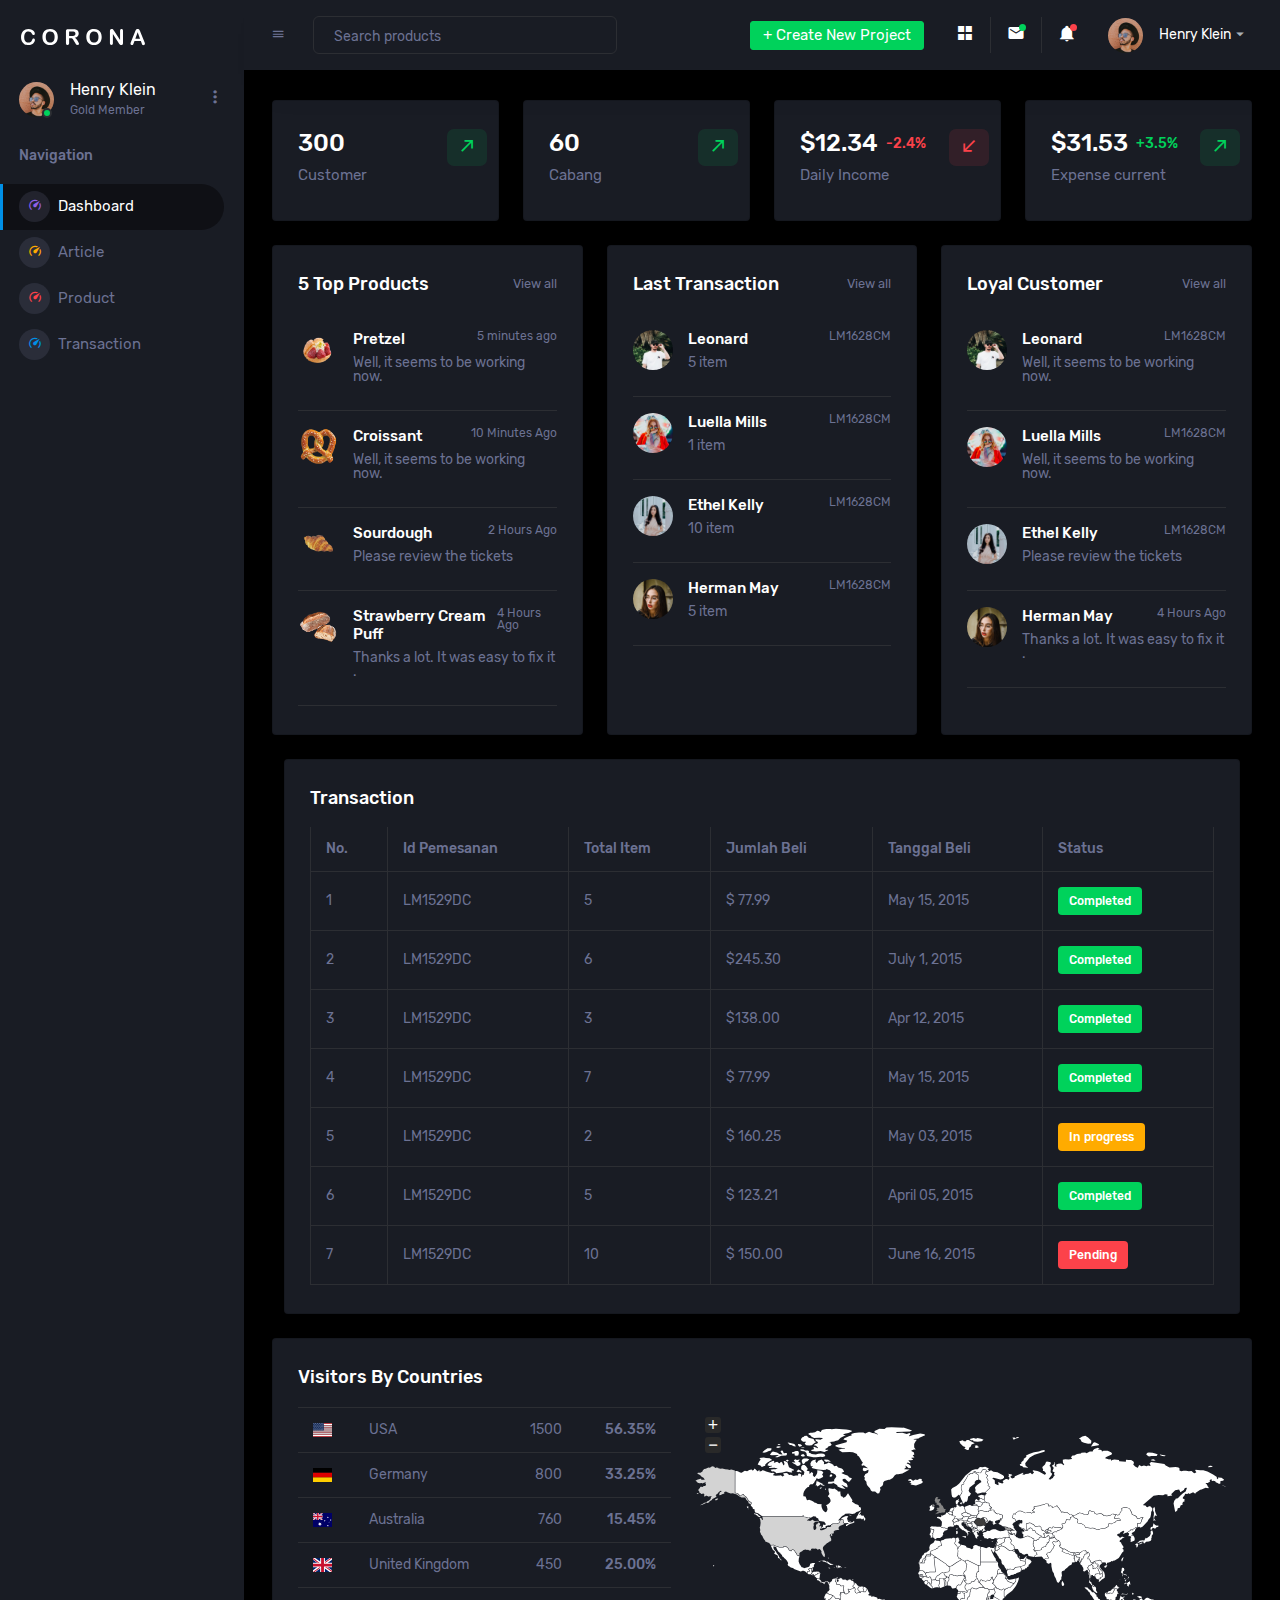
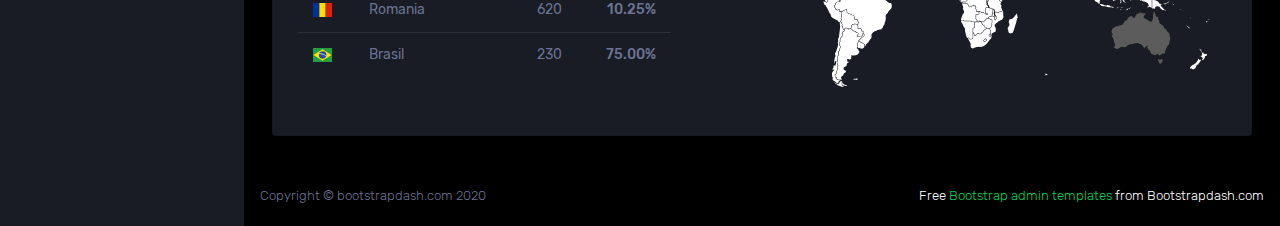
<file: template/index.html>
<!DOCTYPE html>
<html lang="en">
  <head>
    <!-- Required meta tags -->
    <meta charset="utf-8">
    <meta name="viewport" content="width=device-width, initial-scale=1, shrink-to-fit=no">
    <title>Corona Admin</title>
    <!-- plugins:css -->
    <link rel="stylesheet" href="assets/vendors/mdi/css/materialdesignicons.min.css">
    <link rel="stylesheet" href="assets/vendors/css/vendor.bundle.base.css">
    <!-- endinject -->
    <!-- Plugin css for this page -->
    <link rel="stylesheet" href="assets/vendors/jvectormap/jquery-jvectormap.css">
    <link rel="stylesheet" href="assets/vendors/flag-icon-css/css/flag-icon.min.css">
    <link rel="stylesheet" href="assets/vendors/owl-carousel-2/owl.carousel.min.css">
    <link rel="stylesheet" href="assets/vendors/owl-carousel-2/owl.theme.default.min.css">
    <!-- End plugin css for this page -->
    <!-- inject:css -->
    <!-- endinject -->
    <!-- Layout styles -->
    <link rel="stylesheet" href="assets/css/style.css">
    <!-- End layout styles -->
    <link rel="shortcut icon" href="assets/images/favicon.png" />
  </head>
  <body>
    <div class="container-scroller">
      <!-- partial:partials/_sidebar.html -->
      <nav class="sidebar sidebar-offcanvas" id="sidebar">
        <div class="sidebar-brand-wrapper d-none d-lg-flex align-items-center justify-content-center fixed-top">
          <a class="sidebar-brand brand-logo" href="index.html"><img src="assets/images/logo.svg" alt="logo" /></a>
          <a class="sidebar-brand brand-logo-mini" href="index.html"><img src="assets/images/logo-mini.svg" alt="logo" /></a>
        </div>
        <ul class="nav">
          <li class="nav-item profile">
            <div class="profile-desc">
              <div class="profile-pic">
                <div class="count-indicator">
                  <img class="img-xs rounded-circle " src="assets/images/faces/face15.jpg" alt="">
                  <span class="count bg-success"></span>
                </div>
                <div class="profile-name">
                  <h5 class="mb-0 font-weight-normal">Henry Klein</h5>
                  <span>Gold Member</span>
                </div>
              </div>
              <a href="#" id="profile-dropdown" data-toggle="dropdown"><i class="mdi mdi-dots-vertical"></i></a>
              <div class="dropdown-menu dropdown-menu-right sidebar-dropdown preview-list" aria-labelledby="profile-dropdown">
                <a href="#" class="dropdown-item preview-item">
                  <div class="preview-thumbnail">
                    <div class="preview-icon bg-dark rounded-circle">
                      <i class="mdi mdi-settings text-primary"></i>
                    </div>
                  </div>
                  <div class="preview-item-content">
                    <p class="preview-subject ellipsis mb-1 text-small">Account settings</p>
                  </div>
                </a>
                <div class="dropdown-divider"></div>
                <a href="#" class="dropdown-item preview-item">
                  <div class="preview-thumbnail">
                    <div class="preview-icon bg-dark rounded-circle">
                      <i class="mdi mdi-onepassword  text-info"></i>
                    </div>
                  </div>
                  <div class="preview-item-content">
                    <p class="preview-subject ellipsis mb-1 text-small">Change Password</p>
                  </div>
                </a>
                <div class="dropdown-divider"></div>
                <a href="#" class="dropdown-item preview-item">
                  <div class="preview-thumbnail">
                    <div class="preview-icon bg-dark rounded-circle">
                      <i class="mdi mdi-calendar-today text-success"></i>
                    </div>
                  </div>
                  <div class="preview-item-content">
                    <p class="preview-subject ellipsis mb-1 text-small">To-do list</p>
                  </div>
                </a>
              </div>
            </div>
          </li>
          <li class="nav-item nav-category">
            <span class="nav-link">Navigation</span>
          </li>
          <li class="nav-item menu-items">
            <a class="nav-link" href="index.html">
              <span class="menu-icon">
                <i class="mdi mdi-speedometer"></i>
              </span>
              <span class="menu-title">Dashboard</span>
            </a>
          </li>
          <li class="nav-item menu-items">
            <a class="nav-link" href="pages/tables/artikel.html">
              <span class="menu-icon">
                <i class="mdi mdi-speedometer"></i>
              </span>
              <span class="menu-title">Article</span>
            </a>
          </li>
          <li class="nav-item menu-items">
            <a class="nav-link" href="pages/tables/product.html">
              <span class="menu-icon">
                <i class="mdi mdi-speedometer"></i>
              </span>
              <span class="menu-title">Product</span>
            </a>
          </li>
          <li class="nav-item menu-items">
            <a class="nav-link" href="pages/tables/transaction.html">
              <span class="menu-icon">
                <i class="mdi mdi-speedometer"></i>
              </span>
              <span class="menu-title">Transaction</span>
            </a>
          </li>


        </ul>
      </nav>
      <!-- partial -->
      <div class="container-fluid page-body-wrapper">
        <!-- partial:partials/_navbar.html -->
        <nav class="navbar p-0 fixed-top d-flex flex-row">
          <div class="navbar-brand-wrapper d-flex d-lg-none align-items-center justify-content-center">
            <a class="navbar-brand brand-logo-mini" href="index.html"><img src="assets/images/logo-mini.svg" alt="logo" /></a>
          </div>
          <div class="navbar-menu-wrapper flex-grow d-flex align-items-stretch">
            <button class="navbar-toggler navbar-toggler align-self-center" type="button" data-toggle="minimize">
              <span class="mdi mdi-menu"></span>
            </button>
            <ul class="navbar-nav w-100">
              <li class="nav-item w-100">
                <form class="nav-link mt-2 mt-md-0 d-none d-lg-flex search">
                  <input type="text" class="form-control" placeholder="Search products">
                </form>
              </li>
            </ul>
            <ul class="navbar-nav navbar-nav-right">
              <li class="nav-item dropdown d-none d-lg-block">
                <a class="nav-link btn btn-success create-new-button" id="createbuttonDropdown" data-toggle="dropdown" aria-expanded="false" href="#">+ Create New Project</a>
                <div class="dropdown-menu dropdown-menu-right navbar-dropdown preview-list" aria-labelledby="createbuttonDropdown">
                  <h6 class="p-3 mb-0">Projects</h6>
                  <div class="dropdown-divider"></div>
                  <a class="dropdown-item preview-item">
                    <div class="preview-thumbnail">
                      <div class="preview-icon bg-dark rounded-circle">
                        <i class="mdi mdi-file-outline text-primary"></i>
                      </div>
                    </div>
                    <div class="preview-item-content">
                      <p class="preview-subject ellipsis mb-1">Software Development</p>
                    </div>
                  </a>
                  <div class="dropdown-divider"></div>
                  <a class="dropdown-item preview-item">
                    <div class="preview-thumbnail">
                      <div class="preview-icon bg-dark rounded-circle">
                        <i class="mdi mdi-web text-info"></i>
                      </div>
                    </div>
                    <div class="preview-item-content">
                      <p class="preview-subject ellipsis mb-1">UI Development</p>
                    </div>
                  </a>
                  <div class="dropdown-divider"></div>
                  <a class="dropdown-item preview-item">
                    <div class="preview-thumbnail">
                      <div class="preview-icon bg-dark rounded-circle">
                        <i class="mdi mdi-layers text-danger"></i>
                      </div>
                    </div>
                    <div class="preview-item-content">
                      <p class="preview-subject ellipsis mb-1">Software Testing</p>
                    </div>
                  </a>
                  <div class="dropdown-divider"></div>
                  <p class="p-3 mb-0 text-center">See all projects</p>
                </div>
              </li>
              <li class="nav-item nav-settings d-none d-lg-block">
                <a class="nav-link" href="#">
                  <i class="mdi mdi-view-grid"></i>
                </a>
              </li>
              <li class="nav-item dropdown border-left">
                <a class="nav-link count-indicator dropdown-toggle" id="messageDropdown" href="#" data-toggle="dropdown" aria-expanded="false">
                  <i class="mdi mdi-email"></i>
                  <span class="count bg-success"></span>
                </a>
                <div class="dropdown-menu dropdown-menu-right navbar-dropdown preview-list" aria-labelledby="messageDropdown">
                  <h6 class="p-3 mb-0">Messages</h6>
                  <div class="dropdown-divider"></div>
                  <a class="dropdown-item preview-item">
                    <div class="preview-thumbnail">
                      <img src="assets/images/faces/face4.jpg" alt="image" class="rounded-circle profile-pic">
                    </div>
                    <div class="preview-item-content">
                      <p class="preview-subject ellipsis mb-1">Mark send you a message</p>
                      <p class="text-muted mb-0"> 1 Minutes ago </p>
                    </div>
                  </a>
                  <div class="dropdown-divider"></div>
                  <a class="dropdown-item preview-item">
                    <div class="preview-thumbnail">
                      <img src="assets/images/faces/face2.jpg" alt="image" class="rounded-circle profile-pic">
                    </div>
                    <div class="preview-item-content">
                      <p class="preview-subject ellipsis mb-1">Cregh send you a message</p>
                      <p class="text-muted mb-0"> 15 Minutes ago </p>
                    </div>
                  </a>
                  <div class="dropdown-divider"></div>
                  <a class="dropdown-item preview-item">
                    <div class="preview-thumbnail">
                      <img src="assets/images/faces/face3.jpg" alt="image" class="rounded-circle profile-pic">
                    </div>
                    <div class="preview-item-content">
                      <p class="preview-subject ellipsis mb-1">Profile picture updated</p>
                      <p class="text-muted mb-0"> 18 Minutes ago </p>
                    </div>
                  </a>
                  <div class="dropdown-divider"></div>
                  <p class="p-3 mb-0 text-center">4 new messages</p>
                </div>
              </li>
              <li class="nav-item dropdown border-left">
                <a class="nav-link count-indicator dropdown-toggle" id="notificationDropdown" href="#" data-toggle="dropdown">
                  <i class="mdi mdi-bell"></i>
                  <span class="count bg-danger"></span>
                </a>
                <div class="dropdown-menu dropdown-menu-right navbar-dropdown preview-list" aria-labelledby="notificationDropdown">
                  <h6 class="p-3 mb-0">Notifications</h6>
                  <div class="dropdown-divider"></div>
                  <a class="dropdown-item preview-item">
                    <div class="preview-thumbnail">
                      <div class="preview-icon bg-dark rounded-circle">
                        <i class="mdi mdi-calendar text-success"></i>
                      </div>
                    </div>
                    <div class="preview-item-content">
                      <p class="preview-subject mb-1">Event today</p>
                      <p class="text-muted ellipsis mb-0"> Just a reminder that you have an event today </p>
                    </div>
                  </a>
                  <div class="dropdown-divider"></div>
                  <a class="dropdown-item preview-item">
                    <div class="preview-thumbnail">
                      <div class="preview-icon bg-dark rounded-circle">
                        <i class="mdi mdi-settings text-danger"></i>
                      </div>
                    </div>
                    <div class="preview-item-content">
                      <p class="preview-subject mb-1">Settings</p>
                      <p class="text-muted ellipsis mb-0"> Update dashboard </p>
                    </div>
                  </a>
                  <div class="dropdown-divider"></div>
                  <a class="dropdown-item preview-item">
                    <div class="preview-thumbnail">
                      <div class="preview-icon bg-dark rounded-circle">
                        <i class="mdi mdi-link-variant text-warning"></i>
                      </div>
                    </div>
                    <div class="preview-item-content">
                      <p class="preview-subject mb-1">Launch Admin</p>
                      <p class="text-muted ellipsis mb-0"> New admin wow! </p>
                    </div>
                  </a>
                  <div class="dropdown-divider"></div>
                  <p class="p-3 mb-0 text-center">See all notifications</p>
                </div>
              </li>
              <li class="nav-item dropdown">
                <a class="nav-link" id="profileDropdown" href="#" data-toggle="dropdown">
                  <div class="navbar-profile">
                    <img class="img-xs rounded-circle" src="assets/images/faces/face15.jpg" alt="">
                    <p class="mb-0 d-none d-sm-block navbar-profile-name">Henry Klein</p>
                    <i class="mdi mdi-menu-down d-none d-sm-block"></i>
                  </div>
                </a>
                <div class="dropdown-menu dropdown-menu-right navbar-dropdown preview-list" aria-labelledby="profileDropdown">
                  <h6 class="p-3 mb-0">Profile</h6>
                  <div class="dropdown-divider"></div>
                  <a class="dropdown-item preview-item">
                    <div class="preview-thumbnail">
                      <div class="preview-icon bg-dark rounded-circle">
                        <i class="mdi mdi-settings text-success"></i>
                      </div>
                    </div>
                    <div class="preview-item-content">
                      <p class="preview-subject mb-1">Settings</p>
                    </div>
                  </a>
                  <div class="dropdown-divider"></div>
                  <a class="dropdown-item preview-item">
                    <div class="preview-thumbnail">
                      <div class="preview-icon bg-dark rounded-circle">
                        <i class="mdi mdi-logout text-danger"></i>
                      </div>
                    </div>
                    <div class="preview-item-content">
                      <p class="preview-subject mb-1">Log out</p>
                    </div>
                  </a>
                  <div class="dropdown-divider"></div>
                  <p class="p-3 mb-0 text-center">Advanced settings</p>
                </div>
              </li>
            </ul>
            <button class="navbar-toggler navbar-toggler-right d-lg-none align-self-center" type="button" data-toggle="offcanvas">
              <span class="mdi mdi-format-line-spacing"></span>
            </button>
          </div>
        </nav>
        <!-- partial -->
        <div class="main-panel">
          <div class="content-wrapper">
            
            <div class="row">
              <div class="col-xl-3 col-sm-6 grid-margin stretch-card">
                <div class="card">
                  <div class="card-body">
                    <div class="row">
                      <div class="col-9">
                        <div class="d-flex align-items-center align-self-start">
                          <h3 class="mb-0">300</h3>
                        </div>
                      </div>
                      <div class="col-3">
                        <div class="icon icon-box-success ">
                          <span class="mdi mdi-arrow-top-right icon-item"></span>
                        </div>
                      </div>
                    </div>
                    <h6 class="text-muted font-weight-normal">Customer</h6>
                  </div>
                </div>
              </div>
              <div class="col-xl-3 col-sm-6 grid-margin stretch-card">
                <div class="card">
                  <div class="card-body">
                    <div class="row">
                      <div class="col-9">
                        <div class="d-flex align-items-center align-self-start">
                          <h3 class="mb-0">60</h3>
                        </div>
                      </div>
                      <div class="col-3">
                        <div class="icon icon-box-success">
                          <span class="mdi mdi-arrow-top-right icon-item"></span>
                        </div>
                      </div>
                    </div>
                    <h6 class="text-muted font-weight-normal">Cabang</h6>
                  </div>
                </div>
              </div>
              <div class="col-xl-3 col-sm-6 grid-margin stretch-card">
                <div class="card">
                  <div class="card-body">
                    <div class="row">
                      <div class="col-9">
                        <div class="d-flex align-items-center align-self-start">
                          <h3 class="mb-0">$12.34</h3>
                          <p class="text-danger ml-2 mb-0 font-weight-medium">-2.4%</p>
                        </div>
                      </div>
                      <div class="col-3">
                        <div class="icon icon-box-danger">
                          <span class="mdi mdi-arrow-bottom-left icon-item"></span>
                        </div>
                      </div>
                    </div>
                    <h6 class="text-muted font-weight-normal">Daily Income</h6>
                  </div>
                </div>
              </div>
              <div class="col-xl-3 col-sm-6 grid-margin stretch-card">
                <div class="card">
                  <div class="card-body">
                    <div class="row">
                      <div class="col-9">
                        <div class="d-flex align-items-center align-self-start">
                          <h3 class="mb-0">$31.53</h3>
                          <p class="text-success ml-2 mb-0 font-weight-medium">+3.5%</p>
                        </div>
                      </div>
                      <div class="col-3">
                        <div class="icon icon-box-success ">
                          <span class="mdi mdi-arrow-top-right icon-item"></span>
                        </div>
                      </div>
                    </div>
                    <h6 class="text-muted font-weight-normal">Expense current</h6>
                  </div>
                </div>
              </div>
            </div>
            <div class="row">
              <div class="col-md-6 col-xl-4 grid-margin stretch-card">
                <div class="card">
                  <div class="card-body">
                    <div class="d-flex flex-row justify-content-between">
                      <h4 class="card-title">5 Top Products</h4>
                      <p class="text-muted mb-1 small">View all</p>
                    </div>
                    <div class="preview-list">
                      <div class="preview-item border-bottom">
                        <div class="preview-thumbnail">
                          <img src="assets/images/faces/product-img-6.jpg" alt="image" class="rounded-circle" />
                        </div>
                        <div class="preview-item-content d-flex flex-grow">
                          <div class="flex-grow">
                            <div class="d-flex d-md-block d-xl-flex justify-content-between">
                              <h6 class="preview-subject">Pretzel</h6>
                              <p class="text-muted text-small">5 minutes ago</p>
                            </div>
                            <p class="text-muted">Well, it seems to be working now.</p>
                          </div>
                        </div>
                      </div>
                      <div class="preview-item border-bottom">
                        <div class="preview-thumbnail">
                          <img src="assets/images/faces/product-img-1.jpg" alt="image" class="rounded-circle" />
                        </div>
                        <div class="preview-item-content d-flex flex-grow">
                          <div class="flex-grow">
                            <div class="d-flex d-md-block d-xl-flex justify-content-between">
                              <h6 class="preview-subject">Croissant</h6>
                              <p class="text-muted text-small">10 Minutes Ago</p>
                            </div>
                            <p class="text-muted">Well, it seems to be working now.</p>
                          </div>
                        </div>
                      </div>
                      <div class="preview-item border-bottom">
                        <div class="preview-thumbnail">
                          <img src="assets/images/faces/product-img-5.jpg" alt="image" class="rounded-circle" />
                        </div>
                        <div class="preview-item-content d-flex flex-grow">
                          <div class="flex-grow">
                            <div class="d-flex d-md-block d-xl-flex justify-content-between">
                              <h6 class="preview-subject">Sourdough</h6>
                              <p class="text-muted text-small">2 Hours Ago</p>
                            </div>
                            <p class="text-muted">Please review the tickets</p>
                          </div>
                        </div>
                      </div>
                      <div class="preview-item border-bottom">
                        <div class="preview-thumbnail">
                          <img src="assets/images/faces/product-img-2.jpg" alt="image" class="rounded-circle" />
                        </div>
                        <div class="preview-item-content d-flex flex-grow">
                          <div class="flex-grow">
                            <div class="d-flex d-md-block d-xl-flex justify-content-between">
                              <h6 class="preview-subject">Strawberry Cream Puff</h6>
                              <p class="text-muted text-small">4 Hours Ago</p>
                            </div>
                            <p class="text-muted">Thanks a lot. It was easy to fix it .</p>
                          </div>
                        </div>
                      </div>
                    </div>
                  </div>
                </div>
              </div>
              <div class="col-md-8 col-xl-4 grid-margin stretch-card">
                <div class="card">
                  <div class="card-body">
                    <div class="d-flex flex-row justify-content-between">
                      <h4 class="card-title">Last Transaction</h4>
                      <p class="text-muted mb-1 small">View all</p>
                    </div>
                    <div class="preview-list">
                      <div class="preview-item border-bottom">
                        <div class="preview-thumbnail">
                          <img src="assets/images/faces/face6.jpg" alt="image" class="rounded-circle" />
                        </div>
                        <div class="preview-item-content d-flex flex-grow">
                          <div class="flex-grow">
                            <div class="d-flex d-md-block d-xl-flex justify-content-between">
                              <h6 class="preview-subject">Leonard</h6>
                              <p class="text-muted text-small">LM1628CM</p>
                            </div>
                            <p class="text-muted">5 item</p>
                          </div>
                        </div>
                      </div>
                      <div class="preview-item border-bottom">
                        <div class="preview-thumbnail">
                          <img src="assets/images/faces/face8.jpg" alt="image" class="rounded-circle" />
                        </div>
                        <div class="preview-item-content d-flex flex-grow">
                          <div class="flex-grow">
                            <div class="d-flex d-md-block d-xl-flex justify-content-between">
                              <h6 class="preview-subject">Luella Mills</h6>
                              <p class="text-muted text-small">LM1628CM</p>
                            </div>
                            <p class="text-muted">1 item</p>
                          </div>
                        </div>
                      </div>
                      <div class="preview-item border-bottom">
                        <div class="preview-thumbnail">
                          <img src="assets/images/faces/face9.jpg" alt="image" class="rounded-circle" />
                        </div>
                        <div class="preview-item-content d-flex flex-grow">
                          <div class="flex-grow">
                            <div class="d-flex d-md-block d-xl-flex justify-content-between">
                              <h6 class="preview-subject">Ethel Kelly</h6>
                              <p class="text-muted text-small">LM1628CM</p>
                            </div>
                            <p class="text-muted">10 item</p>
                          </div>
                        </div>
                      </div>
                      <div class="preview-item border-bottom">
                        <div class="preview-thumbnail">
                          <img src="assets/images/faces/face11.jpg" alt="image" class="rounded-circle" />
                        </div>
                        <div class="preview-item-content d-flex flex-grow">
                          <div class="flex-grow">
                            <div class="d-flex d-md-block d-xl-flex justify-content-between">
                              <h6 class="preview-subject">Herman May</h6>
                              <p class="text-muted text-small">LM1628CM</p>
                            </div>
                            <p class="text-muted">5 item</p>
                          </div>
                        </div>
                      </div>
                    </div>
                  </div>
                </div>
              </div>
              <div class="col-md-6 col-xl-4 grid-margin stretch-card">
                <div class="card">
                  <div class="card-body">
                    <div class="d-flex flex-row justify-content-between">
                      <h4 class="card-title">Loyal Customer</h4>
                      <p class="text-muted mb-1 small">View all</p>
                    </div>
                    <div class="preview-list">
                      <div class="preview-item border-bottom">
                        <div class="preview-thumbnail">
                          <img src="assets/images/faces/face6.jpg" alt="image" class="rounded-circle" />
                        </div>
                        <div class="preview-item-content d-flex flex-grow">
                          <div class="flex-grow">
                            <div class="d-flex d-md-block d-xl-flex justify-content-between">
                              <h6 class="preview-subject">Leonard</h6>
                              <p class="text-muted text-small">LM1628CM</p>
                            </div>
                            <p class="text-muted">Well, it seems to be working now.</p>
                          </div>
                        </div>
                      </div>
                      <div class="preview-item border-bottom">
                        <div class="preview-thumbnail">
                          <img src="assets/images/faces/face8.jpg" alt="image" class="rounded-circle" />
                        </div>
                        <div class="preview-item-content d-flex flex-grow">
                          <div class="flex-grow">
                            <div class="d-flex d-md-block d-xl-flex justify-content-between">
                              <h6 class="preview-subject">Luella Mills</h6>
                              <p class="text-muted text-small">LM1628CM</p>
                            </div>
                            <p class="text-muted">Well, it seems to be working now.</p>
                          </div>
                        </div>
                      </div>
                      <div class="preview-item border-bottom">
                        <div class="preview-thumbnail">
                          <img src="assets/images/faces/face9.jpg" alt="image" class="rounded-circle" />
                        </div>
                        <div class="preview-item-content d-flex flex-grow">
                          <div class="flex-grow">
                            <div class="d-flex d-md-block d-xl-flex justify-content-between">
                              <h6 class="preview-subject">Ethel Kelly</h6>
                              <p class="text-muted text-small">LM1628CM</p>
                            </div>
                            <p class="text-muted">Please review the tickets</p>
                          </div>
                        </div>
                      </div>
                      <div class="preview-item border-bottom">
                        <div class="preview-thumbnail">
                          <img src="assets/images/faces/face11.jpg" alt="image" class="rounded-circle" />
                        </div>
                        <div class="preview-item-content d-flex flex-grow">
                          <div class="flex-grow">
                            <div class="d-flex d-md-block d-xl-flex justify-content-between">
                              <h6 class="preview-subject">Herman May</h6>
                              <p class="text-muted text-small">4 Hours Ago</p>
                            </div>
                            <p class="text-muted">Thanks a lot. It was easy to fix it .</p>
                          </div>
                        </div>
                      </div>
                    </div>
                  </div>
                </div>
              </div>
            </div>
            <div class="col-lg-12 grid-margin stretch-card">
              <div class="card">
                <div class="card-body">
                  <h4 class="card-title">Transaction</h4>
                  
                  <div class="table-responsive">
                    <table class="table table-bordered">
                      <thead>
                        <tr>
                          <th> No. </th>
                          <th> Id Pemesanan </th>
                          <th> Total Item </th>
                          <th>  Jumlah Beli </th>
                          <th> Tanggal Beli</th>
                          <th> Status</th>
                        </tr>
                      </thead>
                      <tbody>
                        <tr>
                          <td> 1 </td>
                          <td> LM1529DC </td>
                          <td>
                            5
                          </td>
                          <td> $ 77.99 </td>
                          <td> May 15, 2015 </td>
                          <td><label class="badge badge-success">Completed</label></td>

                        </tr>
                        <tr>
                          <td> 2 </td>
                          <td> LM1529DC </td>
                          <td>
                            6
                          </td>
                          <td> $245.30 </td>
                          <td> July 1, 2015 </td>
                          <td><label class="badge badge-success">Completed</label></td>

                        </tr>
                        <tr>
                          <td> 3 </td>
                          <td> LM1529DC </td>
                          <td>
                            3
                          </td>
                          <td> $138.00 </td>
                          <td> Apr 12, 2015 </td>
                          <td><label class="badge badge-success">Completed</label></td>

                        </tr>
                        <tr>
                          <td> 4 </td>
                          <td> LM1529DC </td>
                          <td>
                            7
                          </td>
                          <td> $ 77.99 </td>
                          <td> May 15, 2015 </td>
                          <td><label class="badge badge-success">Completed</label></td>

                        </tr>
                        <tr>
                          <td> 5 </td>
                          <td> LM1529DC </td>
                          <td>
                            2
                          </td>
                          <td> $ 160.25 </td>
                          <td> May 03, 2015 </td>
                          <td><label class="badge badge-warning">In progress</label></td>
                        </tr>
                        <tr>
                          <td> 6 </td>
                          <td> LM1529DC </td>
                          <td>
                            5
                          </td>
                          <td> $ 123.21 </td>
                          <td> April 05, 2015 </td>
                          <td><label class="badge badge-success">Completed</label></td>

                        </tr>
                        <tr>
                          <td> 7 </td>
                          <td> LM1529DC </td>
                          <td>
                            10
                          </td>
                          <td> $ 150.00 </td>
                          <td> June 16, 2015 </td>
                          <td><label class="badge badge-danger">Pending</label></td>
                        </tr>
                      </tbody>
                    </table>
                  </div>
                </div>
              </div>
            </div>
           
            <div class="row">
              <div class="col-12">
                <div class="card">
                  <div class="card-body">
                    <h4 class="card-title">Visitors by Countries</h4>
                    <div class="row">
                      <div class="col-md-5">
                        <div class="table-responsive">
                          <table class="table">
                            <tbody>
                              <tr>
                                <td>
                                  <i class="flag-icon flag-icon-us"></i>
                                </td>
                                <td>USA</td>
                                <td class="text-right"> 1500 </td>
                                <td class="text-right font-weight-medium"> 56.35% </td>
                              </tr>
                              <tr>
                                <td>
                                  <i class="flag-icon flag-icon-de"></i>
                                </td>
                                <td>Germany</td>
                                <td class="text-right"> 800 </td>
                                <td class="text-right font-weight-medium"> 33.25% </td>
                              </tr>
                              <tr>
                                <td>
                                  <i class="flag-icon flag-icon-au"></i>
                                </td>
                                <td>Australia</td>
                                <td class="text-right"> 760 </td>
                                <td class="text-right font-weight-medium"> 15.45% </td>
                              </tr>
                              <tr>
                                <td>
                                  <i class="flag-icon flag-icon-gb"></i>
                                </td>
                                <td>United Kingdom</td>
                                <td class="text-right"> 450 </td>
                                <td class="text-right font-weight-medium"> 25.00% </td>
                              </tr>
                              <tr>
                                <td>
                                  <i class="flag-icon flag-icon-ro"></i>
                                </td>
                                <td>Romania</td>
                                <td class="text-right"> 620 </td>
                                <td class="text-right font-weight-medium"> 10.25% </td>
                              </tr>
                              <tr>
                                <td>
                                  <i class="flag-icon flag-icon-br"></i>
                                </td>
                                <td>Brasil</td>
                                <td class="text-right"> 230 </td>
                                <td class="text-right font-weight-medium"> 75.00% </td>
                              </tr>
                            </tbody>
                          </table>
                        </div>
                      </div>
                      <div class="col-md-7">
                        <div id="audience-map" class="vector-map"></div>
                      </div>
                    </div>
                  </div>
                </div>
              </div>
            </div>
          </div>
          <!-- content-wrapper ends -->
          <!-- partial:partials/_footer.html -->
          <footer class="footer">
            <div class="d-sm-flex justify-content-center justify-content-sm-between">
              <span class="text-muted d-block text-center text-sm-left d-sm-inline-block">Copyright © bootstrapdash.com 2020</span>
              <span class="float-none float-sm-right d-block mt-1 mt-sm-0 text-center"> Free <a href="https://www.bootstrapdash.com/bootstrap-admin-template/" target="_blank">Bootstrap admin templates</a> from Bootstrapdash.com</span>
            </div>
          </footer>
          <!-- partial -->
        </div>
        <!-- main-panel ends -->
      </div>
      <!-- page-body-wrapper ends -->
    </div>
    <!-- container-scroller -->
    <!-- plugins:js -->
    <script src="assets/vendors/js/vendor.bundle.base.js"></script>
    <!-- endinject -->
    <!-- Plugin js for this page -->
    <script src="assets/vendors/chart.js/Chart.min.js"></script>
    <script src="assets/vendors/progressbar.js/progressbar.min.js"></script>
    <script src="assets/vendors/jvectormap/jquery-jvectormap.min.js"></script>
    <script src="assets/vendors/jvectormap/jquery-jvectormap-world-mill-en.js"></script>
    <script src="assets/vendors/owl-carousel-2/owl.carousel.min.js"></script>
    <!-- End plugin js for this page -->
    <!-- inject:js -->
    <script src="assets/js/off-canvas.js"></script>
    <script src="assets/js/hoverable-collapse.js"></script>
    <script src="assets/js/misc.js"></script>
    <script src="assets/js/settings.js"></script>
    <script src="assets/js/todolist.js"></script>
    <!-- endinject -->
    <!-- Custom js for this page -->
    <script src="assets/js/dashboard.js"></script>
    <!-- End custom js for this page -->
  </body>
</html>
</file>
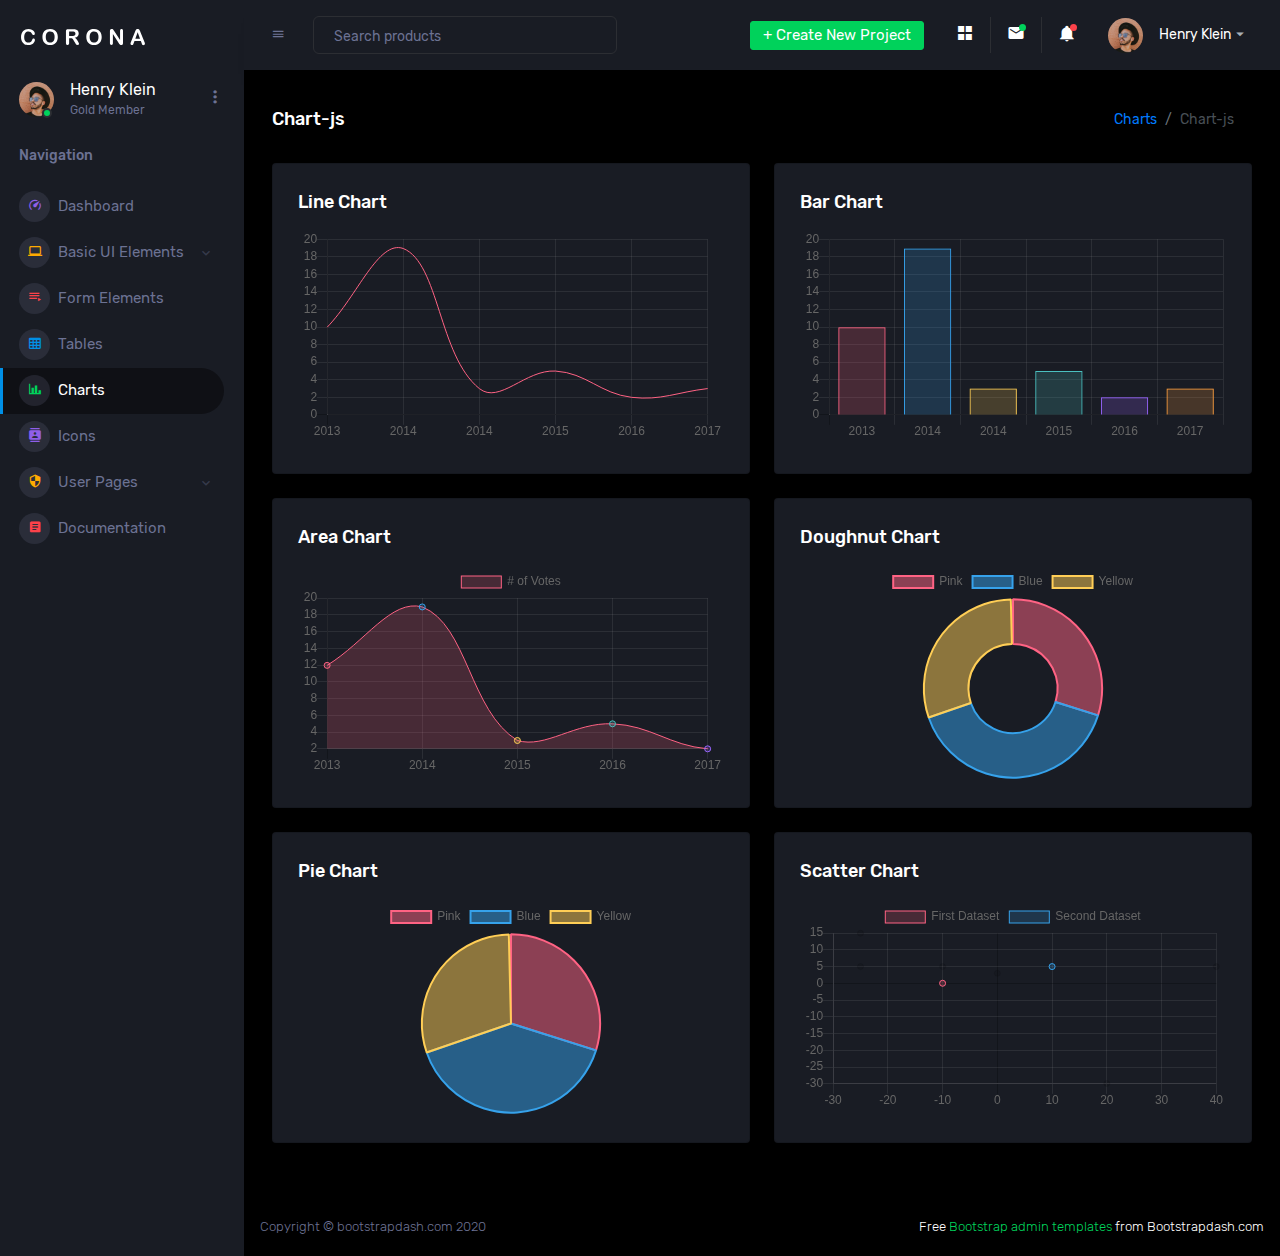
<file: template/pages/charts/chartjs.html>
<!DOCTYPE html>
<html lang="en">
  <head>
    <!-- Required meta tags -->
    <meta charset="utf-8">
    <meta name="viewport" content="width=device-width, initial-scale=1, shrink-to-fit=no">
    <title>Corona Admin</title>
    <!-- plugins:css -->
    <link rel="stylesheet" href="../../assets/vendors/mdi/css/materialdesignicons.min.css">
    <link rel="stylesheet" href="../../assets/vendors/css/vendor.bundle.base.css">
    <!-- endinject -->
    <!-- Plugin css for this page -->
    <!-- End Plugin css for this page -->
    <!-- inject:css -->
    <!-- endinject -->
    <!-- Layout styles -->
    <link rel="stylesheet" href="../../assets/css/style.css">
    <!-- End layout styles -->
    <link rel="shortcut icon" href="../../assets/images/favicon.png" />
  </head>
  <body>
    <div class="container-scroller">
      <!-- partial:../../partials/_sidebar.html -->
      <nav class="sidebar sidebar-offcanvas" id="sidebar">
        <div class="sidebar-brand-wrapper d-none d-lg-flex align-items-center justify-content-center fixed-top">
          <a class="sidebar-brand brand-logo" href="../../index.html"><img src="../../assets/images/logo.svg" alt="logo" /></a>
          <a class="sidebar-brand brand-logo-mini" href="../../index.html"><img src="../../assets/images/logo-mini.svg" alt="logo" /></a>
        </div>
        <ul class="nav">
          <li class="nav-item profile">
            <div class="profile-desc">
              <div class="profile-pic">
                <div class="count-indicator">
                  <img class="img-xs rounded-circle " src="../../assets/images/faces/face15.jpg" alt="">
                  <span class="count bg-success"></span>
                </div>
                <div class="profile-name">
                  <h5 class="mb-0 font-weight-normal">Henry Klein</h5>
                  <span>Gold Member</span>
                </div>
              </div>
              <a href="#" id="profile-dropdown" data-toggle="dropdown"><i class="mdi mdi-dots-vertical"></i></a>
              <div class="dropdown-menu dropdown-menu-right sidebar-dropdown preview-list" aria-labelledby="profile-dropdown">
                <a href="#" class="dropdown-item preview-item">
                  <div class="preview-thumbnail">
                    <div class="preview-icon bg-dark rounded-circle">
                      <i class="mdi mdi-settings text-primary"></i>
                    </div>
                  </div>
                  <div class="preview-item-content">
                    <p class="preview-subject ellipsis mb-1 text-small">Account settings</p>
                  </div>
                </a>
                <div class="dropdown-divider"></div>
                <a href="#" class="dropdown-item preview-item">
                  <div class="preview-thumbnail">
                    <div class="preview-icon bg-dark rounded-circle">
                      <i class="mdi mdi-onepassword  text-info"></i>
                    </div>
                  </div>
                  <div class="preview-item-content">
                    <p class="preview-subject ellipsis mb-1 text-small">Change Password</p>
                  </div>
                </a>
                <div class="dropdown-divider"></div>
                <a href="#" class="dropdown-item preview-item">
                  <div class="preview-thumbnail">
                    <div class="preview-icon bg-dark rounded-circle">
                      <i class="mdi mdi-calendar-today text-success"></i>
                    </div>
                  </div>
                  <div class="preview-item-content">
                    <p class="preview-subject ellipsis mb-1 text-small">To-do list</p>
                  </div>
                </a>
              </div>
            </div>
          </li>
          <li class="nav-item nav-category">
            <span class="nav-link">Navigation</span>
          </li>
          <li class="nav-item menu-items">
            <a class="nav-link" href="../../index.html">
              <span class="menu-icon">
                <i class="mdi mdi-speedometer"></i>
              </span>
              <span class="menu-title">Dashboard</span>
            </a>
          </li>
          <li class="nav-item menu-items">
            <a class="nav-link" data-toggle="collapse" href="#ui-basic" aria-expanded="false" aria-controls="ui-basic">
              <span class="menu-icon">
                <i class="mdi mdi-laptop"></i>
              </span>
              <span class="menu-title">Basic UI Elements</span>
              <i class="menu-arrow"></i>
            </a>
            <div class="collapse" id="ui-basic">
              <ul class="nav flex-column sub-menu">
                <li class="nav-item"> <a class="nav-link" href="../../pages/ui-features/buttons.html">Buttons</a></li>
                <li class="nav-item"> <a class="nav-link" href="../../pages/ui-features/dropdowns.html">Dropdowns</a></li>
                <li class="nav-item"> <a class="nav-link" href="../../pages/ui-features/typography.html">Typography</a></li>
              </ul>
            </div>
          </li>
          <li class="nav-item menu-items">
            <a class="nav-link" href="../../pages/forms/basic_elements.html">
              <span class="menu-icon">
                <i class="mdi mdi-playlist-play"></i>
              </span>
              <span class="menu-title">Form Elements</span>
            </a>
          </li>
          <li class="nav-item menu-items">
            <a class="nav-link" href="../../pages/tables/basic-table.html">
              <span class="menu-icon">
                <i class="mdi mdi-table-large"></i>
              </span>
              <span class="menu-title">Tables</span>
            </a>
          </li>
          <li class="nav-item menu-items">
            <a class="nav-link" href="../../pages/charts/chartjs.html">
              <span class="menu-icon">
                <i class="mdi mdi-chart-bar"></i>
              </span>
              <span class="menu-title">Charts</span>
            </a>
          </li>
          <li class="nav-item menu-items">
            <a class="nav-link" href="../../pages/icons/mdi.html">
              <span class="menu-icon">
                <i class="mdi mdi-contacts"></i>
              </span>
              <span class="menu-title">Icons</span>
            </a>
          </li>
          <li class="nav-item menu-items">
            <a class="nav-link" data-toggle="collapse" href="#auth" aria-expanded="false" aria-controls="auth">
              <span class="menu-icon">
                <i class="mdi mdi-security"></i>
              </span>
              <span class="menu-title">User Pages</span>
              <i class="menu-arrow"></i>
            </a>
            <div class="collapse" id="auth">
              <ul class="nav flex-column sub-menu">
                <li class="nav-item"> <a class="nav-link" href="../../pages/samples/blank-page.html"> Blank Page </a></li>
                <li class="nav-item"> <a class="nav-link" href="../../pages/samples/error-404.html"> 404 </a></li>
                <li class="nav-item"> <a class="nav-link" href="../../pages/samples/error-500.html"> 500 </a></li>
                <li class="nav-item"> <a class="nav-link" href="../../pages/samples/login.html"> Login </a></li>
                <li class="nav-item"> <a class="nav-link" href="../../pages/samples/register.html"> Register </a></li>
              </ul>
            </div>
          </li>
          <li class="nav-item menu-items">
            <a class="nav-link" href="http://www.bootstrapdash.com/demo/corona-free/jquery/documentation/documentation.html">
              <span class="menu-icon">
                <i class="mdi mdi-file-document-box"></i>
              </span>
              <span class="menu-title">Documentation</span>
            </a>
          </li>
        </ul>
      </nav>
      <!-- partial -->
      <div class="container-fluid page-body-wrapper">
        <!-- partial:../../partials/_navbar.html -->
        <nav class="navbar p-0 fixed-top d-flex flex-row">
          <div class="navbar-brand-wrapper d-flex d-lg-none align-items-center justify-content-center">
            <a class="navbar-brand brand-logo-mini" href="../../index.html"><img src="../../assets/images/logo-mini.svg" alt="logo" /></a>
          </div>
          <div class="navbar-menu-wrapper flex-grow d-flex align-items-stretch">
            <button class="navbar-toggler navbar-toggler align-self-center" type="button" data-toggle="minimize">
              <span class="mdi mdi-menu"></span>
            </button>
            <ul class="navbar-nav w-100">
              <li class="nav-item w-100">
                <form class="nav-link mt-2 mt-md-0 d-none d-lg-flex search">
                  <input type="text" class="form-control" placeholder="Search products">
                </form>
              </li>
            </ul>
            <ul class="navbar-nav navbar-nav-right">
              <li class="nav-item dropdown d-none d-lg-block">
                <a class="nav-link btn btn-success create-new-button" id="createbuttonDropdown" data-toggle="dropdown" aria-expanded="false" href="#">+ Create New Project</a>
                <div class="dropdown-menu dropdown-menu-right navbar-dropdown preview-list" aria-labelledby="createbuttonDropdown">
                  <h6 class="p-3 mb-0">Projects</h6>
                  <div class="dropdown-divider"></div>
                  <a class="dropdown-item preview-item">
                    <div class="preview-thumbnail">
                      <div class="preview-icon bg-dark rounded-circle">
                        <i class="mdi mdi-file-outline text-primary"></i>
                      </div>
                    </div>
                    <div class="preview-item-content">
                      <p class="preview-subject ellipsis mb-1">Software Development</p>
                    </div>
                  </a>
                  <div class="dropdown-divider"></div>
                  <a class="dropdown-item preview-item">
                    <div class="preview-thumbnail">
                      <div class="preview-icon bg-dark rounded-circle">
                        <i class="mdi mdi-web text-info"></i>
                      </div>
                    </div>
                    <div class="preview-item-content">
                      <p class="preview-subject ellipsis mb-1">UI Development</p>
                    </div>
                  </a>
                  <div class="dropdown-divider"></div>
                  <a class="dropdown-item preview-item">
                    <div class="preview-thumbnail">
                      <div class="preview-icon bg-dark rounded-circle">
                        <i class="mdi mdi-layers text-danger"></i>
                      </div>
                    </div>
                    <div class="preview-item-content">
                      <p class="preview-subject ellipsis mb-1">Software Testing</p>
                    </div>
                  </a>
                  <div class="dropdown-divider"></div>
                  <p class="p-3 mb-0 text-center">See all projects</p>
                </div>
              </li>
              <li class="nav-item nav-settings d-none d-lg-block">
                <a class="nav-link" href="#">
                  <i class="mdi mdi-view-grid"></i>
                </a>
              </li>
              <li class="nav-item dropdown border-left">
                <a class="nav-link count-indicator dropdown-toggle" id="messageDropdown" href="#" data-toggle="dropdown" aria-expanded="false">
                  <i class="mdi mdi-email"></i>
                  <span class="count bg-success"></span>
                </a>
                <div class="dropdown-menu dropdown-menu-right navbar-dropdown preview-list" aria-labelledby="messageDropdown">
                  <h6 class="p-3 mb-0">Messages</h6>
                  <div class="dropdown-divider"></div>
                  <a class="dropdown-item preview-item">
                    <div class="preview-thumbnail">
                      <img src="../../assets/images/faces/face4.jpg" alt="image" class="rounded-circle profile-pic">
                    </div>
                    <div class="preview-item-content">
                      <p class="preview-subject ellipsis mb-1">Mark send you a message</p>
                      <p class="text-muted mb-0"> 1 Minutes ago </p>
                    </div>
                  </a>
                  <div class="dropdown-divider"></div>
                  <a class="dropdown-item preview-item">
                    <div class="preview-thumbnail">
                      <img src="../../assets/images/faces/face2.jpg" alt="image" class="rounded-circle profile-pic">
                    </div>
                    <div class="preview-item-content">
                      <p class="preview-subject ellipsis mb-1">Cregh send you a message</p>
                      <p class="text-muted mb-0"> 15 Minutes ago </p>
                    </div>
                  </a>
                  <div class="dropdown-divider"></div>
                  <a class="dropdown-item preview-item">
                    <div class="preview-thumbnail">
                      <img src="../../assets/images/faces/face3.jpg" alt="image" class="rounded-circle profile-pic">
                    </div>
                    <div class="preview-item-content">
                      <p class="preview-subject ellipsis mb-1">Profile picture updated</p>
                      <p class="text-muted mb-0"> 18 Minutes ago </p>
                    </div>
                  </a>
                  <div class="dropdown-divider"></div>
                  <p class="p-3 mb-0 text-center">4 new messages</p>
                </div>
              </li>
              <li class="nav-item dropdown border-left">
                <a class="nav-link count-indicator dropdown-toggle" id="notificationDropdown" href="#" data-toggle="dropdown">
                  <i class="mdi mdi-bell"></i>
                  <span class="count bg-danger"></span>
                </a>
                <div class="dropdown-menu dropdown-menu-right navbar-dropdown preview-list" aria-labelledby="notificationDropdown">
                  <h6 class="p-3 mb-0">Notifications</h6>
                  <div class="dropdown-divider"></div>
                  <a class="dropdown-item preview-item">
                    <div class="preview-thumbnail">
                      <div class="preview-icon bg-dark rounded-circle">
                        <i class="mdi mdi-calendar text-success"></i>
                      </div>
                    </div>
                    <div class="preview-item-content">
                      <p class="preview-subject mb-1">Event today</p>
                      <p class="text-muted ellipsis mb-0"> Just a reminder that you have an event today </p>
                    </div>
                  </a>
                  <div class="dropdown-divider"></div>
                  <a class="dropdown-item preview-item">
                    <div class="preview-thumbnail">
                      <div class="preview-icon bg-dark rounded-circle">
                        <i class="mdi mdi-settings text-danger"></i>
                      </div>
                    </div>
                    <div class="preview-item-content">
                      <p class="preview-subject mb-1">Settings</p>
                      <p class="text-muted ellipsis mb-0"> Update dashboard </p>
                    </div>
                  </a>
                  <div class="dropdown-divider"></div>
                  <a class="dropdown-item preview-item">
                    <div class="preview-thumbnail">
                      <div class="preview-icon bg-dark rounded-circle">
                        <i class="mdi mdi-link-variant text-warning"></i>
                      </div>
                    </div>
                    <div class="preview-item-content">
                      <p class="preview-subject mb-1">Launch Admin</p>
                      <p class="text-muted ellipsis mb-0"> New admin wow! </p>
                    </div>
                  </a>
                  <div class="dropdown-divider"></div>
                  <p class="p-3 mb-0 text-center">See all notifications</p>
                </div>
              </li>
              <li class="nav-item dropdown">
                <a class="nav-link" id="profileDropdown" href="#" data-toggle="dropdown">
                  <div class="navbar-profile">
                    <img class="img-xs rounded-circle" src="../../assets/images/faces/face15.jpg" alt="">
                    <p class="mb-0 d-none d-sm-block navbar-profile-name">Henry Klein</p>
                    <i class="mdi mdi-menu-down d-none d-sm-block"></i>
                  </div>
                </a>
                <div class="dropdown-menu dropdown-menu-right navbar-dropdown preview-list" aria-labelledby="profileDropdown">
                  <h6 class="p-3 mb-0">Profile</h6>
                  <div class="dropdown-divider"></div>
                  <a class="dropdown-item preview-item">
                    <div class="preview-thumbnail">
                      <div class="preview-icon bg-dark rounded-circle">
                        <i class="mdi mdi-settings text-success"></i>
                      </div>
                    </div>
                    <div class="preview-item-content">
                      <p class="preview-subject mb-1">Settings</p>
                    </div>
                  </a>
                  <div class="dropdown-divider"></div>
                  <a class="dropdown-item preview-item">
                    <div class="preview-thumbnail">
                      <div class="preview-icon bg-dark rounded-circle">
                        <i class="mdi mdi-logout text-danger"></i>
                      </div>
                    </div>
                    <div class="preview-item-content">
                      <p class="preview-subject mb-1">Log out</p>
                    </div>
                  </a>
                  <div class="dropdown-divider"></div>
                  <p class="p-3 mb-0 text-center">Advanced settings</p>
                </div>
              </li>
            </ul>
            <button class="navbar-toggler navbar-toggler-right d-lg-none align-self-center" type="button" data-toggle="offcanvas">
              <span class="mdi mdi-format-line-spacing"></span>
            </button>
          </div>
        </nav>
        <!-- partial -->
        <div class="main-panel">
          <div class="content-wrapper">
            <div class="page-header">
              <h3 class="page-title"> Chart-js </h3>
              <nav aria-label="breadcrumb">
                <ol class="breadcrumb">
                  <li class="breadcrumb-item"><a href="#">Charts</a></li>
                  <li class="breadcrumb-item active" aria-current="page">Chart-js</li>
                </ol>
              </nav>
            </div>
            <div class="row">
              <div class="col-lg-6 grid-margin stretch-card">
                <div class="card">
                  <div class="card-body">
                    <h4 class="card-title">Line chart</h4>
                    <canvas id="lineChart" style="height:250px"></canvas>
                  </div>
                </div>
              </div>
              <div class="col-lg-6 grid-margin stretch-card">
                <div class="card">
                  <div class="card-body">
                    <h4 class="card-title">Bar chart</h4>
                    <canvas id="barChart" style="height:230px"></canvas>
                  </div>
                </div>
              </div>
            </div>
            <div class="row">
              <div class="col-lg-6 grid-margin stretch-card">
                <div class="card">
                  <div class="card-body">
                    <h4 class="card-title">Area chart</h4>
                    <canvas id="areaChart" style="height:250px"></canvas>
                  </div>
                </div>
              </div>
              <div class="col-lg-6 grid-margin stretch-card">
                <div class="card">
                  <div class="card-body">
                    <h4 class="card-title">Doughnut chart</h4>
                    <canvas id="doughnutChart" style="height:250px"></canvas>
                  </div>
                </div>
              </div>
            </div>
            <div class="row">
              <div class="col-lg-6 grid-margin stretch-card">
                <div class="card">
                  <div class="card-body">
                    <h4 class="card-title">Pie chart</h4>
                    <canvas id="pieChart" style="height:250px"></canvas>
                  </div>
                </div>
              </div>
              <div class="col-lg-6 grid-margin stretch-card">
                <div class="card">
                  <div class="card-body">
                    <h4 class="card-title">Scatter chart</h4>
                    <canvas id="scatterChart" style="height:250px"></canvas>
                  </div>
                </div>
              </div>
            </div>
          </div>
          <!-- content-wrapper ends -->
          <!-- partial:../../partials/_footer.html -->
          <footer class="footer">
            <div class="d-sm-flex justify-content-center justify-content-sm-between">
              <span class="text-muted d-block text-center text-sm-left d-sm-inline-block">Copyright © bootstrapdash.com 2020</span>
              <span class="float-none float-sm-right d-block mt-1 mt-sm-0 text-center"> Free <a href="https://www.bootstrapdash.com/bootstrap-admin-template/" target="_blank">Bootstrap admin templates</a> from Bootstrapdash.com</span>
            </div>
          </footer>
          <!-- partial -->
        </div>
        <!-- main-panel ends -->
      </div>
      <!-- page-body-wrapper ends -->
    </div>
    <!-- container-scroller -->
    <!-- plugins:js -->
    <script src="../../assets/vendors/js/vendor.bundle.base.js"></script>
    <!-- endinject -->
    <!-- Plugin js for this page -->
    <script src="../../assets/vendors/chart.js/Chart.min.js"></script>
    <!-- End plugin js for this page -->
    <!-- inject:js -->
    <script src="../../assets/js/off-canvas.js"></script>
    <script src="../../assets/js/hoverable-collapse.js"></script>
    <script src="../../assets/js/misc.js"></script>
    <script src="../../assets/js/settings.js"></script>
    <script src="../../assets/js/todolist.js"></script>
    <!-- endinject -->
    <!-- Custom js for this page -->
    <script src="../../assets/js/chart.js"></script>
    <!-- End custom js for this page -->
  </body>
</html>
</file>
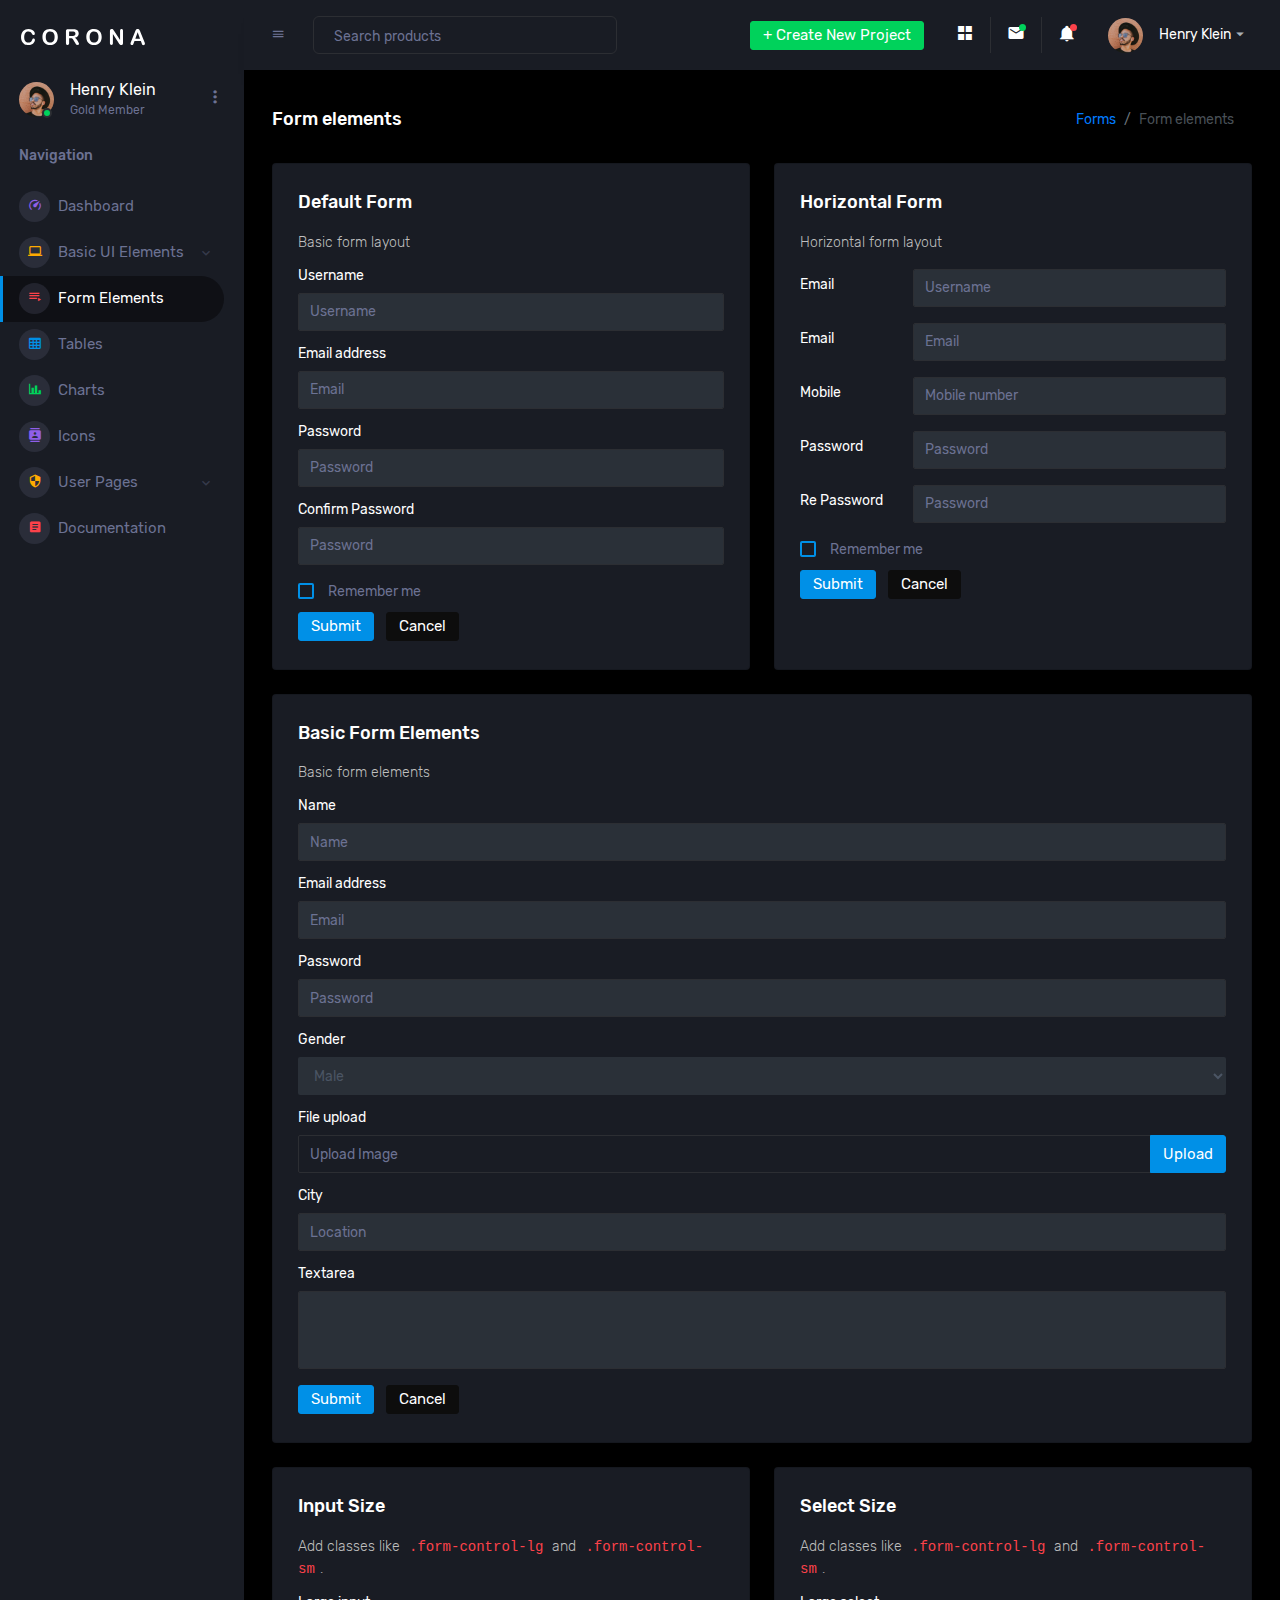
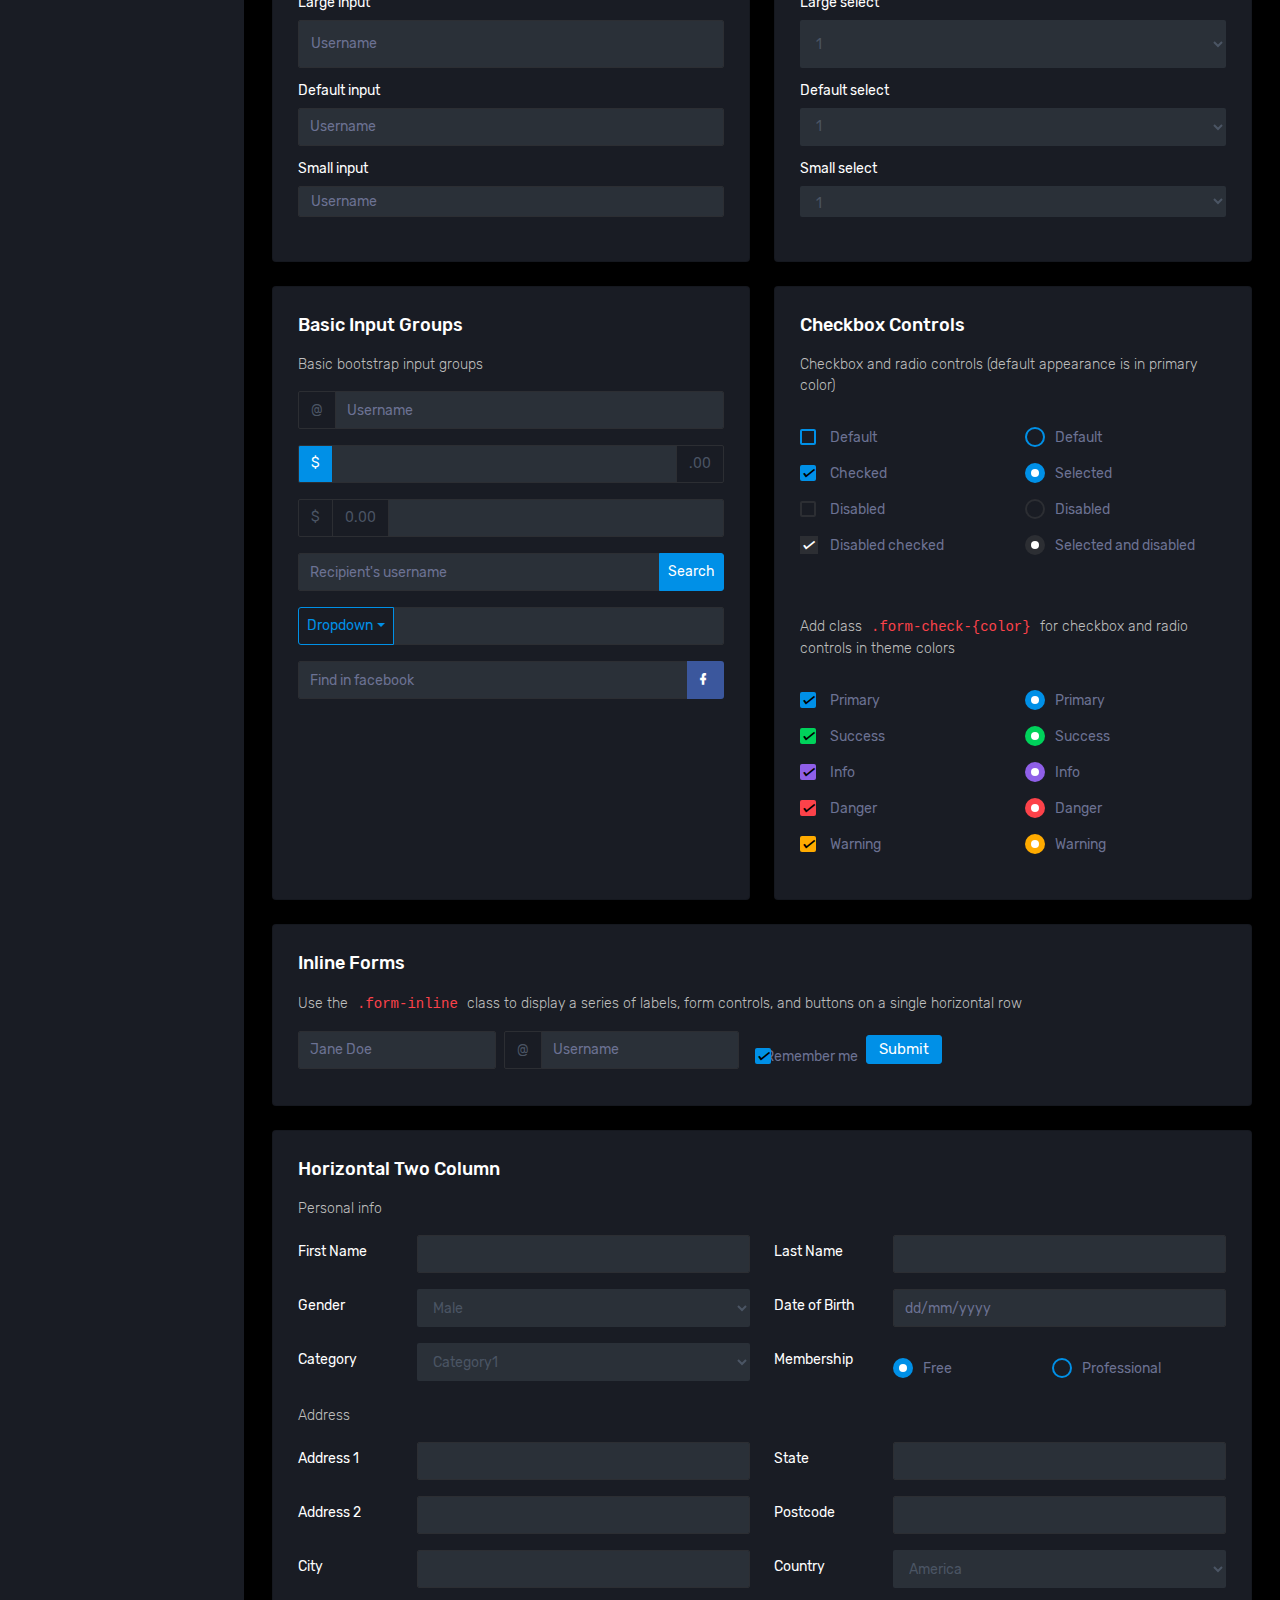
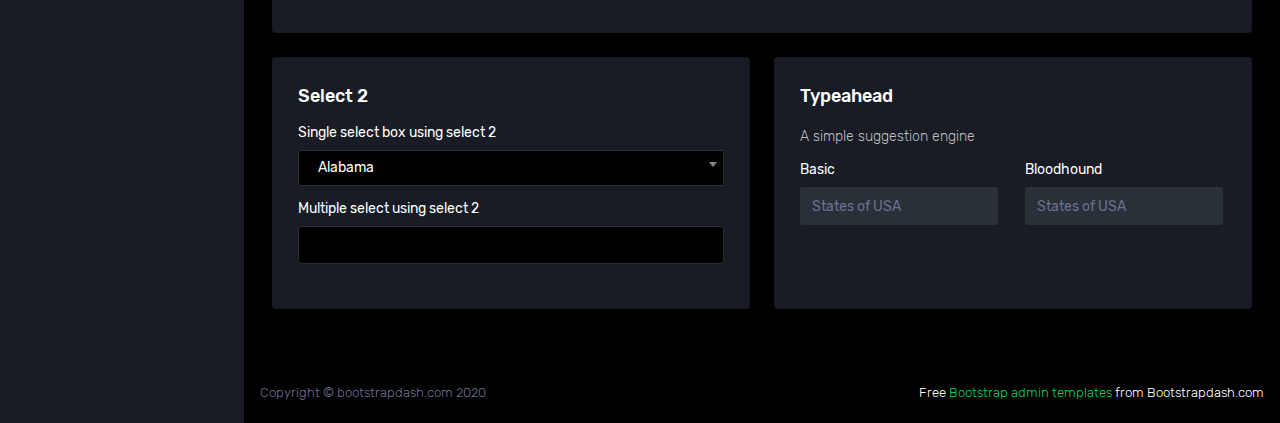
<file: template/pages/forms/basic_elements.html>
<!DOCTYPE html>
<html lang="en">
  <head>
    <!-- Required meta tags -->
    <meta charset="utf-8">
    <meta name="viewport" content="width=device-width, initial-scale=1, shrink-to-fit=no">
    <title>Corona Admin</title>
    <!-- plugins:css -->
    <link rel="stylesheet" href="../../assets/vendors/mdi/css/materialdesignicons.min.css">
    <link rel="stylesheet" href="../../assets/vendors/css/vendor.bundle.base.css">
    <!-- endinject -->
    <!-- Plugin css for this page -->
    <link rel="stylesheet" href="../../assets/vendors/select2/select2.min.css">
    <link rel="stylesheet" href="../../assets/vendors/select2-bootstrap-theme/select2-bootstrap.min.css">
    <!-- End plugin css for this page -->
    <!-- inject:css -->
    <!-- endinject -->
    <!-- Layout styles -->
    <link rel="stylesheet" href="../../assets/css/style.css">
    <!-- End layout styles -->
    <link rel="shortcut icon" href="../../assets/images/favicon.png" />
  </head>
  <body>
    <div class="container-scroller">
      <!-- partial:../../partials/_sidebar.html -->
      <nav class="sidebar sidebar-offcanvas" id="sidebar">
        <div class="sidebar-brand-wrapper d-none d-lg-flex align-items-center justify-content-center fixed-top">
          <a class="sidebar-brand brand-logo" href="../../index.html"><img src="../../assets/images/logo.svg" alt="logo" /></a>
          <a class="sidebar-brand brand-logo-mini" href="../../index.html"><img src="../../assets/images/logo-mini.svg" alt="logo" /></a>
        </div>
        <ul class="nav">
          <li class="nav-item profile">
            <div class="profile-desc">
              <div class="profile-pic">
                <div class="count-indicator">
                  <img class="img-xs rounded-circle " src="../../assets/images/faces/face15.jpg" alt="">
                  <span class="count bg-success"></span>
                </div>
                <div class="profile-name">
                  <h5 class="mb-0 font-weight-normal">Henry Klein</h5>
                  <span>Gold Member</span>
                </div>
              </div>
              <a href="#" id="profile-dropdown" data-toggle="dropdown"><i class="mdi mdi-dots-vertical"></i></a>
              <div class="dropdown-menu dropdown-menu-right sidebar-dropdown preview-list" aria-labelledby="profile-dropdown">
                <a href="#" class="dropdown-item preview-item">
                  <div class="preview-thumbnail">
                    <div class="preview-icon bg-dark rounded-circle">
                      <i class="mdi mdi-settings text-primary"></i>
                    </div>
                  </div>
                  <div class="preview-item-content">
                    <p class="preview-subject ellipsis mb-1 text-small">Account settings</p>
                  </div>
                </a>
                <div class="dropdown-divider"></div>
                <a href="#" class="dropdown-item preview-item">
                  <div class="preview-thumbnail">
                    <div class="preview-icon bg-dark rounded-circle">
                      <i class="mdi mdi-onepassword  text-info"></i>
                    </div>
                  </div>
                  <div class="preview-item-content">
                    <p class="preview-subject ellipsis mb-1 text-small">Change Password</p>
                  </div>
                </a>
                <div class="dropdown-divider"></div>
                <a href="#" class="dropdown-item preview-item">
                  <div class="preview-thumbnail">
                    <div class="preview-icon bg-dark rounded-circle">
                      <i class="mdi mdi-calendar-today text-success"></i>
                    </div>
                  </div>
                  <div class="preview-item-content">
                    <p class="preview-subject ellipsis mb-1 text-small">To-do list</p>
                  </div>
                </a>
              </div>
            </div>
          </li>
          <li class="nav-item nav-category">
            <span class="nav-link">Navigation</span>
          </li>
          <li class="nav-item menu-items">
            <a class="nav-link" href="../../index.html">
              <span class="menu-icon">
                <i class="mdi mdi-speedometer"></i>
              </span>
              <span class="menu-title">Dashboard</span>
            </a>
          </li>
          <li class="nav-item menu-items">
            <a class="nav-link" data-toggle="collapse" href="#ui-basic" aria-expanded="false" aria-controls="ui-basic">
              <span class="menu-icon">
                <i class="mdi mdi-laptop"></i>
              </span>
              <span class="menu-title">Basic UI Elements</span>
              <i class="menu-arrow"></i>
            </a>
            <div class="collapse" id="ui-basic">
              <ul class="nav flex-column sub-menu">
                <li class="nav-item"> <a class="nav-link" href="../../pages/ui-features/buttons.html">Buttons</a></li>
                <li class="nav-item"> <a class="nav-link" href="../../pages/ui-features/dropdowns.html">Dropdowns</a></li>
                <li class="nav-item"> <a class="nav-link" href="../../pages/ui-features/typography.html">Typography</a></li>
              </ul>
            </div>
          </li>
          <li class="nav-item menu-items">
            <a class="nav-link" href="../../pages/forms/basic_elements.html">
              <span class="menu-icon">
                <i class="mdi mdi-playlist-play"></i>
              </span>
              <span class="menu-title">Form Elements</span>
            </a>
          </li>
          <li class="nav-item menu-items">
            <a class="nav-link" href="../../pages/tables/basic-table.html">
              <span class="menu-icon">
                <i class="mdi mdi-table-large"></i>
              </span>
              <span class="menu-title">Tables</span>
            </a>
          </li>
          <li class="nav-item menu-items">
            <a class="nav-link" href="../../pages/charts/chartjs.html">
              <span class="menu-icon">
                <i class="mdi mdi-chart-bar"></i>
              </span>
              <span class="menu-title">Charts</span>
            </a>
          </li>
          <li class="nav-item menu-items">
            <a class="nav-link" href="../../pages/icons/mdi.html">
              <span class="menu-icon">
                <i class="mdi mdi-contacts"></i>
              </span>
              <span class="menu-title">Icons</span>
            </a>
          </li>
          <li class="nav-item menu-items">
            <a class="nav-link" data-toggle="collapse" href="#auth" aria-expanded="false" aria-controls="auth">
              <span class="menu-icon">
                <i class="mdi mdi-security"></i>
              </span>
              <span class="menu-title">User Pages</span>
              <i class="menu-arrow"></i>
            </a>
            <div class="collapse" id="auth">
              <ul class="nav flex-column sub-menu">
                <li class="nav-item"> <a class="nav-link" href="../../pages/samples/blank-page.html"> Blank Page </a></li>
                <li class="nav-item"> <a class="nav-link" href="../../pages/samples/error-404.html"> 404 </a></li>
                <li class="nav-item"> <a class="nav-link" href="../../pages/samples/error-500.html"> 500 </a></li>
                <li class="nav-item"> <a class="nav-link" href="../../pages/samples/login.html"> Login </a></li>
                <li class="nav-item"> <a class="nav-link" href="../../pages/samples/register.html"> Register </a></li>
              </ul>
            </div>
          </li>
          <li class="nav-item menu-items">
            <a class="nav-link" href="http://www.bootstrapdash.com/demo/corona-free/jquery/documentation/documentation.html">
              <span class="menu-icon">
                <i class="mdi mdi-file-document-box"></i>
              </span>
              <span class="menu-title">Documentation</span>
            </a>
          </li>
        </ul>
      </nav>
      <!-- partial -->
      <div class="container-fluid page-body-wrapper">
        <!-- partial:../../partials/_navbar.html -->
        <nav class="navbar p-0 fixed-top d-flex flex-row">
          <div class="navbar-brand-wrapper d-flex d-lg-none align-items-center justify-content-center">
            <a class="navbar-brand brand-logo-mini" href="../../index.html"><img src="../../assets/images/logo-mini.svg" alt="logo" /></a>
          </div>
          <div class="navbar-menu-wrapper flex-grow d-flex align-items-stretch">
            <button class="navbar-toggler navbar-toggler align-self-center" type="button" data-toggle="minimize">
              <span class="mdi mdi-menu"></span>
            </button>
            <ul class="navbar-nav w-100">
              <li class="nav-item w-100">
                <form class="nav-link mt-2 mt-md-0 d-none d-lg-flex search">
                  <input type="text" class="form-control" placeholder="Search products">
                </form>
              </li>
            </ul>
            <ul class="navbar-nav navbar-nav-right">
              <li class="nav-item dropdown d-none d-lg-block">
                <a class="nav-link btn btn-success create-new-button" id="createbuttonDropdown" data-toggle="dropdown" aria-expanded="false" href="#">+ Create New Project</a>
                <div class="dropdown-menu dropdown-menu-right navbar-dropdown preview-list" aria-labelledby="createbuttonDropdown">
                  <h6 class="p-3 mb-0">Projects</h6>
                  <div class="dropdown-divider"></div>
                  <a class="dropdown-item preview-item">
                    <div class="preview-thumbnail">
                      <div class="preview-icon bg-dark rounded-circle">
                        <i class="mdi mdi-file-outline text-primary"></i>
                      </div>
                    </div>
                    <div class="preview-item-content">
                      <p class="preview-subject ellipsis mb-1">Software Development</p>
                    </div>
                  </a>
                  <div class="dropdown-divider"></div>
                  <a class="dropdown-item preview-item">
                    <div class="preview-thumbnail">
                      <div class="preview-icon bg-dark rounded-circle">
                        <i class="mdi mdi-web text-info"></i>
                      </div>
                    </div>
                    <div class="preview-item-content">
                      <p class="preview-subject ellipsis mb-1">UI Development</p>
                    </div>
                  </a>
                  <div class="dropdown-divider"></div>
                  <a class="dropdown-item preview-item">
                    <div class="preview-thumbnail">
                      <div class="preview-icon bg-dark rounded-circle">
                        <i class="mdi mdi-layers text-danger"></i>
                      </div>
                    </div>
                    <div class="preview-item-content">
                      <p class="preview-subject ellipsis mb-1">Software Testing</p>
                    </div>
                  </a>
                  <div class="dropdown-divider"></div>
                  <p class="p-3 mb-0 text-center">See all projects</p>
                </div>
              </li>
              <li class="nav-item nav-settings d-none d-lg-block">
                <a class="nav-link" href="#">
                  <i class="mdi mdi-view-grid"></i>
                </a>
              </li>
              <li class="nav-item dropdown border-left">
                <a class="nav-link count-indicator dropdown-toggle" id="messageDropdown" href="#" data-toggle="dropdown" aria-expanded="false">
                  <i class="mdi mdi-email"></i>
                  <span class="count bg-success"></span>
                </a>
                <div class="dropdown-menu dropdown-menu-right navbar-dropdown preview-list" aria-labelledby="messageDropdown">
                  <h6 class="p-3 mb-0">Messages</h6>
                  <div class="dropdown-divider"></div>
                  <a class="dropdown-item preview-item">
                    <div class="preview-thumbnail">
                      <img src="../../assets/images/faces/face4.jpg" alt="image" class="rounded-circle profile-pic">
                    </div>
                    <div class="preview-item-content">
                      <p class="preview-subject ellipsis mb-1">Mark send you a message</p>
                      <p class="text-muted mb-0"> 1 Minutes ago </p>
                    </div>
                  </a>
                  <div class="dropdown-divider"></div>
                  <a class="dropdown-item preview-item">
                    <div class="preview-thumbnail">
                      <img src="../../assets/images/faces/face2.jpg" alt="image" class="rounded-circle profile-pic">
                    </div>
                    <div class="preview-item-content">
                      <p class="preview-subject ellipsis mb-1">Cregh send you a message</p>
                      <p class="text-muted mb-0"> 15 Minutes ago </p>
                    </div>
                  </a>
                  <div class="dropdown-divider"></div>
                  <a class="dropdown-item preview-item">
                    <div class="preview-thumbnail">
                      <img src="../../assets/images/faces/face3.jpg" alt="image" class="rounded-circle profile-pic">
                    </div>
                    <div class="preview-item-content">
                      <p class="preview-subject ellipsis mb-1">Profile picture updated</p>
                      <p class="text-muted mb-0"> 18 Minutes ago </p>
                    </div>
                  </a>
                  <div class="dropdown-divider"></div>
                  <p class="p-3 mb-0 text-center">4 new messages</p>
                </div>
              </li>
              <li class="nav-item dropdown border-left">
                <a class="nav-link count-indicator dropdown-toggle" id="notificationDropdown" href="#" data-toggle="dropdown">
                  <i class="mdi mdi-bell"></i>
                  <span class="count bg-danger"></span>
                </a>
                <div class="dropdown-menu dropdown-menu-right navbar-dropdown preview-list" aria-labelledby="notificationDropdown">
                  <h6 class="p-3 mb-0">Notifications</h6>
                  <div class="dropdown-divider"></div>
                  <a class="dropdown-item preview-item">
                    <div class="preview-thumbnail">
                      <div class="preview-icon bg-dark rounded-circle">
                        <i class="mdi mdi-calendar text-success"></i>
                      </div>
                    </div>
                    <div class="preview-item-content">
                      <p class="preview-subject mb-1">Event today</p>
                      <p class="text-muted ellipsis mb-0"> Just a reminder that you have an event today </p>
                    </div>
                  </a>
                  <div class="dropdown-divider"></div>
                  <a class="dropdown-item preview-item">
                    <div class="preview-thumbnail">
                      <div class="preview-icon bg-dark rounded-circle">
                        <i class="mdi mdi-settings text-danger"></i>
                      </div>
                    </div>
                    <div class="preview-item-content">
                      <p class="preview-subject mb-1">Settings</p>
                      <p class="text-muted ellipsis mb-0"> Update dashboard </p>
                    </div>
                  </a>
                  <div class="dropdown-divider"></div>
                  <a class="dropdown-item preview-item">
                    <div class="preview-thumbnail">
                      <div class="preview-icon bg-dark rounded-circle">
                        <i class="mdi mdi-link-variant text-warning"></i>
                      </div>
                    </div>
                    <div class="preview-item-content">
                      <p class="preview-subject mb-1">Launch Admin</p>
                      <p class="text-muted ellipsis mb-0"> New admin wow! </p>
                    </div>
                  </a>
                  <div class="dropdown-divider"></div>
                  <p class="p-3 mb-0 text-center">See all notifications</p>
                </div>
              </li>
              <li class="nav-item dropdown">
                <a class="nav-link" id="profileDropdown" href="#" data-toggle="dropdown">
                  <div class="navbar-profile">
                    <img class="img-xs rounded-circle" src="../../assets/images/faces/face15.jpg" alt="">
                    <p class="mb-0 d-none d-sm-block navbar-profile-name">Henry Klein</p>
                    <i class="mdi mdi-menu-down d-none d-sm-block"></i>
                  </div>
                </a>
                <div class="dropdown-menu dropdown-menu-right navbar-dropdown preview-list" aria-labelledby="profileDropdown">
                  <h6 class="p-3 mb-0">Profile</h6>
                  <div class="dropdown-divider"></div>
                  <a class="dropdown-item preview-item">
                    <div class="preview-thumbnail">
                      <div class="preview-icon bg-dark rounded-circle">
                        <i class="mdi mdi-settings text-success"></i>
                      </div>
                    </div>
                    <div class="preview-item-content">
                      <p class="preview-subject mb-1">Settings</p>
                    </div>
                  </a>
                  <div class="dropdown-divider"></div>
                  <a class="dropdown-item preview-item">
                    <div class="preview-thumbnail">
                      <div class="preview-icon bg-dark rounded-circle">
                        <i class="mdi mdi-logout text-danger"></i>
                      </div>
                    </div>
                    <div class="preview-item-content">
                      <p class="preview-subject mb-1">Log out</p>
                    </div>
                  </a>
                  <div class="dropdown-divider"></div>
                  <p class="p-3 mb-0 text-center">Advanced settings</p>
                </div>
              </li>
            </ul>
            <button class="navbar-toggler navbar-toggler-right d-lg-none align-self-center" type="button" data-toggle="offcanvas">
              <span class="mdi mdi-format-line-spacing"></span>
            </button>
          </div>
        </nav>
        <!-- partial -->
        <div class="main-panel">
          <div class="content-wrapper">
            <div class="page-header">
              <h3 class="page-title"> Form elements </h3>
              <nav aria-label="breadcrumb">
                <ol class="breadcrumb">
                  <li class="breadcrumb-item"><a href="#">Forms</a></li>
                  <li class="breadcrumb-item active" aria-current="page">Form elements</li>
                </ol>
              </nav>
            </div>
            <div class="row">
              <div class="col-md-6 grid-margin stretch-card">
                <div class="card">
                  <div class="card-body">
                    <h4 class="card-title">Default form</h4>
                    <p class="card-description"> Basic form layout </p>
                    <form class="forms-sample">
                      <div class="form-group">
                        <label for="exampleInputUsername1">Username</label>
                        <input type="text" class="form-control" id="exampleInputUsername1" placeholder="Username">
                      </div>
                      <div class="form-group">
                        <label for="exampleInputEmail1">Email address</label>
                        <input type="email" class="form-control" id="exampleInputEmail1" placeholder="Email">
                      </div>
                      <div class="form-group">
                        <label for="exampleInputPassword1">Password</label>
                        <input type="password" class="form-control" id="exampleInputPassword1" placeholder="Password">
                      </div>
                      <div class="form-group">
                        <label for="exampleInputConfirmPassword1">Confirm Password</label>
                        <input type="password" class="form-control" id="exampleInputConfirmPassword1" placeholder="Password">
                      </div>
                      <div class="form-check form-check-flat form-check-primary">
                        <label class="form-check-label">
                          <input type="checkbox" class="form-check-input"> Remember me </label>
                      </div>
                      <button type="submit" class="btn btn-primary mr-2">Submit</button>
                      <button class="btn btn-dark">Cancel</button>
                    </form>
                  </div>
                </div>
              </div>
              <div class="col-md-6 grid-margin stretch-card">
                <div class="card">
                  <div class="card-body">
                    <h4 class="card-title">Horizontal Form</h4>
                    <p class="card-description"> Horizontal form layout </p>
                    <form class="forms-sample">
                      <div class="form-group row">
                        <label for="exampleInputUsername2" class="col-sm-3 col-form-label">Email</label>
                        <div class="col-sm-9">
                          <input type="text" class="form-control" id="exampleInputUsername2" placeholder="Username">
                        </div>
                      </div>
                      <div class="form-group row">
                        <label for="exampleInputEmail2" class="col-sm-3 col-form-label">Email</label>
                        <div class="col-sm-9">
                          <input type="email" class="form-control" id="exampleInputEmail2" placeholder="Email">
                        </div>
                      </div>
                      <div class="form-group row">
                        <label for="exampleInputMobile" class="col-sm-3 col-form-label">Mobile</label>
                        <div class="col-sm-9">
                          <input type="text" class="form-control" id="exampleInputMobile" placeholder="Mobile number">
                        </div>
                      </div>
                      <div class="form-group row">
                        <label for="exampleInputPassword2" class="col-sm-3 col-form-label">Password</label>
                        <div class="col-sm-9">
                          <input type="password" class="form-control" id="exampleInputPassword2" placeholder="Password">
                        </div>
                      </div>
                      <div class="form-group row">
                        <label for="exampleInputConfirmPassword2" class="col-sm-3 col-form-label">Re Password</label>
                        <div class="col-sm-9">
                          <input type="password" class="form-control" id="exampleInputConfirmPassword2" placeholder="Password">
                        </div>
                      </div>
                      <div class="form-check form-check-flat form-check-primary">
                        <label class="form-check-label">
                          <input type="checkbox" class="form-check-input"> Remember me </label>
                      </div>
                      <button type="submit" class="btn btn-primary mr-2">Submit</button>
                      <button class="btn btn-dark">Cancel</button>
                    </form>
                  </div>
                </div>
              </div>
              <div class="col-12 grid-margin stretch-card">
                <div class="card">
                  <div class="card-body">
                    <h4 class="card-title">Basic form elements</h4>
                    <p class="card-description"> Basic form elements </p>
                    <form class="forms-sample">
                      <div class="form-group">
                        <label for="exampleInputName1">Name</label>
                        <input type="text" class="form-control" id="exampleInputName1" placeholder="Name">
                      </div>
                      <div class="form-group">
                        <label for="exampleInputEmail3">Email address</label>
                        <input type="email" class="form-control" id="exampleInputEmail3" placeholder="Email">
                      </div>
                      <div class="form-group">
                        <label for="exampleInputPassword4">Password</label>
                        <input type="password" class="form-control" id="exampleInputPassword4" placeholder="Password">
                      </div>
                      <div class="form-group">
                        <label for="exampleSelectGender">Gender</label>
                        <select class="form-control" id="exampleSelectGender">
                          <option>Male</option>
                          <option>Female</option>
                        </select>
                      </div>
                      <div class="form-group">
                        <label>File upload</label>
                        <input type="file" name="img[]" class="file-upload-default">
                        <div class="input-group col-xs-12">
                          <input type="text" class="form-control file-upload-info" disabled placeholder="Upload Image">
                          <span class="input-group-append">
                            <button class="file-upload-browse btn btn-primary" type="button">Upload</button>
                          </span>
                        </div>
                      </div>
                      <div class="form-group">
                        <label for="exampleInputCity1">City</label>
                        <input type="text" class="form-control" id="exampleInputCity1" placeholder="Location">
                      </div>
                      <div class="form-group">
                        <label for="exampleTextarea1">Textarea</label>
                        <textarea class="form-control" id="exampleTextarea1" rows="4"></textarea>
                      </div>
                      <button type="submit" class="btn btn-primary mr-2">Submit</button>
                      <button class="btn btn-dark">Cancel</button>
                    </form>
                  </div>
                </div>
              </div>
              <div class="col-md-6 grid-margin stretch-card">
                <div class="card">
                  <div class="card-body">
                    <h4 class="card-title">Input size</h4>
                    <p class="card-description"> Add classes like <code>.form-control-lg</code> and <code>.form-control-sm</code>. </p>
                    <div class="form-group">
                      <label>Large input</label>
                      <input type="text" class="form-control form-control-lg" placeholder="Username" aria-label="Username">
                    </div>
                    <div class="form-group">
                      <label>Default input</label>
                      <input type="text" class="form-control" placeholder="Username" aria-label="Username">
                    </div>
                    <div class="form-group">
                      <label>Small input</label>
                      <input type="text" class="form-control form-control-sm" placeholder="Username" aria-label="Username">
                    </div>
                  </div>
                </div>
              </div>
              <div class="col-md-6 grid-margin stretch-card">
                <div class="card">
                  <div class="card-body">
                    <h4 class="card-title">Select size</h4>
                    <p class="card-description"> Add classes like <code>.form-control-lg</code> and <code>.form-control-sm</code>. </p>
                    <div class="form-group">
                      <label for="exampleFormControlSelect1">Large select</label>
                      <select class="form-control form-control-lg" id="exampleFormControlSelect1">
                        <option>1</option>
                        <option>2</option>
                        <option>3</option>
                        <option>4</option>
                        <option>5</option>
                      </select>
                    </div>
                    <div class="form-group">
                      <label for="exampleFormControlSelect2">Default select</label>
                      <select class="form-control" id="exampleFormControlSelect2">
                        <option>1</option>
                        <option>2</option>
                        <option>3</option>
                        <option>4</option>
                        <option>5</option>
                      </select>
                    </div>
                    <div class="form-group">
                      <label for="exampleFormControlSelect3">Small select</label>
                      <select class="form-control form-control-sm" id="exampleFormControlSelect3">
                        <option>1</option>
                        <option>2</option>
                        <option>3</option>
                        <option>4</option>
                        <option>5</option>
                      </select>
                    </div>
                  </div>
                </div>
              </div>
              <div class="col-md-6 grid-margin stretch-card">
                <div class="card">
                  <div class="card-body">
                    <h4 class="card-title">Basic input groups</h4>
                    <p class="card-description"> Basic bootstrap input groups </p>
                    <div class="form-group">
                      <div class="input-group">
                        <div class="input-group-prepend">
                          <span class="input-group-text">@</span>
                        </div>
                        <input type="text" class="form-control" placeholder="Username" aria-label="Username" aria-describedby="basic-addon1">
                      </div>
                    </div>
                    <div class="form-group">
                      <div class="input-group">
                        <div class="input-group-prepend">
                          <span class="input-group-text bg-primary text-white">$</span>
                        </div>
                        <input type="text" class="form-control" aria-label="Amount (to the nearest dollar)">
                        <div class="input-group-append">
                          <span class="input-group-text">.00</span>
                        </div>
                      </div>
                    </div>
                    <div class="form-group">
                      <div class="input-group">
                        <div class="input-group-prepend">
                          <span class="input-group-text">$</span>
                        </div>
                        <div class="input-group-prepend">
                          <span class="input-group-text">0.00</span>
                        </div>
                        <input type="text" class="form-control" aria-label="Amount (to the nearest dollar)">
                      </div>
                    </div>
                    <div class="form-group">
                      <div class="input-group">
                        <input type="text" class="form-control" placeholder="Recipient's username" aria-label="Recipient's username" aria-describedby="basic-addon2">
                        <div class="input-group-append">
                          <button class="btn btn-sm btn-primary" type="button">Search</button>
                        </div>
                      </div>
                    </div>
                    <div class="form-group">
                      <div class="input-group">
                        <div class="input-group-prepend">
                          <button class="btn btn-sm btn-outline-primary dropdown-toggle" type="button" data-toggle="dropdown" aria-haspopup="true" aria-expanded="false">Dropdown</button>
                          <div class="dropdown-menu">
                            <a class="dropdown-item" href="#">Action</a>
                            <a class="dropdown-item" href="#">Another action</a>
                            <a class="dropdown-item" href="#">Something else here</a>
                            <div role="separator" class="dropdown-divider"></div>
                            <a class="dropdown-item" href="#">Separated link</a>
                          </div>
                        </div>
                        <input type="text" class="form-control" aria-label="Text input with dropdown button">
                      </div>
                    </div>
                    <div class="form-group">
                      <div class="input-group">
                        <input type="text" class="form-control" placeholder="Find in facebook" aria-label="Recipient's username" aria-describedby="basic-addon2">
                        <div class="input-group-append">
                          <button class="btn btn-sm btn-facebook" type="button">
                            <i class="mdi mdi-facebook"></i>
                          </button>
                        </div>
                      </div>
                    </div>
                  </div>
                </div>
              </div>
              <div class="col-md-6 grid-margin stretch-card">
                <div class="card">
                  <div class="card-body">
                    <h4 class="card-title">Checkbox Controls</h4>
                    <p class="card-description">Checkbox and radio controls (default appearance is in primary color)</p>
                    <form>
                      <div class="row">
                        <div class="col-md-6">
                          <div class="form-group">
                            <div class="form-check">
                              <label class="form-check-label">
                                <input type="checkbox" class="form-check-input"> Default </label>
                            </div>
                            <div class="form-check">
                              <label class="form-check-label">
                                <input type="checkbox" class="form-check-input" checked> Checked </label>
                            </div>
                            <div class="form-check">
                              <label class="form-check-label">
                                <input type="checkbox" class="form-check-input" disabled> Disabled </label>
                            </div>
                            <div class="form-check">
                              <label class="form-check-label">
                                <input type="checkbox" class="form-check-input" disabled checked> Disabled checked </label>
                            </div>
                          </div>
                        </div>
                        <div class="col-md-6">
                          <div class="form-group">
                            <div class="form-check">
                              <label class="form-check-label">
                                <input type="radio" class="form-check-input" name="optionsRadios" id="optionsRadios1" value=""> Default </label>
                            </div>
                            <div class="form-check">
                              <label class="form-check-label">
                                <input type="radio" class="form-check-input" name="optionsRadios" id="optionsRadios2" value="option2" checked> Selected </label>
                            </div>
                            <div class="form-check">
                              <label class="form-check-label">
                                <input type="radio" class="form-check-input" name="optionsRadios2" id="optionsRadios3" value="option3" disabled> Disabled </label>
                            </div>
                            <div class="form-check">
                              <label class="form-check-label">
                                <input type="radio" class="form-check-input" name="optionsRadio2" id="optionsRadios4" value="option4" disabled checked> Selected and disabled </label>
                            </div>
                          </div>
                        </div>
                      </div>
                    </form>
                  </div>
                  <div class="card-body">
                    <p class="card-description">Add class <code>.form-check-{color}</code> for checkbox and radio controls in theme colors</p>
                    <form>
                      <div class="row">
                        <div class="col-md-6">
                          <div class="form-group">
                            <div class="form-check form-check-primary">
                              <label class="form-check-label">
                                <input type="checkbox" class="form-check-input" checked> Primary </label>
                            </div>
                            <div class="form-check form-check-success">
                              <label class="form-check-label">
                                <input type="checkbox" class="form-check-input" checked> Success </label>
                            </div>
                            <div class="form-check form-check-info">
                              <label class="form-check-label">
                                <input type="checkbox" class="form-check-input" checked> Info </label>
                            </div>
                            <div class="form-check form-check-danger">
                              <label class="form-check-label">
                                <input type="checkbox" class="form-check-input" checked> Danger </label>
                            </div>
                            <div class="form-check form-check-warning">
                              <label class="form-check-label">
                                <input type="checkbox" class="form-check-input" checked> Warning </label>
                            </div>
                          </div>
                        </div>
                        <div class="col-md-6">
                          <div class="form-group">
                            <div class="form-check form-check-primary">
                              <label class="form-check-label">
                                <input type="radio" class="form-check-input" name="ExampleRadio1" id="ExampleRadio1" checked> Primary </label>
                            </div>
                            <div class="form-check form-check-success">
                              <label class="form-check-label">
                                <input type="radio" class="form-check-input" name="ExampleRadio2" id="ExampleRadio2" checked> Success </label>
                            </div>
                            <div class="form-check form-check-info">
                              <label class="form-check-label">
                                <input type="radio" class="form-check-input" name="ExampleRadio3" id="ExampleRadio3" checked> Info </label>
                            </div>
                            <div class="form-check form-check-danger">
                              <label class="form-check-label">
                                <input type="radio" class="form-check-input" name="ExampleRadio4" id="ExampleRadio4" checked> Danger </label>
                            </div>
                            <div class="form-check form-check-warning">
                              <label class="form-check-label">
                                <input type="radio" class="form-check-input" name="ExampleRadio5" id="ExampleRadio5" checked> Warning </label>
                            </div>
                          </div>
                        </div>
                      </div>
                    </form>
                  </div>
                </div>
              </div>
              <div class="col-12 grid-margin stretch-card">
                <div class="card">
                  <div class="card-body">
                    <h4 class="card-title">Inline forms</h4>
                    <p class="card-description"> Use the <code>.form-inline</code> class to display a series of labels, form controls, and buttons on a single horizontal row </p>
                    <form class="form-inline">
                      <label class="sr-only" for="inlineFormInputName2">Name</label>
                      <input type="text" class="form-control mb-2 mr-sm-2" id="inlineFormInputName2" placeholder="Jane Doe">
                      <label class="sr-only" for="inlineFormInputGroupUsername2">Username</label>
                      <div class="input-group mb-2 mr-sm-2">
                        <div class="input-group-prepend">
                          <div class="input-group-text">@</div>
                        </div>
                        <input type="text" class="form-control" id="inlineFormInputGroupUsername2" placeholder="Username">
                      </div>
                      <div class="form-check mx-sm-2">
                        <label class="form-check-label">
                          <input type="checkbox" class="form-check-input" checked> Remember me </label>
                      </div>
                      <button type="submit" class="btn btn-primary mb-2">Submit</button>
                    </form>
                  </div>
                </div>
              </div>
              <div class="col-12 grid-margin">
                <div class="card">
                  <div class="card-body">
                    <h4 class="card-title">Horizontal Two column</h4>
                    <form class="form-sample">
                      <p class="card-description"> Personal info </p>
                      <div class="row">
                        <div class="col-md-6">
                          <div class="form-group row">
                            <label class="col-sm-3 col-form-label">First Name</label>
                            <div class="col-sm-9">
                              <input type="text" class="form-control" />
                            </div>
                          </div>
                        </div>
                        <div class="col-md-6">
                          <div class="form-group row">
                            <label class="col-sm-3 col-form-label">Last Name</label>
                            <div class="col-sm-9">
                              <input type="text" class="form-control" />
                            </div>
                          </div>
                        </div>
                      </div>
                      <div class="row">
                        <div class="col-md-6">
                          <div class="form-group row">
                            <label class="col-sm-3 col-form-label">Gender</label>
                            <div class="col-sm-9">
                              <select class="form-control">
                                <option>Male</option>
                                <option>Female</option>
                              </select>
                            </div>
                          </div>
                        </div>
                        <div class="col-md-6">
                          <div class="form-group row">
                            <label class="col-sm-3 col-form-label">Date of Birth</label>
                            <div class="col-sm-9">
                              <input class="form-control" placeholder="dd/mm/yyyy" />
                            </div>
                          </div>
                        </div>
                      </div>
                      <div class="row">
                        <div class="col-md-6">
                          <div class="form-group row">
                            <label class="col-sm-3 col-form-label">Category</label>
                            <div class="col-sm-9">
                              <select class="form-control">
                                <option>Category1</option>
                                <option>Category2</option>
                                <option>Category3</option>
                                <option>Category4</option>
                              </select>
                            </div>
                          </div>
                        </div>
                        <div class="col-md-6">
                          <div class="form-group row">
                            <label class="col-sm-3 col-form-label">Membership</label>
                            <div class="col-sm-4">
                              <div class="form-check">
                                <label class="form-check-label">
                                  <input type="radio" class="form-check-input" name="membershipRadios" id="membershipRadios1" value="" checked> Free </label>
                              </div>
                            </div>
                            <div class="col-sm-5">
                              <div class="form-check">
                                <label class="form-check-label">
                                  <input type="radio" class="form-check-input" name="membershipRadios" id="membershipRadios2" value="option2"> Professional </label>
                              </div>
                            </div>
                          </div>
                        </div>
                      </div>
                      <p class="card-description"> Address </p>
                      <div class="row">
                        <div class="col-md-6">
                          <div class="form-group row">
                            <label class="col-sm-3 col-form-label">Address 1</label>
                            <div class="col-sm-9">
                              <input type="text" class="form-control" />
                            </div>
                          </div>
                        </div>
                        <div class="col-md-6">
                          <div class="form-group row">
                            <label class="col-sm-3 col-form-label">State</label>
                            <div class="col-sm-9">
                              <input type="text" class="form-control" />
                            </div>
                          </div>
                        </div>
                      </div>
                      <div class="row">
                        <div class="col-md-6">
                          <div class="form-group row">
                            <label class="col-sm-3 col-form-label">Address 2</label>
                            <div class="col-sm-9">
                              <input type="text" class="form-control" />
                            </div>
                          </div>
                        </div>
                        <div class="col-md-6">
                          <div class="form-group row">
                            <label class="col-sm-3 col-form-label">Postcode</label>
                            <div class="col-sm-9">
                              <input type="text" class="form-control" />
                            </div>
                          </div>
                        </div>
                      </div>
                      <div class="row">
                        <div class="col-md-6">
                          <div class="form-group row">
                            <label class="col-sm-3 col-form-label">City</label>
                            <div class="col-sm-9">
                              <input type="text" class="form-control" />
                            </div>
                          </div>
                        </div>
                        <div class="col-md-6">
                          <div class="form-group row">
                            <label class="col-sm-3 col-form-label">Country</label>
                            <div class="col-sm-9">
                              <select class="form-control">
                                <option>America</option>
                                <option>Italy</option>
                                <option>Russia</option>
                                <option>Britain</option>
                              </select>
                            </div>
                          </div>
                        </div>
                      </div>
                    </form>
                  </div>
                </div>
              </div>
              <div class="col-md-6 grid-margin stretch-card">
                <div class="card">
                  <div class="card-body">
                    <h4 class="card-title">Select 2</h4>
                    <div class="form-group">
                      <label>Single select box using select 2</label>
                      <select class="js-example-basic-single" style="width:100%">
                        <option value="AL">Alabama</option>
                        <option value="WY">Wyoming</option>
                        <option value="AM">America</option>
                        <option value="CA">Canada</option>
                        <option value="RU">Russia</option>
                      </select>
                    </div>
                    <div class="form-group">
                      <label>Multiple select using select 2</label>
                      <select class="js-example-basic-multiple" multiple="multiple" style="width:100%">
                        <option value="AL">Alabama</option>
                        <option value="WY">Wyoming</option>
                        <option value="AM">America</option>
                        <option value="CA">Canada</option>
                        <option value="RU">Russia</option>
                      </select>
                    </div>
                  </div>
                </div>
              </div>
              <div class="col-md-6 grid-margin stretch-card">
                <div class="card">
                  <div class="card-body">
                    <h4 class="card-title">Typeahead</h4>
                    <p class="card-description"> A simple suggestion engine </p>
                    <div class="form-group row">
                      <div class="col">
                        <label>Basic</label>
                        <div id="the-basics">
                          <input class="typeahead" type="text" placeholder="States of USA">
                        </div>
                      </div>
                      <div class="col">
                        <label>Bloodhound</label>
                        <div id="bloodhound">
                          <input class="typeahead" type="text" placeholder="States of USA">
                        </div>
                      </div>
                    </div>
                  </div>
                </div>
              </div>
            </div>
          </div>
          <!-- content-wrapper ends -->
          <!-- partial:../../partials/_footer.html -->
          <footer class="footer">
            <div class="d-sm-flex justify-content-center justify-content-sm-between">
              <span class="text-muted d-block text-center text-sm-left d-sm-inline-block">Copyright © bootstrapdash.com 2020</span>
              <span class="float-none float-sm-right d-block mt-1 mt-sm-0 text-center"> Free <a href="https://www.bootstrapdash.com/bootstrap-admin-template/" target="_blank">Bootstrap admin templates</a> from Bootstrapdash.com</span>
            </div>
          </footer>
          <!-- partial -->
        </div>
        <!-- main-panel ends -->
      </div>
      <!-- page-body-wrapper ends -->
    </div>
    <!-- container-scroller -->
    <!-- plugins:js -->
    <script src="../../assets/vendors/js/vendor.bundle.base.js"></script>
    <!-- endinject -->
    <!-- Plugin js for this page -->
    <script src="../../assets/vendors/select2/select2.min.js"></script>
    <script src="../../assets/vendors/typeahead.js/typeahead.bundle.min.js"></script>
    <!-- End plugin js for this page -->
    <!-- inject:js -->
    <script src="../../assets/js/off-canvas.js"></script>
    <script src="../../assets/js/hoverable-collapse.js"></script>
    <script src="../../assets/js/misc.js"></script>
    <script src="../../assets/js/settings.js"></script>
    <script src="../../assets/js/todolist.js"></script>
    <!-- endinject -->
    <!-- Custom js for this page -->
    <script src="../../assets/js/file-upload.js"></script>
    <script src="../../assets/js/typeahead.js"></script>
    <script src="../../assets/js/select2.js"></script>
    <!-- End custom js for this page -->
  </body>
</html>
</file>
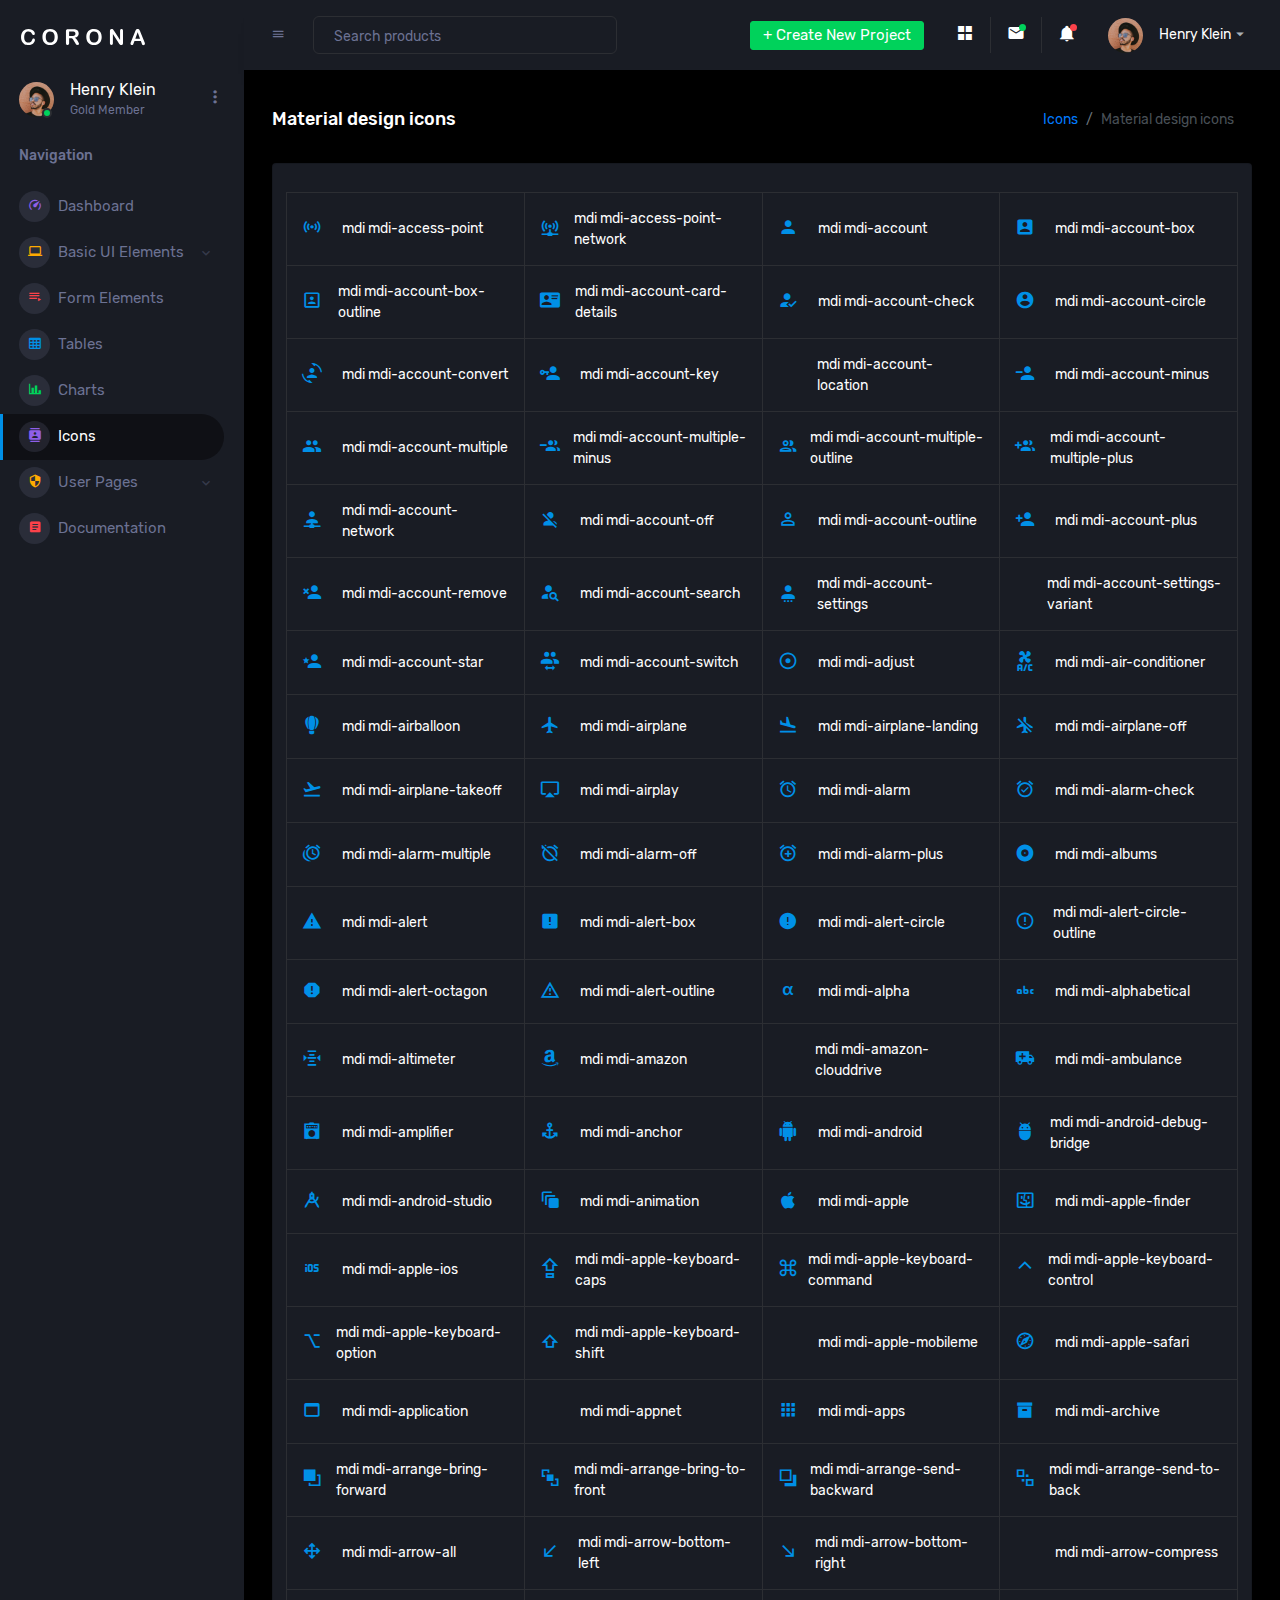
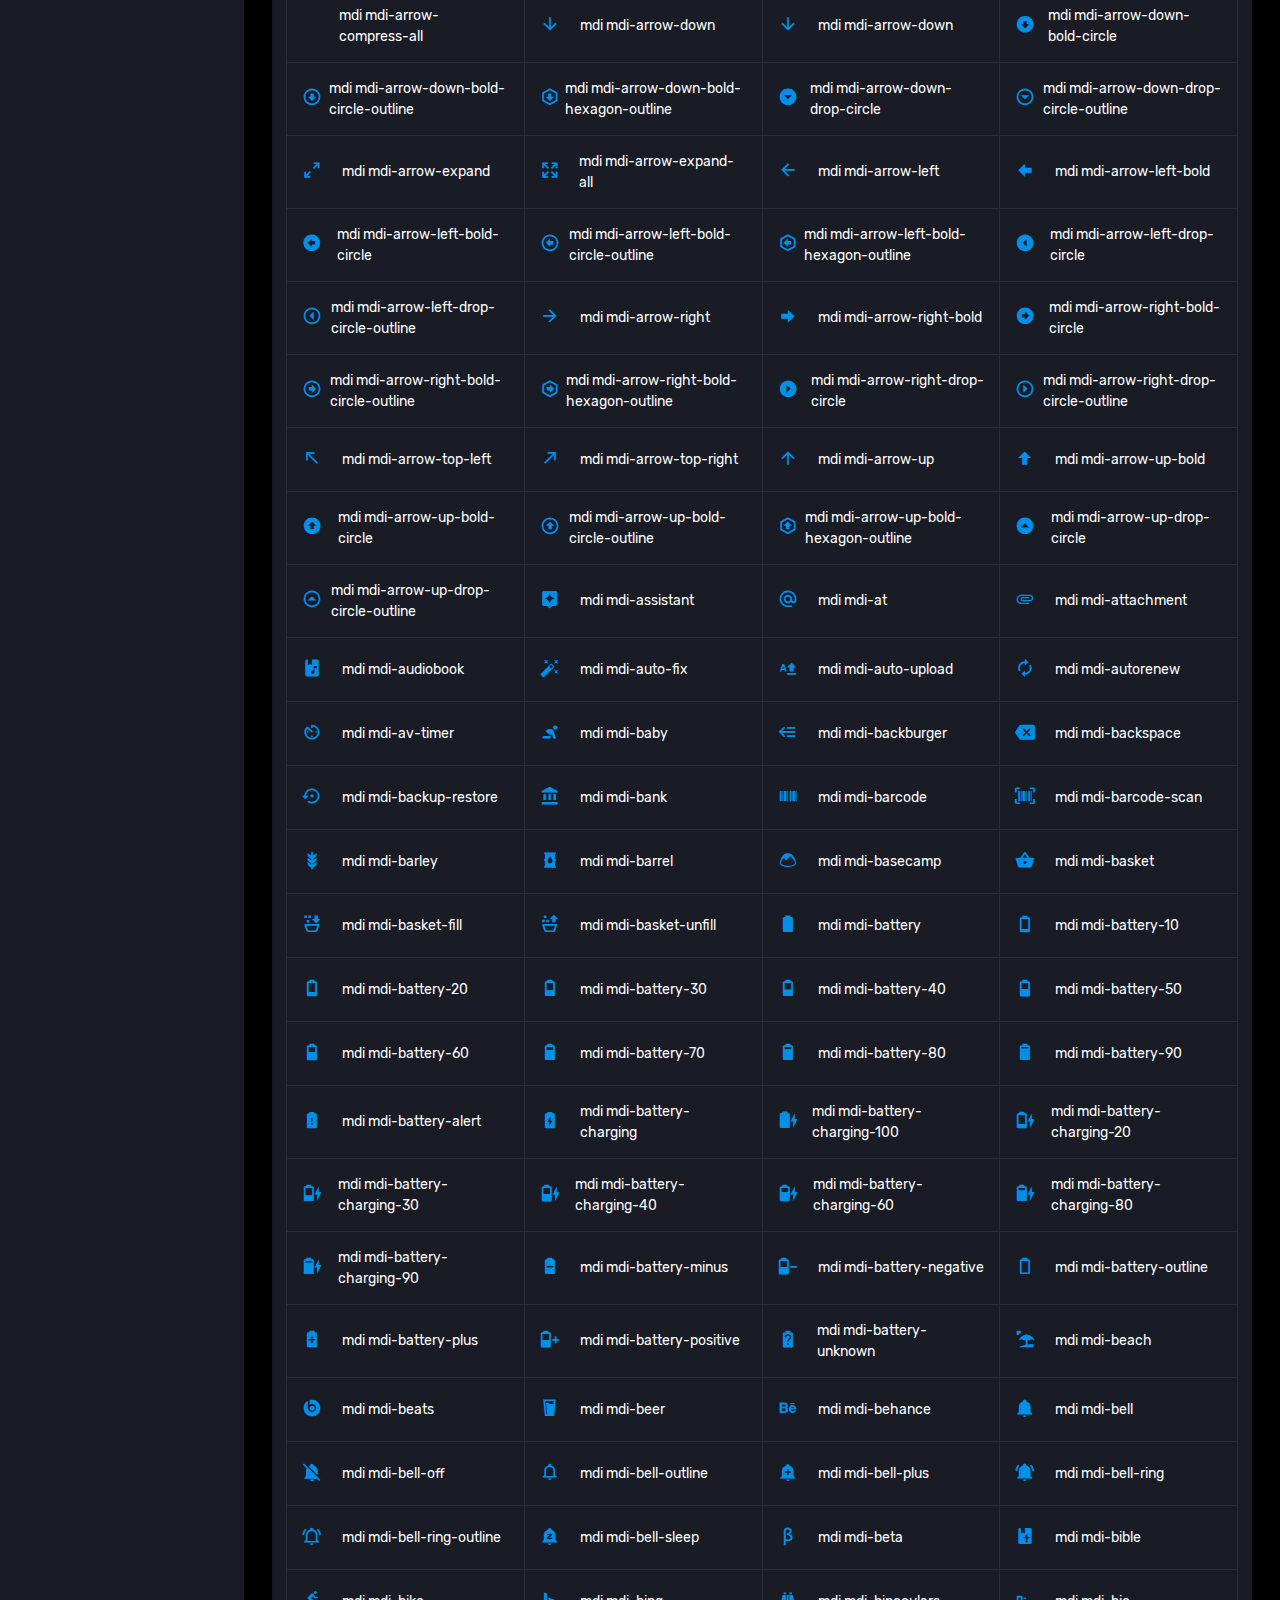
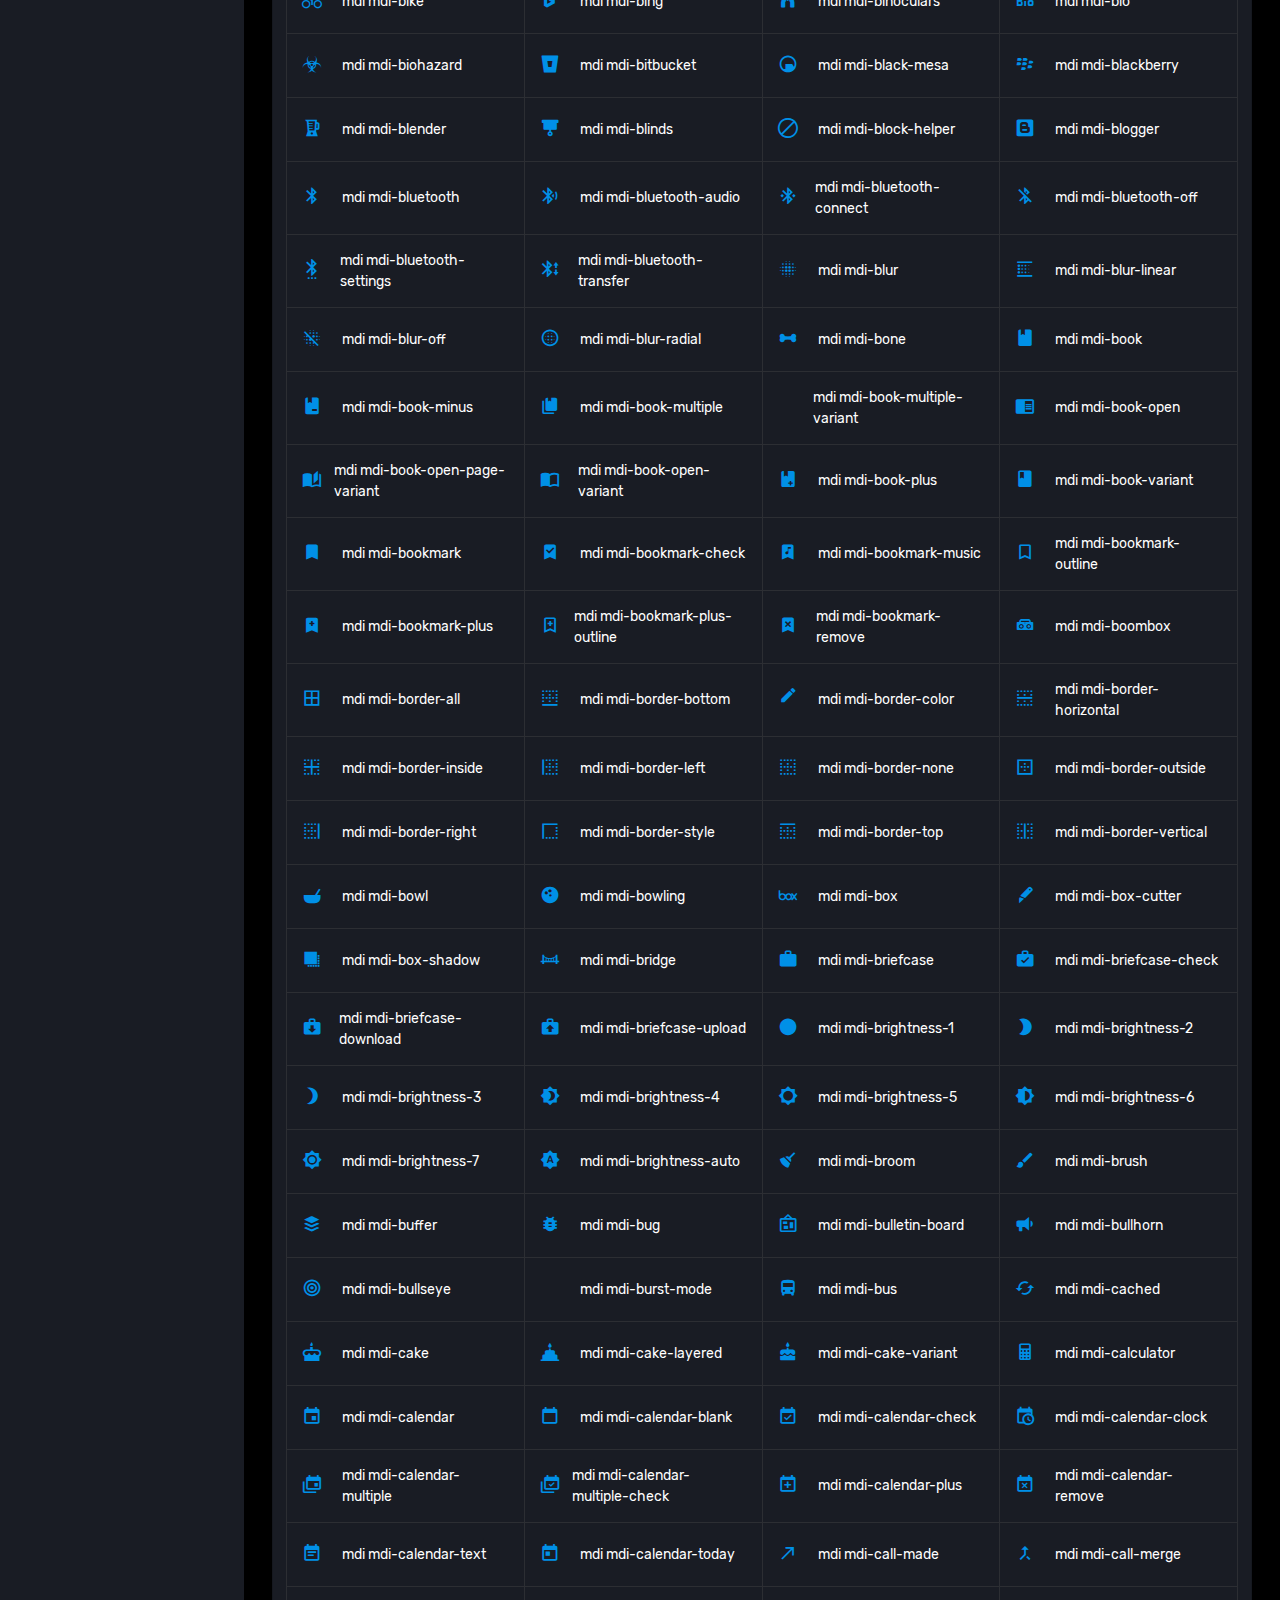
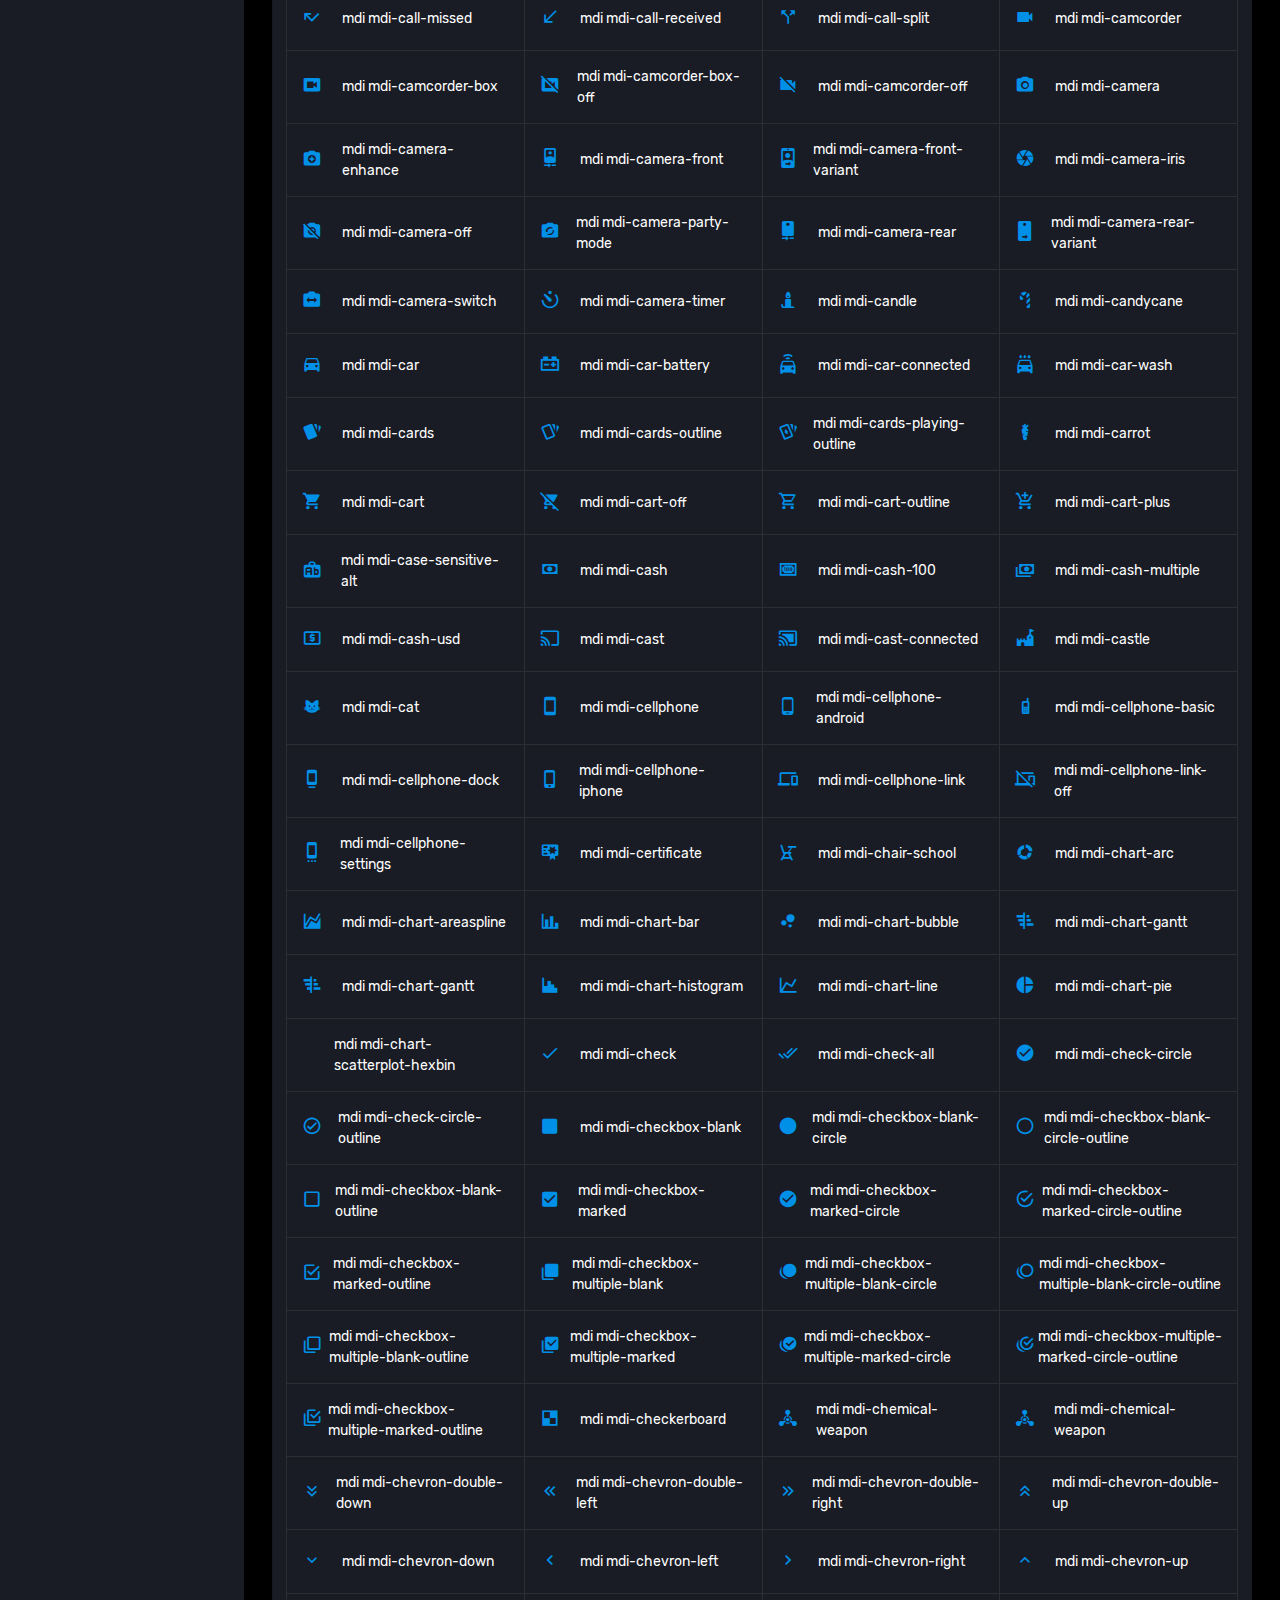
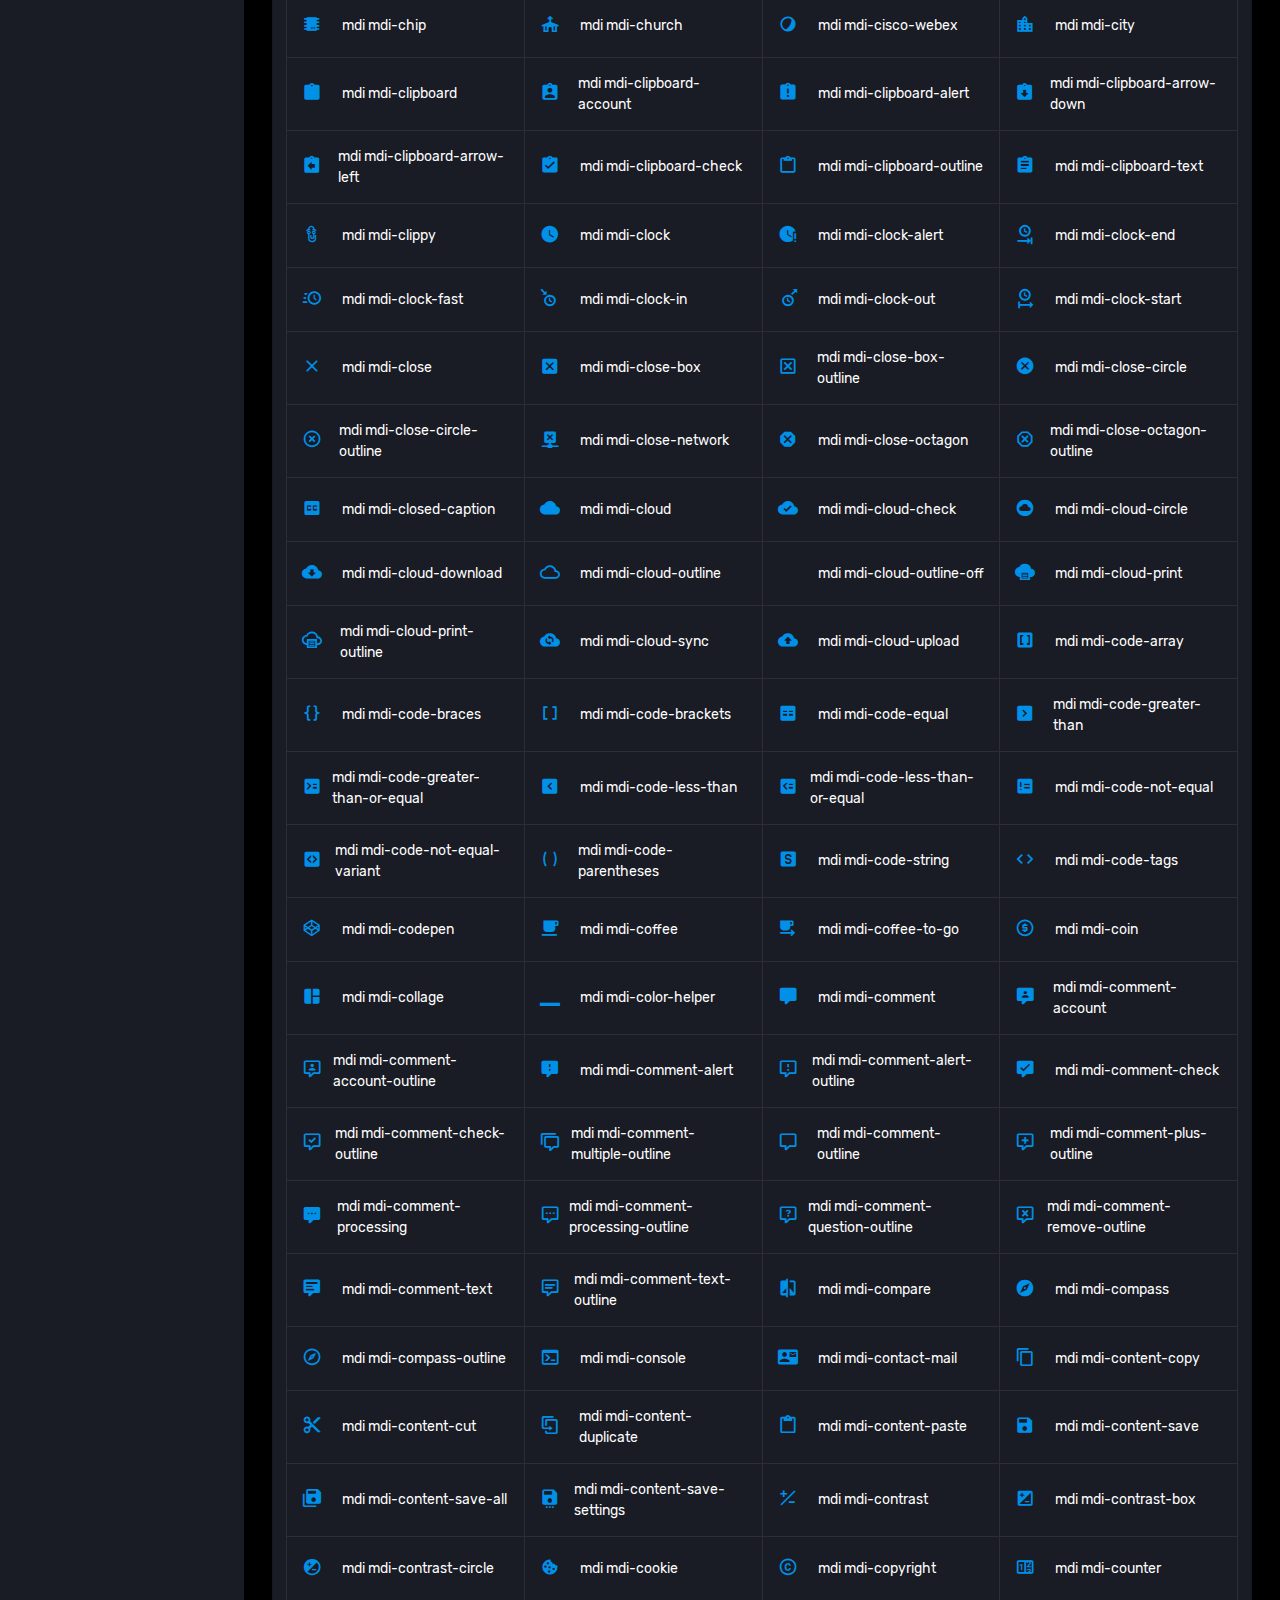
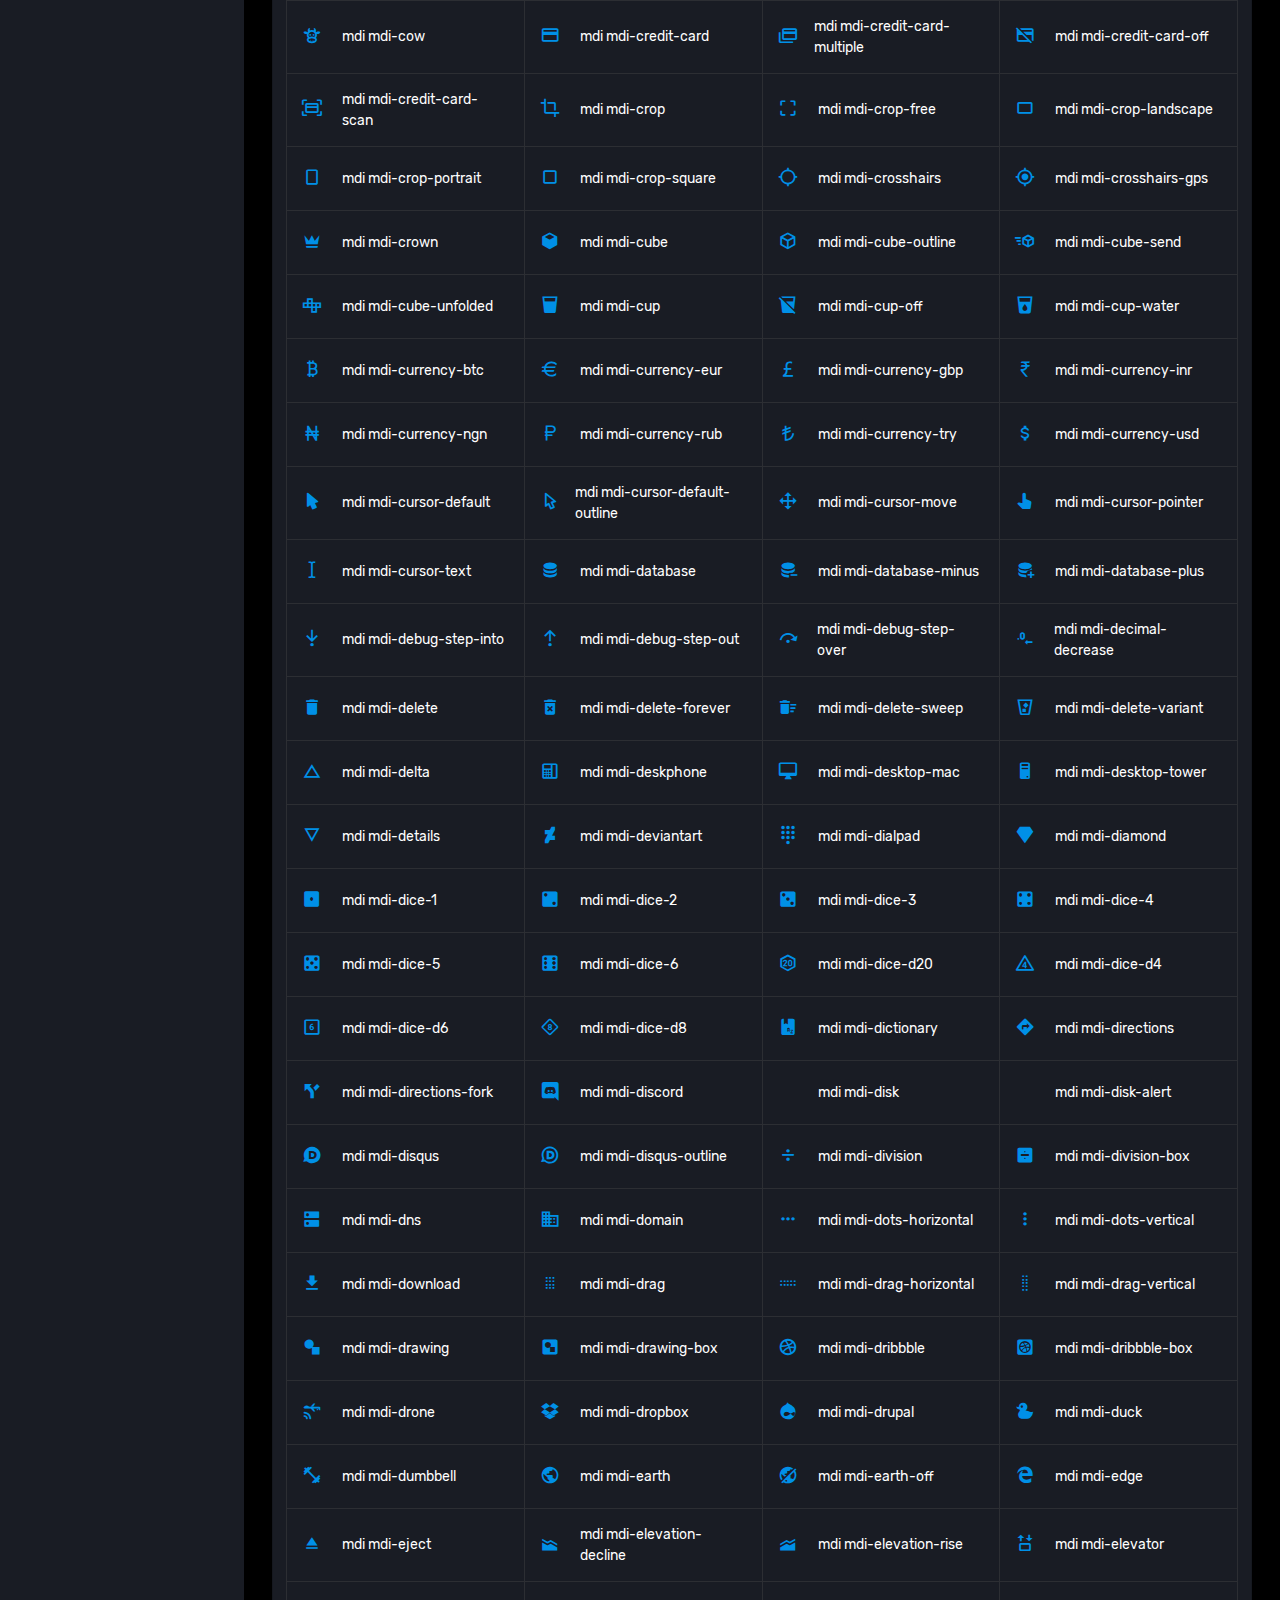
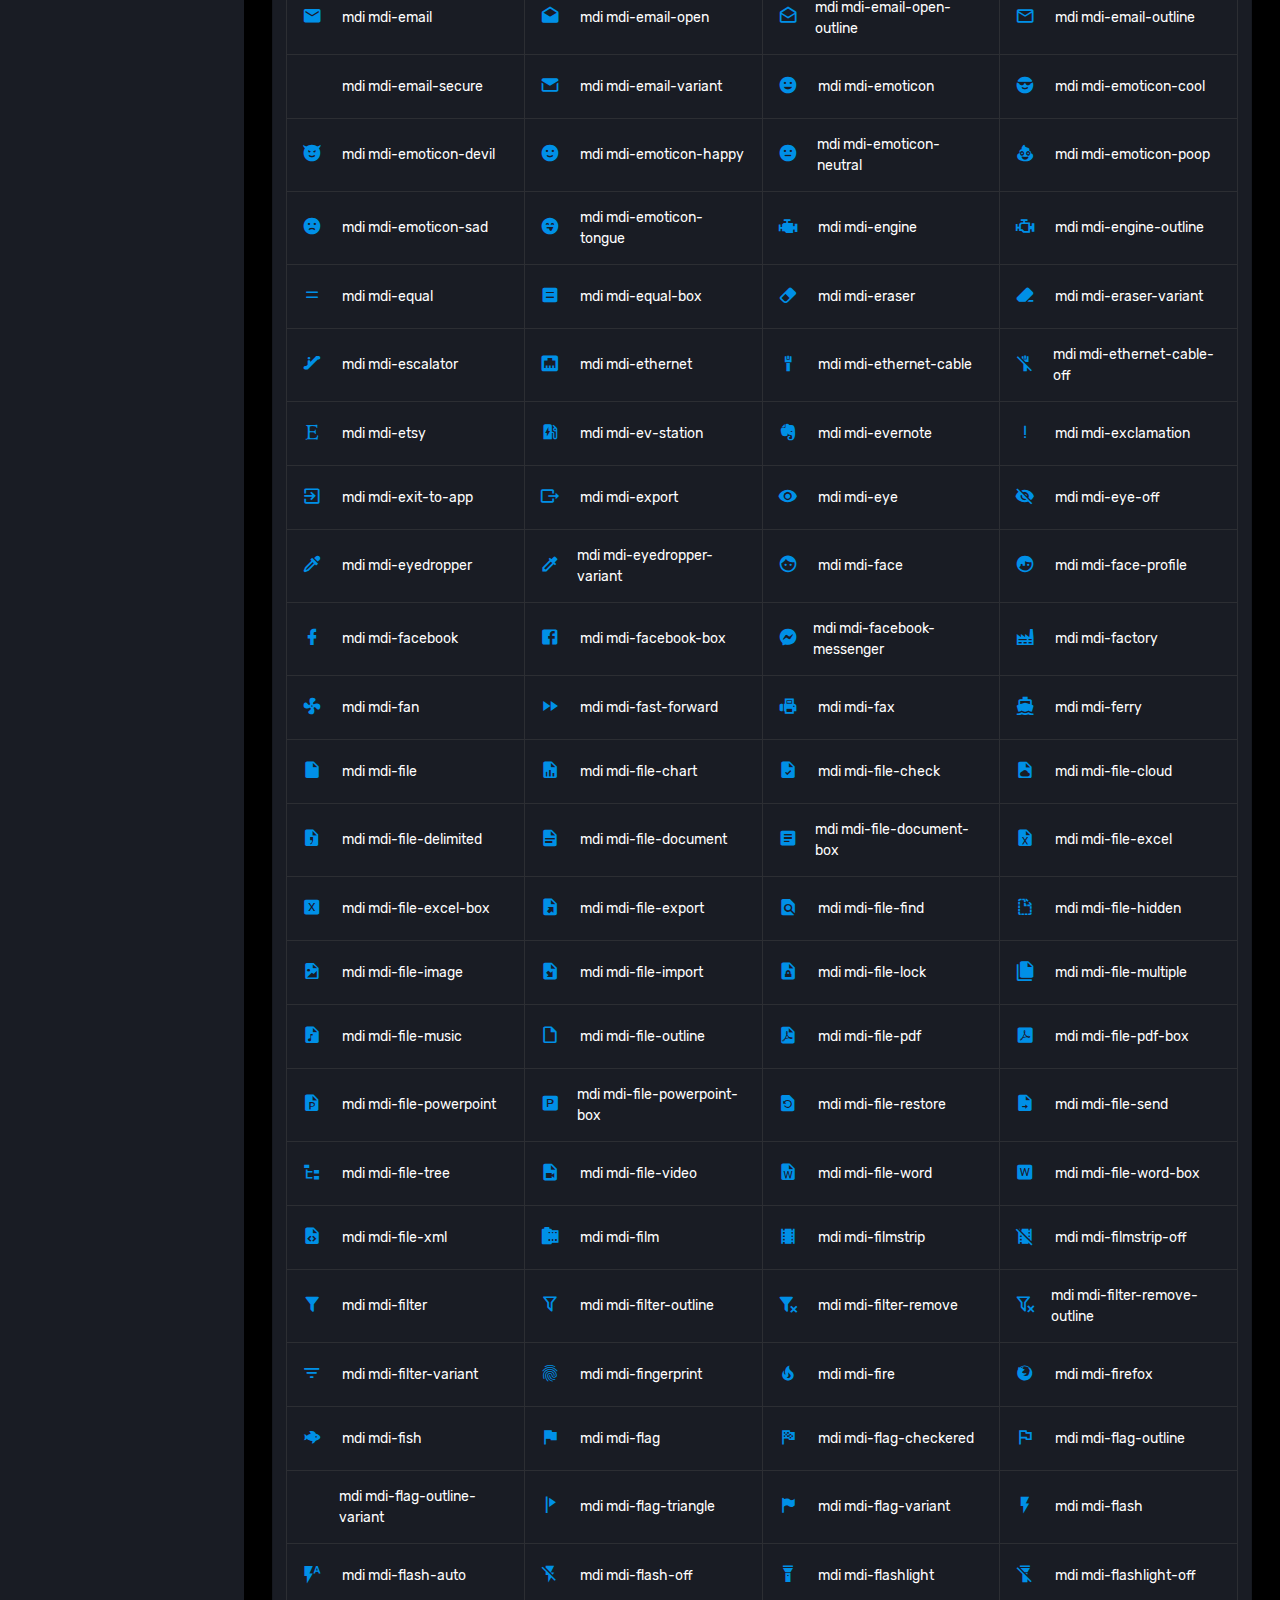
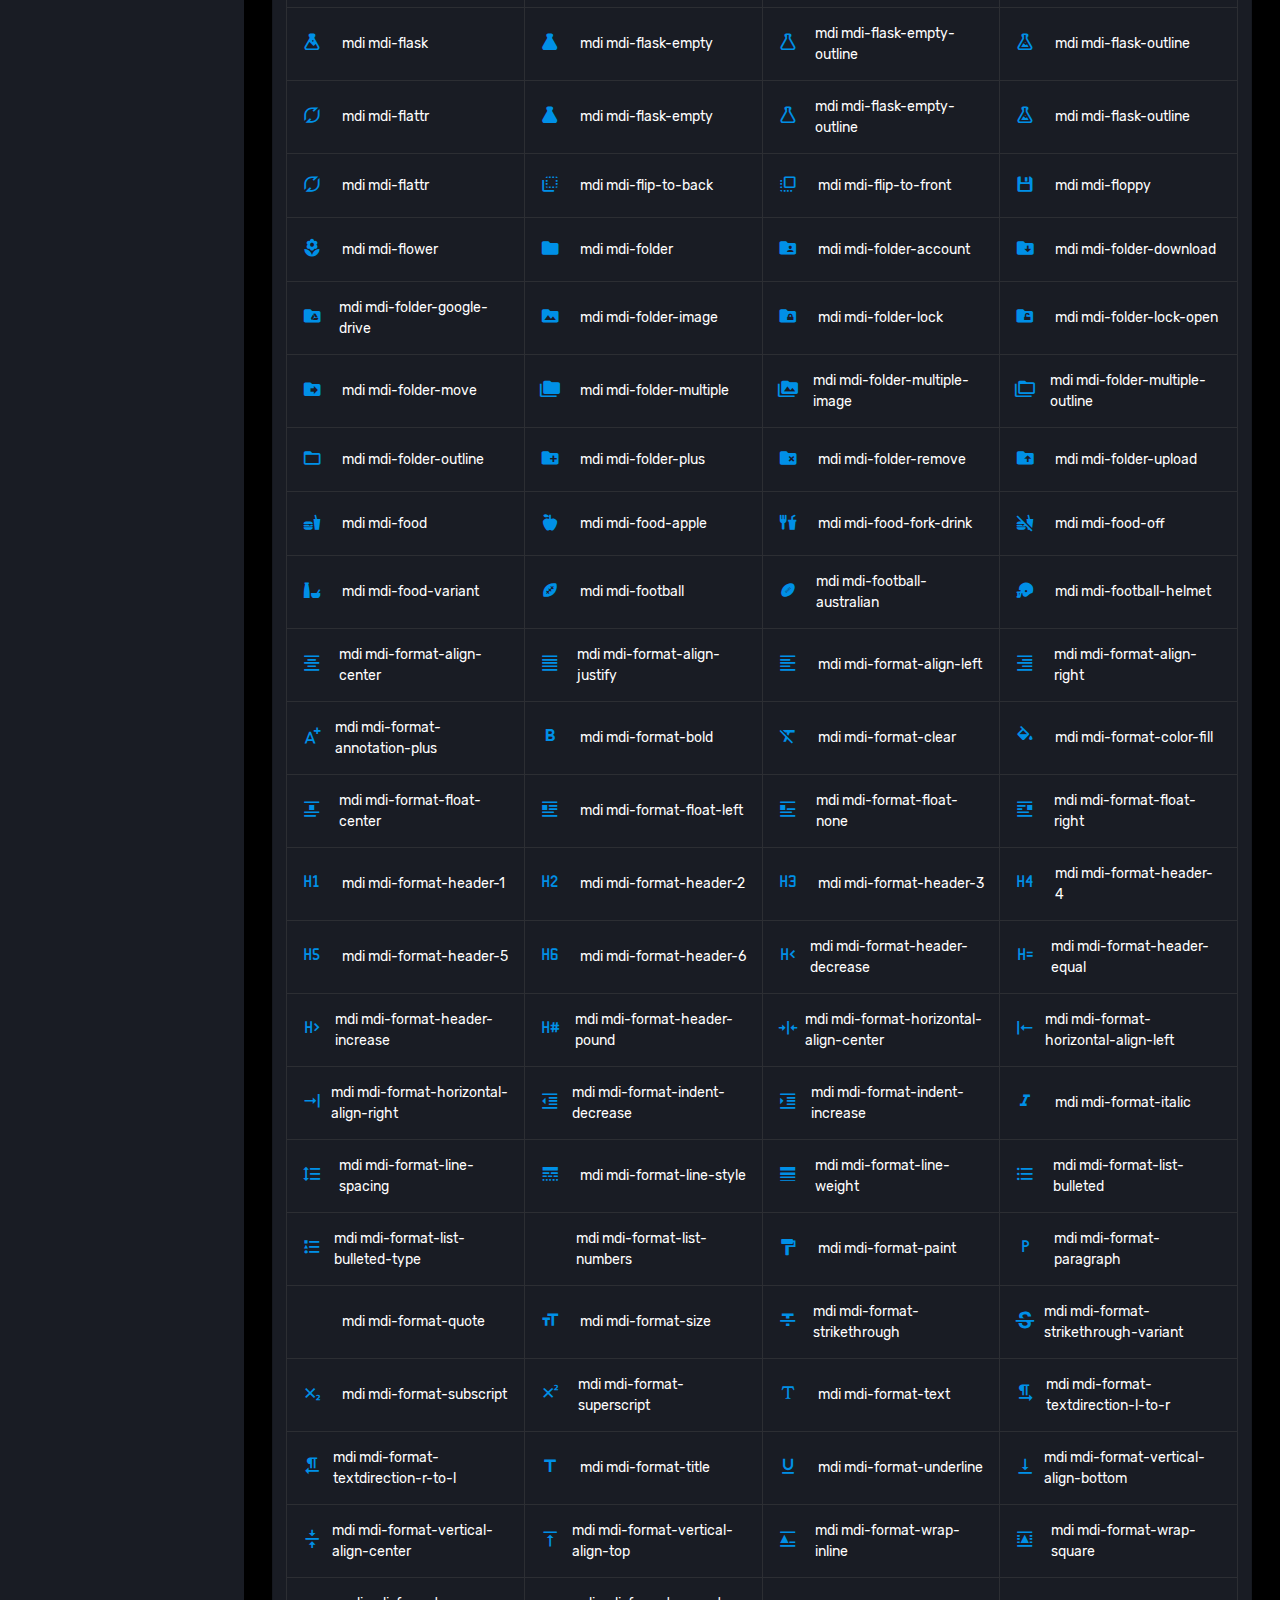
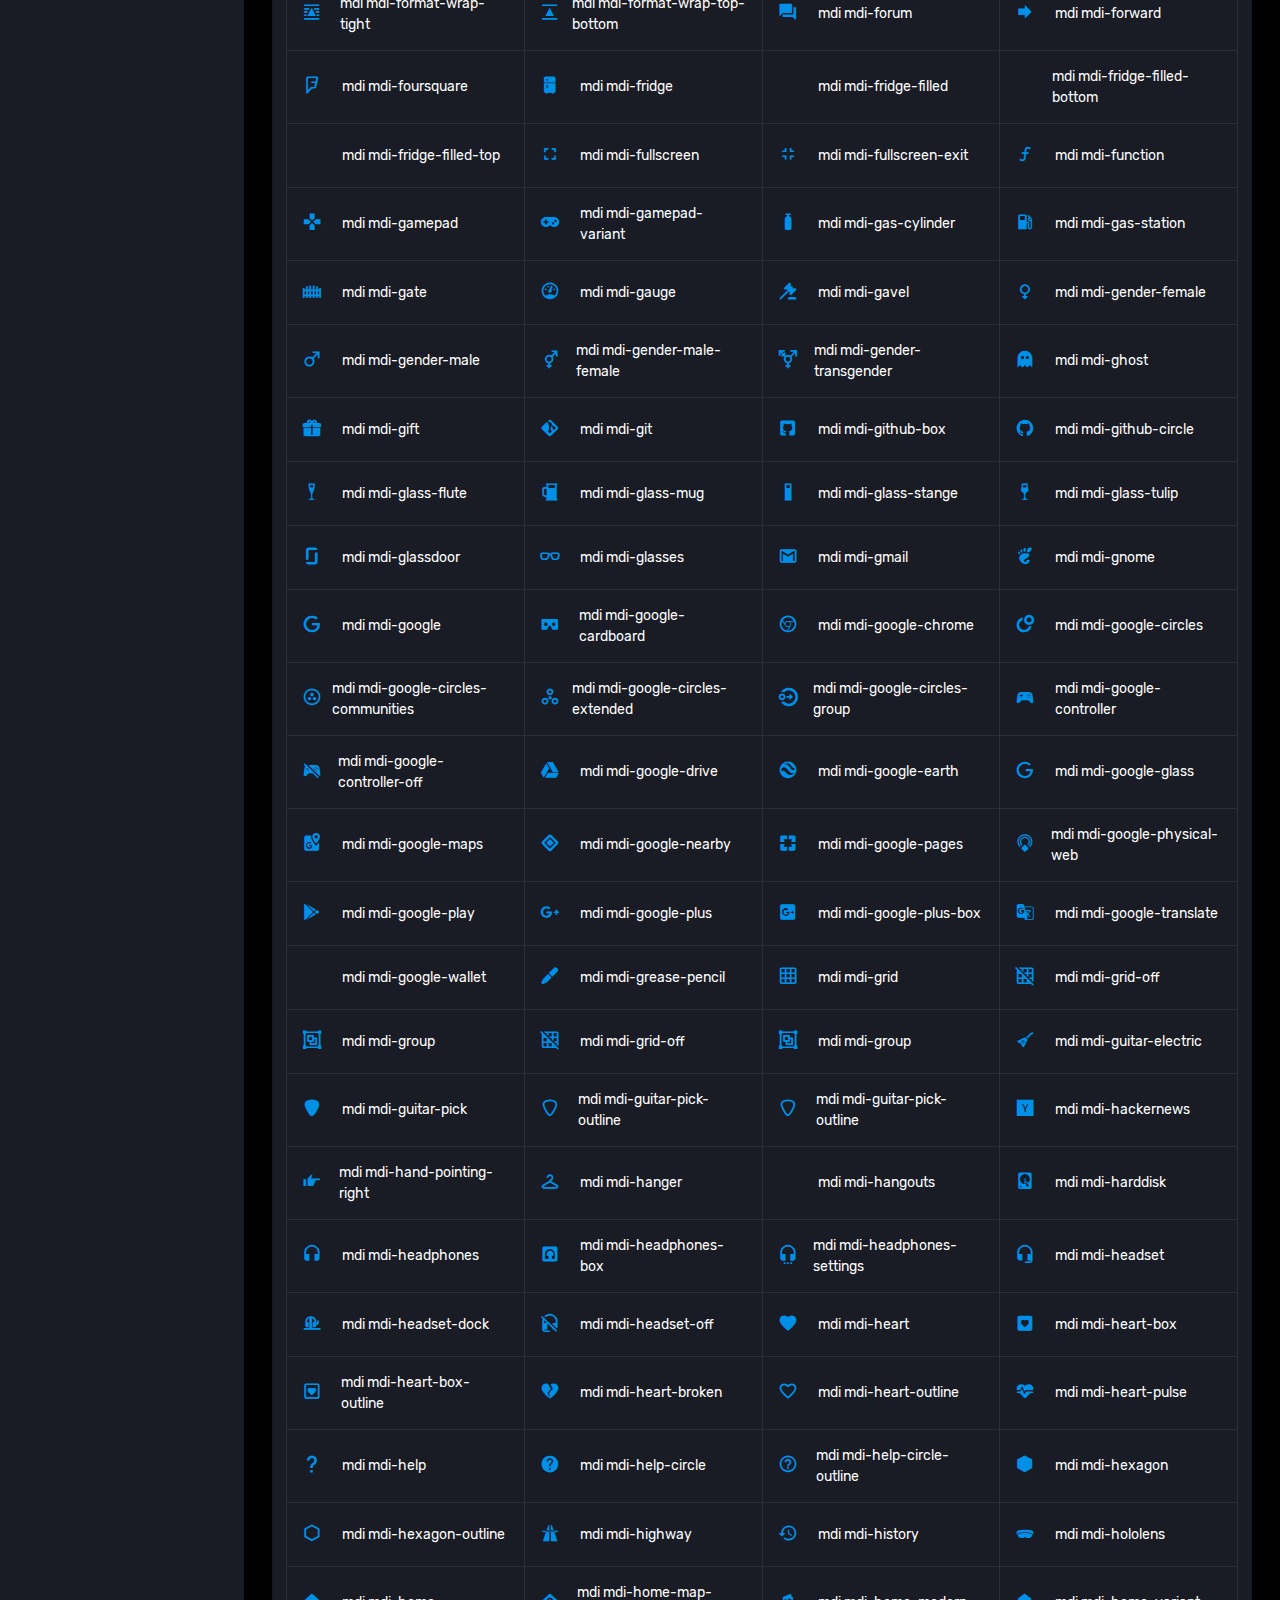
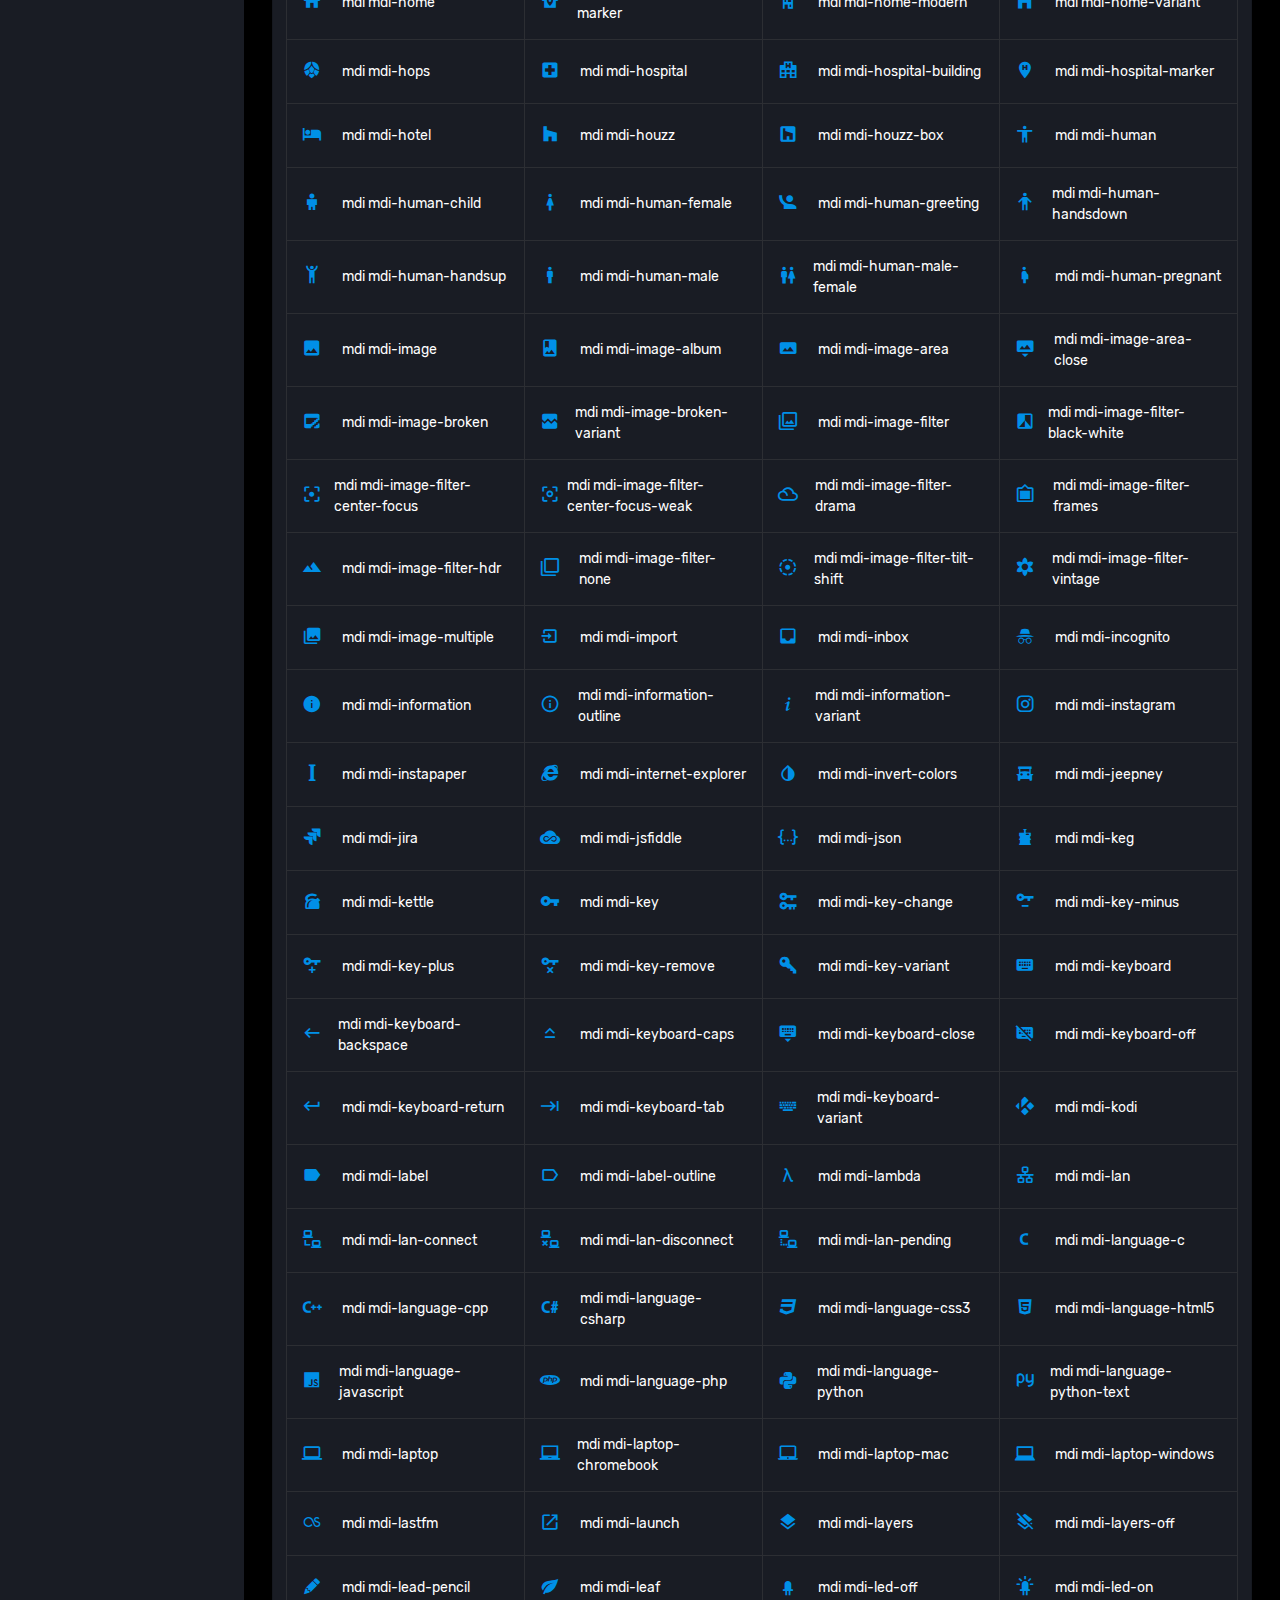
<file: template/pages/icons/mdi.html>
<!DOCTYPE html>
<html lang="en">
  <head>
    <!-- Required meta tags -->
    <meta charset="utf-8">
    <meta name="viewport" content="width=device-width, initial-scale=1, shrink-to-fit=no">
    <title>Corona Admin</title>
    <!-- plugins:css -->
    <link rel="stylesheet" href="../../assets/vendors/mdi/css/materialdesignicons.min.css">
    <link rel="stylesheet" href="../../assets/vendors/css/vendor.bundle.base.css">
    <!-- endinject -->
    <!-- Plugin css for this page -->
    <!-- End Plugin css for this page -->
    <!-- inject:css -->
    <!-- endinject -->
    <!-- Layout styles -->
    <link rel="stylesheet" href="../../assets/css/style.css">
    <!-- End layout styles -->
    <link rel="shortcut icon" href="../../assets/images/favicon.png" />
  </head>
  <body>
    <div class=" container-scroller">
      <!-- partial:../../partials/_sidebar.html -->
      <nav class="sidebar sidebar-offcanvas" id="sidebar">
        <div class="sidebar-brand-wrapper d-none d-lg-flex align-items-center justify-content-center fixed-top">
          <a class="sidebar-brand brand-logo" href="../../index.html"><img src="../../assets/images/logo.svg" alt="logo" /></a>
          <a class="sidebar-brand brand-logo-mini" href="../../index.html"><img src="../../assets/images/logo-mini.svg" alt="logo" /></a>
        </div>
        <ul class="nav">
          <li class="nav-item profile">
            <div class="profile-desc">
              <div class="profile-pic">
                <div class="count-indicator">
                  <img class="img-xs rounded-circle " src="../../assets/images/faces/face15.jpg" alt="">
                  <span class="count bg-success"></span>
                </div>
                <div class="profile-name">
                  <h5 class="mb-0 font-weight-normal">Henry Klein</h5>
                  <span>Gold Member</span>
                </div>
              </div>
              <a href="#" id="profile-dropdown" data-toggle="dropdown"><i class="mdi mdi-dots-vertical"></i></a>
              <div class="dropdown-menu dropdown-menu-right sidebar-dropdown preview-list" aria-labelledby="profile-dropdown">
                <a href="#" class="dropdown-item preview-item">
                  <div class="preview-thumbnail">
                    <div class="preview-icon bg-dark rounded-circle">
                      <i class="mdi mdi-settings text-primary"></i>
                    </div>
                  </div>
                  <div class="preview-item-content">
                    <p class="preview-subject ellipsis mb-1 text-small">Account settings</p>
                  </div>
                </a>
                <div class="dropdown-divider"></div>
                <a href="#" class="dropdown-item preview-item">
                  <div class="preview-thumbnail">
                    <div class="preview-icon bg-dark rounded-circle">
                      <i class="mdi mdi-onepassword  text-info"></i>
                    </div>
                  </div>
                  <div class="preview-item-content">
                    <p class="preview-subject ellipsis mb-1 text-small">Change Password</p>
                  </div>
                </a>
                <div class="dropdown-divider"></div>
                <a href="#" class="dropdown-item preview-item">
                  <div class="preview-thumbnail">
                    <div class="preview-icon bg-dark rounded-circle">
                      <i class="mdi mdi-calendar-today text-success"></i>
                    </div>
                  </div>
                  <div class="preview-item-content">
                    <p class="preview-subject ellipsis mb-1 text-small">To-do list</p>
                  </div>
                </a>
              </div>
            </div>
          </li>
          <li class="nav-item nav-category">
            <span class="nav-link">Navigation</span>
          </li>
          <li class="nav-item menu-items">
            <a class="nav-link" href="../../index.html">
              <span class="menu-icon">
                <i class="mdi mdi-speedometer"></i>
              </span>
              <span class="menu-title">Dashboard</span>
            </a>
          </li>
          <li class="nav-item menu-items">
            <a class="nav-link" data-toggle="collapse" href="#ui-basic" aria-expanded="false" aria-controls="ui-basic">
              <span class="menu-icon">
                <i class="mdi mdi-laptop"></i>
              </span>
              <span class="menu-title">Basic UI Elements</span>
              <i class="menu-arrow"></i>
            </a>
            <div class="collapse" id="ui-basic">
              <ul class="nav flex-column sub-menu">
                <li class="nav-item"> <a class="nav-link" href="../../pages/ui-features/buttons.html">Buttons</a></li>
                <li class="nav-item"> <a class="nav-link" href="../../pages/ui-features/dropdowns.html">Dropdowns</a></li>
                <li class="nav-item"> <a class="nav-link" href="../../pages/ui-features/typography.html">Typography</a></li>
              </ul>
            </div>
          </li>
          <li class="nav-item menu-items">
            <a class="nav-link" href="../../pages/forms/basic_elements.html">
              <span class="menu-icon">
                <i class="mdi mdi-playlist-play"></i>
              </span>
              <span class="menu-title">Form Elements</span>
            </a>
          </li>
          <li class="nav-item menu-items">
            <a class="nav-link" href="../../pages/tables/basic-table.html">
              <span class="menu-icon">
                <i class="mdi mdi-table-large"></i>
              </span>
              <span class="menu-title">Tables</span>
            </a>
          </li>
          <li class="nav-item menu-items">
            <a class="nav-link" href="../../pages/charts/chartjs.html">
              <span class="menu-icon">
                <i class="mdi mdi-chart-bar"></i>
              </span>
              <span class="menu-title">Charts</span>
            </a>
          </li>
          <li class="nav-item menu-items">
            <a class="nav-link" href="../../pages/icons/mdi.html">
              <span class="menu-icon">
                <i class="mdi mdi-contacts"></i>
              </span>
              <span class="menu-title">Icons</span>
            </a>
          </li>
          <li class="nav-item menu-items">
            <a class="nav-link" data-toggle="collapse" href="#auth" aria-expanded="false" aria-controls="auth">
              <span class="menu-icon">
                <i class="mdi mdi-security"></i>
              </span>
              <span class="menu-title">User Pages</span>
              <i class="menu-arrow"></i>
            </a>
            <div class="collapse" id="auth">
              <ul class="nav flex-column sub-menu">
                <li class="nav-item"> <a class="nav-link" href="../../pages/samples/blank-page.html"> Blank Page </a></li>
                <li class="nav-item"> <a class="nav-link" href="../../pages/samples/error-404.html"> 404 </a></li>
                <li class="nav-item"> <a class="nav-link" href="../../pages/samples/error-500.html"> 500 </a></li>
                <li class="nav-item"> <a class="nav-link" href="../../pages/samples/login.html"> Login </a></li>
                <li class="nav-item"> <a class="nav-link" href="../../pages/samples/register.html"> Register </a></li>
              </ul>
            </div>
          </li>
          <li class="nav-item menu-items">
            <a class="nav-link" href="http://www.bootstrapdash.com/demo/corona-free/jquery/documentation/documentation.html">
              <span class="menu-icon">
                <i class="mdi mdi-file-document-box"></i>
              </span>
              <span class="menu-title">Documentation</span>
            </a>
          </li>
        </ul>
      </nav>
      <!-- partial -->
      <div class="container-fluid page-body-wrapper">
        <!-- partial:../../partials/_navbar.html -->
        <nav class="navbar p-0 fixed-top d-flex flex-row">
          <div class="navbar-brand-wrapper d-flex d-lg-none align-items-center justify-content-center">
            <a class="navbar-brand brand-logo-mini" href="../../index.html"><img src="../../assets/images/logo-mini.svg" alt="logo" /></a>
          </div>
          <div class="navbar-menu-wrapper flex-grow d-flex align-items-stretch">
            <button class="navbar-toggler navbar-toggler align-self-center" type="button" data-toggle="minimize">
              <span class="mdi mdi-menu"></span>
            </button>
            <ul class="navbar-nav w-100">
              <li class="nav-item w-100">
                <form class="nav-link mt-2 mt-md-0 d-none d-lg-flex search">
                  <input type="text" class="form-control" placeholder="Search products">
                </form>
              </li>
            </ul>
            <ul class="navbar-nav navbar-nav-right">
              <li class="nav-item dropdown d-none d-lg-block">
                <a class="nav-link btn btn-success create-new-button" id="createbuttonDropdown" data-toggle="dropdown" aria-expanded="false" href="#">+ Create New Project</a>
                <div class="dropdown-menu dropdown-menu-right navbar-dropdown preview-list" aria-labelledby="createbuttonDropdown">
                  <h6 class="p-3 mb-0">Projects</h6>
                  <div class="dropdown-divider"></div>
                  <a class="dropdown-item preview-item">
                    <div class="preview-thumbnail">
                      <div class="preview-icon bg-dark rounded-circle">
                        <i class="mdi mdi-file-outline text-primary"></i>
                      </div>
                    </div>
                    <div class="preview-item-content">
                      <p class="preview-subject ellipsis mb-1">Software Development</p>
                    </div>
                  </a>
                  <div class="dropdown-divider"></div>
                  <a class="dropdown-item preview-item">
                    <div class="preview-thumbnail">
                      <div class="preview-icon bg-dark rounded-circle">
                        <i class="mdi mdi-web text-info"></i>
                      </div>
                    </div>
                    <div class="preview-item-content">
                      <p class="preview-subject ellipsis mb-1">UI Development</p>
                    </div>
                  </a>
                  <div class="dropdown-divider"></div>
                  <a class="dropdown-item preview-item">
                    <div class="preview-thumbnail">
                      <div class="preview-icon bg-dark rounded-circle">
                        <i class="mdi mdi-layers text-danger"></i>
                      </div>
                    </div>
                    <div class="preview-item-content">
                      <p class="preview-subject ellipsis mb-1">Software Testing</p>
                    </div>
                  </a>
                  <div class="dropdown-divider"></div>
                  <p class="p-3 mb-0 text-center">See all projects</p>
                </div>
              </li>
              <li class="nav-item nav-settings d-none d-lg-block">
                <a class="nav-link" href="#">
                  <i class="mdi mdi-view-grid"></i>
                </a>
              </li>
              <li class="nav-item dropdown border-left">
                <a class="nav-link count-indicator dropdown-toggle" id="messageDropdown" href="#" data-toggle="dropdown" aria-expanded="false">
                  <i class="mdi mdi-email"></i>
                  <span class="count bg-success"></span>
                </a>
                <div class="dropdown-menu dropdown-menu-right navbar-dropdown preview-list" aria-labelledby="messageDropdown">
                  <h6 class="p-3 mb-0">Messages</h6>
                  <div class="dropdown-divider"></div>
                  <a class="dropdown-item preview-item">
                    <div class="preview-thumbnail">
                      <img src="../../assets/images/faces/face4.jpg" alt="image" class="rounded-circle profile-pic">
                    </div>
                    <div class="preview-item-content">
                      <p class="preview-subject ellipsis mb-1">Mark send you a message</p>
                      <p class="text-muted mb-0"> 1 Minutes ago </p>
                    </div>
                  </a>
                  <div class="dropdown-divider"></div>
                  <a class="dropdown-item preview-item">
                    <div class="preview-thumbnail">
                      <img src="../../assets/images/faces/face2.jpg" alt="image" class="rounded-circle profile-pic">
                    </div>
                    <div class="preview-item-content">
                      <p class="preview-subject ellipsis mb-1">Cregh send you a message</p>
                      <p class="text-muted mb-0"> 15 Minutes ago </p>
                    </div>
                  </a>
                  <div class="dropdown-divider"></div>
                  <a class="dropdown-item preview-item">
                    <div class="preview-thumbnail">
                      <img src="../../assets/images/faces/face3.jpg" alt="image" class="rounded-circle profile-pic">
                    </div>
                    <div class="preview-item-content">
                      <p class="preview-subject ellipsis mb-1">Profile picture updated</p>
                      <p class="text-muted mb-0"> 18 Minutes ago </p>
                    </div>
                  </a>
                  <div class="dropdown-divider"></div>
                  <p class="p-3 mb-0 text-center">4 new messages</p>
                </div>
              </li>
              <li class="nav-item dropdown border-left">
                <a class="nav-link count-indicator dropdown-toggle" id="notificationDropdown" href="#" data-toggle="dropdown">
                  <i class="mdi mdi-bell"></i>
                  <span class="count bg-danger"></span>
                </a>
                <div class="dropdown-menu dropdown-menu-right navbar-dropdown preview-list" aria-labelledby="notificationDropdown">
                  <h6 class="p-3 mb-0">Notifications</h6>
                  <div class="dropdown-divider"></div>
                  <a class="dropdown-item preview-item">
                    <div class="preview-thumbnail">
                      <div class="preview-icon bg-dark rounded-circle">
                        <i class="mdi mdi-calendar text-success"></i>
                      </div>
                    </div>
                    <div class="preview-item-content">
                      <p class="preview-subject mb-1">Event today</p>
                      <p class="text-muted ellipsis mb-0"> Just a reminder that you have an event today </p>
                    </div>
                  </a>
                  <div class="dropdown-divider"></div>
                  <a class="dropdown-item preview-item">
                    <div class="preview-thumbnail">
                      <div class="preview-icon bg-dark rounded-circle">
                        <i class="mdi mdi-settings text-danger"></i>
                      </div>
                    </div>
                    <div class="preview-item-content">
                      <p class="preview-subject mb-1">Settings</p>
                      <p class="text-muted ellipsis mb-0"> Update dashboard </p>
                    </div>
                  </a>
                  <div class="dropdown-divider"></div>
                  <a class="dropdown-item preview-item">
                    <div class="preview-thumbnail">
                      <div class="preview-icon bg-dark rounded-circle">
                        <i class="mdi mdi-link-variant text-warning"></i>
                      </div>
                    </div>
                    <div class="preview-item-content">
                      <p class="preview-subject mb-1">Launch Admin</p>
                      <p class="text-muted ellipsis mb-0"> New admin wow! </p>
                    </div>
                  </a>
                  <div class="dropdown-divider"></div>
                  <p class="p-3 mb-0 text-center">See all notifications</p>
                </div>
              </li>
              <li class="nav-item dropdown">
                <a class="nav-link" id="profileDropdown" href="#" data-toggle="dropdown">
                  <div class="navbar-profile">
                    <img class="img-xs rounded-circle" src="../../assets/images/faces/face15.jpg" alt="">
                    <p class="mb-0 d-none d-sm-block navbar-profile-name">Henry Klein</p>
                    <i class="mdi mdi-menu-down d-none d-sm-block"></i>
                  </div>
                </a>
                <div class="dropdown-menu dropdown-menu-right navbar-dropdown preview-list" aria-labelledby="profileDropdown">
                  <h6 class="p-3 mb-0">Profile</h6>
                  <div class="dropdown-divider"></div>
                  <a class="dropdown-item preview-item">
                    <div class="preview-thumbnail">
                      <div class="preview-icon bg-dark rounded-circle">
                        <i class="mdi mdi-settings text-success"></i>
                      </div>
                    </div>
                    <div class="preview-item-content">
                      <p class="preview-subject mb-1">Settings</p>
                    </div>
                  </a>
                  <div class="dropdown-divider"></div>
                  <a class="dropdown-item preview-item">
                    <div class="preview-thumbnail">
                      <div class="preview-icon bg-dark rounded-circle">
                        <i class="mdi mdi-logout text-danger"></i>
                      </div>
                    </div>
                    <div class="preview-item-content">
                      <p class="preview-subject mb-1">Log out</p>
                    </div>
                  </a>
                  <div class="dropdown-divider"></div>
                  <p class="p-3 mb-0 text-center">Advanced settings</p>
                </div>
              </li>
            </ul>
            <button class="navbar-toggler navbar-toggler-right d-lg-none align-self-center" type="button" data-toggle="offcanvas">
              <span class="mdi mdi-format-line-spacing"></span>
            </button>
          </div>
        </nav>
        <!-- partial -->
        <div class="main-panel">
          <div class="content-wrapper">
            <div class="page-header">
              <h3 class="page-title"> Material design icons </h3>
              <nav aria-label="breadcrumb">
                <ol class="breadcrumb">
                  <li class="breadcrumb-item"><a href="#">Icons</a></li>
                  <li class="breadcrumb-item active" aria-current="page">Material design icons</li>
                </ol>
              </nav>
            </div>
            <div class="row">
              <div class="col-lg-12 grid-margin">
                <div class="card">
                  <div class="card-body">
                    <div class="row icons-list">
                      <div class="col-sm-6 col-md-4 col-lg-3">
                        <i class="mdi mdi-access-point"></i> mdi mdi-access-point
                      </div>
                      <div class="col-sm-6 col-md-4 col-lg-3">
                        <i class="mdi mdi-access-point-network"></i> mdi mdi-access-point-network
                      </div>
                      <div class="col-sm-6 col-md-4 col-lg-3">
                        <i class="mdi mdi-account"></i> mdi mdi-account
                      </div>
                      <div class="col-sm-6 col-md-4 col-lg-3">
                        <i class="mdi mdi-account-box"></i> mdi mdi-account-box
                      </div>
                      <div class="col-sm-6 col-md-4 col-lg-3">
                        <i class="mdi mdi-account-box-outline"></i> mdi mdi-account-box-outline
                      </div>
                      <div class="col-sm-6 col-md-4 col-lg-3">
                        <i class="mdi mdi-account-card-details"></i> mdi mdi-account-card-details
                      </div>
                      <div class="col-sm-6 col-md-4 col-lg-3">
                        <i class="mdi mdi-account-check"></i> mdi mdi-account-check
                      </div>
                      <div class="col-sm-6 col-md-4 col-lg-3">
                        <i class="mdi mdi-account-circle"></i> mdi mdi-account-circle
                      </div>
                      <div class="col-sm-6 col-md-4 col-lg-3">
                        <i class="mdi mdi-account-convert"></i> mdi mdi-account-convert
                      </div>
                      <div class="col-sm-6 col-md-4 col-lg-3">
                        <i class="mdi mdi-account-key"></i> mdi mdi-account-key
                      </div>
                      <div class="col-sm-6 col-md-4 col-lg-3">
                        <i class="mdi mdi-account-location"></i> mdi mdi-account-location
                      </div>
                      <div class="col-sm-6 col-md-4 col-lg-3">
                        <i class="mdi mdi-account-minus"></i> mdi mdi-account-minus
                      </div>
                      <div class="col-sm-6 col-md-4 col-lg-3">
                        <i class="mdi mdi-account-multiple"></i> mdi mdi-account-multiple
                      </div>
                      <div class="col-sm-6 col-md-4 col-lg-3">
                        <i class="mdi mdi-account-multiple-minus"></i> mdi mdi-account-multiple-minus
                      </div>
                      <div class="col-sm-6 col-md-4 col-lg-3">
                        <i class="mdi mdi-account-multiple-outline"></i> mdi mdi-account-multiple-outline
                      </div>
                      <div class="col-sm-6 col-md-4 col-lg-3">
                        <i class="mdi mdi-account-multiple-plus"></i> mdi mdi-account-multiple-plus
                      </div>
                      <div class="col-sm-6 col-md-4 col-lg-3">
                        <i class="mdi mdi-account-network"></i> mdi mdi-account-network
                      </div>
                      <div class="col-sm-6 col-md-4 col-lg-3">
                        <i class="mdi mdi-account-off"></i> mdi mdi-account-off
                      </div>
                      <div class="col-sm-6 col-md-4 col-lg-3">
                        <i class="mdi mdi-account-outline"></i> mdi mdi-account-outline
                      </div>
                      <div class="col-sm-6 col-md-4 col-lg-3">
                        <i class="mdi mdi-account-plus"></i> mdi mdi-account-plus
                      </div>
                      <div class="col-sm-6 col-md-4 col-lg-3">
                        <i class="mdi mdi-account-remove"></i> mdi mdi-account-remove
                      </div>
                      <div class="col-sm-6 col-md-4 col-lg-3">
                        <i class="mdi mdi-account-search"></i> mdi mdi-account-search
                      </div>
                      <div class="col-sm-6 col-md-4 col-lg-3">
                        <i class="mdi mdi-account-settings"></i> mdi mdi-account-settings
                      </div>
                      <div class="col-sm-6 col-md-4 col-lg-3">
                        <i class="mdi mdi-account-settings-variant"></i> mdi mdi-account-settings-variant
                      </div>
                      <div class="col-sm-6 col-md-4 col-lg-3">
                        <i class="mdi mdi-account-star"></i> mdi mdi-account-star
                      </div>
                      <div class="col-sm-6 col-md-4 col-lg-3">
                        <i class="mdi mdi-account-switch"></i> mdi mdi-account-switch
                      </div>
                      <div class="col-sm-6 col-md-4 col-lg-3">
                        <i class="mdi mdi-adjust"></i> mdi mdi-adjust
                      </div>
                      <div class="col-sm-6 col-md-4 col-lg-3">
                        <i class="mdi mdi-air-conditioner"></i> mdi mdi-air-conditioner
                      </div>
                      <div class="col-sm-6 col-md-4 col-lg-3">
                        <i class="mdi mdi-airballoon"></i> mdi mdi-airballoon
                      </div>
                      <div class="col-sm-6 col-md-4 col-lg-3">
                        <i class="mdi mdi-airplane"></i> mdi mdi-airplane
                      </div>
                      <div class="col-sm-6 col-md-4 col-lg-3">
                        <i class="mdi mdi-airplane-landing"></i> mdi mdi-airplane-landing
                      </div>
                      <div class="col-sm-6 col-md-4 col-lg-3">
                        <i class="mdi mdi-airplane-off"></i> mdi mdi-airplane-off
                      </div>
                      <div class="col-sm-6 col-md-4 col-lg-3">
                        <i class="mdi mdi-airplane-takeoff"></i> mdi mdi-airplane-takeoff
                      </div>
                      <div class="col-sm-6 col-md-4 col-lg-3">
                        <i class="mdi mdi-airplay"></i> mdi mdi-airplay
                      </div>
                      <div class="col-sm-6 col-md-4 col-lg-3">
                        <i class="mdi mdi-alarm"></i> mdi mdi-alarm
                      </div>
                      <div class="col-sm-6 col-md-4 col-lg-3">
                        <i class="mdi mdi-alarm-check"></i> mdi mdi-alarm-check
                      </div>
                      <div class="col-sm-6 col-md-4 col-lg-3">
                        <i class="mdi mdi-alarm-multiple"></i> mdi mdi-alarm-multiple
                      </div>
                      <div class="col-sm-6 col-md-4 col-lg-3">
                        <i class="mdi mdi-alarm-off"></i> mdi mdi-alarm-off
                      </div>
                      <div class="col-sm-6 col-md-4 col-lg-3">
                        <i class="mdi mdi-alarm-plus"></i> mdi mdi-alarm-plus
                      </div>
                      <div class="col-sm-6 col-md-4 col-lg-3">
                        <i class="mdi mdi-album"></i> mdi mdi-albums
                      </div>
                      <div class="col-sm-6 col-md-4 col-lg-3">
                        <i class="mdi mdi-alert"></i> mdi mdi-alert
                      </div>
                      <div class="col-sm-6 col-md-4 col-lg-3">
                        <i class="mdi mdi-alert-box"></i> mdi mdi-alert-box
                      </div>
                      <div class="col-sm-6 col-md-4 col-lg-3">
                        <i class="mdi mdi-alert-circle"></i> mdi mdi-alert-circle
                      </div>
                      <div class="col-sm-6 col-md-4 col-lg-3">
                        <i class="mdi mdi-alert-circle-outline"></i> mdi mdi-alert-circle-outline
                      </div>
                      <div class="col-sm-6 col-md-4 col-lg-3">
                        <i class="mdi mdi-alert-octagon"></i> mdi mdi-alert-octagon
                      </div>
                      <div class="col-sm-6 col-md-4 col-lg-3">
                        <i class="mdi mdi-alert-outline"></i> mdi mdi-alert-outline
                      </div>
                      <div class="col-sm-6 col-md-4 col-lg-3">
                        <i class="mdi mdi-alpha"></i> mdi mdi-alpha
                      </div>
                      <div class="col-sm-6 col-md-4 col-lg-3">
                        <i class="mdi mdi-alphabetical"></i> mdi mdi-alphabetical
                      </div>
                      <div class="col-sm-6 col-md-4 col-lg-3">
                        <i class="mdi mdi-altimeter"></i> mdi mdi-altimeter
                      </div>
                      <div class="col-sm-6 col-md-4 col-lg-3">
                        <i class="mdi mdi-amazon"></i> mdi mdi-amazon
                      </div>
                      <div class="col-sm-6 col-md-4 col-lg-3">
                        <i class="mdi mdi-amazon-clouddrive"></i> mdi mdi-amazon-clouddrive
                      </div>
                      <div class="col-sm-6 col-md-4 col-lg-3">
                        <i class="mdi mdi-ambulance"></i> mdi mdi-ambulance
                      </div>
                      <div class="col-sm-6 col-md-4 col-lg-3">
                        <i class="mdi mdi-amplifier"></i> mdi mdi-amplifier
                      </div>
                      <div class="col-sm-6 col-md-4 col-lg-3">
                        <i class="mdi mdi-anchor"></i> mdi mdi-anchor
                      </div>
                      <div class="col-sm-6 col-md-4 col-lg-3">
                        <i class="mdi mdi-android"></i> mdi mdi-android
                      </div>
                      <div class="col-sm-6 col-md-4 col-lg-3">
                        <i class="mdi mdi-android-debug-bridge"></i> mdi mdi-android-debug-bridge
                      </div>
                      <div class="col-sm-6 col-md-4 col-lg-3">
                        <i class="mdi mdi-android-studio"></i> mdi mdi-android-studio
                      </div>
                      <div class="col-sm-6 col-md-4 col-lg-3">
                        <i class="mdi mdi-animation"></i> mdi mdi-animation
                      </div>
                      <div class="col-sm-6 col-md-4 col-lg-3">
                        <i class="mdi mdi-apple"></i> mdi mdi-apple
                      </div>
                      <div class="col-sm-6 col-md-4 col-lg-3">
                        <i class="mdi mdi-apple-finder"></i> mdi mdi-apple-finder
                      </div>
                      <div class="col-sm-6 col-md-4 col-lg-3">
                        <i class="mdi mdi-apple-ios"></i> mdi mdi-apple-ios
                      </div>
                      <div class="col-sm-6 col-md-4 col-lg-3">
                        <i class="mdi mdi-apple-keyboard-caps"></i> mdi mdi-apple-keyboard-caps
                      </div>
                      <div class="col-sm-6 col-md-4 col-lg-3">
                        <i class="mdi mdi-apple-keyboard-command"></i> mdi mdi-apple-keyboard-command
                      </div>
                      <div class="col-sm-6 col-md-4 col-lg-3">
                        <i class="mdi mdi-apple-keyboard-control"></i> mdi mdi-apple-keyboard-control
                      </div>
                      <div class="col-sm-6 col-md-4 col-lg-3">
                        <i class="mdi mdi-apple-keyboard-option"></i> mdi mdi-apple-keyboard-option
                      </div>
                      <div class="col-sm-6 col-md-4 col-lg-3">
                        <i class="mdi mdi-apple-keyboard-shift"></i> mdi mdi-apple-keyboard-shift
                      </div>
                      <div class="col-sm-6 col-md-4 col-lg-3">
                        <i class="mdi mdi-apple-mobileme "></i> mdi mdi-apple-mobileme
                      </div>
                      <div class="col-sm-6 col-md-4 col-lg-3">
                        <i class="mdi mdi-apple-safari"></i> mdi mdi-apple-safari
                      </div>
                      <div class="col-sm-6 col-md-4 col-lg-3">
                        <i class="mdi mdi-application"></i> mdi mdi-application
                      </div>
                      <div class="col-sm-6 col-md-4 col-lg-3">
                        <i class="mdi mdi-appnet"></i> mdi mdi-appnet
                      </div>
                      <div class="col-sm-6 col-md-4 col-lg-3">
                        <i class="mdi mdi-apps"></i> mdi mdi-apps
                      </div>
                      <div class="col-sm-6 col-md-4 col-lg-3">
                        <i class="mdi mdi-archive"></i> mdi mdi-archive
                      </div>
                      <div class="col-sm-6 col-md-4 col-lg-3">
                        <i class="mdi mdi-arrange-bring-forward"></i> mdi mdi-arrange-bring-forward
                      </div>
                      <div class="col-sm-6 col-md-4 col-lg-3">
                        <i class="mdi mdi-arrange-bring-to-front"></i> mdi mdi-arrange-bring-to-front
                      </div>
                      <div class="col-sm-6 col-md-4 col-lg-3">
                        <i class="mdi mdi-arrange-send-backward"></i> mdi mdi-arrange-send-backward
                      </div>
                      <div class="col-sm-6 col-md-4 col-lg-3">
                        <i class="mdi mdi-arrange-send-to-back"></i> mdi mdi-arrange-send-to-back
                      </div>
                      <div class="col-sm-6 col-md-4 col-lg-3">
                        <i class="mdi mdi-arrow-all"></i> mdi mdi-arrow-all
                      </div>
                      <div class="col-sm-6 col-md-4 col-lg-3">
                        <i class="mdi mdi-arrow-bottom-left"></i> mdi mdi-arrow-bottom-left
                      </div>
                      <div class="col-sm-6 col-md-4 col-lg-3">
                        <i class="mdi mdi-arrow-bottom-right"></i> mdi mdi-arrow-bottom-right
                      </div>
                      <div class="col-sm-6 col-md-4 col-lg-3">
                        <i class="mdi mdi-arrow-compress"></i> mdi mdi-arrow-compress
                      </div>
                      <div class="col-sm-6 col-md-4 col-lg-3">
                        <i class="mdi mdi-arrow-compress-all"></i> mdi mdi-arrow-compress-all
                      </div>
                      <div class="col-sm-6 col-md-4 col-lg-3">
                        <i class="mdi mdi-arrow-down"></i> mdi mdi-arrow-down
                      </div>
                      <div class="col-sm-6 col-md-4 col-lg-3">
                        <i class="mdi mdi-arrow-down"></i> mdi mdi-arrow-down
                      </div>
                      <div class="col-sm-6 col-md-4 col-lg-3">
                        <i class="mdi mdi-arrow-down-bold-circle"></i> mdi mdi-arrow-down-bold-circle
                      </div>
                      <div class="col-sm-6 col-md-4 col-lg-3">
                        <i class="mdi mdi-arrow-down-bold-circle-outline"></i> mdi mdi-arrow-down-bold-circle-outline
                      </div>
                      <div class="col-sm-6 col-md-4 col-lg-3">
                        <i class="mdi mdi-arrow-down-bold-hexagon-outline"></i> mdi mdi-arrow-down-bold-hexagon-outline
                      </div>
                      <div class="col-sm-6 col-md-4 col-lg-3">
                        <i class="mdi mdi-arrow-down-drop-circle"></i> mdi mdi-arrow-down-drop-circle
                      </div>
                      <div class="col-sm-6 col-md-4 col-lg-3">
                        <i class="mdi mdi-arrow-down-drop-circle-outline"></i> mdi mdi-arrow-down-drop-circle-outline
                      </div>
                      <div class="col-sm-6 col-md-4 col-lg-3">
                        <i class="mdi mdi-arrow-expand"></i> mdi mdi-arrow-expand
                      </div>
                      <div class="col-sm-6 col-md-4 col-lg-3">
                        <i class="mdi mdi-arrow-expand-all"></i> mdi mdi-arrow-expand-all
                      </div>
                      <div class="col-sm-6 col-md-4 col-lg-3">
                        <i class="mdi mdi-arrow-left"></i> mdi mdi-arrow-left
                      </div>
                      <div class="col-sm-6 col-md-4 col-lg-3">
                        <i class="mdi mdi-arrow-left-bold"></i> mdi mdi-arrow-left-bold
                      </div>
                      <div class="col-sm-6 col-md-4 col-lg-3">
                        <i class="mdi mdi-arrow-left-bold-circle"></i> mdi mdi-arrow-left-bold-circle
                      </div>
                      <div class="col-sm-6 col-md-4 col-lg-3">
                        <i class="mdi mdi-arrow-left-bold-circle-outline"></i> mdi mdi-arrow-left-bold-circle-outline
                      </div>
                      <div class="col-sm-6 col-md-4 col-lg-3">
                        <i class="mdi mdi-arrow-left-bold-hexagon-outline"></i> mdi mdi-arrow-left-bold-hexagon-outline
                      </div>
                      <div class="col-sm-6 col-md-4 col-lg-3">
                        <i class="mdi mdi-arrow-left-drop-circle"></i> mdi mdi-arrow-left-drop-circle
                      </div>
                      <div class="col-sm-6 col-md-4 col-lg-3">
                        <i class="mdi mdi-arrow-left-drop-circle-outline"></i> mdi mdi-arrow-left-drop-circle-outline
                      </div>
                      <div class="col-sm-6 col-md-4 col-lg-3">
                        <i class="mdi mdi-arrow-right"></i> mdi mdi-arrow-right
                      </div>
                      <div class="col-sm-6 col-md-4 col-lg-3">
                        <i class="mdi mdi-arrow-right-bold"></i> mdi mdi-arrow-right-bold
                      </div>
                      <div class="col-sm-6 col-md-4 col-lg-3">
                        <i class="mdi mdi-arrow-right-bold-circle"></i> mdi mdi-arrow-right-bold-circle
                      </div>
                      <div class="col-sm-6 col-md-4 col-lg-3">
                        <i class="mdi mdi-arrow-right-bold-circle-outline"></i> mdi mdi-arrow-right-bold-circle-outline
                      </div>
                      <div class="col-sm-6 col-md-4 col-lg-3">
                        <i class="mdi mdi-arrow-right-bold-hexagon-outline"></i> mdi mdi-arrow-right-bold-hexagon-outline
                      </div>
                      <div class="col-sm-6 col-md-4 col-lg-3">
                        <i class="mdi mdi-arrow-right-drop-circle"></i> mdi mdi-arrow-right-drop-circle
                      </div>
                      <div class="col-sm-6 col-md-4 col-lg-3">
                        <i class="mdi mdi-arrow-right-drop-circle-outline"></i> mdi mdi-arrow-right-drop-circle-outline
                      </div>
                      <div class="col-sm-6 col-md-4 col-lg-3">
                        <i class="mdi mdi-arrow-top-left"></i> mdi mdi-arrow-top-left
                      </div>
                      <div class="col-sm-6 col-md-4 col-lg-3">
                        <i class="mdi mdi-arrow-top-right"></i> mdi mdi-arrow-top-right
                      </div>
                      <div class="col-sm-6 col-md-4 col-lg-3">
                        <i class="mdi mdi-arrow-up"></i> mdi mdi-arrow-up
                      </div>
                      <div class="col-sm-6 col-md-4 col-lg-3">
                        <i class="mdi mdi-arrow-up-bold"></i> mdi mdi-arrow-up-bold
                      </div>
                      <div class="col-sm-6 col-md-4 col-lg-3">
                        <i class="mdi mdi-arrow-up-bold-circle"></i> mdi mdi-arrow-up-bold-circle
                      </div>
                      <div class="col-sm-6 col-md-4 col-lg-3">
                        <i class="mdi mdi-arrow-up-bold-circle-outline"></i> mdi mdi-arrow-up-bold-circle-outline
                      </div>
                      <div class="col-sm-6 col-md-4 col-lg-3">
                        <i class="mdi mdi-arrow-up-bold-hexagon-outline"></i> mdi mdi-arrow-up-bold-hexagon-outline
                      </div>
                      <div class="col-sm-6 col-md-4 col-lg-3">
                        <i class="mdi mdi-arrow-up-drop-circle"></i> mdi mdi-arrow-up-drop-circle
                      </div>
                      <div class="col-sm-6 col-md-4 col-lg-3">
                        <i class="mdi mdi-arrow-up-drop-circle-outline"></i> mdi mdi-arrow-up-drop-circle-outline
                      </div>
                      <div class="col-sm-6 col-md-4 col-lg-3">
                        <i class="mdi mdi-assistant"></i> mdi mdi-assistant
                      </div>
                      <div class="col-sm-6 col-md-4 col-lg-3">
                        <i class="mdi mdi-at"></i> mdi mdi-at
                      </div>
                      <div class="col-sm-6 col-md-4 col-lg-3">
                        <i class="mdi mdi-attachment"></i> mdi mdi-attachment
                      </div>
                      <div class="col-sm-6 col-md-4 col-lg-3">
                        <i class="mdi mdi-audiobook"></i> mdi mdi-audiobook
                      </div>
                      <div class="col-sm-6 col-md-4 col-lg-3">
                        <i class="mdi mdi-auto-fix"></i> mdi mdi-auto-fix
                      </div>
                      <div class="col-sm-6 col-md-4 col-lg-3">
                        <i class="mdi mdi-auto-upload"></i> mdi mdi-auto-upload
                      </div>
                      <div class="col-sm-6 col-md-4 col-lg-3">
                        <i class="mdi mdi-autorenew"></i> mdi mdi-autorenew
                      </div>
                      <div class="col-sm-6 col-md-4 col-lg-3">
                        <i class="mdi mdi-av-timer"></i> mdi mdi-av-timer
                      </div>
                      <div class="col-sm-6 col-md-4 col-lg-3">
                        <i class="mdi mdi-baby"></i> mdi mdi-baby
                      </div>
                      <div class="col-sm-6 col-md-4 col-lg-3">
                        <i class="mdi mdi-backburger"></i> mdi mdi-backburger
                      </div>
                      <div class="col-sm-6 col-md-4 col-lg-3">
                        <i class="mdi mdi-backspace"></i> mdi mdi-backspace
                      </div>
                      <div class="col-sm-6 col-md-4 col-lg-3">
                        <i class="mdi mdi-backup-restore"></i> mdi mdi-backup-restore
                      </div>
                      <div class="col-sm-6 col-md-4 col-lg-3">
                        <i class="mdi mdi-bank"></i> mdi mdi-bank
                      </div>
                      <div class="col-sm-6 col-md-4 col-lg-3">
                        <i class="mdi mdi-barcode"></i> mdi mdi-barcode
                      </div>
                      <div class="col-sm-6 col-md-4 col-lg-3">
                        <i class="mdi mdi-barcode-scan"></i> mdi mdi-barcode-scan
                      </div>
                      <div class="col-sm-6 col-md-4 col-lg-3">
                        <i class="mdi mdi-barley"></i> mdi mdi-barley
                      </div>
                      <div class="col-sm-6 col-md-4 col-lg-3">
                        <i class="mdi mdi-barrel"></i> mdi mdi-barrel
                      </div>
                      <div class="col-sm-6 col-md-4 col-lg-3">
                        <i class="mdi mdi-basecamp"></i> mdi mdi-basecamp
                      </div>
                      <div class="col-sm-6 col-md-4 col-lg-3">
                        <i class="mdi mdi-basket"></i> mdi mdi-basket
                      </div>
                      <div class="col-sm-6 col-md-4 col-lg-3">
                        <i class="mdi mdi-basket-fill"></i> mdi mdi-basket-fill
                      </div>
                      <div class="col-sm-6 col-md-4 col-lg-3">
                        <i class="mdi mdi-basket-unfill"></i> mdi mdi-basket-unfill
                      </div>
                      <div class="col-sm-6 col-md-4 col-lg-3">
                        <i class="mdi mdi-battery"></i> mdi mdi-battery
                      </div>
                      <div class="col-sm-6 col-md-4 col-lg-3">
                        <i class="mdi mdi-battery-10"></i> mdi mdi-battery-10
                      </div>
                      <div class="col-sm-6 col-md-4 col-lg-3">
                        <i class="mdi mdi-battery-20"></i> mdi mdi-battery-20
                      </div>
                      <div class="col-sm-6 col-md-4 col-lg-3">
                        <i class="mdi mdi-battery-30"></i> mdi mdi-battery-30
                      </div>
                      <div class="col-sm-6 col-md-4 col-lg-3">
                        <i class="mdi mdi-battery-40"></i> mdi mdi-battery-40
                      </div>
                      <div class="col-sm-6 col-md-4 col-lg-3">
                        <i class="mdi mdi-battery-50"></i> mdi mdi-battery-50
                      </div>
                      <div class="col-sm-6 col-md-4 col-lg-3">
                        <i class="mdi mdi-battery-60"></i> mdi mdi-battery-60
                      </div>
                      <div class="col-sm-6 col-md-4 col-lg-3">
                        <i class="mdi mdi-battery-70"></i> mdi mdi-battery-70
                      </div>
                      <div class="col-sm-6 col-md-4 col-lg-3">
                        <i class="mdi mdi-battery-80"></i> mdi mdi-battery-80
                      </div>
                      <div class="col-sm-6 col-md-4 col-lg-3">
                        <i class="mdi mdi-battery-90"></i> mdi mdi-battery-90
                      </div>
                      <div class="col-sm-6 col-md-4 col-lg-3">
                        <i class="mdi mdi-battery-alert"></i> mdi mdi-battery-alert
                      </div>
                      <div class="col-sm-6 col-md-4 col-lg-3">
                        <i class="mdi mdi-battery-charging"></i> mdi mdi-battery-charging
                      </div>
                      <div class="col-sm-6 col-md-4 col-lg-3">
                        <i class="mdi mdi-battery-charging-100"></i> mdi mdi-battery-charging-100
                      </div>
                      <div class="col-sm-6 col-md-4 col-lg-3">
                        <i class="mdi mdi-battery-charging-20"></i> mdi mdi-battery-charging-20
                      </div>
                      <div class="col-sm-6 col-md-4 col-lg-3">
                        <i class="mdi mdi-battery-charging-30"></i> mdi mdi-battery-charging-30
                      </div>
                      <div class="col-sm-6 col-md-4 col-lg-3">
                        <i class="mdi mdi-battery-charging-40"></i> mdi mdi-battery-charging-40
                      </div>
                      <div class="col-sm-6 col-md-4 col-lg-3">
                        <i class="mdi mdi-battery-charging-60"></i> mdi mdi-battery-charging-60
                      </div>
                      <div class="col-sm-6 col-md-4 col-lg-3">
                        <i class="mdi mdi-battery-charging-80"></i> mdi mdi-battery-charging-80
                      </div>
                      <div class="col-sm-6 col-md-4 col-lg-3">
                        <i class="mdi mdi-battery-charging-90"></i> mdi mdi-battery-charging-90
                      </div>
                      <div class="col-sm-6 col-md-4 col-lg-3">
                        <i class="mdi mdi-battery-minus"></i> mdi mdi-battery-minus
                      </div>
                      <div class="col-sm-6 col-md-4 col-lg-3">
                        <i class="mdi mdi-battery-negative"></i> mdi mdi-battery-negative
                      </div>
                      <div class="col-sm-6 col-md-4 col-lg-3">
                        <i class="mdi mdi-battery-outline"></i> mdi mdi-battery-outline
                      </div>
                      <div class="col-sm-6 col-md-4 col-lg-3">
                        <i class="mdi mdi-battery-plus"></i> mdi mdi-battery-plus
                      </div>
                      <div class="col-sm-6 col-md-4 col-lg-3">
                        <i class="mdi mdi-battery-positive"></i> mdi mdi-battery-positive
                      </div>
                      <div class="col-sm-6 col-md-4 col-lg-3">
                        <i class="mdi mdi-battery-unknown"></i> mdi mdi-battery-unknown
                      </div>
                      <div class="col-sm-6 col-md-4 col-lg-3">
                        <i class="mdi mdi-beach"></i> mdi mdi-beach
                      </div>
                      <div class="col-sm-6 col-md-4 col-lg-3">
                        <i class="mdi mdi-beats"></i> mdi mdi-beats
                      </div>
                      <div class="col-sm-6 col-md-4 col-lg-3">
                        <i class="mdi mdi-beer"></i> mdi mdi-beer
                      </div>
                      <div class="col-sm-6 col-md-4 col-lg-3">
                        <i class="mdi mdi-behance"></i> mdi mdi-behance
                      </div>
                      <div class="col-sm-6 col-md-4 col-lg-3">
                        <i class="mdi mdi-bell"></i> mdi mdi-bell
                      </div>
                      <div class="col-sm-6 col-md-4 col-lg-3">
                        <i class="mdi mdi-bell-off"></i> mdi mdi-bell-off
                      </div>
                      <div class="col-sm-6 col-md-4 col-lg-3">
                        <i class="mdi mdi-bell-outline"></i> mdi mdi-bell-outline
                      </div>
                      <div class="col-sm-6 col-md-4 col-lg-3">
                        <i class="mdi mdi-bell-plus"></i> mdi mdi-bell-plus
                      </div>
                      <div class="col-sm-6 col-md-4 col-lg-3">
                        <i class="mdi mdi-bell-ring"></i> mdi mdi-bell-ring
                      </div>
                      <div class="col-sm-6 col-md-4 col-lg-3">
                        <i class="mdi mdi-bell-ring-outline"></i> mdi mdi-bell-ring-outline
                      </div>
                      <div class="col-sm-6 col-md-4 col-lg-3">
                        <i class="mdi mdi-bell-sleep"></i> mdi mdi-bell-sleep
                      </div>
                      <div class="col-sm-6 col-md-4 col-lg-3">
                        <i class="mdi mdi-beta"></i> mdi mdi-beta
                      </div>
                      <div class="col-sm-6 col-md-4 col-lg-3">
                        <i class="mdi mdi-bible"></i> mdi mdi-bible
                      </div>
                      <div class="col-sm-6 col-md-4 col-lg-3">
                        <i class="mdi mdi-bike"></i> mdi mdi-bike
                      </div>
                      <div class="col-sm-6 col-md-4 col-lg-3">
                        <i class="mdi mdi-bing"></i> mdi mdi-bing
                      </div>
                      <div class="col-sm-6 col-md-4 col-lg-3">
                        <i class="mdi mdi-binoculars"></i> mdi mdi-binoculars
                      </div>
                      <div class="col-sm-6 col-md-4 col-lg-3">
                        <i class="mdi mdi-bio"></i> mdi mdi-bio
                      </div>
                      <div class="col-sm-6 col-md-4 col-lg-3">
                        <i class="mdi mdi-biohazard"></i> mdi mdi-biohazard
                      </div>
                      <div class="col-sm-6 col-md-4 col-lg-3">
                        <i class="mdi mdi-bitbucket"></i> mdi mdi-bitbucket
                      </div>
                      <div class="col-sm-6 col-md-4 col-lg-3">
                        <i class="mdi mdi-black-mesa"></i> mdi mdi-black-mesa
                      </div>
                      <div class="col-sm-6 col-md-4 col-lg-3">
                        <i class="mdi mdi-blackberry"></i> mdi mdi-blackberry
                      </div>
                      <div class="col-sm-6 col-md-4 col-lg-3">
                        <i class="mdi mdi-blender"></i> mdi mdi-blender
                      </div>
                      <div class="col-sm-6 col-md-4 col-lg-3">
                        <i class="mdi mdi-blinds"></i> mdi mdi-blinds
                      </div>
                      <div class="col-sm-6 col-md-4 col-lg-3">
                        <i class="mdi mdi-block-helper"></i> mdi mdi-block-helper
                      </div>
                      <div class="col-sm-6 col-md-4 col-lg-3">
                        <i class="mdi mdi-blogger"></i> mdi mdi-blogger
                      </div>
                      <div class="col-sm-6 col-md-4 col-lg-3">
                        <i class="mdi mdi-bluetooth"></i> mdi mdi-bluetooth
                      </div>
                      <div class="col-sm-6 col-md-4 col-lg-3">
                        <i class="mdi mdi-bluetooth-audio"></i> mdi mdi-bluetooth-audio
                      </div>
                      <div class="col-sm-6 col-md-4 col-lg-3">
                        <i class="mdi mdi-bluetooth-connect"></i> mdi mdi-bluetooth-connect
                      </div>
                      <div class="col-sm-6 col-md-4 col-lg-3">
                        <i class="mdi mdi-bluetooth-off"></i> mdi mdi-bluetooth-off
                      </div>
                      <div class="col-sm-6 col-md-4 col-lg-3">
                        <i class="mdi mdi-bluetooth-settings"></i> mdi mdi-bluetooth-settings
                      </div>
                      <div class="col-sm-6 col-md-4 col-lg-3">
                        <i class="mdi mdi-bluetooth-transfer"></i> mdi mdi-bluetooth-transfer
                      </div>
                      <div class="col-sm-6 col-md-4 col-lg-3">
                        <i class="mdi mdi-blur"></i> mdi mdi-blur
                      </div>
                      <div class="col-sm-6 col-md-4 col-lg-3">
                        <i class="mdi mdi-blur-linear"></i> mdi mdi-blur-linear
                      </div>
                      <div class="col-sm-6 col-md-4 col-lg-3">
                        <i class="mdi mdi-blur-off"></i> mdi mdi-blur-off
                      </div>
                      <div class="col-sm-6 col-md-4 col-lg-3">
                        <i class="mdi mdi-blur-radial"></i> mdi mdi-blur-radial
                      </div>
                      <div class="col-sm-6 col-md-4 col-lg-3">
                        <i class="mdi mdi-bone"></i> mdi mdi-bone
                      </div>
                      <div class="col-sm-6 col-md-4 col-lg-3">
                        <i class="mdi mdi-book"></i> mdi mdi-book
                      </div>
                      <div class="col-sm-6 col-md-4 col-lg-3">
                        <i class="mdi mdi-book-minus"></i> mdi mdi-book-minus
                      </div>
                      <div class="col-sm-6 col-md-4 col-lg-3">
                        <i class="mdi mdi-book-multiple"></i> mdi mdi-book-multiple
                      </div>
                      <div class="col-sm-6 col-md-4 col-lg-3">
                        <i class="mdi mdi-book-multiple-variant"></i> mdi mdi-book-multiple-variant
                      </div>
                      <div class="col-sm-6 col-md-4 col-lg-3">
                        <i class="mdi mdi-book-open"></i> mdi mdi-book-open
                      </div>
                      <div class="col-sm-6 col-md-4 col-lg-3">
                        <i class="mdi mdi-book-open-page-variant"></i> mdi mdi-book-open-page-variant
                      </div>
                      <div class="col-sm-6 col-md-4 col-lg-3">
                        <i class="mdi mdi-book-open-variant"></i> mdi mdi-book-open-variant
                      </div>
                      <div class="col-sm-6 col-md-4 col-lg-3">
                        <i class="mdi mdi-book-plus"></i> mdi mdi-book-plus
                      </div>
                      <div class="col-sm-6 col-md-4 col-lg-3">
                        <i class="mdi mdi-book-variant"></i> mdi mdi-book-variant
                      </div>
                      <div class="col-sm-6 col-md-4 col-lg-3">
                        <i class="mdi mdi-bookmark"></i> mdi mdi-bookmark
                      </div>
                      <div class="col-sm-6 col-md-4 col-lg-3">
                        <i class="mdi mdi-bookmark-check"></i> mdi mdi-bookmark-check
                      </div>
                      <div class="col-sm-6 col-md-4 col-lg-3">
                        <i class="mdi mdi-bookmark-music"></i> mdi mdi-bookmark-music
                      </div>
                      <div class="col-sm-6 col-md-4 col-lg-3">
                        <i class="mdi mdi-bookmark-outline"></i> mdi mdi-bookmark-outline
                      </div>
                      <div class="col-sm-6 col-md-4 col-lg-3">
                        <i class="mdi mdi-bookmark-plus"></i> mdi mdi-bookmark-plus
                      </div>
                      <div class="col-sm-6 col-md-4 col-lg-3">
                        <i class="mdi mdi-bookmark-plus-outline"></i> mdi mdi-bookmark-plus-outline
                      </div>
                      <div class="col-sm-6 col-md-4 col-lg-3">
                        <i class="mdi mdi-bookmark-remove"></i> mdi mdi-bookmark-remove
                      </div>
                      <div class="col-sm-6 col-md-4 col-lg-3">
                        <i class="mdi mdi-boombox"></i> mdi mdi-boombox
                      </div>
                      <div class="col-sm-6 col-md-4 col-lg-3">
                        <i class="mdi mdi-border-all"></i> mdi mdi-border-all
                      </div>
                      <div class="col-sm-6 col-md-4 col-lg-3">
                        <i class="mdi mdi-border-bottom"></i> mdi mdi-border-bottom
                      </div>
                      <div class="col-sm-6 col-md-4 col-lg-3">
                        <i class="mdi mdi-border-color"></i> mdi mdi-border-color
                      </div>
                      <div class="col-sm-6 col-md-4 col-lg-3">
                        <i class="mdi mdi-border-horizontal"></i> mdi mdi-border-horizontal
                      </div>
                      <div class="col-sm-6 col-md-4 col-lg-3">
                        <i class="mdi mdi-border-inside"></i> mdi mdi-border-inside
                      </div>
                      <div class="col-sm-6 col-md-4 col-lg-3">
                        <i class="mdi mdi-border-left"></i> mdi mdi-border-left
                      </div>
                      <div class="col-sm-6 col-md-4 col-lg-3">
                        <i class="mdi mdi-border-none"></i> mdi mdi-border-none
                      </div>
                      <div class="col-sm-6 col-md-4 col-lg-3">
                        <i class="mdi mdi-border-outside"></i> mdi mdi-border-outside
                      </div>
                      <div class="col-sm-6 col-md-4 col-lg-3">
                        <i class="mdi mdi-border-right"></i> mdi mdi-border-right
                      </div>
                      <div class="col-sm-6 col-md-4 col-lg-3">
                        <i class="mdi mdi-border-style"></i> mdi mdi-border-style
                      </div>
                      <div class="col-sm-6 col-md-4 col-lg-3">
                        <i class="mdi mdi-border-top"></i> mdi mdi-border-top
                      </div>
                      <div class="col-sm-6 col-md-4 col-lg-3">
                        <i class="mdi mdi-border-vertical"></i> mdi mdi-border-vertical
                      </div>
                      <div class="col-sm-6 col-md-4 col-lg-3">
                        <i class="mdi mdi-bowl"></i> mdi mdi-bowl
                      </div>
                      <div class="col-sm-6 col-md-4 col-lg-3">
                        <i class="mdi mdi-bowling"></i> mdi mdi-bowling
                      </div>
                      <div class="col-sm-6 col-md-4 col-lg-3">
                        <i class="mdi mdi-box"></i> mdi mdi-box
                      </div>
                      <div class="col-sm-6 col-md-4 col-lg-3">
                        <i class="mdi mdi-box-cutter"></i> mdi mdi-box-cutter
                      </div>
                      <div class="col-sm-6 col-md-4 col-lg-3">
                        <i class="mdi mdi-box-shadow"></i> mdi mdi-box-shadow
                      </div>
                      <div class="col-sm-6 col-md-4 col-lg-3">
                        <i class="mdi mdi-bridge"></i> mdi mdi-bridge
                      </div>
                      <div class="col-sm-6 col-md-4 col-lg-3">
                        <i class="mdi mdi-briefcase"></i> mdi mdi-briefcase
                      </div>
                      <div class="col-sm-6 col-md-4 col-lg-3">
                        <i class="mdi mdi-briefcase-check"></i> mdi mdi-briefcase-check
                      </div>
                      <div class="col-sm-6 col-md-4 col-lg-3">
                        <i class="mdi mdi-briefcase-download"></i> mdi mdi-briefcase-download
                      </div>
                      <div class="col-sm-6 col-md-4 col-lg-3">
                        <i class="mdi mdi-briefcase-upload"></i> mdi mdi-briefcase-upload
                      </div>
                      <div class="col-sm-6 col-md-4 col-lg-3">
                        <i class="mdi mdi-brightness-1"></i> mdi mdi-brightness-1
                      </div>
                      <div class="col-sm-6 col-md-4 col-lg-3">
                        <i class="mdi mdi-brightness-2"></i> mdi mdi-brightness-2
                      </div>
                      <div class="col-sm-6 col-md-4 col-lg-3">
                        <i class="mdi mdi-brightness-3"></i> mdi mdi-brightness-3
                      </div>
                      <div class="col-sm-6 col-md-4 col-lg-3">
                        <i class="mdi mdi-brightness-4"></i> mdi mdi-brightness-4
                      </div>
                      <div class="col-sm-6 col-md-4 col-lg-3">
                        <i class="mdi mdi-brightness-5"></i> mdi mdi-brightness-5
                      </div>
                      <div class="col-sm-6 col-md-4 col-lg-3">
                        <i class="mdi mdi-brightness-6"></i> mdi mdi-brightness-6
                      </div>
                      <div class="col-sm-6 col-md-4 col-lg-3">
                        <i class="mdi mdi-brightness-7"></i> mdi mdi-brightness-7
                      </div>
                      <div class="col-sm-6 col-md-4 col-lg-3">
                        <i class="mdi mdi-brightness-auto"></i> mdi mdi-brightness-auto
                      </div>
                      <div class="col-sm-6 col-md-4 col-lg-3">
                        <i class="mdi mdi-broom"></i> mdi mdi-broom
                      </div>
                      <div class="col-sm-6 col-md-4 col-lg-3">
                        <i class="mdi mdi-brush"></i> mdi mdi-brush
                      </div>
                      <div class="col-sm-6 col-md-4 col-lg-3">
                        <i class="mdi mdi-buffer"></i> mdi mdi-buffer
                      </div>
                      <div class="col-sm-6 col-md-4 col-lg-3">
                        <i class="mdi mdi-bug"></i> mdi mdi-bug
                      </div>
                      <div class="col-sm-6 col-md-4 col-lg-3">
                        <i class="mdi mdi-bulletin-board"></i> mdi mdi-bulletin-board
                      </div>
                      <div class="col-sm-6 col-md-4 col-lg-3">
                        <i class="mdi mdi-bullhorn"></i> mdi mdi-bullhorn
                      </div>
                      <div class="col-sm-6 col-md-4 col-lg-3">
                        <i class="mdi mdi-bullseye"></i> mdi mdi-bullseye
                      </div>
                      <div class="col-sm-6 col-md-4 col-lg-3">
                        <i class="mdi mdi-burst-mode"></i> mdi mdi-burst-mode
                      </div>
                      <div class="col-sm-6 col-md-4 col-lg-3">
                        <i class="mdi mdi-bus"></i> mdi mdi-bus
                      </div>
                      <div class="col-sm-6 col-md-4 col-lg-3">
                        <i class="mdi mdi-cached"></i> mdi mdi-cached
                      </div>
                      <div class="col-sm-6 col-md-4 col-lg-3">
                        <i class="mdi mdi-cake"></i> mdi mdi-cake
                      </div>
                      <div class="col-sm-6 col-md-4 col-lg-3">
                        <i class="mdi mdi-cake-layered"></i> mdi mdi-cake-layered
                      </div>
                      <div class="col-sm-6 col-md-4 col-lg-3">
                        <i class="mdi mdi-cake-variant"></i> mdi mdi-cake-variant
                      </div>
                      <div class="col-sm-6 col-md-4 col-lg-3">
                        <i class="mdi mdi-calculator"></i> mdi mdi-calculator
                      </div>
                      <div class="col-sm-6 col-md-4 col-lg-3">
                        <i class="mdi mdi-calendar"></i> mdi mdi-calendar
                      </div>
                      <div class="col-sm-6 col-md-4 col-lg-3">
                        <i class="mdi mdi-calendar-blank"></i> mdi mdi-calendar-blank
                      </div>
                      <div class="col-sm-6 col-md-4 col-lg-3">
                        <i class="mdi mdi-calendar-check"></i> mdi mdi-calendar-check
                      </div>
                      <div class="col-sm-6 col-md-4 col-lg-3">
                        <i class="mdi mdi-calendar-clock"></i> mdi mdi-calendar-clock
                      </div>
                      <div class="col-sm-6 col-md-4 col-lg-3">
                        <i class="mdi mdi-calendar-multiple"></i> mdi mdi-calendar-multiple
                      </div>
                      <div class="col-sm-6 col-md-4 col-lg-3">
                        <i class="mdi mdi-calendar-multiple-check"></i> mdi mdi-calendar-multiple-check
                      </div>
                      <div class="col-sm-6 col-md-4 col-lg-3">
                        <i class="mdi mdi-calendar-plus"></i> mdi mdi-calendar-plus
                      </div>
                      <div class="col-sm-6 col-md-4 col-lg-3">
                        <i class="mdi mdi-calendar-remove"></i> mdi mdi-calendar-remove
                      </div>
                      <div class="col-sm-6 col-md-4 col-lg-3">
                        <i class="mdi mdi-calendar-text"></i> mdi mdi-calendar-text
                      </div>
                      <div class="col-sm-6 col-md-4 col-lg-3">
                        <i class="mdi mdi-calendar-today"></i> mdi mdi-calendar-today
                      </div>
                      <div class="col-sm-6 col-md-4 col-lg-3">
                        <i class="mdi mdi-call-made"></i> mdi mdi-call-made
                      </div>
                      <div class="col-sm-6 col-md-4 col-lg-3">
                        <i class="mdi mdi-call-merge"></i> mdi mdi-call-merge
                      </div>
                      <div class="col-sm-6 col-md-4 col-lg-3">
                        <i class="mdi mdi-call-missed"></i> mdi mdi-call-missed
                      </div>
                      <div class="col-sm-6 col-md-4 col-lg-3">
                        <i class="mdi mdi-call-received"></i> mdi mdi-call-received
                      </div>
                      <div class="col-sm-6 col-md-4 col-lg-3">
                        <i class="mdi mdi-call-split"></i> mdi mdi-call-split
                      </div>
                      <div class="col-sm-6 col-md-4 col-lg-3">
                        <i class="mdi mdi-camcorder"></i> mdi mdi-camcorder
                      </div>
                      <div class="col-sm-6 col-md-4 col-lg-3">
                        <i class="mdi mdi-camcorder-box"></i> mdi mdi-camcorder-box
                      </div>
                      <div class="col-sm-6 col-md-4 col-lg-3">
                        <i class="mdi mdi-camcorder-box-off"></i> mdi mdi-camcorder-box-off
                      </div>
                      <div class="col-sm-6 col-md-4 col-lg-3">
                        <i class="mdi mdi-camcorder-off"></i> mdi mdi-camcorder-off
                      </div>
                      <div class="col-sm-6 col-md-4 col-lg-3">
                        <i class="mdi mdi-camera"></i> mdi mdi-camera
                      </div>
                      <div class="col-sm-6 col-md-4 col-lg-3">
                        <i class="mdi mdi-camera-enhance"></i> mdi mdi-camera-enhance
                      </div>
                      <div class="col-sm-6 col-md-4 col-lg-3">
                        <i class="mdi mdi-camera-front"></i> mdi mdi-camera-front
                      </div>
                      <div class="col-sm-6 col-md-4 col-lg-3">
                        <i class="mdi mdi-camera-front-variant"></i> mdi mdi-camera-front-variant
                      </div>
                      <div class="col-sm-6 col-md-4 col-lg-3">
                        <i class="mdi mdi-camera-iris"></i> mdi mdi-camera-iris
                      </div>
                      <div class="col-sm-6 col-md-4 col-lg-3">
                        <i class="mdi mdi-camera-off"></i> mdi mdi-camera-off
                      </div>
                      <div class="col-sm-6 col-md-4 col-lg-3">
                        <i class="mdi mdi-camera-party-mode"></i> mdi mdi-camera-party-mode
                      </div>
                      <div class="col-sm-6 col-md-4 col-lg-3">
                        <i class="mdi mdi-camera-rear"></i> mdi mdi-camera-rear
                      </div>
                      <div class="col-sm-6 col-md-4 col-lg-3">
                        <i class="mdi mdi-camera-rear-variant"></i> mdi mdi-camera-rear-variant
                      </div>
                      <div class="col-sm-6 col-md-4 col-lg-3">
                        <i class="mdi mdi-camera-switch"></i> mdi mdi-camera-switch
                      </div>
                      <div class="col-sm-6 col-md-4 col-lg-3">
                        <i class="mdi mdi-camera-timer"></i> mdi mdi-camera-timer
                      </div>
                      <div class="col-sm-6 col-md-4 col-lg-3">
                        <i class="mdi mdi-candle"></i> mdi mdi-candle
                      </div>
                      <div class="col-sm-6 col-md-4 col-lg-3">
                        <i class="mdi mdi-candycane"></i> mdi mdi-candycane
                      </div>
                      <div class="col-sm-6 col-md-4 col-lg-3">
                        <i class="mdi mdi-car"></i> mdi mdi-car
                      </div>
                      <div class="col-sm-6 col-md-4 col-lg-3">
                        <i class="mdi mdi-car-battery"></i> mdi mdi-car-battery
                      </div>
                      <div class="col-sm-6 col-md-4 col-lg-3">
                        <i class="mdi mdi-car-connected"></i> mdi mdi-car-connected
                      </div>
                      <div class="col-sm-6 col-md-4 col-lg-3">
                        <i class="mdi mdi-car-wash"></i> mdi mdi-car-wash
                      </div>
                      <div class="col-sm-6 col-md-4 col-lg-3">
                        <i class="mdi mdi-cards"></i> mdi mdi-cards
                      </div>
                      <div class="col-sm-6 col-md-4 col-lg-3">
                        <i class="mdi mdi-cards-outline"></i> mdi mdi-cards-outline
                      </div>
                      <div class="col-sm-6 col-md-4 col-lg-3">
                        <i class="mdi mdi-cards-playing-outline"></i> mdi mdi-cards-playing-outline
                      </div>
                      <div class="col-sm-6 col-md-4 col-lg-3">
                        <i class="mdi mdi-carrot"></i> mdi mdi-carrot
                      </div>
                      <div class="col-sm-6 col-md-4 col-lg-3">
                        <i class="mdi mdi-cart"></i> mdi mdi-cart
                      </div>
                      <div class="col-sm-6 col-md-4 col-lg-3">
                        <i class="mdi mdi-cart-off"></i> mdi mdi-cart-off
                      </div>
                      <div class="col-sm-6 col-md-4 col-lg-3">
                        <i class="mdi mdi-cart-outline"></i> mdi mdi-cart-outline
                      </div>
                      <div class="col-sm-6 col-md-4 col-lg-3">
                        <i class="mdi mdi-cart-plus"></i> mdi mdi-cart-plus
                      </div>
                      <div class="col-sm-6 col-md-4 col-lg-3">
                        <i class="mdi mdi-case-sensitive-alt"></i> mdi mdi-case-sensitive-alt
                      </div>
                      <div class="col-sm-6 col-md-4 col-lg-3">
                        <i class="mdi mdi-cash"></i> mdi mdi-cash
                      </div>
                      <div class="col-sm-6 col-md-4 col-lg-3">
                        <i class="mdi mdi-cash-100"></i> mdi mdi-cash-100
                      </div>
                      <div class="col-sm-6 col-md-4 col-lg-3">
                        <i class="mdi mdi-cash-multiple"></i> mdi mdi-cash-multiple
                      </div>
                      <div class="col-sm-6 col-md-4 col-lg-3">
                        <i class="mdi mdi-cash-usd"></i> mdi mdi-cash-usd
                      </div>
                      <div class="col-sm-6 col-md-4 col-lg-3">
                        <i class="mdi mdi-cast"></i> mdi mdi-cast
                      </div>
                      <div class="col-sm-6 col-md-4 col-lg-3">
                        <i class="mdi mdi-cast-connected"></i> mdi mdi-cast-connected
                      </div>
                      <div class="col-sm-6 col-md-4 col-lg-3">
                        <i class="mdi mdi-castle"></i> mdi mdi-castle
                      </div>
                      <div class="col-sm-6 col-md-4 col-lg-3">
                        <i class="mdi mdi-cat"></i> mdi mdi-cat
                      </div>
                      <div class="col-sm-6 col-md-4 col-lg-3">
                        <i class="mdi mdi-cellphone"></i> mdi mdi-cellphone
                      </div>
                      <div class="col-sm-6 col-md-4 col-lg-3">
                        <i class="mdi mdi-cellphone-android"></i> mdi mdi-cellphone-android
                      </div>
                      <div class="col-sm-6 col-md-4 col-lg-3">
                        <i class="mdi mdi-cellphone-basic"></i> mdi mdi-cellphone-basic
                      </div>
                      <div class="col-sm-6 col-md-4 col-lg-3">
                        <i class="mdi mdi-cellphone-dock"></i> mdi mdi-cellphone-dock
                      </div>
                      <div class="col-sm-6 col-md-4 col-lg-3">
                        <i class="mdi mdi-cellphone-iphone"></i> mdi mdi-cellphone-iphone
                      </div>
                      <div class="col-sm-6 col-md-4 col-lg-3">
                        <i class="mdi mdi-cellphone-link"></i> mdi mdi-cellphone-link
                      </div>
                      <div class="col-sm-6 col-md-4 col-lg-3">
                        <i class="mdi mdi-cellphone-link-off"></i> mdi mdi-cellphone-link-off
                      </div>
                      <div class="col-sm-6 col-md-4 col-lg-3">
                        <i class="mdi mdi-cellphone-settings"></i> mdi mdi-cellphone-settings
                      </div>
                      <div class="col-sm-6 col-md-4 col-lg-3">
                        <i class="mdi mdi-certificate"></i> mdi mdi-certificate
                      </div>
                      <div class="col-sm-6 col-md-4 col-lg-3">
                        <i class="mdi mdi-chair-school"></i> mdi mdi-chair-school
                      </div>
                      <div class="col-sm-6 col-md-4 col-lg-3">
                        <i class="mdi mdi-chart-arc"></i> mdi mdi-chart-arc
                      </div>
                      <div class="col-sm-6 col-md-4 col-lg-3">
                        <i class="mdi mdi-chart-areaspline"></i> mdi mdi-chart-areaspline
                      </div>
                      <div class="col-sm-6 col-md-4 col-lg-3">
                        <i class="mdi mdi-chart-bar"></i> mdi mdi-chart-bar
                      </div>
                      <div class="col-sm-6 col-md-4 col-lg-3">
                        <i class="mdi mdi-chart-bubble"></i> mdi mdi-chart-bubble
                      </div>
                      <div class="col-sm-6 col-md-4 col-lg-3">
                        <i class="mdi mdi-chart-gantt"></i> mdi mdi-chart-gantt
                      </div>
                      <div class="col-sm-6 col-md-4 col-lg-3">
                        <i class="mdi mdi-chart-gantt"></i> mdi mdi-chart-gantt
                      </div>
                      <div class="col-sm-6 col-md-4 col-lg-3">
                        <i class="mdi mdi-chart-histogram"></i> mdi mdi-chart-histogram
                      </div>
                      <div class="col-sm-6 col-md-4 col-lg-3">
                        <i class="mdi mdi-chart-line"></i> mdi mdi-chart-line
                      </div>
                      <div class="col-sm-6 col-md-4 col-lg-3">
                        <i class="mdi mdi-chart-pie"></i> mdi mdi-chart-pie
                      </div>
                      <div class="col-sm-6 col-md-4 col-lg-3">
                        <i class="mdi mdi-chart-scatterplot-hexbin"></i> mdi mdi-chart-scatterplot-hexbin
                      </div>
                      <div class="col-sm-6 col-md-4 col-lg-3">
                        <i class="mdi mdi-check"></i> mdi mdi-check
                      </div>
                      <div class="col-sm-6 col-md-4 col-lg-3">
                        <i class="mdi mdi-check-all"></i> mdi mdi-check-all
                      </div>
                      <div class="col-sm-6 col-md-4 col-lg-3">
                        <i class="mdi mdi-check-circle"></i> mdi mdi-check-circle
                      </div>
                      <div class="col-sm-6 col-md-4 col-lg-3">
                        <i class="mdi mdi-check-circle-outline"></i> mdi mdi-check-circle-outline
                      </div>
                      <div class="col-sm-6 col-md-4 col-lg-3">
                        <i class="mdi mdi-checkbox-blank"></i> mdi mdi-checkbox-blank
                      </div>
                      <div class="col-sm-6 col-md-4 col-lg-3">
                        <i class="mdi mdi-checkbox-blank-circle"></i> mdi mdi-checkbox-blank-circle
                      </div>
                      <div class="col-sm-6 col-md-4 col-lg-3">
                        <i class="mdi mdi-checkbox-blank-circle-outline"></i> mdi mdi-checkbox-blank-circle-outline
                      </div>
                      <div class="col-sm-6 col-md-4 col-lg-3">
                        <i class="mdi mdi-checkbox-blank-outline"></i> mdi mdi-checkbox-blank-outline
                      </div>
                      <div class="col-sm-6 col-md-4 col-lg-3">
                        <i class="mdi mdi-checkbox-marked"></i> mdi mdi-checkbox-marked
                      </div>
                      <div class="col-sm-6 col-md-4 col-lg-3">
                        <i class="mdi mdi-checkbox-marked-circle"></i> mdi mdi-checkbox-marked-circle
                      </div>
                      <div class="col-sm-6 col-md-4 col-lg-3">
                        <i class="mdi mdi-checkbox-marked-circle-outline"></i> mdi mdi-checkbox-marked-circle-outline
                      </div>
                      <div class="col-sm-6 col-md-4 col-lg-3">
                        <i class="mdi mdi-checkbox-marked-outline"></i> mdi mdi-checkbox-marked-outline
                      </div>
                      <div class="col-sm-6 col-md-4 col-lg-3">
                        <i class="mdi mdi-checkbox-multiple-blank"></i> mdi mdi-checkbox-multiple-blank
                      </div>
                      <div class="col-sm-6 col-md-4 col-lg-3">
                        <i class="mdi mdi-checkbox-multiple-blank-circle"></i> mdi mdi-checkbox-multiple-blank-circle
                      </div>
                      <div class="col-sm-6 col-md-4 col-lg-3">
                        <i class="mdi mdi-checkbox-multiple-blank-circle-outline"></i> mdi mdi-checkbox-multiple-blank-circle-outline
                      </div>
                      <div class="col-sm-6 col-md-4 col-lg-3">
                        <i class="mdi mdi-checkbox-multiple-blank-outline"></i> mdi mdi-checkbox-multiple-blank-outline
                      </div>
                      <div class="col-sm-6 col-md-4 col-lg-3">
                        <i class="mdi mdi-checkbox-multiple-marked"></i> mdi mdi-checkbox-multiple-marked
                      </div>
                      <div class="col-sm-6 col-md-4 col-lg-3">
                        <i class="mdi mdi-checkbox-multiple-marked-circle"></i> mdi mdi-checkbox-multiple-marked-circle
                      </div>
                      <div class="col-sm-6 col-md-4 col-lg-3">
                        <i class="mdi mdi-checkbox-multiple-marked-circle-outline"></i> mdi mdi-checkbox-multiple-marked-circle-outline
                      </div>
                      <div class="col-sm-6 col-md-4 col-lg-3">
                        <i class="mdi mdi-checkbox-multiple-marked-outline"></i> mdi mdi-checkbox-multiple-marked-outline
                      </div>
                      <div class="col-sm-6 col-md-4 col-lg-3">
                        <i class="mdi mdi-checkerboard"></i> mdi mdi-checkerboard
                      </div>
                      <div class="col-sm-6 col-md-4 col-lg-3">
                        <i class="mdi mdi-chemical-weapon"></i> mdi mdi-chemical-weapon
                      </div>
                      <div class="col-sm-6 col-md-4 col-lg-3">
                        <i class="mdi mdi-chemical-weapon"></i> mdi mdi-chemical-weapon
                      </div>
                      <div class="col-sm-6 col-md-4 col-lg-3">
                        <i class="mdi mdi-chevron-double-down"></i> mdi mdi-chevron-double-down
                      </div>
                      <div class="col-sm-6 col-md-4 col-lg-3">
                        <i class="mdi mdi-chevron-double-left"></i> mdi mdi-chevron-double-left
                      </div>
                      <div class="col-sm-6 col-md-4 col-lg-3">
                        <i class="mdi mdi-chevron-double-right"></i> mdi mdi-chevron-double-right
                      </div>
                      <div class="col-sm-6 col-md-4 col-lg-3">
                        <i class="mdi mdi-chevron-double-up"></i> mdi mdi-chevron-double-up
                      </div>
                      <div class="col-sm-6 col-md-4 col-lg-3">
                        <i class="mdi mdi-chevron-down"></i> mdi mdi-chevron-down
                      </div>
                      <div class="col-sm-6 col-md-4 col-lg-3">
                        <i class="mdi mdi-chevron-left"></i> mdi mdi-chevron-left
                      </div>
                      <div class="col-sm-6 col-md-4 col-lg-3">
                        <i class="mdi mdi-chevron-right"></i> mdi mdi-chevron-right
                      </div>
                      <div class="col-sm-6 col-md-4 col-lg-3">
                        <i class="mdi mdi-chevron-up"></i> mdi mdi-chevron-up
                      </div>
                      <div class="col-sm-6 col-md-4 col-lg-3">
                        <i class="mdi mdi-chip"></i> mdi mdi-chip
                      </div>
                      <div class="col-sm-6 col-md-4 col-lg-3">
                        <i class="mdi mdi-church"></i> mdi mdi-church
                      </div>
                      <div class="col-sm-6 col-md-4 col-lg-3">
                        <i class="mdi mdi-cisco-webex"></i> mdi mdi-cisco-webex
                      </div>
                      <div class="col-sm-6 col-md-4 col-lg-3">
                        <i class="mdi mdi-city"></i> mdi mdi-city
                      </div>
                      <div class="col-sm-6 col-md-4 col-lg-3">
                        <i class="mdi mdi-clipboard"></i> mdi mdi-clipboard
                      </div>
                      <div class="col-sm-6 col-md-4 col-lg-3">
                        <i class="mdi mdi-clipboard-account"></i> mdi mdi-clipboard-account
                      </div>
                      <div class="col-sm-6 col-md-4 col-lg-3">
                        <i class="mdi mdi-clipboard-alert"></i> mdi mdi-clipboard-alert
                      </div>
                      <div class="col-sm-6 col-md-4 col-lg-3">
                        <i class="mdi mdi-clipboard-arrow-down"></i> mdi mdi-clipboard-arrow-down
                      </div>
                      <div class="col-sm-6 col-md-4 col-lg-3">
                        <i class="mdi mdi-clipboard-arrow-left"></i> mdi mdi-clipboard-arrow-left
                      </div>
                      <div class="col-sm-6 col-md-4 col-lg-3">
                        <i class="mdi mdi-clipboard-check"></i> mdi mdi-clipboard-check
                      </div>
                      <div class="col-sm-6 col-md-4 col-lg-3">
                        <i class="mdi mdi-clipboard-outline"></i> mdi mdi-clipboard-outline
                      </div>
                      <div class="col-sm-6 col-md-4 col-lg-3">
                        <i class="mdi mdi-clipboard-text"></i> mdi mdi-clipboard-text
                      </div>
                      <div class="col-sm-6 col-md-4 col-lg-3">
                        <i class="mdi mdi-clippy"></i> mdi mdi-clippy
                      </div>
                      <div class="col-sm-6 col-md-4 col-lg-3">
                        <i class="mdi mdi-clock"></i> mdi mdi-clock
                      </div>
                      <div class="col-sm-6 col-md-4 col-lg-3">
                        <i class="mdi mdi-clock-alert"></i> mdi mdi-clock-alert
                      </div>
                      <div class="col-sm-6 col-md-4 col-lg-3">
                        <i class="mdi mdi-clock-end"></i> mdi mdi-clock-end
                      </div>
                      <div class="col-sm-6 col-md-4 col-lg-3">
                        <i class="mdi mdi-clock-fast"></i> mdi mdi-clock-fast
                      </div>
                      <div class="col-sm-6 col-md-4 col-lg-3">
                        <i class="mdi mdi-clock-in"></i> mdi mdi-clock-in
                      </div>
                      <div class="col-sm-6 col-md-4 col-lg-3">
                        <i class="mdi mdi-clock-out"></i> mdi mdi-clock-out
                      </div>
                      <div class="col-sm-6 col-md-4 col-lg-3">
                        <i class="mdi mdi-clock-start"></i> mdi mdi-clock-start
                      </div>
                      <div class="col-sm-6 col-md-4 col-lg-3">
                        <i class="mdi mdi-close"></i> mdi mdi-close
                      </div>
                      <div class="col-sm-6 col-md-4 col-lg-3">
                        <i class="mdi mdi-close-box"></i> mdi mdi-close-box
                      </div>
                      <div class="col-sm-6 col-md-4 col-lg-3">
                        <i class="mdi mdi-close-box-outline"></i> mdi mdi-close-box-outline
                      </div>
                      <div class="col-sm-6 col-md-4 col-lg-3">
                        <i class="mdi mdi-close-circle"></i> mdi mdi-close-circle
                      </div>
                      <div class="col-sm-6 col-md-4 col-lg-3">
                        <i class="mdi mdi-close-circle-outline"></i> mdi mdi-close-circle-outline
                      </div>
                      <div class="col-sm-6 col-md-4 col-lg-3">
                        <i class="mdi mdi-close-network"></i> mdi mdi-close-network
                      </div>
                      <div class="col-sm-6 col-md-4 col-lg-3">
                        <i class="mdi mdi-close-octagon"></i> mdi mdi-close-octagon
                      </div>
                      <div class="col-sm-6 col-md-4 col-lg-3">
                        <i class="mdi mdi-close-octagon-outline"></i> mdi mdi-close-octagon-outline
                      </div>
                      <div class="col-sm-6 col-md-4 col-lg-3">
                        <i class="mdi mdi-closed-caption"></i> mdi mdi-closed-caption
                      </div>
                      <div class="col-sm-6 col-md-4 col-lg-3">
                        <i class="mdi mdi-cloud"></i> mdi mdi-cloud
                      </div>
                      <div class="col-sm-6 col-md-4 col-lg-3">
                        <i class="mdi mdi-cloud-check"></i> mdi mdi-cloud-check
                      </div>
                      <div class="col-sm-6 col-md-4 col-lg-3">
                        <i class="mdi mdi-cloud-circle"></i> mdi mdi-cloud-circle
                      </div>
                      <div class="col-sm-6 col-md-4 col-lg-3">
                        <i class="mdi mdi-cloud-download"></i> mdi mdi-cloud-download
                      </div>
                      <div class="col-sm-6 col-md-4 col-lg-3">
                        <i class="mdi mdi-cloud-outline"></i> mdi mdi-cloud-outline
                      </div>
                      <div class="col-sm-6 col-md-4 col-lg-3">
                        <i class="mdi mdi-cloud-outline-off"></i> mdi mdi-cloud-outline-off
                      </div>
                      <div class="col-sm-6 col-md-4 col-lg-3">
                        <i class="mdi mdi-cloud-print"></i> mdi mdi-cloud-print
                      </div>
                      <div class="col-sm-6 col-md-4 col-lg-3">
                        <i class="mdi mdi-cloud-print-outline"></i> mdi mdi-cloud-print-outline
                      </div>
                      <div class="col-sm-6 col-md-4 col-lg-3">
                        <i class="mdi mdi-cloud-sync"></i> mdi mdi-cloud-sync
                      </div>
                      <div class="col-sm-6 col-md-4 col-lg-3">
                        <i class="mdi mdi-cloud-upload"></i> mdi mdi-cloud-upload
                      </div>
                      <div class="col-sm-6 col-md-4 col-lg-3">
                        <i class="mdi mdi-code-array"></i> mdi mdi-code-array
                      </div>
                      <div class="col-sm-6 col-md-4 col-lg-3">
                        <i class="mdi mdi-code-braces"></i> mdi mdi-code-braces
                      </div>
                      <div class="col-sm-6 col-md-4 col-lg-3">
                        <i class="mdi mdi-code-brackets"></i> mdi mdi-code-brackets
                      </div>
                      <div class="col-sm-6 col-md-4 col-lg-3">
                        <i class="mdi mdi-code-equal"></i> mdi mdi-code-equal
                      </div>
                      <div class="col-sm-6 col-md-4 col-lg-3">
                        <i class="mdi mdi-code-greater-than"></i> mdi mdi-code-greater-than
                      </div>
                      <div class="col-sm-6 col-md-4 col-lg-3">
                        <i class="mdi mdi-code-greater-than-or-equal"></i> mdi mdi-code-greater-than-or-equal
                      </div>
                      <div class="col-sm-6 col-md-4 col-lg-3">
                        <i class="mdi mdi-code-less-than"></i> mdi mdi-code-less-than
                      </div>
                      <div class="col-sm-6 col-md-4 col-lg-3">
                        <i class="mdi mdi-code-less-than-or-equal"></i> mdi mdi-code-less-than-or-equal
                      </div>
                      <div class="col-sm-6 col-md-4 col-lg-3">
                        <i class="mdi mdi-code-not-equal"></i> mdi mdi-code-not-equal
                      </div>
                      <div class="col-sm-6 col-md-4 col-lg-3">
                        <i class="mdi mdi-code-not-equal-variant"></i> mdi mdi-code-not-equal-variant
                      </div>
                      <div class="col-sm-6 col-md-4 col-lg-3">
                        <i class="mdi mdi-code-parentheses"></i> mdi mdi-code-parentheses
                      </div>
                      <div class="col-sm-6 col-md-4 col-lg-3">
                        <i class="mdi mdi-code-string"></i> mdi mdi-code-string
                      </div>
                      <div class="col-sm-6 col-md-4 col-lg-3">
                        <i class="mdi mdi-code-tags"></i> mdi mdi-code-tags
                      </div>
                      <div class="col-sm-6 col-md-4 col-lg-3">
                        <i class="mdi mdi-codepen"></i> mdi mdi-codepen
                      </div>
                      <div class="col-sm-6 col-md-4 col-lg-3">
                        <i class="mdi mdi-coffee"></i> mdi mdi-coffee
                      </div>
                      <div class="col-sm-6 col-md-4 col-lg-3">
                        <i class="mdi mdi-coffee-to-go"></i> mdi mdi-coffee-to-go
                      </div>
                      <div class="col-sm-6 col-md-4 col-lg-3">
                        <i class="mdi mdi-coin"></i> mdi mdi-coin
                      </div>
                      <div class="col-sm-6 col-md-4 col-lg-3">
                        <i class="mdi mdi-collage"></i> mdi mdi-collage
                      </div>
                      <div class="col-sm-6 col-md-4 col-lg-3">
                        <i class="mdi mdi-color-helper"></i> mdi mdi-color-helper
                      </div>
                      <div class="col-sm-6 col-md-4 col-lg-3">
                        <i class="mdi mdi-comment"></i> mdi mdi-comment
                      </div>
                      <div class="col-sm-6 col-md-4 col-lg-3">
                        <i class="mdi mdi-comment-account"></i> mdi mdi-comment-account
                      </div>
                      <div class="col-sm-6 col-md-4 col-lg-3">
                        <i class="mdi mdi-comment-account-outline"></i> mdi mdi-comment-account-outline
                      </div>
                      <div class="col-sm-6 col-md-4 col-lg-3">
                        <i class="mdi mdi-comment-alert"></i> mdi mdi-comment-alert
                      </div>
                      <div class="col-sm-6 col-md-4 col-lg-3">
                        <i class="mdi mdi-comment-alert-outline"></i> mdi mdi-comment-alert-outline
                      </div>
                      <div class="col-sm-6 col-md-4 col-lg-3">
                        <i class="mdi mdi-comment-check"></i> mdi mdi-comment-check
                      </div>
                      <div class="col-sm-6 col-md-4 col-lg-3">
                        <i class="mdi mdi-comment-check-outline"></i> mdi mdi-comment-check-outline
                      </div>
                      <div class="col-sm-6 col-md-4 col-lg-3">
                        <i class="mdi mdi-comment-multiple-outline"></i> mdi mdi-comment-multiple-outline
                      </div>
                      <div class="col-sm-6 col-md-4 col-lg-3">
                        <i class="mdi mdi-comment-outline"></i> mdi mdi-comment-outline
                      </div>
                      <div class="col-sm-6 col-md-4 col-lg-3">
                        <i class="mdi mdi-comment-plus-outline"></i> mdi mdi-comment-plus-outline
                      </div>
                      <div class="col-sm-6 col-md-4 col-lg-3">
                        <i class="mdi mdi-comment-processing"></i> mdi mdi-comment-processing
                      </div>
                      <div class="col-sm-6 col-md-4 col-lg-3">
                        <i class="mdi mdi-comment-processing-outline"></i> mdi mdi-comment-processing-outline
                      </div>
                      <div class="col-sm-6 col-md-4 col-lg-3">
                        <i class="mdi mdi-comment-question-outline"></i> mdi mdi-comment-question-outline
                      </div>
                      <div class="col-sm-6 col-md-4 col-lg-3">
                        <i class="mdi mdi-comment-remove-outline"></i> mdi mdi-comment-remove-outline
                      </div>
                      <div class="col-sm-6 col-md-4 col-lg-3">
                        <i class="mdi mdi-comment-text"></i> mdi mdi-comment-text
                      </div>
                      <div class="col-sm-6 col-md-4 col-lg-3">
                        <i class="mdi mdi-comment-text-outline"></i> mdi mdi-comment-text-outline
                      </div>
                      <div class="col-sm-6 col-md-4 col-lg-3">
                        <i class="mdi mdi-compare"></i> mdi mdi-compare
                      </div>
                      <div class="col-sm-6 col-md-4 col-lg-3">
                        <i class="mdi mdi-compass"></i> mdi mdi-compass
                      </div>
                      <div class="col-sm-6 col-md-4 col-lg-3">
                        <i class="mdi mdi-compass-outline"></i> mdi mdi-compass-outline
                      </div>
                      <div class="col-sm-6 col-md-4 col-lg-3">
                        <i class="mdi mdi-console"></i> mdi mdi-console
                      </div>
                      <div class="col-sm-6 col-md-4 col-lg-3">
                        <i class="mdi mdi-contact-mail"></i> mdi mdi-contact-mail
                      </div>
                      <div class="col-sm-6 col-md-4 col-lg-3">
                        <i class="mdi mdi-content-copy"></i> mdi mdi-content-copy
                      </div>
                      <div class="col-sm-6 col-md-4 col-lg-3">
                        <i class="mdi mdi-content-cut"></i> mdi mdi-content-cut
                      </div>
                      <div class="col-sm-6 col-md-4 col-lg-3">
                        <i class="mdi mdi-content-duplicate"></i> mdi mdi-content-duplicate
                      </div>
                      <div class="col-sm-6 col-md-4 col-lg-3">
                        <i class="mdi mdi-content-paste"></i> mdi mdi-content-paste
                      </div>
                      <div class="col-sm-6 col-md-4 col-lg-3">
                        <i class="mdi mdi-content-save"></i> mdi mdi-content-save
                      </div>
                      <div class="col-sm-6 col-md-4 col-lg-3">
                        <i class="mdi mdi-content-save-all"></i> mdi mdi-content-save-all
                      </div>
                      <div class="col-sm-6 col-md-4 col-lg-3">
                        <i class="mdi mdi-content-save-settings"></i> mdi mdi-content-save-settings
                      </div>
                      <div class="col-sm-6 col-md-4 col-lg-3">
                        <i class="mdi mdi-contrast"></i> mdi mdi-contrast
                      </div>
                      <div class="col-sm-6 col-md-4 col-lg-3">
                        <i class="mdi mdi-contrast-box"></i> mdi mdi-contrast-box
                      </div>
                      <div class="col-sm-6 col-md-4 col-lg-3">
                        <i class="mdi mdi-contrast-circle"></i> mdi mdi-contrast-circle
                      </div>
                      <div class="col-sm-6 col-md-4 col-lg-3">
                        <i class="mdi mdi-cookie"></i> mdi mdi-cookie
                      </div>
                      <div class="col-sm-6 col-md-4 col-lg-3">
                        <i class="mdi mdi-copyright"></i> mdi mdi-copyright
                      </div>
                      <div class="col-sm-6 col-md-4 col-lg-3">
                        <i class="mdi mdi-counter"></i> mdi mdi-counter
                      </div>
                      <div class="col-sm-6 col-md-4 col-lg-3">
                        <i class="mdi mdi-cow"></i> mdi mdi-cow
                      </div>
                      <div class="col-sm-6 col-md-4 col-lg-3">
                        <i class="mdi mdi-credit-card"></i> mdi mdi-credit-card
                      </div>
                      <div class="col-sm-6 col-md-4 col-lg-3">
                        <i class="mdi mdi-credit-card-multiple"></i> mdi mdi-credit-card-multiple
                      </div>
                      <div class="col-sm-6 col-md-4 col-lg-3">
                        <i class="mdi mdi-credit-card-off"></i> mdi mdi-credit-card-off
                      </div>
                      <div class="col-sm-6 col-md-4 col-lg-3">
                        <i class="mdi mdi-credit-card-scan"></i> mdi mdi-credit-card-scan
                      </div>
                      <div class="col-sm-6 col-md-4 col-lg-3">
                        <i class="mdi mdi-crop"></i> mdi mdi-crop
                      </div>
                      <div class="col-sm-6 col-md-4 col-lg-3">
                        <i class="mdi mdi-crop-free"></i> mdi mdi-crop-free
                      </div>
                      <div class="col-sm-6 col-md-4 col-lg-3">
                        <i class="mdi mdi-crop-landscape"></i> mdi mdi-crop-landscape
                      </div>
                      <div class="col-sm-6 col-md-4 col-lg-3">
                        <i class="mdi mdi-crop-portrait"></i> mdi mdi-crop-portrait
                      </div>
                      <div class="col-sm-6 col-md-4 col-lg-3">
                        <i class="mdi mdi-crop-square"></i> mdi mdi-crop-square
                      </div>
                      <div class="col-sm-6 col-md-4 col-lg-3">
                        <i class="mdi mdi-crosshairs"></i> mdi mdi-crosshairs
                      </div>
                      <div class="col-sm-6 col-md-4 col-lg-3">
                        <i class="mdi mdi-crosshairs-gps"></i> mdi mdi-crosshairs-gps
                      </div>
                      <div class="col-sm-6 col-md-4 col-lg-3">
                        <i class="mdi mdi-crown"></i> mdi mdi-crown
                      </div>
                      <div class="col-sm-6 col-md-4 col-lg-3">
                        <i class="mdi mdi-cube"></i> mdi mdi-cube
                      </div>
                      <div class="col-sm-6 col-md-4 col-lg-3">
                        <i class="mdi mdi-cube-outline"></i> mdi mdi-cube-outline
                      </div>
                      <div class="col-sm-6 col-md-4 col-lg-3">
                        <i class="mdi mdi-cube-send"></i> mdi mdi-cube-send
                      </div>
                      <div class="col-sm-6 col-md-4 col-lg-3">
                        <i class="mdi mdi-cube-unfolded"></i> mdi mdi-cube-unfolded
                      </div>
                      <div class="col-sm-6 col-md-4 col-lg-3">
                        <i class="mdi mdi-cup"></i> mdi mdi-cup
                      </div>
                      <div class="col-sm-6 col-md-4 col-lg-3">
                        <i class="mdi mdi-cup-off"></i> mdi mdi-cup-off
                      </div>
                      <div class="col-sm-6 col-md-4 col-lg-3">
                        <i class="mdi mdi-cup-water"></i> mdi mdi-cup-water
                      </div>
                      <div class="col-sm-6 col-md-4 col-lg-3">
                        <i class="mdi mdi-currency-btc"></i> mdi mdi-currency-btc
                      </div>
                      <div class="col-sm-6 col-md-4 col-lg-3">
                        <i class="mdi mdi-currency-eur"></i> mdi mdi-currency-eur
                      </div>
                      <div class="col-sm-6 col-md-4 col-lg-3">
                        <i class="mdi mdi-currency-gbp"></i> mdi mdi-currency-gbp
                      </div>
                      <div class="col-sm-6 col-md-4 col-lg-3">
                        <i class="mdi mdi-currency-inr"></i> mdi mdi-currency-inr
                      </div>
                      <div class="col-sm-6 col-md-4 col-lg-3">
                        <i class="mdi mdi-currency-ngn"></i> mdi mdi-currency-ngn
                      </div>
                      <div class="col-sm-6 col-md-4 col-lg-3">
                        <i class="mdi mdi-currency-rub"></i> mdi mdi-currency-rub
                      </div>
                      <div class="col-sm-6 col-md-4 col-lg-3">
                        <i class="mdi mdi-currency-try"></i> mdi mdi-currency-try
                      </div>
                      <div class="col-sm-6 col-md-4 col-lg-3">
                        <i class="mdi mdi-currency-usd"></i> mdi mdi-currency-usd
                      </div>
                      <div class="col-sm-6 col-md-4 col-lg-3">
                        <i class="mdi mdi-cursor-default"></i> mdi mdi-cursor-default
                      </div>
                      <div class="col-sm-6 col-md-4 col-lg-3">
                        <i class="mdi mdi-cursor-default-outline"></i> mdi mdi-cursor-default-outline
                      </div>
                      <div class="col-sm-6 col-md-4 col-lg-3">
                        <i class="mdi mdi-cursor-move"></i> mdi mdi-cursor-move
                      </div>
                      <div class="col-sm-6 col-md-4 col-lg-3">
                        <i class="mdi mdi-cursor-pointer"></i> mdi mdi-cursor-pointer
                      </div>
                      <div class="col-sm-6 col-md-4 col-lg-3">
                        <i class="mdi mdi-cursor-text"></i> mdi mdi-cursor-text
                      </div>
                      <div class="col-sm-6 col-md-4 col-lg-3">
                        <i class="mdi mdi-database"></i> mdi mdi-database
                      </div>
                      <div class="col-sm-6 col-md-4 col-lg-3">
                        <i class="mdi mdi-database-minus"></i> mdi mdi-database-minus
                      </div>
                      <div class="col-sm-6 col-md-4 col-lg-3">
                        <i class="mdi mdi-database-plus"></i> mdi mdi-database-plus
                      </div>
                      <div class="col-sm-6 col-md-4 col-lg-3">
                        <i class="mdi mdi-debug-step-into"></i> mdi mdi-debug-step-into
                      </div>
                      <div class="col-sm-6 col-md-4 col-lg-3">
                        <i class="mdi mdi-debug-step-out"></i> mdi mdi-debug-step-out
                      </div>
                      <div class="col-sm-6 col-md-4 col-lg-3">
                        <i class="mdi mdi-debug-step-over"></i> mdi mdi-debug-step-over
                      </div>
                      <div class="col-sm-6 col-md-4 col-lg-3">
                        <i class="mdi mdi-decimal-decrease"></i> mdi mdi-decimal-decrease
                      </div>
                      <div class="col-sm-6 col-md-4 col-lg-3">
                        <i class="mdi mdi-delete"></i> mdi mdi-delete
                      </div>
                      <div class="col-sm-6 col-md-4 col-lg-3">
                        <i class="mdi mdi-delete-forever"></i> mdi mdi-delete-forever
                      </div>
                      <div class="col-sm-6 col-md-4 col-lg-3">
                        <i class="mdi mdi-delete-sweep"></i> mdi mdi-delete-sweep
                      </div>
                      <div class="col-sm-6 col-md-4 col-lg-3">
                        <i class="mdi mdi-delete-variant"></i> mdi mdi-delete-variant
                      </div>
                      <div class="col-sm-6 col-md-4 col-lg-3">
                        <i class="mdi mdi-delta"></i> mdi mdi-delta
                      </div>
                      <div class="col-sm-6 col-md-4 col-lg-3">
                        <i class="mdi mdi-deskphone"></i> mdi mdi-deskphone
                      </div>
                      <div class="col-sm-6 col-md-4 col-lg-3">
                        <i class="mdi mdi-desktop-mac"></i> mdi mdi-desktop-mac
                      </div>
                      <div class="col-sm-6 col-md-4 col-lg-3">
                        <i class="mdi mdi-desktop-tower"></i> mdi mdi-desktop-tower
                      </div>
                      <div class="col-sm-6 col-md-4 col-lg-3">
                        <i class="mdi mdi-details"></i> mdi mdi-details
                      </div>
                      <div class="col-sm-6 col-md-4 col-lg-3">
                        <i class="mdi mdi-deviantart"></i> mdi mdi-deviantart
                      </div>
                      <div class="col-sm-6 col-md-4 col-lg-3">
                        <i class="mdi mdi-dialpad"></i> mdi mdi-dialpad
                      </div>
                      <div class="col-sm-6 col-md-4 col-lg-3">
                        <i class="mdi mdi-diamond"></i> mdi mdi-diamond
                      </div>
                      <div class="col-sm-6 col-md-4 col-lg-3">
                        <i class="mdi mdi-dice-1"></i> mdi mdi-dice-1
                      </div>
                      <div class="col-sm-6 col-md-4 col-lg-3">
                        <i class="mdi mdi-dice-2"></i> mdi mdi-dice-2
                      </div>
                      <div class="col-sm-6 col-md-4 col-lg-3">
                        <i class="mdi mdi-dice-3"></i> mdi mdi-dice-3
                      </div>
                      <div class="col-sm-6 col-md-4 col-lg-3">
                        <i class="mdi mdi-dice-4"></i> mdi mdi-dice-4
                      </div>
                      <div class="col-sm-6 col-md-4 col-lg-3">
                        <i class="mdi mdi-dice-5"></i> mdi mdi-dice-5
                      </div>
                      <div class="col-sm-6 col-md-4 col-lg-3">
                        <i class="mdi mdi-dice-6"></i> mdi mdi-dice-6
                      </div>
                      <div class="col-sm-6 col-md-4 col-lg-3">
                        <i class="mdi mdi-dice-d20"></i> mdi mdi-dice-d20
                      </div>
                      <div class="col-sm-6 col-md-4 col-lg-3">
                        <i class="mdi mdi-dice-d4"></i> mdi mdi-dice-d4
                      </div>
                      <div class="col-sm-6 col-md-4 col-lg-3">
                        <i class="mdi mdi-dice-d6"></i> mdi mdi-dice-d6
                      </div>
                      <div class="col-sm-6 col-md-4 col-lg-3">
                        <i class="mdi mdi-dice-d8"></i> mdi mdi-dice-d8
                      </div>
                      <div class="col-sm-6 col-md-4 col-lg-3">
                        <i class="mdi mdi-dictionary"></i> mdi mdi-dictionary
                      </div>
                      <div class="col-sm-6 col-md-4 col-lg-3">
                        <i class="mdi mdi-directions"></i> mdi mdi-directions
                      </div>
                      <div class="col-sm-6 col-md-4 col-lg-3">
                        <i class="mdi mdi-directions-fork"></i> mdi mdi-directions-fork
                      </div>
                      <div class="col-sm-6 col-md-4 col-lg-3">
                        <i class="mdi mdi-discord"></i> mdi mdi-discord
                      </div>
                      <div class="col-sm-6 col-md-4 col-lg-3">
                        <i class="mdi mdi-disk"></i> mdi mdi-disk
                      </div>
                      <div class="col-sm-6 col-md-4 col-lg-3">
                        <i class="mdi mdi-disk-alert"></i> mdi mdi-disk-alert
                      </div>
                      <div class="col-sm-6 col-md-4 col-lg-3">
                        <i class="mdi mdi-disqus"></i> mdi mdi-disqus
                      </div>
                      <div class="col-sm-6 col-md-4 col-lg-3">
                        <i class="mdi mdi-disqus-outline"></i> mdi mdi-disqus-outline
                      </div>
                      <div class="col-sm-6 col-md-4 col-lg-3">
                        <i class="mdi mdi-division"></i> mdi mdi-division
                      </div>
                      <div class="col-sm-6 col-md-4 col-lg-3">
                        <i class="mdi mdi-division-box"></i> mdi mdi-division-box
                      </div>
                      <div class="col-sm-6 col-md-4 col-lg-3">
                        <i class="mdi mdi-dns"></i> mdi mdi-dns
                      </div>
                      <div class="col-sm-6 col-md-4 col-lg-3">
                        <i class="mdi mdi-domain"></i> mdi mdi-domain
                      </div>
                      <div class="col-sm-6 col-md-4 col-lg-3">
                        <i class="mdi mdi-dots-horizontal"></i> mdi mdi-dots-horizontal
                      </div>
                      <div class="col-sm-6 col-md-4 col-lg-3">
                        <i class="mdi mdi-dots-vertical"></i> mdi mdi-dots-vertical
                      </div>
                      <div class="col-sm-6 col-md-4 col-lg-3">
                        <i class="mdi mdi-download"></i> mdi mdi-download
                      </div>
                      <div class="col-sm-6 col-md-4 col-lg-3">
                        <i class="mdi mdi-drag"></i> mdi mdi-drag
                      </div>
                      <div class="col-sm-6 col-md-4 col-lg-3">
                        <i class="mdi mdi-drag-horizontal"></i> mdi mdi-drag-horizontal
                      </div>
                      <div class="col-sm-6 col-md-4 col-lg-3">
                        <i class="mdi mdi-drag-vertical"></i> mdi mdi-drag-vertical
                      </div>
                      <div class="col-sm-6 col-md-4 col-lg-3">
                        <i class="mdi mdi-drawing"></i> mdi mdi-drawing
                      </div>
                      <div class="col-sm-6 col-md-4 col-lg-3">
                        <i class="mdi mdi-drawing-box"></i> mdi mdi-drawing-box
                      </div>
                      <div class="col-sm-6 col-md-4 col-lg-3">
                        <i class="mdi mdi-dribbble"></i> mdi mdi-dribbble
                      </div>
                      <div class="col-sm-6 col-md-4 col-lg-3">
                        <i class="mdi mdi-dribbble-box"></i> mdi mdi-dribbble-box
                      </div>
                      <div class="col-sm-6 col-md-4 col-lg-3">
                        <i class="mdi mdi-drone"></i> mdi mdi-drone
                      </div>
                      <div class="col-sm-6 col-md-4 col-lg-3">
                        <i class="mdi mdi-dropbox"></i> mdi mdi-dropbox
                      </div>
                      <div class="col-sm-6 col-md-4 col-lg-3">
                        <i class="mdi mdi-drupal"></i> mdi mdi-drupal
                      </div>
                      <div class="col-sm-6 col-md-4 col-lg-3">
                        <i class="mdi mdi-duck"></i> mdi mdi-duck
                      </div>
                      <div class="col-sm-6 col-md-4 col-lg-3">
                        <i class="mdi mdi-dumbbell"></i> mdi mdi-dumbbell
                      </div>
                      <div class="col-sm-6 col-md-4 col-lg-3">
                        <i class="mdi mdi-earth"></i> mdi mdi-earth
                      </div>
                      <div class="col-sm-6 col-md-4 col-lg-3">
                        <i class="mdi mdi-earth-off"></i> mdi mdi-earth-off
                      </div>
                      <div class="col-sm-6 col-md-4 col-lg-3">
                        <i class="mdi mdi-edge"></i> mdi mdi-edge
                      </div>
                      <div class="col-sm-6 col-md-4 col-lg-3">
                        <i class="mdi mdi-eject"></i> mdi mdi-eject
                      </div>
                      <div class="col-sm-6 col-md-4 col-lg-3">
                        <i class="mdi mdi-elevation-decline"></i> mdi mdi-elevation-decline
                      </div>
                      <div class="col-sm-6 col-md-4 col-lg-3">
                        <i class="mdi mdi-elevation-rise"></i> mdi mdi-elevation-rise
                      </div>
                      <div class="col-sm-6 col-md-4 col-lg-3">
                        <i class="mdi mdi-elevator"></i> mdi mdi-elevator
                      </div>
                      <div class="col-sm-6 col-md-4 col-lg-3">
                        <i class="mdi mdi-email"></i> mdi mdi-email
                      </div>
                      <div class="col-sm-6 col-md-4 col-lg-3">
                        <i class="mdi mdi-email-open"></i> mdi mdi-email-open
                      </div>
                      <div class="col-sm-6 col-md-4 col-lg-3">
                        <i class="mdi mdi-email-open-outline"></i> mdi mdi-email-open-outline
                      </div>
                      <div class="col-sm-6 col-md-4 col-lg-3">
                        <i class="mdi mdi-email-outline"></i> mdi mdi-email-outline
                      </div>
                      <div class="col-sm-6 col-md-4 col-lg-3">
                        <i class="mdi mdi-email-secure"></i> mdi mdi-email-secure
                      </div>
                      <div class="col-sm-6 col-md-4 col-lg-3">
                        <i class="mdi mdi-email-variant"></i> mdi mdi-email-variant
                      </div>
                      <div class="col-sm-6 col-md-4 col-lg-3">
                        <i class="mdi mdi-emoticon"></i> mdi mdi-emoticon
                      </div>
                      <div class="col-sm-6 col-md-4 col-lg-3">
                        <i class="mdi mdi-emoticon-cool"></i> mdi mdi-emoticon-cool
                      </div>
                      <div class="col-sm-6 col-md-4 col-lg-3">
                        <i class="mdi mdi-emoticon-devil"></i> mdi mdi-emoticon-devil
                      </div>
                      <div class="col-sm-6 col-md-4 col-lg-3">
                        <i class="mdi mdi-emoticon-happy"></i> mdi mdi-emoticon-happy
                      </div>
                      <div class="col-sm-6 col-md-4 col-lg-3">
                        <i class="mdi mdi-emoticon-neutral"></i> mdi mdi-emoticon-neutral
                      </div>
                      <div class="col-sm-6 col-md-4 col-lg-3">
                        <i class="mdi mdi-emoticon-poop"></i> mdi mdi-emoticon-poop
                      </div>
                      <div class="col-sm-6 col-md-4 col-lg-3">
                        <i class="mdi mdi-emoticon-sad"></i> mdi mdi-emoticon-sad
                      </div>
                      <div class="col-sm-6 col-md-4 col-lg-3">
                        <i class="mdi mdi-emoticon-tongue"></i> mdi mdi-emoticon-tongue
                      </div>
                      <div class="col-sm-6 col-md-4 col-lg-3">
                        <i class="mdi mdi-engine"></i> mdi mdi-engine
                      </div>
                      <div class="col-sm-6 col-md-4 col-lg-3">
                        <i class="mdi mdi-engine-outline"></i> mdi mdi-engine-outline
                      </div>
                      <div class="col-sm-6 col-md-4 col-lg-3">
                        <i class="mdi mdi-equal"></i> mdi mdi-equal
                      </div>
                      <div class="col-sm-6 col-md-4 col-lg-3">
                        <i class="mdi mdi-equal-box"></i> mdi mdi-equal-box
                      </div>
                      <div class="col-sm-6 col-md-4 col-lg-3">
                        <i class="mdi mdi-eraser"></i> mdi mdi-eraser
                      </div>
                      <div class="col-sm-6 col-md-4 col-lg-3">
                        <i class="mdi mdi-eraser-variant"></i> mdi mdi-eraser-variant
                      </div>
                      <div class="col-sm-6 col-md-4 col-lg-3">
                        <i class="mdi mdi-escalator"></i> mdi mdi-escalator
                      </div>
                      <div class="col-sm-6 col-md-4 col-lg-3">
                        <i class="mdi mdi-ethernet"></i> mdi mdi-ethernet
                      </div>
                      <div class="col-sm-6 col-md-4 col-lg-3">
                        <i class="mdi mdi-ethernet-cable"></i> mdi mdi-ethernet-cable
                      </div>
                      <div class="col-sm-6 col-md-4 col-lg-3">
                        <i class="mdi mdi-ethernet-cable-off"></i> mdi mdi-ethernet-cable-off
                      </div>
                      <div class="col-sm-6 col-md-4 col-lg-3">
                        <i class="mdi mdi-etsy"></i> mdi mdi-etsy
                      </div>
                      <div class="col-sm-6 col-md-4 col-lg-3">
                        <i class="mdi mdi-ev-station"></i> mdi mdi-ev-station
                      </div>
                      <div class="col-sm-6 col-md-4 col-lg-3">
                        <i class="mdi mdi-evernote"></i> mdi mdi-evernote
                      </div>
                      <div class="col-sm-6 col-md-4 col-lg-3">
                        <i class="mdi mdi-exclamation"></i> mdi mdi-exclamation
                      </div>
                      <div class="col-sm-6 col-md-4 col-lg-3">
                        <i class="mdi mdi-exit-to-app"></i> mdi mdi-exit-to-app
                      </div>
                      <div class="col-sm-6 col-md-4 col-lg-3">
                        <i class="mdi mdi-export"></i> mdi mdi-export
                      </div>
                      <div class="col-sm-6 col-md-4 col-lg-3">
                        <i class="mdi mdi-eye"></i> mdi mdi-eye
                      </div>
                      <div class="col-sm-6 col-md-4 col-lg-3">
                        <i class="mdi mdi-eye-off"></i> mdi mdi-eye-off
                      </div>
                      <div class="col-sm-6 col-md-4 col-lg-3">
                        <i class="mdi mdi-eyedropper"></i> mdi mdi-eyedropper
                      </div>
                      <div class="col-sm-6 col-md-4 col-lg-3">
                        <i class="mdi mdi-eyedropper-variant"></i> mdi mdi-eyedropper-variant
                      </div>
                      <div class="col-sm-6 col-md-4 col-lg-3">
                        <i class="mdi mdi-face"></i> mdi mdi-face
                      </div>
                      <div class="col-sm-6 col-md-4 col-lg-3">
                        <i class="mdi mdi-face-profile"></i> mdi mdi-face-profile
                      </div>
                      <div class="col-sm-6 col-md-4 col-lg-3">
                        <i class="mdi mdi-facebook"></i> mdi mdi-facebook
                      </div>
                      <div class="col-sm-6 col-md-4 col-lg-3">
                        <i class="mdi mdi-facebook-box"></i> mdi mdi-facebook-box
                      </div>
                      <div class="col-sm-6 col-md-4 col-lg-3">
                        <i class="mdi mdi-facebook-messenger"></i> mdi mdi-facebook-messenger
                      </div>
                      <div class="col-sm-6 col-md-4 col-lg-3">
                        <i class="mdi mdi-factory"></i> mdi mdi-factory
                      </div>
                      <div class="col-sm-6 col-md-4 col-lg-3">
                        <i class="mdi mdi-fan"></i> mdi mdi-fan
                      </div>
                      <div class="col-sm-6 col-md-4 col-lg-3">
                        <i class="mdi mdi-fast-forward"></i> mdi mdi-fast-forward
                      </div>
                      <div class="col-sm-6 col-md-4 col-lg-3">
                        <i class="mdi mdi-fax"></i> mdi mdi-fax
                      </div>
                      <div class="col-sm-6 col-md-4 col-lg-3">
                        <i class="mdi mdi-ferry"></i> mdi mdi-ferry
                      </div>
                      <div class="col-sm-6 col-md-4 col-lg-3">
                        <i class="mdi mdi-file"></i> mdi mdi-file
                      </div>
                      <div class="col-sm-6 col-md-4 col-lg-3">
                        <i class="mdi mdi-file-chart"></i> mdi mdi-file-chart
                      </div>
                      <div class="col-sm-6 col-md-4 col-lg-3">
                        <i class="mdi mdi-file-check"></i> mdi mdi-file-check
                      </div>
                      <div class="col-sm-6 col-md-4 col-lg-3">
                        <i class="mdi mdi-file-cloud"></i> mdi mdi-file-cloud
                      </div>
                      <div class="col-sm-6 col-md-4 col-lg-3">
                        <i class="mdi mdi-file-delimited"></i> mdi mdi-file-delimited
                      </div>
                      <div class="col-sm-6 col-md-4 col-lg-3">
                        <i class="mdi mdi-file-document"></i> mdi mdi-file-document
                      </div>
                      <div class="col-sm-6 col-md-4 col-lg-3">
                        <i class="mdi mdi-file-document-box"></i> mdi mdi-file-document-box
                      </div>
                      <div class="col-sm-6 col-md-4 col-lg-3">
                        <i class="mdi mdi-file-excel"></i> mdi mdi-file-excel
                      </div>
                      <div class="col-sm-6 col-md-4 col-lg-3">
                        <i class="mdi mdi-file-excel-box"></i> mdi mdi-file-excel-box
                      </div>
                      <div class="col-sm-6 col-md-4 col-lg-3">
                        <i class="mdi mdi-file-export"></i> mdi mdi-file-export
                      </div>
                      <div class="col-sm-6 col-md-4 col-lg-3">
                        <i class="mdi mdi-file-find"></i> mdi mdi-file-find
                      </div>
                      <div class="col-sm-6 col-md-4 col-lg-3">
                        <i class="mdi mdi-file-hidden"></i> mdi mdi-file-hidden
                      </div>
                      <div class="col-sm-6 col-md-4 col-lg-3">
                        <i class="mdi mdi-file-image"></i> mdi mdi-file-image
                      </div>
                      <div class="col-sm-6 col-md-4 col-lg-3">
                        <i class="mdi mdi-file-import"></i> mdi mdi-file-import
                      </div>
                      <div class="col-sm-6 col-md-4 col-lg-3">
                        <i class="mdi mdi-file-lock"></i> mdi mdi-file-lock
                      </div>
                      <div class="col-sm-6 col-md-4 col-lg-3">
                        <i class="mdi mdi-file-multiple"></i> mdi mdi-file-multiple
                      </div>
                      <div class="col-sm-6 col-md-4 col-lg-3">
                        <i class="mdi mdi-file-music"></i> mdi mdi-file-music
                      </div>
                      <div class="col-sm-6 col-md-4 col-lg-3">
                        <i class="mdi mdi-file-outline"></i> mdi mdi-file-outline
                      </div>
                      <div class="col-sm-6 col-md-4 col-lg-3">
                        <i class="mdi mdi-file-pdf"></i> mdi mdi-file-pdf
                      </div>
                      <div class="col-sm-6 col-md-4 col-lg-3">
                        <i class="mdi mdi-file-pdf-box"></i> mdi mdi-file-pdf-box
                      </div>
                      <div class="col-sm-6 col-md-4 col-lg-3">
                        <i class="mdi mdi-file-powerpoint"></i> mdi mdi-file-powerpoint
                      </div>
                      <div class="col-sm-6 col-md-4 col-lg-3">
                        <i class="mdi mdi-file-powerpoint-box"></i> mdi mdi-file-powerpoint-box
                      </div>
                      <div class="col-sm-6 col-md-4 col-lg-3">
                        <i class="mdi mdi-file-restore"></i> mdi mdi-file-restore
                      </div>
                      <div class="col-sm-6 col-md-4 col-lg-3">
                        <i class="mdi mdi-file-send"></i> mdi mdi-file-send
                      </div>
                      <div class="col-sm-6 col-md-4 col-lg-3">
                        <i class="mdi mdi-file-tree"></i> mdi mdi-file-tree
                      </div>
                      <div class="col-sm-6 col-md-4 col-lg-3">
                        <i class="mdi mdi-file-video"></i> mdi mdi-file-video
                      </div>
                      <div class="col-sm-6 col-md-4 col-lg-3">
                        <i class="mdi mdi-file-word"></i> mdi mdi-file-word
                      </div>
                      <div class="col-sm-6 col-md-4 col-lg-3">
                        <i class="mdi mdi-file-word-box"></i> mdi mdi-file-word-box
                      </div>
                      <div class="col-sm-6 col-md-4 col-lg-3">
                        <i class="mdi mdi-file-xml"></i> mdi mdi-file-xml
                      </div>
                      <div class="col-sm-6 col-md-4 col-lg-3">
                        <i class="mdi mdi-film"></i> mdi mdi-film
                      </div>
                      <div class="col-sm-6 col-md-4 col-lg-3">
                        <i class="mdi mdi-filmstrip"></i> mdi mdi-filmstrip
                      </div>
                      <div class="col-sm-6 col-md-4 col-lg-3">
                        <i class="mdi mdi-filmstrip-off"></i> mdi mdi-filmstrip-off
                      </div>
                      <div class="col-sm-6 col-md-4 col-lg-3">
                        <i class="mdi mdi-filter"></i> mdi mdi-filter
                      </div>
                      <div class="col-sm-6 col-md-4 col-lg-3">
                        <i class="mdi mdi-filter-outline"></i> mdi mdi-filter-outline
                      </div>
                      <div class="col-sm-6 col-md-4 col-lg-3">
                        <i class="mdi mdi-filter-remove"></i> mdi mdi-filter-remove
                      </div>
                      <div class="col-sm-6 col-md-4 col-lg-3">
                        <i class="mdi mdi-filter-remove-outline"></i> mdi mdi-filter-remove-outline
                      </div>
                      <div class="col-sm-6 col-md-4 col-lg-3">
                        <i class="mdi mdi-filter-variant"></i> mdi mdi-filter-variant
                      </div>
                      <div class="col-sm-6 col-md-4 col-lg-3">
                        <i class="mdi mdi-fingerprint"></i> mdi mdi-fingerprint
                      </div>
                      <div class="col-sm-6 col-md-4 col-lg-3">
                        <i class="mdi mdi-fire"></i> mdi mdi-fire
                      </div>
                      <div class="col-sm-6 col-md-4 col-lg-3">
                        <i class="mdi mdi-firefox"></i> mdi mdi-firefox
                      </div>
                      <div class="col-sm-6 col-md-4 col-lg-3">
                        <i class="mdi mdi-fish"></i> mdi mdi-fish
                      </div>
                      <div class="col-sm-6 col-md-4 col-lg-3">
                        <i class="mdi mdi-flag"></i> mdi mdi-flag
                      </div>
                      <div class="col-sm-6 col-md-4 col-lg-3">
                        <i class="mdi mdi-flag-checkered"></i> mdi mdi-flag-checkered
                      </div>
                      <div class="col-sm-6 col-md-4 col-lg-3">
                        <i class="mdi mdi-flag-outline"></i> mdi mdi-flag-outline
                      </div>
                      <div class="col-sm-6 col-md-4 col-lg-3">
                        <i class="mdi mdi-flag-outline-variant"></i> mdi mdi-flag-outline-variant
                      </div>
                      <div class="col-sm-6 col-md-4 col-lg-3">
                        <i class="mdi mdi-flag-triangle"></i> mdi mdi-flag-triangle
                      </div>
                      <div class="col-sm-6 col-md-4 col-lg-3">
                        <i class="mdi mdi-flag-variant"></i> mdi mdi-flag-variant
                      </div>
                      <div class="col-sm-6 col-md-4 col-lg-3">
                        <i class="mdi mdi-flash"></i> mdi mdi-flash
                      </div>
                      <div class="col-sm-6 col-md-4 col-lg-3">
                        <i class="mdi mdi-flash-auto"></i> mdi mdi-flash-auto
                      </div>
                      <div class="col-sm-6 col-md-4 col-lg-3">
                        <i class="mdi mdi-flash-off"></i> mdi mdi-flash-off
                      </div>
                      <div class="col-sm-6 col-md-4 col-lg-3">
                        <i class="mdi mdi-flashlight"></i> mdi mdi-flashlight
                      </div>
                      <div class="col-sm-6 col-md-4 col-lg-3">
                        <i class="mdi mdi-flashlight-off"></i> mdi mdi-flashlight-off
                      </div>
                      <div class="col-sm-6 col-md-4 col-lg-3">
                        <i class="mdi mdi-flask"></i> mdi mdi-flask
                      </div>
                      <div class="col-sm-6 col-md-4 col-lg-3">
                        <i class="mdi mdi-flask-empty"></i> mdi mdi-flask-empty
                      </div>
                      <div class="col-sm-6 col-md-4 col-lg-3">
                        <i class="mdi mdi-flask-empty-outline"></i> mdi mdi-flask-empty-outline
                      </div>
                      <div class="col-sm-6 col-md-4 col-lg-3">
                        <i class="mdi mdi-flask-outline"></i> mdi mdi-flask-outline
                      </div>
                      <div class="col-sm-6 col-md-4 col-lg-3">
                        <i class="mdi mdi-flattr"></i> mdi mdi-flattr
                      </div>
                      <div class="col-sm-6 col-md-4 col-lg-3">
                        <i class="mdi mdi-flask-empty"></i> mdi mdi-flask-empty
                      </div>
                      <div class="col-sm-6 col-md-4 col-lg-3">
                        <i class="mdi mdi-flask-empty-outline"></i> mdi mdi-flask-empty-outline
                      </div>
                      <div class="col-sm-6 col-md-4 col-lg-3">
                        <i class="mdi mdi-flask-outline"></i> mdi mdi-flask-outline
                      </div>
                      <div class="col-sm-6 col-md-4 col-lg-3">
                        <i class="mdi mdi-flattr"></i> mdi mdi-flattr
                      </div>
                      <div class="col-sm-6 col-md-4 col-lg-3">
                        <i class="mdi mdi-flip-to-back"></i> mdi mdi-flip-to-back
                      </div>
                      <div class="col-sm-6 col-md-4 col-lg-3">
                        <i class="mdi mdi-flip-to-front"></i> mdi mdi-flip-to-front
                      </div>
                      <div class="col-sm-6 col-md-4 col-lg-3">
                        <i class="mdi mdi-floppy"></i> mdi mdi-floppy
                      </div>
                      <div class="col-sm-6 col-md-4 col-lg-3">
                        <i class="mdi mdi-flower"></i> mdi mdi-flower
                      </div>
                      <div class="col-sm-6 col-md-4 col-lg-3">
                        <i class="mdi mdi-folder"></i> mdi mdi-folder
                      </div>
                      <div class="col-sm-6 col-md-4 col-lg-3">
                        <i class="mdi mdi-folder-account"></i> mdi mdi-folder-account
                      </div>
                      <div class="col-sm-6 col-md-4 col-lg-3">
                        <i class="mdi mdi-folder-download"></i> mdi mdi-folder-download
                      </div>
                      <div class="col-sm-6 col-md-4 col-lg-3">
                        <i class="mdi mdi-folder-google-drive"></i> mdi mdi-folder-google-drive
                      </div>
                      <div class="col-sm-6 col-md-4 col-lg-3">
                        <i class="mdi mdi-folder-image"></i> mdi mdi-folder-image
                      </div>
                      <div class="col-sm-6 col-md-4 col-lg-3">
                        <i class="mdi mdi-folder-lock"></i> mdi mdi-folder-lock
                      </div>
                      <div class="col-sm-6 col-md-4 col-lg-3">
                        <i class="mdi mdi-folder-lock-open"></i> mdi mdi-folder-lock-open
                      </div>
                      <div class="col-sm-6 col-md-4 col-lg-3">
                        <i class="mdi mdi-folder-move"></i> mdi mdi-folder-move
                      </div>
                      <div class="col-sm-6 col-md-4 col-lg-3">
                        <i class="mdi mdi-folder-multiple"></i> mdi mdi-folder-multiple
                      </div>
                      <div class="col-sm-6 col-md-4 col-lg-3">
                        <i class="mdi mdi-folder-multiple-image"></i> mdi mdi-folder-multiple-image
                      </div>
                      <div class="col-sm-6 col-md-4 col-lg-3">
                        <i class="mdi mdi-folder-multiple-outline"></i> mdi mdi-folder-multiple-outline
                      </div>
                      <div class="col-sm-6 col-md-4 col-lg-3">
                        <i class="mdi mdi-folder-outline"></i> mdi mdi-folder-outline
                      </div>
                      <div class="col-sm-6 col-md-4 col-lg-3">
                        <i class="mdi mdi-folder-plus"></i> mdi mdi-folder-plus
                      </div>
                      <div class="col-sm-6 col-md-4 col-lg-3">
                        <i class="mdi mdi-folder-remove"></i> mdi mdi-folder-remove
                      </div>
                      <div class="col-sm-6 col-md-4 col-lg-3">
                        <i class="mdi mdi-folder-upload"></i> mdi mdi-folder-upload
                      </div>
                      <div class="col-sm-6 col-md-4 col-lg-3">
                        <i class="mdi mdi-food"></i> mdi mdi-food
                      </div>
                      <div class="col-sm-6 col-md-4 col-lg-3">
                        <i class="mdi mdi-food-apple"></i> mdi mdi-food-apple
                      </div>
                      <div class="col-sm-6 col-md-4 col-lg-3">
                        <i class="mdi mdi-food-fork-drink"></i> mdi mdi-food-fork-drink
                      </div>
                      <div class="col-sm-6 col-md-4 col-lg-3">
                        <i class="mdi mdi-food-off"></i> mdi mdi-food-off
                      </div>
                      <div class="col-sm-6 col-md-4 col-lg-3">
                        <i class="mdi mdi-food-variant"></i> mdi mdi-food-variant
                      </div>
                      <div class="col-sm-6 col-md-4 col-lg-3">
                        <i class="mdi mdi-football"></i> mdi mdi-football
                      </div>
                      <div class="col-sm-6 col-md-4 col-lg-3">
                        <i class="mdi mdi-football-australian"></i> mdi mdi-football-australian
                      </div>
                      <div class="col-sm-6 col-md-4 col-lg-3">
                        <i class="mdi mdi-football-helmet"></i> mdi mdi-football-helmet
                      </div>
                      <div class="col-sm-6 col-md-4 col-lg-3">
                        <i class="mdi mdi-format-align-center"></i> mdi mdi-format-align-center
                      </div>
                      <div class="col-sm-6 col-md-4 col-lg-3">
                        <i class="mdi mdi-format-align-justify"></i> mdi mdi-format-align-justify
                      </div>
                      <div class="col-sm-6 col-md-4 col-lg-3">
                        <i class="mdi mdi-format-align-left"></i> mdi mdi-format-align-left
                      </div>
                      <div class="col-sm-6 col-md-4 col-lg-3">
                        <i class="mdi mdi-format-align-right"></i> mdi mdi-format-align-right
                      </div>
                      <div class="col-sm-6 col-md-4 col-lg-3">
                        <i class="mdi mdi-format-annotation-plus"></i> mdi mdi-format-annotation-plus
                      </div>
                      <div class="col-sm-6 col-md-4 col-lg-3">
                        <i class="mdi mdi-format-bold"></i> mdi mdi-format-bold
                      </div>
                      <div class="col-sm-6 col-md-4 col-lg-3">
                        <i class="mdi mdi-format-clear"></i> mdi mdi-format-clear
                      </div>
                      <div class="col-sm-6 col-md-4 col-lg-3">
                        <i class="mdi mdi-format-color-fill"></i> mdi mdi-format-color-fill
                      </div>
                      <div class="col-sm-6 col-md-4 col-lg-3">
                        <i class="mdi mdi-format-float-center"></i> mdi mdi-format-float-center
                      </div>
                      <div class="col-sm-6 col-md-4 col-lg-3">
                        <i class="mdi mdi-format-float-left"></i> mdi mdi-format-float-left
                      </div>
                      <div class="col-sm-6 col-md-4 col-lg-3">
                        <i class="mdi mdi-format-float-none"></i> mdi mdi-format-float-none
                      </div>
                      <div class="col-sm-6 col-md-4 col-lg-3">
                        <i class="mdi mdi-format-float-right"></i> mdi mdi-format-float-right
                      </div>
                      <div class="col-sm-6 col-md-4 col-lg-3">
                        <i class="mdi mdi-format-header-1"></i> mdi mdi-format-header-1
                      </div>
                      <div class="col-sm-6 col-md-4 col-lg-3">
                        <i class="mdi mdi-format-header-2"></i> mdi mdi-format-header-2
                      </div>
                      <div class="col-sm-6 col-md-4 col-lg-3">
                        <i class="mdi mdi-format-header-3"></i> mdi mdi-format-header-3
                      </div>
                      <div class="col-sm-6 col-md-4 col-lg-3">
                        <i class="mdi mdi-format-header-4"></i> mdi mdi-format-header-4
                      </div>
                      <div class="col-sm-6 col-md-4 col-lg-3">
                        <i class="mdi mdi-format-header-5"></i> mdi mdi-format-header-5
                      </div>
                      <div class="col-sm-6 col-md-4 col-lg-3">
                        <i class="mdi mdi-format-header-6"></i> mdi mdi-format-header-6
                      </div>
                      <div class="col-sm-6 col-md-4 col-lg-3">
                        <i class="mdi mdi-format-header-decrease"></i> mdi mdi-format-header-decrease
                      </div>
                      <div class="col-sm-6 col-md-4 col-lg-3">
                        <i class="mdi mdi-format-header-equal"></i> mdi mdi-format-header-equal
                      </div>
                      <div class="col-sm-6 col-md-4 col-lg-3">
                        <i class="mdi mdi-format-header-increase"></i> mdi mdi-format-header-increase
                      </div>
                      <div class="col-sm-6 col-md-4 col-lg-3">
                        <i class="mdi mdi-format-header-pound"></i> mdi mdi-format-header-pound
                      </div>
                      <div class="col-sm-6 col-md-4 col-lg-3">
                        <i class="mdi mdi-format-horizontal-align-center"></i> mdi mdi-format-horizontal-align-center
                      </div>
                      <div class="col-sm-6 col-md-4 col-lg-3">
                        <i class="mdi mdi-format-horizontal-align-left"></i> mdi mdi-format-horizontal-align-left
                      </div>
                      <div class="col-sm-6 col-md-4 col-lg-3">
                        <i class="mdi mdi-format-horizontal-align-right"></i> mdi mdi-format-horizontal-align-right
                      </div>
                      <div class="col-sm-6 col-md-4 col-lg-3">
                        <i class="mdi mdi-format-indent-decrease"></i> mdi mdi-format-indent-decrease
                      </div>
                      <div class="col-sm-6 col-md-4 col-lg-3">
                        <i class="mdi mdi-format-indent-increase"></i> mdi mdi-format-indent-increase
                      </div>
                      <div class="col-sm-6 col-md-4 col-lg-3">
                        <i class="mdi mdi-format-italic"></i> mdi mdi-format-italic
                      </div>
                      <div class="col-sm-6 col-md-4 col-lg-3">
                        <i class="mdi mdi-format-line-spacing"></i> mdi mdi-format-line-spacing
                      </div>
                      <div class="col-sm-6 col-md-4 col-lg-3">
                        <i class="mdi mdi-format-line-style"></i> mdi mdi-format-line-style
                      </div>
                      <div class="col-sm-6 col-md-4 col-lg-3">
                        <i class="mdi mdi-format-line-weight"></i> mdi mdi-format-line-weight
                      </div>
                      <div class="col-sm-6 col-md-4 col-lg-3">
                        <i class="mdi mdi-format-list-bulleted"></i> mdi mdi-format-list-bulleted
                      </div>
                      <div class="col-sm-6 col-md-4 col-lg-3">
                        <i class="mdi mdi-format-list-bulleted-type"></i> mdi mdi-format-list-bulleted-type
                      </div>
                      <div class="col-sm-6 col-md-4 col-lg-3">
                        <i class="mdi mdi-format-list-numbers"></i> mdi mdi-format-list-numbers
                      </div>
                      <div class="col-sm-6 col-md-4 col-lg-3">
                        <i class="mdi mdi-format-paint"></i> mdi mdi-format-paint
                      </div>
                      <div class="col-sm-6 col-md-4 col-lg-3">
                        <i class="mdi mdi-format-paragraph"></i> mdi mdi-format-paragraph
                      </div>
                      <div class="col-sm-6 col-md-4 col-lg-3">
                        <i class="mdi mdi-format-quote"></i> mdi mdi-format-quote
                      </div>
                      <div class="col-sm-6 col-md-4 col-lg-3">
                        <i class="mdi mdi-format-size"></i> mdi mdi-format-size
                      </div>
                      <div class="col-sm-6 col-md-4 col-lg-3">
                        <i class="mdi mdi-format-strikethrough"></i> mdi mdi-format-strikethrough
                      </div>
                      <div class="col-sm-6 col-md-4 col-lg-3">
                        <i class="mdi mdi-format-strikethrough-variant"></i> mdi mdi-format-strikethrough-variant
                      </div>
                      <div class="col-sm-6 col-md-4 col-lg-3">
                        <i class="mdi mdi-format-subscript"></i> mdi mdi-format-subscript
                      </div>
                      <div class="col-sm-6 col-md-4 col-lg-3">
                        <i class="mdi mdi-format-superscript"></i> mdi mdi-format-superscript
                      </div>
                      <div class="col-sm-6 col-md-4 col-lg-3">
                        <i class="mdi mdi-format-text"></i> mdi mdi-format-text
                      </div>
                      <div class="col-sm-6 col-md-4 col-lg-3">
                        <i class="mdi mdi-format-textdirection-l-to-r"></i> mdi mdi-format-textdirection-l-to-r
                      </div>
                      <div class="col-sm-6 col-md-4 col-lg-3">
                        <i class="mdi mdi-format-textdirection-r-to-l"></i> mdi mdi-format-textdirection-r-to-l
                      </div>
                      <div class="col-sm-6 col-md-4 col-lg-3">
                        <i class="mdi mdi-format-title"></i> mdi mdi-format-title
                      </div>
                      <div class="col-sm-6 col-md-4 col-lg-3">
                        <i class="mdi mdi-format-underline"></i> mdi mdi-format-underline
                      </div>
                      <div class="col-sm-6 col-md-4 col-lg-3">
                        <i class="mdi mdi-format-vertical-align-bottom"></i> mdi mdi-format-vertical-align-bottom
                      </div>
                      <div class="col-sm-6 col-md-4 col-lg-3">
                        <i class="mdi mdi-format-vertical-align-center"></i> mdi mdi-format-vertical-align-center
                      </div>
                      <div class="col-sm-6 col-md-4 col-lg-3">
                        <i class="mdi mdi-format-vertical-align-top"></i> mdi mdi-format-vertical-align-top
                      </div>
                      <div class="col-sm-6 col-md-4 col-lg-3">
                        <i class="mdi mdi-format-wrap-inline"></i> mdi mdi-format-wrap-inline
                      </div>
                      <div class="col-sm-6 col-md-4 col-lg-3">
                        <i class="mdi mdi-format-wrap-square"></i> mdi mdi-format-wrap-square
                      </div>
                      <div class="col-sm-6 col-md-4 col-lg-3">
                        <i class="mdi mdi-format-wrap-tight"></i> mdi mdi-format-wrap-tight
                      </div>
                      <div class="col-sm-6 col-md-4 col-lg-3">
                        <i class="mdi mdi-format-wrap-top-bottom"></i> mdi mdi-format-wrap-top-bottom
                      </div>
                      <div class="col-sm-6 col-md-4 col-lg-3">
                        <i class="mdi mdi-forum"></i> mdi mdi-forum
                      </div>
                      <div class="col-sm-6 col-md-4 col-lg-3">
                        <i class="mdi mdi-forward"></i> mdi mdi-forward
                      </div>
                      <div class="col-sm-6 col-md-4 col-lg-3">
                        <i class="mdi mdi-foursquare"></i> mdi mdi-foursquare
                      </div>
                      <div class="col-sm-6 col-md-4 col-lg-3">
                        <i class="mdi mdi-fridge"></i> mdi mdi-fridge
                      </div>
                      <div class="col-sm-6 col-md-4 col-lg-3">
                        <i class="mdi mdi-fridge-filled"></i> mdi mdi-fridge-filled
                      </div>
                      <div class="col-sm-6 col-md-4 col-lg-3">
                        <i class="mdi mdi-fridge-filled-bottom"></i> mdi mdi-fridge-filled-bottom
                      </div>
                      <div class="col-sm-6 col-md-4 col-lg-3">
                        <i class="mdi mdi-fridge-filled-top"></i> mdi mdi-fridge-filled-top
                      </div>
                      <div class="col-sm-6 col-md-4 col-lg-3">
                        <i class="mdi mdi-fullscreen"></i> mdi mdi-fullscreen
                      </div>
                      <div class="col-sm-6 col-md-4 col-lg-3">
                        <i class="mdi mdi-fullscreen-exit"></i> mdi mdi-fullscreen-exit
                      </div>
                      <div class="col-sm-6 col-md-4 col-lg-3">
                        <i class="mdi mdi-function"></i> mdi mdi-function
                      </div>
                      <div class="col-sm-6 col-md-4 col-lg-3">
                        <i class="mdi mdi-gamepad"></i> mdi mdi-gamepad
                      </div>
                      <div class="col-sm-6 col-md-4 col-lg-3">
                        <i class="mdi mdi-gamepad-variant"></i> mdi mdi-gamepad-variant
                      </div>
                      <div class="col-sm-6 col-md-4 col-lg-3">
                        <i class="mdi mdi-gas-cylinder"></i> mdi mdi-gas-cylinder
                      </div>
                      <div class="col-sm-6 col-md-4 col-lg-3">
                        <i class="mdi mdi-gas-station"></i> mdi mdi-gas-station
                      </div>
                      <div class="col-sm-6 col-md-4 col-lg-3">
                        <i class="mdi mdi-gate"></i> mdi mdi-gate
                      </div>
                      <div class="col-sm-6 col-md-4 col-lg-3">
                        <i class="mdi mdi-gauge"></i> mdi mdi-gauge
                      </div>
                      <div class="col-sm-6 col-md-4 col-lg-3">
                        <i class="mdi mdi-gavel"></i> mdi mdi-gavel
                      </div>
                      <div class="col-sm-6 col-md-4 col-lg-3">
                        <i class="mdi mdi-gender-female"></i> mdi mdi-gender-female
                      </div>
                      <div class="col-sm-6 col-md-4 col-lg-3">
                        <i class="mdi mdi-gender-male"></i> mdi mdi-gender-male
                      </div>
                      <div class="col-sm-6 col-md-4 col-lg-3">
                        <i class="mdi mdi-gender-male-female"></i> mdi mdi-gender-male-female
                      </div>
                      <div class="col-sm-6 col-md-4 col-lg-3">
                        <i class="mdi mdi-gender-transgender"></i> mdi mdi-gender-transgender
                      </div>
                      <div class="col-sm-6 col-md-4 col-lg-3">
                        <i class="mdi mdi-ghost"></i> mdi mdi-ghost
                      </div>
                      <div class="col-sm-6 col-md-4 col-lg-3">
                        <i class="mdi mdi-gift"></i> mdi mdi-gift
                      </div>
                      <div class="col-sm-6 col-md-4 col-lg-3">
                        <i class="mdi mdi-git"></i> mdi mdi-git
                      </div>
                      <div class="col-sm-6 col-md-4 col-lg-3">
                        <i class="mdi mdi-github-box"></i> mdi mdi-github-box
                      </div>
                      <div class="col-sm-6 col-md-4 col-lg-3">
                        <i class="mdi mdi-github-circle"></i> mdi mdi-github-circle
                      </div>
                      <div class="col-sm-6 col-md-4 col-lg-3">
                        <i class="mdi mdi-glass-flute"></i> mdi mdi-glass-flute
                      </div>
                      <div class="col-sm-6 col-md-4 col-lg-3">
                        <i class="mdi mdi-glass-mug"></i> mdi mdi-glass-mug
                      </div>
                      <div class="col-sm-6 col-md-4 col-lg-3">
                        <i class="mdi mdi-glass-stange"></i> mdi mdi-glass-stange
                      </div>
                      <div class="col-sm-6 col-md-4 col-lg-3">
                        <i class="mdi mdi-glass-tulip"></i> mdi mdi-glass-tulip
                      </div>
                      <div class="col-sm-6 col-md-4 col-lg-3">
                        <i class="mdi mdi-glassdoor"></i> mdi mdi-glassdoor
                      </div>
                      <div class="col-sm-6 col-md-4 col-lg-3">
                        <i class="mdi mdi-glasses"></i> mdi mdi-glasses
                      </div>
                      <div class="col-sm-6 col-md-4 col-lg-3">
                        <i class="mdi mdi-gmail"></i> mdi mdi-gmail
                      </div>
                      <div class="col-sm-6 col-md-4 col-lg-3">
                        <i class="mdi mdi-gnome"></i> mdi mdi-gnome
                      </div>
                      <div class="col-sm-6 col-md-4 col-lg-3">
                        <i class="mdi mdi-google"></i> mdi mdi-google
                      </div>
                      <div class="col-sm-6 col-md-4 col-lg-3">
                        <i class="mdi mdi-google-cardboard"></i> mdi mdi-google-cardboard
                      </div>
                      <div class="col-sm-6 col-md-4 col-lg-3">
                        <i class="mdi mdi-google-chrome"></i> mdi mdi-google-chrome
                      </div>
                      <div class="col-sm-6 col-md-4 col-lg-3">
                        <i class="mdi mdi-google-circles"></i> mdi mdi-google-circles
                      </div>
                      <div class="col-sm-6 col-md-4 col-lg-3">
                        <i class="mdi mdi-google-circles-communities"></i> mdi mdi-google-circles-communities
                      </div>
                      <div class="col-sm-6 col-md-4 col-lg-3">
                        <i class="mdi mdi-google-circles-extended"></i> mdi mdi-google-circles-extended
                      </div>
                      <div class="col-sm-6 col-md-4 col-lg-3">
                        <i class="mdi mdi-google-circles-group"></i> mdi mdi-google-circles-group
                      </div>
                      <div class="col-sm-6 col-md-4 col-lg-3">
                        <i class="mdi mdi-google-controller"></i> mdi mdi-google-controller
                      </div>
                      <div class="col-sm-6 col-md-4 col-lg-3">
                        <i class="mdi mdi-google-controller-off"></i> mdi mdi-google-controller-off
                      </div>
                      <div class="col-sm-6 col-md-4 col-lg-3">
                        <i class="mdi mdi-google-drive"></i> mdi mdi-google-drive
                      </div>
                      <div class="col-sm-6 col-md-4 col-lg-3">
                        <i class="mdi mdi-google-earth"></i> mdi mdi-google-earth
                      </div>
                      <div class="col-sm-6 col-md-4 col-lg-3">
                        <i class="mdi mdi-google-glass"></i> mdi mdi-google-glass
                      </div>
                      <div class="col-sm-6 col-md-4 col-lg-3">
                        <i class="mdi mdi-google-maps"></i> mdi mdi-google-maps
                      </div>
                      <div class="col-sm-6 col-md-4 col-lg-3">
                        <i class="mdi mdi-google-nearby"></i> mdi mdi-google-nearby
                      </div>
                      <div class="col-sm-6 col-md-4 col-lg-3">
                        <i class="mdi mdi-google-pages"></i> mdi mdi-google-pages
                      </div>
                      <div class="col-sm-6 col-md-4 col-lg-3">
                        <i class="mdi mdi-google-physical-web"></i> mdi mdi-google-physical-web
                      </div>
                      <div class="col-sm-6 col-md-4 col-lg-3">
                        <i class="mdi mdi-google-play"></i> mdi mdi-google-play
                      </div>
                      <div class="col-sm-6 col-md-4 col-lg-3">
                        <i class="mdi mdi-google-plus"></i> mdi mdi-google-plus
                      </div>
                      <div class="col-sm-6 col-md-4 col-lg-3">
                        <i class="mdi mdi-google-plus-box"></i> mdi mdi-google-plus-box
                      </div>
                      <div class="col-sm-6 col-md-4 col-lg-3">
                        <i class="mdi mdi-google-translate"></i> mdi mdi-google-translate
                      </div>
                      <div class="col-sm-6 col-md-4 col-lg-3">
                        <i class="mdi mdi-google-wallet"></i> mdi mdi-google-wallet
                      </div>
                      <div class="col-sm-6 col-md-4 col-lg-3">
                        <i class="mdi mdi-grease-pencil"></i> mdi mdi-grease-pencil
                      </div>
                      <div class="col-sm-6 col-md-4 col-lg-3">
                        <i class="mdi mdi-grid"></i> mdi mdi-grid
                      </div>
                      <div class="col-sm-6 col-md-4 col-lg-3">
                        <i class="mdi mdi-grid-off"></i> mdi mdi-grid-off
                      </div>
                      <div class="col-sm-6 col-md-4 col-lg-3">
                        <i class="mdi mdi-group"></i> mdi mdi-group
                      </div>
                      <div class="col-sm-6 col-md-4 col-lg-3">
                        <i class="mdi mdi-grid-off"></i> mdi mdi-grid-off
                      </div>
                      <div class="col-sm-6 col-md-4 col-lg-3">
                        <i class="mdi mdi-group"></i> mdi mdi-group
                      </div>
                      <div class="col-sm-6 col-md-4 col-lg-3">
                        <i class="mdi mdi-guitar-electric"></i> mdi mdi-guitar-electric
                      </div>
                      <div class="col-sm-6 col-md-4 col-lg-3">
                        <i class="mdi mdi-guitar-pick"></i> mdi mdi-guitar-pick
                      </div>
                      <div class="col-sm-6 col-md-4 col-lg-3">
                        <i class="mdi mdi-guitar-pick-outline"></i> mdi mdi-guitar-pick-outline
                      </div>
                      <div class="col-sm-6 col-md-4 col-lg-3">
                        <i class="mdi mdi-guitar-pick-outline"></i> mdi mdi-guitar-pick-outline
                      </div>
                      <div class="col-sm-6 col-md-4 col-lg-3">
                        <i class="mdi mdi-hackernews"></i> mdi mdi-hackernews
                      </div>
                      <div class="col-sm-6 col-md-4 col-lg-3">
                        <i class="mdi mdi-hand-pointing-right"></i> mdi mdi-hand-pointing-right
                      </div>
                      <div class="col-sm-6 col-md-4 col-lg-3">
                        <i class="mdi mdi-hanger"></i> mdi mdi-hanger
                      </div>
                      <div class="col-sm-6 col-md-4 col-lg-3">
                        <i class="mdi mdi-hangouts"></i> mdi mdi-hangouts
                      </div>
                      <div class="col-sm-6 col-md-4 col-lg-3">
                        <i class="mdi mdi-harddisk"></i> mdi mdi-harddisk
                      </div>
                      <div class="col-sm-6 col-md-4 col-lg-3">
                        <i class="mdi mdi-headphones"></i> mdi mdi-headphones
                      </div>
                      <div class="col-sm-6 col-md-4 col-lg-3">
                        <i class="mdi mdi-headphones-box"></i> mdi mdi-headphones-box
                      </div>
                      <div class="col-sm-6 col-md-4 col-lg-3">
                        <i class="mdi mdi-headphones-settings"></i> mdi mdi-headphones-settings
                      </div>
                      <div class="col-sm-6 col-md-4 col-lg-3">
                        <i class="mdi mdi-headset"></i> mdi mdi-headset
                      </div>
                      <div class="col-sm-6 col-md-4 col-lg-3">
                        <i class="mdi mdi-headset-dock"></i> mdi mdi-headset-dock
                      </div>
                      <div class="col-sm-6 col-md-4 col-lg-3">
                        <i class="mdi mdi-headset-off"></i> mdi mdi-headset-off
                      </div>
                      <div class="col-sm-6 col-md-4 col-lg-3">
                        <i class="mdi mdi-heart"></i> mdi mdi-heart
                      </div>
                      <div class="col-sm-6 col-md-4 col-lg-3">
                        <i class="mdi mdi-heart-box"></i> mdi mdi-heart-box
                      </div>
                      <div class="col-sm-6 col-md-4 col-lg-3">
                        <i class="mdi mdi-heart-box-outline"></i> mdi mdi-heart-box-outline
                      </div>
                      <div class="col-sm-6 col-md-4 col-lg-3">
                        <i class="mdi mdi-heart-broken"></i> mdi mdi-heart-broken
                      </div>
                      <div class="col-sm-6 col-md-4 col-lg-3">
                        <i class="mdi mdi-heart-outline"></i> mdi mdi-heart-outline
                      </div>
                      <div class="col-sm-6 col-md-4 col-lg-3">
                        <i class="mdi mdi-heart-pulse"></i> mdi mdi-heart-pulse
                      </div>
                      <div class="col-sm-6 col-md-4 col-lg-3">
                        <i class="mdi mdi-help"></i> mdi mdi-help
                      </div>
                      <div class="col-sm-6 col-md-4 col-lg-3">
                        <i class="mdi mdi-help-circle"></i> mdi mdi-help-circle
                      </div>
                      <div class="col-sm-6 col-md-4 col-lg-3">
                        <i class="mdi mdi-help-circle-outline"></i> mdi mdi-help-circle-outline
                      </div>
                      <div class="col-sm-6 col-md-4 col-lg-3">
                        <i class="mdi mdi-hexagon"></i> mdi mdi-hexagon
                      </div>
                      <div class="col-sm-6 col-md-4 col-lg-3">
                        <i class="mdi mdi-hexagon-outline"></i> mdi mdi-hexagon-outline
                      </div>
                      <div class="col-sm-6 col-md-4 col-lg-3">
                        <i class="mdi mdi-highway"></i> mdi mdi-highway
                      </div>
                      <div class="col-sm-6 col-md-4 col-lg-3">
                        <i class="mdi mdi-history"></i> mdi mdi-history
                      </div>
                      <div class="col-sm-6 col-md-4 col-lg-3">
                        <i class="mdi mdi-hololens"></i> mdi mdi-hololens
                      </div>
                      <div class="col-sm-6 col-md-4 col-lg-3">
                        <i class="mdi mdi-home"></i> mdi mdi-home
                      </div>
                      <div class="col-sm-6 col-md-4 col-lg-3">
                        <i class="mdi mdi-home-map-marker"></i> mdi mdi-home-map-marker
                      </div>
                      <div class="col-sm-6 col-md-4 col-lg-3">
                        <i class="mdi mdi-home-modern"></i> mdi mdi-home-modern
                      </div>
                      <div class="col-sm-6 col-md-4 col-lg-3">
                        <i class="mdi mdi-home-variant"></i> mdi mdi-home-variant
                      </div>
                      <div class="col-sm-6 col-md-4 col-lg-3">
                        <i class="mdi mdi-hops"></i> mdi mdi-hops
                      </div>
                      <div class="col-sm-6 col-md-4 col-lg-3">
                        <i class="mdi mdi-hospital"></i> mdi mdi-hospital
                      </div>
                      <div class="col-sm-6 col-md-4 col-lg-3">
                        <i class="mdi mdi-hospital-building"></i> mdi mdi-hospital-building
                      </div>
                      <div class="col-sm-6 col-md-4 col-lg-3">
                        <i class="mdi mdi-hospital-marker"></i> mdi mdi-hospital-marker
                      </div>
                      <div class="col-sm-6 col-md-4 col-lg-3">
                        <i class="mdi mdi-hotel"></i> mdi mdi-hotel
                      </div>
                      <div class="col-sm-6 col-md-4 col-lg-3">
                        <i class="mdi mdi-houzz"></i> mdi mdi-houzz
                      </div>
                      <div class="col-sm-6 col-md-4 col-lg-3">
                        <i class="mdi mdi-houzz-box"></i> mdi mdi-houzz-box
                      </div>
                      <div class="col-sm-6 col-md-4 col-lg-3">
                        <i class="mdi mdi-human"></i> mdi mdi-human
                      </div>
                      <div class="col-sm-6 col-md-4 col-lg-3">
                        <i class="mdi mdi-human-child"></i> mdi mdi-human-child
                      </div>
                      <div class="col-sm-6 col-md-4 col-lg-3">
                        <i class="mdi mdi-human-female"></i> mdi mdi-human-female
                      </div>
                      <div class="col-sm-6 col-md-4 col-lg-3">
                        <i class="mdi mdi-human-greeting"></i> mdi mdi-human-greeting
                      </div>
                      <div class="col-sm-6 col-md-4 col-lg-3">
                        <i class="mdi mdi-human-handsdown"></i> mdi mdi-human-handsdown
                      </div>
                      <div class="col-sm-6 col-md-4 col-lg-3">
                        <i class="mdi mdi-human-handsup"></i> mdi mdi-human-handsup
                      </div>
                      <div class="col-sm-6 col-md-4 col-lg-3">
                        <i class="mdi mdi-human-male"></i> mdi mdi-human-male
                      </div>
                      <div class="col-sm-6 col-md-4 col-lg-3">
                        <i class="mdi mdi-human-male-female"></i> mdi mdi-human-male-female
                      </div>
                      <div class="col-sm-6 col-md-4 col-lg-3">
                        <i class="mdi mdi-human-pregnant"></i> mdi mdi-human-pregnant
                      </div>
                      <div class="col-sm-6 col-md-4 col-lg-3">
                        <i class="mdi mdi-image"></i> mdi mdi-image
                      </div>
                      <div class="col-sm-6 col-md-4 col-lg-3">
                        <i class="mdi mdi-image-album"></i> mdi mdi-image-album
                      </div>
                      <div class="col-sm-6 col-md-4 col-lg-3">
                        <i class="mdi mdi-image-area"></i> mdi mdi-image-area
                      </div>
                      <div class="col-sm-6 col-md-4 col-lg-3">
                        <i class="mdi mdi-image-area-close"></i> mdi mdi-image-area-close
                      </div>
                      <div class="col-sm-6 col-md-4 col-lg-3">
                        <i class="mdi mdi-image-broken"></i> mdi mdi-image-broken
                      </div>
                      <div class="col-sm-6 col-md-4 col-lg-3">
                        <i class="mdi mdi-image-broken-variant"></i> mdi mdi-image-broken-variant
                      </div>
                      <div class="col-sm-6 col-md-4 col-lg-3">
                        <i class="mdi mdi-image-filter"></i> mdi mdi-image-filter
                      </div>
                      <div class="col-sm-6 col-md-4 col-lg-3">
                        <i class="mdi mdi-image-filter-black-white"></i> mdi mdi-image-filter-black-white
                      </div>
                      <div class="col-sm-6 col-md-4 col-lg-3">
                        <i class="mdi mdi-image-filter-center-focus"></i> mdi mdi-image-filter-center-focus
                      </div>
                      <div class="col-sm-6 col-md-4 col-lg-3">
                        <i class="mdi mdi-image-filter-center-focus-weak"></i> mdi mdi-image-filter-center-focus-weak
                      </div>
                      <div class="col-sm-6 col-md-4 col-lg-3">
                        <i class="mdi mdi-image-filter-drama"></i> mdi mdi-image-filter-drama
                      </div>
                      <div class="col-sm-6 col-md-4 col-lg-3">
                        <i class="mdi mdi-image-filter-frames"></i> mdi mdi-image-filter-frames
                      </div>
                      <div class="col-sm-6 col-md-4 col-lg-3">
                        <i class="mdi mdi-image-filter-hdr"></i> mdi mdi-image-filter-hdr
                      </div>
                      <div class="col-sm-6 col-md-4 col-lg-3">
                        <i class="mdi mdi-image-filter-none"></i> mdi mdi-image-filter-none
                      </div>
                      <div class="col-sm-6 col-md-4 col-lg-3">
                        <i class="mdi mdi-image-filter-tilt-shift"></i> mdi mdi-image-filter-tilt-shift
                      </div>
                      <div class="col-sm-6 col-md-4 col-lg-3">
                        <i class="mdi mdi-image-filter-vintage"></i> mdi mdi-image-filter-vintage
                      </div>
                      <div class="col-sm-6 col-md-4 col-lg-3">
                        <i class="mdi mdi-image-multiple"></i> mdi mdi-image-multiple
                      </div>
                      <div class="col-sm-6 col-md-4 col-lg-3">
                        <i class="mdi mdi-import"></i> mdi mdi-import
                      </div>
                      <div class="col-sm-6 col-md-4 col-lg-3">
                        <i class="mdi mdi-inbox"></i> mdi mdi-inbox
                      </div>
                      <div class="col-sm-6 col-md-4 col-lg-3">
                        <i class="mdi mdi-incognito"></i> mdi mdi-incognito
                      </div>
                      <div class="col-sm-6 col-md-4 col-lg-3">
                        <i class="mdi mdi-information"></i> mdi mdi-information
                      </div>
                      <div class="col-sm-6 col-md-4 col-lg-3">
                        <i class="mdi mdi-information-outline"></i> mdi mdi-information-outline
                      </div>
                      <div class="col-sm-6 col-md-4 col-lg-3">
                        <i class="mdi mdi-information-variant"></i> mdi mdi-information-variant
                      </div>
                      <div class="col-sm-6 col-md-4 col-lg-3">
                        <i class="mdi mdi-instagram"></i> mdi mdi-instagram
                      </div>
                      <div class="col-sm-6 col-md-4 col-lg-3">
                        <i class="mdi mdi-instapaper"></i> mdi mdi-instapaper
                      </div>
                      <div class="col-sm-6 col-md-4 col-lg-3">
                        <i class="mdi mdi-internet-explorer"></i> mdi mdi-internet-explorer
                      </div>
                      <div class="col-sm-6 col-md-4 col-lg-3">
                        <i class="mdi mdi-invert-colors"></i> mdi mdi-invert-colors
                      </div>
                      <div class="col-sm-6 col-md-4 col-lg-3">
                        <i class="mdi mdi-jeepney"></i> mdi mdi-jeepney
                      </div>
                      <div class="col-sm-6 col-md-4 col-lg-3">
                        <i class="mdi mdi-jira"></i> mdi mdi-jira
                      </div>
                      <div class="col-sm-6 col-md-4 col-lg-3">
                        <i class="mdi mdi-jsfiddle"></i> mdi mdi-jsfiddle
                      </div>
                      <div class="col-sm-6 col-md-4 col-lg-3">
                        <i class="mdi mdi-json"></i> mdi mdi-json
                      </div>
                      <div class="col-sm-6 col-md-4 col-lg-3">
                        <i class="mdi mdi-keg"></i> mdi mdi-keg
                      </div>
                      <div class="col-sm-6 col-md-4 col-lg-3">
                        <i class="mdi mdi-kettle"></i> mdi mdi-kettle
                      </div>
                      <div class="col-sm-6 col-md-4 col-lg-3">
                        <i class="mdi mdi-key"></i> mdi mdi-key
                      </div>
                      <div class="col-sm-6 col-md-4 col-lg-3">
                        <i class="mdi mdi-key-change"></i> mdi mdi-key-change
                      </div>
                      <div class="col-sm-6 col-md-4 col-lg-3">
                        <i class="mdi mdi-key-minus"></i> mdi mdi-key-minus
                      </div>
                      <div class="col-sm-6 col-md-4 col-lg-3">
                        <i class="mdi mdi-key-plus"></i> mdi mdi-key-plus
                      </div>
                      <div class="col-sm-6 col-md-4 col-lg-3">
                        <i class="mdi mdi-key-remove"></i> mdi mdi-key-remove
                      </div>
                      <div class="col-sm-6 col-md-4 col-lg-3">
                        <i class="mdi mdi-key-variant"></i> mdi mdi-key-variant
                      </div>
                      <div class="col-sm-6 col-md-4 col-lg-3">
                        <i class="mdi mdi-keyboard"></i> mdi mdi-keyboard
                      </div>
                      <div class="col-sm-6 col-md-4 col-lg-3">
                        <i class="mdi mdi-keyboard-backspace"></i> mdi mdi-keyboard-backspace
                      </div>
                      <div class="col-sm-6 col-md-4 col-lg-3">
                        <i class="mdi mdi-keyboard-caps"></i> mdi mdi-keyboard-caps
                      </div>
                      <div class="col-sm-6 col-md-4 col-lg-3">
                        <i class="mdi mdi-keyboard-close"></i> mdi mdi-keyboard-close
                      </div>
                      <div class="col-sm-6 col-md-4 col-lg-3">
                        <i class="mdi mdi-keyboard-off"></i> mdi mdi-keyboard-off
                      </div>
                      <div class="col-sm-6 col-md-4 col-lg-3">
                        <i class="mdi mdi-keyboard-return"></i> mdi mdi-keyboard-return
                      </div>
                      <div class="col-sm-6 col-md-4 col-lg-3">
                        <i class="mdi mdi-keyboard-tab"></i> mdi mdi-keyboard-tab
                      </div>
                      <div class="col-sm-6 col-md-4 col-lg-3">
                        <i class="mdi mdi-keyboard-variant"></i> mdi mdi-keyboard-variant
                      </div>
                      <div class="col-sm-6 col-md-4 col-lg-3">
                        <i class="mdi mdi-kodi"></i> mdi mdi-kodi
                      </div>
                      <div class="col-sm-6 col-md-4 col-lg-3">
                        <i class="mdi mdi-label"></i> mdi mdi-label
                      </div>
                      <div class="col-sm-6 col-md-4 col-lg-3">
                        <i class="mdi mdi-label-outline"></i> mdi mdi-label-outline
                      </div>
                      <div class="col-sm-6 col-md-4 col-lg-3">
                        <i class="mdi mdi-lambda"></i> mdi mdi-lambda
                      </div>
                      <div class="col-sm-6 col-md-4 col-lg-3">
                        <i class="mdi mdi-lan"></i> mdi mdi-lan
                      </div>
                      <div class="col-sm-6 col-md-4 col-lg-3">
                        <i class="mdi mdi-lan-connect"></i> mdi mdi-lan-connect
                      </div>
                      <div class="col-sm-6 col-md-4 col-lg-3">
                        <i class="mdi mdi-lan-disconnect"></i> mdi mdi-lan-disconnect
                      </div>
                      <div class="col-sm-6 col-md-4 col-lg-3">
                        <i class="mdi mdi-lan-pending"></i> mdi mdi-lan-pending
                      </div>
                      <div class="col-sm-6 col-md-4 col-lg-3">
                        <i class="mdi mdi-language-c"></i> mdi mdi-language-c
                      </div>
                      <div class="col-sm-6 col-md-4 col-lg-3">
                        <i class="mdi mdi-language-cpp"></i> mdi mdi-language-cpp
                      </div>
                      <div class="col-sm-6 col-md-4 col-lg-3">
                        <i class="mdi mdi-language-csharp"></i> mdi mdi-language-csharp
                      </div>
                      <div class="col-sm-6 col-md-4 col-lg-3">
                        <i class="mdi mdi-language-css3"></i> mdi mdi-language-css3
                      </div>
                      <div class="col-sm-6 col-md-4 col-lg-3">
                        <i class="mdi mdi-language-html5"></i> mdi mdi-language-html5
                      </div>
                      <div class="col-sm-6 col-md-4 col-lg-3">
                        <i class="mdi mdi-language-javascript"></i> mdi mdi-language-javascript
                      </div>
                      <div class="col-sm-6 col-md-4 col-lg-3">
                        <i class="mdi mdi-language-php"></i> mdi mdi-language-php
                      </div>
                      <div class="col-sm-6 col-md-4 col-lg-3">
                        <i class="mdi mdi-language-python"></i> mdi mdi-language-python
                      </div>
                      <div class="col-sm-6 col-md-4 col-lg-3">
                        <i class="mdi mdi-language-python-text"></i> mdi mdi-language-python-text
                      </div>
                      <div class="col-sm-6 col-md-4 col-lg-3">
                        <i class="mdi mdi-laptop"></i> mdi mdi-laptop
                      </div>
                      <div class="col-sm-6 col-md-4 col-lg-3">
                        <i class="mdi mdi-laptop-chromebook"></i> mdi mdi-laptop-chromebook
                      </div>
                      <div class="col-sm-6 col-md-4 col-lg-3">
                        <i class="mdi mdi-laptop-mac"></i> mdi mdi-laptop-mac
                      </div>
                      <div class="col-sm-6 col-md-4 col-lg-3">
                        <i class="mdi mdi-laptop-windows"></i> mdi mdi-laptop-windows
                      </div>
                      <div class="col-sm-6 col-md-4 col-lg-3">
                        <i class="mdi mdi-lastfm"></i> mdi mdi-lastfm
                      </div>
                      <div class="col-sm-6 col-md-4 col-lg-3">
                        <i class="mdi mdi-launch"></i> mdi mdi-launch
                      </div>
                      <div class="col-sm-6 col-md-4 col-lg-3">
                        <i class="mdi mdi-layers"></i> mdi mdi-layers
                      </div>
                      <div class="col-sm-6 col-md-4 col-lg-3">
                        <i class="mdi mdi-layers-off"></i> mdi mdi-layers-off
                      </div>
                      <div class="col-sm-6 col-md-4 col-lg-3">
                        <i class="mdi mdi-lead-pencil"></i> mdi mdi-lead-pencil
                      </div>
                      <div class="col-sm-6 col-md-4 col-lg-3">
                        <i class="mdi mdi-leaf"></i> mdi mdi-leaf
                      </div>
                      <div class="col-sm-6 col-md-4 col-lg-3">
                        <i class="mdi mdi-led-off"></i> mdi mdi-led-off
                      </div>
                      <div class="col-sm-6 col-md-4 col-lg-3">
                        <i class="mdi mdi-led-on"></i> mdi mdi-led-on
                      </div>
                      <div class="col-sm-6 col-md-4 col-lg-3">
                        <i class="mdi mdi-led-outline"></i> mdi mdi-led-outline
                      </div>
                      <div class="col-sm-6 col-md-4 col-lg-3">
                        <i class="mdi mdi-led-variant-off"></i> mdi mdi-led-variant-off
                      </div>
                      <div class="col-sm-6 col-md-4 col-lg-3">
                        <i class="mdi mdi-led-variant-on"></i> mdi mdi-led-variant-on
                      </div>
                      <div class="col-sm-6 col-md-4 col-lg-3">
                        <i class="mdi mdi-led-variant-outline"></i> mdi mdi-led-variant-outline
                      </div>
                      <div class="col-sm-6 col-md-4 col-lg-3">
                        <i class="mdi mdi-library"></i> mdi mdi-library
                      </div>
                      <div class="col-sm-6 col-md-4 col-lg-3">
                        <i class="mdi mdi-library-books"></i> mdi mdi-library-books
                      </div>
                      <div class="col-sm-6 col-md-4 col-lg-3">
                        <i class="mdi mdi-library-music"></i> mdi mdi-library-music
                      </div>
                      <div class="col-sm-6 col-md-4 col-lg-3">
                        <i class="mdi mdi-library-plus"></i> mdi mdi-library-plus
                      </div>
                      <div class="col-sm-6 col-md-4 col-lg-3">
                        <i class="mdi mdi-lightbulb"></i> mdi mdi-lightbulb
                      </div>
                      <div class="col-sm-6 col-md-4 col-lg-3">
                        <i class="mdi mdi-lightbulb-outline"></i> mdi mdi-lightbulb-outline
                      </div>
                      <div class="col-sm-6 col-md-4 col-lg-3">
                        <i class="mdi mdi-link"></i> mdi mdi-link
                      </div>
                      <div class="col-sm-6 col-md-4 col-lg-3">
                        <i class="mdi mdi-link-off"></i> mdi mdi-link-off
                      </div>
                      <div class="col-sm-6 col-md-4 col-lg-3">
                        <i class="mdi mdi-link-variant"></i> mdi mdi-link-variant
                      </div>
                      <div class="col-sm-6 col-md-4 col-lg-3">
                        <i class="mdi mdi-link-variant-off"></i> mdi mdi-link-variant-off
                      </div>
                      <div class="col-sm-6 col-md-4 col-lg-3">
                        <i class="mdi mdi-linkedin"></i> mdi mdi-linkedin
                      </div>
                      <div class="col-sm-6 col-md-4 col-lg-3">
                        <i class="mdi mdi-linkedin-box"></i> mdi mdi-linkedin-box
                      </div>
                      <div class="col-sm-6 col-md-4 col-lg-3">
                        <i class="mdi mdi-linux"></i> mdi mdi-linux
                      </div>
                      <div class="col-sm-6 col-md-4 col-lg-3">
                        <i class="mdi mdi-lock"></i> mdi mdi-lock
                      </div>
                      <div class="col-sm-6 col-md-4 col-lg-3">
                        <i class="mdi mdi-lock-open"></i> mdi mdi-lock-open
                      </div>
                      <div class="col-sm-6 col-md-4 col-lg-3">
                        <i class="mdi mdi-lock-open-outline"></i> mdi mdi-lock-open-outline
                      </div>
                      <div class="col-sm-6 col-md-4 col-lg-3">
                        <i class="mdi mdi-lock-outline"></i> mdi mdi-lock-outline
                      </div>
                      <div class="col-sm-6 col-md-4 col-lg-3">
                        <i class="mdi mdi-lock-plus"></i> mdi mdi-lock-plus
                      </div>
                      <div class="col-sm-6 col-md-4 col-lg-3">
                        <i class="mdi mdi-login"></i> mdi mdi-login
                      </div>
                      <div class="col-sm-6 col-md-4 col-lg-3">
                        <i class="mdi mdi-login-variant"></i> mdi mdi-login-variant
                      </div>
                      <div class="col-sm-6 col-md-4 col-lg-3">
                        <i class="mdi mdi-logout"></i> mdi mdi-logout
                      </div>
                      <div class="col-sm-6 col-md-4 col-lg-3">
                        <i class="mdi mdi-logout-variant"></i> mdi mdi-logout-variant
                      </div>
                      <div class="col-sm-6 col-md-4 col-lg-3">
                        <i class="mdi mdi-looks"></i> mdi mdi-looks
                      </div>
                      <div class="col-sm-6 col-md-4 col-lg-3">
                        <i class="mdi mdi-loupe"></i> mdi mdi-loupe
                      </div>
                      <div class="col-sm-6 col-md-4 col-lg-3">
                        <i class="mdi mdi-lumx"></i> mdi mdi-lumx
                      </div>
                      <div class="col-sm-6 col-md-4 col-lg-3">
                        <i class="mdi mdi-magnet"></i> mdi mdi-magnet
                      </div>
                      <div class="col-sm-6 col-md-4 col-lg-3">
                        <i class="mdi mdi-magnet-on"></i> mdi mdi-magnet-on
                      </div>
                      <div class="col-sm-6 col-md-4 col-lg-3">
                        <i class="mdi mdi-magnify"></i> mdi mdi-magnify
                      </div>
                      <div class="col-sm-6 col-md-4 col-lg-3">
                        <i class="mdi mdi-magnify-minus"></i> mdi mdi-magnify-minus
                      </div>
                      <div class="col-sm-6 col-md-4 col-lg-3">
                        <i class="mdi mdi-magnify-plus"></i> mdi mdi-magnify-plus
                      </div>
                      <div class="col-sm-6 col-md-4 col-lg-3">
                        <i class="mdi mdi-mail-ru"></i> mdi mdi-mail-ru
                      </div>
                      <div class="col-sm-6 col-md-4 col-lg-3">
                        <i class="mdi mdi-map"></i> mdi mdi-map
                      </div>
                      <div class="col-sm-6 col-md-4 col-lg-3">
                        <i class="mdi mdi-map-marker"></i> mdi mdi-map-marker
                      </div>
                      <div class="col-sm-6 col-md-4 col-lg-3">
                        <i class="mdi mdi-map-marker-circle"></i> mdi mdi-map-marker-circle
                      </div>
                      <div class="col-sm-6 col-md-4 col-lg-3">
                        <i class="mdi mdi-map-marker-minus"></i> mdi mdi-map-marker-minus
                      </div>
                      <div class="col-sm-6 col-md-4 col-lg-3">
                        <i class="mdi mdi-map-marker-multiple"></i> mdi mdi-map-marker-multiple
                      </div>
                      <div class="col-sm-6 col-md-4 col-lg-3">
                        <i class="mdi mdi-map-marker-off"></i> mdi mdi-map-marker-off
                      </div>
                      <div class="col-sm-6 col-md-4 col-lg-3">
                        <i class="mdi mdi-map-marker-plus"></i> mdi mdi-map-marker-plus
                      </div>
                      <div class="col-sm-6 col-md-4 col-lg-3">
                        <i class="mdi mdi-map-marker-radius"></i> mdi mdi-map-marker-radius
                      </div>
                      <div class="col-sm-6 col-md-4 col-lg-3">
                        <i class="mdi mdi-margin"></i> mdi mdi-margin
                      </div>
                      <div class="col-sm-6 col-md-4 col-lg-3">
                        <i class="mdi mdi-markdown"></i> mdi mdi-markdown
                      </div>
                      <div class="col-sm-6 col-md-4 col-lg-3">
                        <i class="mdi mdi-marker"></i> mdi mdi-marker
                      </div>
                      <div class="col-sm-6 col-md-4 col-lg-3">
                        <i class="mdi mdi-marker-check"></i> mdi mdi-marker-check
                      </div>
                      <div class="col-sm-6 col-md-4 col-lg-3">
                        <i class="mdi mdi-martini"></i> mdi mdi-martini
                      </div>
                      <div class="col-sm-6 col-md-4 col-lg-3">
                        <i class="mdi mdi-material-ui"></i> mdi mdi-material-ui
                      </div>
                      <div class="col-sm-6 col-md-4 col-lg-3">
                        <i class="mdi mdi-math-compass"></i> mdi mdi-math-compass
                      </div>
                      <div class="col-sm-6 col-md-4 col-lg-3">
                        <i class="mdi mdi-matrix"></i> mdi mdi-matrix
                      </div>
                      <div class="col-sm-6 col-md-4 col-lg-3">
                        <i class="mdi mdi-maxcdn"></i> mdi mdi-maxcdn
                      </div>
                      <div class="col-sm-6 col-md-4 col-lg-3">
                        <i class="mdi mdi-medium"></i> mdi mdi-medium
                      </div>
                      <div class="col-sm-6 col-md-4 col-lg-3">
                        <i class="mdi mdi-memory"></i> mdi mdi-memory
                      </div>
                      <div class="col-sm-6 col-md-4 col-lg-3">
                        <i class="mdi mdi-menu"></i> mdi mdi-menu
                      </div>
                      <div class="col-sm-6 col-md-4 col-lg-3">
                        <i class="mdi mdi-menu-down"></i> mdi mdi-menu-down
                      </div>
                      <div class="col-sm-6 col-md-4 col-lg-3">
                        <i class="mdi mdi-menu-left"></i> mdi mdi-menu-left
                      </div>
                      <div class="col-sm-6 col-md-4 col-lg-3">
                        <i class="mdi mdi-menu-right"></i> mdi mdi-menu-right
                      </div>
                      <div class="col-sm-6 col-md-4 col-lg-3">
                        <i class="mdi mdi-menu-up"></i> mdi mdi-menu-up
                      </div>
                      <div class="col-sm-6 col-md-4 col-lg-3">
                        <i class="mdi mdi-message"></i> mdi mdi-message
                      </div>
                      <div class="col-sm-6 col-md-4 col-lg-3">
                        <i class="mdi mdi-message-alert"></i> mdi mdi-message-alert
                      </div>
                      <div class="col-sm-6 col-md-4 col-lg-3">
                        <i class="mdi mdi-message-draw"></i> mdi mdi-message-draw
                      </div>
                      <div class="col-sm-6 col-md-4 col-lg-3">
                        <i class="mdi mdi-message-image"></i> mdi mdi-message-image
                      </div>
                      <div class="col-sm-6 col-md-4 col-lg-3">
                        <i class="mdi mdi-message-outline"></i> mdi mdi-message-outline
                      </div>
                      <div class="col-sm-6 col-md-4 col-lg-3">
                        <i class="mdi mdi-message-plus"></i> mdi mdi-message-plus
                      </div>
                      <div class="col-sm-6 col-md-4 col-lg-3">
                        <i class="mdi mdi-message-processing"></i> mdi mdi-message-processing
                      </div>
                      <div class="col-sm-6 col-md-4 col-lg-3">
                        <i class="mdi mdi-message-reply"></i> mdi mdi-message-reply
                      </div>
                      <div class="col-sm-6 col-md-4 col-lg-3">
                        <i class="mdi mdi-message-reply-text"></i> mdi mdi-message-reply-text
                      </div>
                      <div class="col-sm-6 col-md-4 col-lg-3">
                        <i class="mdi mdi-message-text"></i> mdi mdi-message-text
                      </div>
                      <div class="col-sm-6 col-md-4 col-lg-3">
                        <i class="mdi mdi-message-text-outline"></i> mdi mdi-message-text-outline
                      </div>
                      <div class="col-sm-6 col-md-4 col-lg-3">
                        <i class="mdi mdi-message-video"></i> mdi mdi-message-video
                      </div>
                      <div class="col-sm-6 col-md-4 col-lg-3">
                        <i class="mdi mdi-meteor"></i> mdi mdi-meteor
                      </div>
                      <div class="col-sm-6 col-md-4 col-lg-3">
                        <i class="mdi mdi-microphone"></i> mdi mdi-microphone
                      </div>
                      <div class="col-sm-6 col-md-4 col-lg-3">
                        <i class="mdi mdi-microphone-off"></i> mdi mdi-microphone-off
                      </div>
                      <div class="col-sm-6 col-md-4 col-lg-3">
                        <i class="mdi mdi-microphone-outline"></i> mdi mdi-microphone-outline
                      </div>
                      <div class="col-sm-6 col-md-4 col-lg-3">
                        <i class="mdi mdi-microphone-settings"></i> mdi mdi-microphone-settings
                      </div>
                      <div class="col-sm-6 col-md-4 col-lg-3">
                        <i class="mdi mdi-microphone-variant"></i> mdi mdi-microphone-variant
                      </div>
                      <div class="col-sm-6 col-md-4 col-lg-3">
                        <i class="mdi mdi-microphone-variant-off"></i> mdi mdi-microphone-variant-off
                      </div>
                      <div class="col-sm-6 col-md-4 col-lg-3">
                        <i class="mdi mdi-microscope"></i> mdi mdi-microscope
                      </div>
                      <div class="col-sm-6 col-md-4 col-lg-3">
                        <i class="mdi mdi-microsoft"></i> mdi mdi-microsoft
                      </div>
                      <div class="col-sm-6 col-md-4 col-lg-3">
                        <i class="mdi mdi-minecraft"></i> mdi mdi-minecraft
                      </div>
                      <div class="col-sm-6 col-md-4 col-lg-3">
                        <i class="mdi mdi-minus"></i> mdi mdi-minus
                      </div>
                      <div class="col-sm-6 col-md-4 col-lg-3">
                        <i class="mdi mdi-minus-box"></i> mdi mdi-minus-box
                      </div>
                      <div class="col-sm-6 col-md-4 col-lg-3">
                        <i class="mdi mdi-minus-circle"></i> mdi mdi-minus-circle
                      </div>
                      <div class="col-sm-6 col-md-4 col-lg-3">
                        <i class="mdi mdi-minus-circle-outline"></i> mdi mdi-minus-circle-outline
                      </div>
                      <div class="col-sm-6 col-md-4 col-lg-3">
                        <i class="mdi mdi-minus-network"></i> mdi mdi-minus-network
                      </div>
                      <div class="col-sm-6 col-md-4 col-lg-3">
                        <i class="mdi mdi-mixcloud"></i> mdi mdi-mixcloud
                      </div>
                      <div class="col-sm-6 col-md-4 col-lg-3">
                        <i class="mdi mdi-monitor"></i> mdi mdi-monitor
                      </div>
                      <div class="col-sm-6 col-md-4 col-lg-3">
                        <i class="mdi mdi-monitor-multiple"></i> mdi mdi-monitor-multiple
                      </div>
                      <div class="col-sm-6 col-md-4 col-lg-3">
                        <i class="mdi mdi-more"></i> mdi mdi-more
                      </div>
                      <div class="col-sm-6 col-md-4 col-lg-3">
                        <i class="mdi mdi-motorbike"></i> mdi mdi-motorbike
                      </div>
                      <div class="col-sm-6 col-md-4 col-lg-3">
                        <i class="mdi mdi-mouse"></i> mdi mdi-mouse
                      </div>
                      <div class="col-sm-6 col-md-4 col-lg-3">
                        <i class="mdi mdi-mouse-off"></i> mdi mdi-mouse-off
                      </div>
                      <div class="col-sm-6 col-md-4 col-lg-3">
                        <i class="mdi mdi-mouse-variant"></i> mdi mdi-mouse-variant
                      </div>
                      <div class="col-sm-6 col-md-4 col-lg-3">
                        <i class="mdi mdi-mouse-variant-off"></i> mdi mdi-mouse-variant-off
                      </div>
                      <div class="col-sm-6 col-md-4 col-lg-3">
                        <i class="mdi mdi-move-resize"></i> mdi mdi-move-resize
                      </div>
                      <div class="col-sm-6 col-md-4 col-lg-3">
                        <i class="mdi mdi-move-resize-variant"></i> mdi mdi-move-resize-variant
                      </div>
                      <div class="col-sm-6 col-md-4 col-lg-3">
                        <i class="mdi mdi-movie"></i> mdi mdi-movie
                      </div>
                      <div class="col-sm-6 col-md-4 col-lg-3">
                        <i class="mdi mdi-multiplication"></i> mdi mdi-multiplication
                      </div>
                      <div class="col-sm-6 col-md-4 col-lg-3">
                        <i class="mdi mdi-multiplication-box"></i> mdi mdi-multiplication-box
                      </div>
                      <div class="col-sm-6 col-md-4 col-lg-3">
                        <i class="mdi mdi-music-box"></i> mdi mdi-music-box
                      </div>
                      <div class="col-sm-6 col-md-4 col-lg-3">
                        <i class="mdi mdi-music-box-outline"></i> mdi mdi-music-box-outline
                      </div>
                      <div class="col-sm-6 col-md-4 col-lg-3">
                        <i class="mdi mdi-music-circle"></i> mdi mdi-music-circle
                      </div>
                      <div class="col-sm-6 col-md-4 col-lg-3">
                        <i class="mdi mdi-music-note"></i> mdi mdi-music-note
                      </div>
                      <div class="col-sm-6 col-md-4 col-lg-3">
                        <i class="mdi mdi-music-note-bluetooth"></i> mdi mdi-music-note-bluetooth
                      </div>
                      <div class="col-sm-6 col-md-4 col-lg-3">
                        <i class="mdi mdi-music-note-bluetooth-off"></i> mdi mdi-music-note-bluetooth-off
                      </div>
                      <div class="col-sm-6 col-md-4 col-lg-3">
                        <i class="mdi mdi-music-note-eighth"></i> mdi mdi-music-note-eighth
                      </div>
                      <div class="col-sm-6 col-md-4 col-lg-3">
                        <i class="mdi mdi-music-note-half"></i> mdi mdi-music-note-half
                      </div>
                      <div class="col-sm-6 col-md-4 col-lg-3">
                        <i class="mdi mdi-music-note-off"></i> mdi mdi-music-note-off
                      </div>
                      <div class="col-sm-6 col-md-4 col-lg-3">
                        <i class="mdi mdi-music-note-quarter"></i> mdi mdi-music-note-quarter
                      </div>
                      <div class="col-sm-6 col-md-4 col-lg-3">
                        <i class="mdi mdi-music-note-sixteenth"></i> mdi mdi-music-note-sixteenth
                      </div>
                      <div class="col-sm-6 col-md-4 col-lg-3">
                        <i class="mdi mdi-music-note-whole"></i> mdi mdi-music-note-whole
                      </div>
                      <div class="col-sm-6 col-md-4 col-lg-3">
                        <i class="mdi mdi-nature"></i> mdi mdi-nature
                      </div>
                      <div class="col-sm-6 col-md-4 col-lg-3">
                        <i class="mdi mdi-nature-people"></i> mdi mdi-nature-people
                      </div>
                      <div class="col-sm-6 col-md-4 col-lg-3">
                        <i class="mdi mdi-navigation"></i> mdi mdi-navigation
                      </div>
                      <div class="col-sm-6 col-md-4 col-lg-3">
                        <i class="mdi mdi-near-me"></i> mdi mdi-near-me
                      </div>
                      <div class="col-sm-6 col-md-4 col-lg-3">
                        <i class="mdi mdi-needle"></i> mdi mdi-needle
                      </div>
                      <div class="col-sm-6 col-md-4 col-lg-3">
                        <i class="mdi mdi-nest-protect"></i> mdi mdi-nest-protect
                      </div>
                      <div class="col-sm-6 col-md-4 col-lg-3">
                        <i class="mdi mdi-nest-thermostat"></i> mdi mdi-nest-thermostat
                      </div>
                      <div class="col-sm-6 col-md-4 col-lg-3">
                        <i class="mdi mdi-new-box"></i> mdi mdi-new-box
                      </div>
                      <div class="col-sm-6 col-md-4 col-lg-3">
                        <i class="mdi mdi-newspaper"></i> mdi mdi-newspaper
                      </div>
                      <div class="col-sm-6 col-md-4 col-lg-3">
                        <i class="mdi mdi-nfc"></i> mdi mdi-nfc
                      </div>
                      <div class="col-sm-6 col-md-4 col-lg-3">
                        <i class="mdi mdi-nfc-tap"></i> mdi mdi-nfc-tap
                      </div>
                      <div class="col-sm-6 col-md-4 col-lg-3">
                        <i class="mdi mdi-nfc-variant"></i> mdi mdi-nfc-variant
                      </div>
                      <div class="col-sm-6 col-md-4 col-lg-3">
                        <i class="mdi mdi-nodejs"></i> mdi mdi-nodejs
                      </div>
                      <div class="col-sm-6 col-md-4 col-lg-3">
                        <i class="mdi mdi-note"></i> mdi mdi-note
                      </div>
                      <div class="col-sm-6 col-md-4 col-lg-3">
                        <i class="mdi mdi-note-outline"></i> mdi mdi-note-outline
                      </div>
                      <div class="col-sm-6 col-md-4 col-lg-3">
                        <i class="mdi mdi-note-plus"></i> mdi mdi-note-plus
                      </div>
                      <div class="col-sm-6 col-md-4 col-lg-3">
                        <i class="mdi mdi-note-plus-outline"></i> mdi mdi-note-plus-outline
                      </div>
                      <div class="col-sm-6 col-md-4 col-lg-3">
                        <i class="mdi mdi-note-text"></i> mdi mdi-note-text
                      </div>
                      <div class="col-sm-6 col-md-4 col-lg-3">
                        <i class="mdi mdi-notification-clear-all"></i> mdi mdi-notification-clear-all
                      </div>
                      <div class="col-sm-6 col-md-4 col-lg-3">
                        <i class="mdi mdi-numeric"></i> mdi mdi-numeric
                      </div>
                      <div class="col-sm-6 col-md-4 col-lg-3">
                        <i class="mdi mdi-numeric-0-box"></i> mdi mdi-numeric-0-box
                      </div>
                      <div class="col-sm-6 col-md-4 col-lg-3">
                        <i class="mdi mdi-numeric-0-box-multiple-outline"></i> mdi mdi-numeric-0-box-multiple-outline
                      </div>
                      <div class="col-sm-6 col-md-4 col-lg-3">
                        <i class="mdi mdi-numeric-0-box-outline"></i> mdi mdi-numeric-0-box-outline
                      </div>
                      <div class="col-sm-6 col-md-4 col-lg-3">
                        <i class="mdi mdi-numeric-1-box"></i> mdi mdi-numeric-1-box
                      </div>
                      <div class="col-sm-6 col-md-4 col-lg-3">
                        <i class="mdi mdi-numeric-1-box-multiple-outline"></i> mdi mdi-numeric-1-box-multiple-outline
                      </div>
                      <div class="col-sm-6 col-md-4 col-lg-3">
                        <i class="mdi mdi-numeric-1-box-outline"></i> mdi mdi-numeric-1-box-outline
                      </div>
                      <div class="col-sm-6 col-md-4 col-lg-3">
                        <i class="mdi mdi-numeric-2-box"></i> mdi mdi-numeric-2-box
                      </div>
                      <div class="col-sm-6 col-md-4 col-lg-3">
                        <i class="mdi mdi-numeric-2-box-multiple-outline"></i> mdi mdi-numeric-2-box-multiple-outline
                      </div>
                      <div class="col-sm-6 col-md-4 col-lg-3">
                        <i class="mdi mdi-numeric-2-box-outline"></i> mdi mdi-numeric-2-box-outline
                      </div>
                      <div class="col-sm-6 col-md-4 col-lg-3">
                        <i class="mdi mdi-numeric-3-box"></i> mdi mdi-numeric-3-box
                      </div>
                      <div class="col-sm-6 col-md-4 col-lg-3">
                        <i class="mdi mdi-numeric-3-box-multiple-outline"></i> mdi mdi-numeric-3-box-multiple-outline
                      </div>
                      <div class="col-sm-6 col-md-4 col-lg-3">
                        <i class="mdi mdi-numeric-3-box-outline"></i> mdi mdi-numeric-3-box-outline
                      </div>
                      <div class="col-sm-6 col-md-4 col-lg-3">
                        <i class="mdi mdi-numeric-4-box"></i> mdi mdi-numeric-4-box
                      </div>
                      <div class="col-sm-6 col-md-4 col-lg-3">
                        <i class="mdi mdi-numeric-4-box-multiple-outline"></i> mdi mdi-numeric-4-box-multiple-outline
                      </div>
                      <div class="col-sm-6 col-md-4 col-lg-3">
                        <i class="mdi mdi-numeric-4-box-outline"></i> mdi mdi-numeric-4-box-outline
                      </div>
                      <div class="col-sm-6 col-md-4 col-lg-3">
                        <i class="mdi mdi-numeric-5-box"></i> mdi mdi-numeric-5-box
                      </div>
                      <div class="col-sm-6 col-md-4 col-lg-3">
                        <i class="mdi mdi-numeric-5-box-multiple-outline"></i> mdi mdi-numeric-5-box-multiple-outline
                      </div>
                      <div class="col-sm-6 col-md-4 col-lg-3">
                        <i class="mdi mdi-numeric-5-box-outline"></i> mdi mdi-numeric-5-box-outline
                      </div>
                      <div class="col-sm-6 col-md-4 col-lg-3">
                        <i class="mdi mdi-numeric-6-box"></i> mdi mdi-numeric-6-box
                      </div>
                      <div class="col-sm-6 col-md-4 col-lg-3">
                        <i class="mdi mdi-numeric-6-box-multiple-outline"></i> mdi mdi-numeric-6-box-multiple-outline
                      </div>
                      <div class="col-sm-6 col-md-4 col-lg-3">
                        <i class="mdi mdi-numeric-6-box-outline"></i> mdi mdi-numeric-6-box-outline
                      </div>
                      <div class="col-sm-6 col-md-4 col-lg-3">
                        <i class="mdi mdi-numeric-7-box"></i> mdi mdi-numeric-7-box
                      </div>
                      <div class="col-sm-6 col-md-4 col-lg-3">
                        <i class="mdi mdi-numeric-7-box-multiple-outline"></i> mdi mdi-numeric-7-box-multiple-outline
                      </div>
                      <div class="col-sm-6 col-md-4 col-lg-3">
                        <i class="mdi mdi-numeric-7-box-outline"></i> mdi mdi-numeric-7-box-outline
                      </div>
                      <div class="col-sm-6 col-md-4 col-lg-3">
                        <i class="mdi mdi-numeric-8-box"></i> mdi mdi-numeric-8-box
                      </div>
                      <div class="col-sm-6 col-md-4 col-lg-3">
                        <i class="mdi mdi-numeric-8-box-multiple-outline"></i> mdi mdi-numeric-8-box-multiple-outline
                      </div>
                      <div class="col-sm-6 col-md-4 col-lg-3">
                        <i class="mdi mdi-numeric-8-box-outline"></i> mdi mdi-numeric-8-box-outline
                      </div>
                      <div class="col-sm-6 col-md-4 col-lg-3">
                        <i class="mdi mdi-numeric-9-box"></i> mdi mdi-numeric-9-box
                      </div>
                      <div class="col-sm-6 col-md-4 col-lg-3">
                        <i class="mdi mdi-numeric-9-box-multiple-outline"></i> mdi mdi-numeric-9-box-multiple-outline
                      </div>
                      <div class="col-sm-6 col-md-4 col-lg-3">
                        <i class="mdi mdi-numeric-9-box-outline"></i> mdi mdi-numeric-9-box-outline
                      </div>
                      <div class="col-sm-6 col-md-4 col-lg-3">
                        <i class="mdi mdi-numeric-9-plus-box"></i> mdi mdi-numeric-9-plus-box
                      </div>
                      <div class="col-sm-6 col-md-4 col-lg-3">
                        <i class="mdi mdi-numeric-9-plus-box-multiple-outline"></i> mdi mdi-numeric-9-plus-box-multiple-outline
                      </div>
                      <div class="col-sm-6 col-md-4 col-lg-3">
                        <i class="mdi mdi-numeric-9-plus-box-outline"></i> mdi mdi-numeric-9-plus-box-outline
                      </div>
                      <div class="col-sm-6 col-md-4 col-lg-3">
                        <i class="mdi mdi-nutrition"></i> mdi mdi-nutrition
                      </div>
                      <div class="col-sm-6 col-md-4 col-lg-3">
                        <i class="mdi mdi-octagon"></i> mdi mdi-octagon
                      </div>
                      <div class="col-sm-6 col-md-4 col-lg-3">
                        <i class="mdi mdi-octagon-outline"></i> mdi mdi-octagon-outline
                      </div>
                      <div class="col-sm-6 col-md-4 col-lg-3">
                        <i class="mdi mdi-odnoklassniki"></i> mdi mdi-odnoklassniki
                      </div>
                      <div class="col-sm-6 col-md-4 col-lg-3">
                        <i class="mdi mdi-office"></i> mdi mdi-office
                      </div>
                      <div class="col-sm-6 col-md-4 col-lg-3">
                        <i class="mdi mdi-oil"></i> mdi mdi-oil
                      </div>
                      <div class="col-sm-6 col-md-4 col-lg-3">
                        <i class="mdi mdi-oil-temperature"></i> mdi mdi-oil-temperature
                      </div>
                      <div class="col-sm-6 col-md-4 col-lg-3">
                        <i class="mdi mdi-omega"></i> mdi mdi-omega
                      </div>
                      <div class="col-sm-6 col-md-4 col-lg-3">
                        <i class="mdi mdi-onedrive"></i> mdi mdi-onedrive
                      </div>
                      <div class="col-sm-6 col-md-4 col-lg-3">
                        <i class="mdi mdi-opacity"></i> mdi mdi-opacity
                      </div>
                      <div class="col-sm-6 col-md-4 col-lg-3">
                        <i class="mdi mdi-open-in-app"></i> mdi mdi-open-in-app
                      </div>
                      <div class="col-sm-6 col-md-4 col-lg-3">
                        <i class="mdi mdi-open-in-new"></i> mdi mdi-open-in-new
                      </div>
                      <div class="col-sm-6 col-md-4 col-lg-3">
                        <i class="mdi mdi-openid"></i> mdi mdi-openid
                      </div>
                      <div class="col-sm-6 col-md-4 col-lg-3">
                        <i class="mdi mdi-opera"></i> mdi mdi-opera
                      </div>
                      <div class="col-sm-6 col-md-4 col-lg-3">
                        <i class="mdi mdi-ornament"></i> mdi mdi-ornament
                      </div>
                      <div class="col-sm-6 col-md-4 col-lg-3">
                        <i class="mdi mdi-ornament-variant"></i> mdi mdi-ornament-variant
                      </div>
                      <div class="col-sm-6 col-md-4 col-lg-3">
                        <i class="mdi mdi-outbox"></i> mdi mdi-outbox
                      </div>
                      <div class="col-sm-6 col-md-4 col-lg-3">
                        <i class="mdi mdi-owl"></i> mdi mdi-owl
                      </div>
                      <div class="col-sm-6 col-md-4 col-lg-3">
                        <i class="mdi mdi-package"></i> mdi mdi-package
                      </div>
                      <div class="col-sm-6 col-md-4 col-lg-3">
                        <i class="mdi mdi-package-down"></i> mdi mdi-package-down
                      </div>
                      <div class="col-sm-6 col-md-4 col-lg-3">
                        <i class="mdi mdi-package-up"></i> mdi mdi-package-up
                      </div>
                      <div class="col-sm-6 col-md-4 col-lg-3">
                        <i class="mdi mdi-package-variant"></i> mdi mdi-package-variant
                      </div>
                      <div class="col-sm-6 col-md-4 col-lg-3">
                        <i class="mdi mdi-package-variant-closed"></i> mdi mdi-package-variant-closed
                      </div>
                      <div class="col-sm-6 col-md-4 col-lg-3">
                        <i class="mdi mdi-page-first"></i> mdi mdi-page-first
                      </div>
                      <div class="col-sm-6 col-md-4 col-lg-3">
                        <i class="mdi mdi-page-last"></i> mdi mdi-page-last
                      </div>
                      <div class="col-sm-6 col-md-4 col-lg-3">
                        <i class="mdi mdi-palette"></i> mdi mdi-palette
                      </div>
                      <div class="col-sm-6 col-md-4 col-lg-3">
                        <i class="mdi mdi-palette-advanced"></i> mdi mdi-palette-advanced
                      </div>
                      <div class="col-sm-6 col-md-4 col-lg-3">
                        <i class="mdi mdi-panda"></i> mdi mdi-panda
                      </div>
                      <div class="col-sm-6 col-md-4 col-lg-3">
                        <i class="mdi mdi-pandora"></i> mdi mdi-pandora
                      </div>
                      <div class="col-sm-6 col-md-4 col-lg-3">
                        <i class="mdi mdi-panorama"></i> mdi mdi-panorama
                      </div>
                      <div class="col-sm-6 col-md-4 col-lg-3">
                        <i class="mdi mdi-panorama-fisheye"></i> mdi mdi-panorama-fisheye
                      </div>
                      <div class="col-sm-6 col-md-4 col-lg-3">
                        <i class="mdi mdi-panorama-horizontal"></i> mdi mdi-panorama-horizontal
                      </div>
                      <div class="col-sm-6 col-md-4 col-lg-3">
                        <i class="mdi mdi-panorama-vertical"></i> mdi mdi-panorama-vertical
                      </div>
                      <div class="col-sm-6 col-md-4 col-lg-3">
                        <i class="mdi mdi-panorama-wide-angle"></i> mdi mdi-panorama-wide-angle
                      </div>
                      <div class="col-sm-6 col-md-4 col-lg-3">
                        <i class="mdi mdi-paper-cut-vertical"></i> mdi mdi-paper-cut-vertical
                      </div>
                      <div class="col-sm-6 col-md-4 col-lg-3">
                        <i class="mdi mdi-paperclip"></i> mdi mdi-paperclip
                      </div>
                      <div class="col-sm-6 col-md-4 col-lg-3">
                        <i class="mdi mdi-parking"></i> mdi mdi-parking
                      </div>
                      <div class="col-sm-6 col-md-4 col-lg-3">
                        <i class="mdi mdi-pause"></i> mdi mdi-pause
                      </div>
                      <div class="col-sm-6 col-md-4 col-lg-3">
                        <i class="mdi mdi-pause-circle"></i> mdi mdi-pause-circle
                      </div>
                      <div class="col-sm-6 col-md-4 col-lg-3">
                        <i class="mdi mdi-pause-circle-outline"></i> mdi mdi-pause-circle-outline
                      </div>
                      <div class="col-sm-6 col-md-4 col-lg-3">
                        <i class="mdi mdi-pause-octagon"></i> mdi mdi-pause-octagon
                      </div>
                      <div class="col-sm-6 col-md-4 col-lg-3">
                        <i class="mdi mdi-pause-octagon-outline"></i> mdi mdi-pause-octagon-outline
                      </div>
                      <div class="col-sm-6 col-md-4 col-lg-3">
                        <i class="mdi mdi-paw"></i> mdi mdi-paw
                      </div>
                      <div class="col-sm-6 col-md-4 col-lg-3">
                        <i class="mdi mdi-paw-off"></i> mdi mdi-paw-off
                      </div>
                      <div class="col-sm-6 col-md-4 col-lg-3">
                        <i class="mdi mdi-pen"></i> mdi mdi-pen
                      </div>
                      <div class="col-sm-6 col-md-4 col-lg-3">
                        <i class="mdi mdi-pencil"></i> mdi mdi-pencil
                      </div>
                      <div class="col-sm-6 col-md-4 col-lg-3">
                        <i class="mdi mdi-pencil-box"></i> mdi mdi-pencil-box
                      </div>
                      <div class="col-sm-6 col-md-4 col-lg-3">
                        <i class="mdi mdi-pencil-box-outline"></i> mdi mdi-pencil-box-outline
                      </div>
                      <div class="col-sm-6 col-md-4 col-lg-3">
                        <i class="mdi mdi-pencil-lock"></i> mdi mdi-pencil-lock
                      </div>
                      <div class="col-sm-6 col-md-4 col-lg-3">
                        <i class="mdi mdi-pencil-off"></i> mdi mdi-pencil-off
                      </div>
                      <div class="col-sm-6 col-md-4 col-lg-3">
                        <i class="mdi mdi-percent"></i> mdi mdi-percent
                      </div>
                      <div class="col-sm-6 col-md-4 col-lg-3">
                        <i class="mdi mdi-pharmacy"></i> mdi mdi-pharmacy
                      </div>
                      <div class="col-sm-6 col-md-4 col-lg-3">
                        <i class="mdi mdi-phone"></i> mdi mdi-phone
                      </div>
                      <div class="col-sm-6 col-md-4 col-lg-3">
                        <i class="mdi mdi-phone-bluetooth"></i> mdi mdi-phone-bluetooth
                      </div>
                      <div class="col-sm-6 col-md-4 col-lg-3">
                        <i class="mdi mdi-phone-classic"></i> mdi mdi-phone-classic
                      </div>
                      <div class="col-sm-6 col-md-4 col-lg-3">
                        <i class="mdi mdi-phone-forward"></i> mdi mdi-phone-forward
                      </div>
                      <div class="col-sm-6 col-md-4 col-lg-3">
                        <i class="mdi mdi-phone-hangup"></i> mdi mdi-phone-hangup
                      </div>
                      <div class="col-sm-6 col-md-4 col-lg-3">
                        <i class="mdi mdi-phone-in-talk"></i> mdi mdi-phone-in-talk
                      </div>
                      <div class="col-sm-6 col-md-4 col-lg-3">
                        <i class="mdi mdi-phone-incoming"></i> mdi mdi-phone-incoming
                      </div>
                      <div class="col-sm-6 col-md-4 col-lg-3">
                        <i class="mdi mdi-phone-locked"></i> mdi mdi-phone-locked
                      </div>
                      <div class="col-sm-6 col-md-4 col-lg-3">
                        <i class="mdi mdi-phone-log"></i> mdi mdi-phone-log
                      </div>
                      <div class="col-sm-6 col-md-4 col-lg-3">
                        <i class="mdi mdi-phone-minus"></i> mdi mdi-phone-minus
                      </div>
                      <div class="col-sm-6 col-md-4 col-lg-3">
                        <i class="mdi mdi-phone-missed"></i> mdi mdi-phone-missed
                      </div>
                      <div class="col-sm-6 col-md-4 col-lg-3">
                        <i class="mdi mdi-phone-outgoing"></i> mdi mdi-phone-outgoing
                      </div>
                      <div class="col-sm-6 col-md-4 col-lg-3">
                        <i class="mdi mdi-phone-paused"></i> mdi mdi-phone-paused
                      </div>
                      <div class="col-sm-6 col-md-4 col-lg-3">
                        <i class="mdi mdi-phone-plus"></i> mdi mdi-phone-plus
                      </div>
                      <div class="col-sm-6 col-md-4 col-lg-3">
                        <i class="mdi mdi-phone-settings"></i> mdi mdi-phone-settings
                      </div>
                      <div class="col-sm-6 col-md-4 col-lg-3">
                        <i class="mdi mdi-phone-voip"></i> mdi mdi-phone-voip
                      </div>
                      <div class="col-sm-6 col-md-4 col-lg-3">
                        <i class="mdi mdi-pi"></i> mdi mdi-pi
                      </div>
                      <div class="col-sm-6 col-md-4 col-lg-3">
                        <i class="mdi mdi-pi-box"></i> mdi mdi-pi-box
                      </div>
                      <div class="col-sm-6 col-md-4 col-lg-3">
                        <i class="mdi mdi-pig"></i> mdi mdi-pig
                      </div>
                      <div class="col-sm-6 col-md-4 col-lg-3">
                        <i class="mdi mdi-pill"></i> mdi mdi-pill
                      </div>
                      <div class="col-sm-6 col-md-4 col-lg-3">
                        <i class="mdi mdi-pin"></i> mdi mdi-pin
                      </div>
                      <div class="col-sm-6 col-md-4 col-lg-3">
                        <i class="mdi mdi-pin-off"></i> mdi mdi-pin-off
                      </div>
                      <div class="col-sm-6 col-md-4 col-lg-3">
                        <i class="mdi mdi-pine-tree"></i> mdi mdi-pine-tree
                      </div>
                      <div class="col-sm-6 col-md-4 col-lg-3">
                        <i class="mdi mdi-pine-tree-box"></i> mdi mdi-pine-tree-box
                      </div>
                      <div class="col-sm-6 col-md-4 col-lg-3">
                        <i class="mdi mdi-pinterest"></i> mdi mdi-pinterest
                      </div>
                      <div class="col-sm-6 col-md-4 col-lg-3">
                        <i class="mdi mdi-pinterest-box"></i> mdi mdi-pinterest-box
                      </div>
                      <div class="col-sm-6 col-md-4 col-lg-3">
                        <i class="mdi mdi-pizza"></i> mdi mdi-pizza
                      </div>
                      <div class="col-sm-6 col-md-4 col-lg-3">
                        <i class="mdi mdi-play"></i> mdi mdi-play
                      </div>
                      <div class="col-sm-6 col-md-4 col-lg-3">
                        <i class="mdi mdi-play-box-outline"></i> mdi mdi-play-box-outline
                      </div>
                      <div class="col-sm-6 col-md-4 col-lg-3">
                        <i class="mdi mdi-play-circle"></i> mdi mdi-play-circle
                      </div>
                      <div class="col-sm-6 col-md-4 col-lg-3">
                        <i class="mdi mdi-play-circle-outline"></i> mdi mdi-play-circle-outline
                      </div>
                      <div class="col-sm-6 col-md-4 col-lg-3">
                        <i class="mdi mdi-play-pause"></i> mdi mdi-play-pause
                      </div>
                      <div class="col-sm-6 col-md-4 col-lg-3">
                        <i class="mdi mdi-play-protected-content"></i> mdi mdi-play-protected-content
                      </div>
                      <div class="col-sm-6 col-md-4 col-lg-3">
                        <i class="mdi mdi-playlist-check"></i> mdi mdi-playlist-check
                      </div>
                      <div class="col-sm-6 col-md-4 col-lg-3">
                        <i class="mdi mdi-playlist-minus"></i> mdi mdi-playlist-minus
                      </div>
                      <div class="col-sm-6 col-md-4 col-lg-3">
                        <i class="mdi mdi-playlist-play"></i> mdi mdi-playlist-play
                      </div>
                      <div class="col-sm-6 col-md-4 col-lg-3">
                        <i class="mdi mdi-playlist-plus"></i> mdi mdi-playlist-plus
                      </div>
                      <div class="col-sm-6 col-md-4 col-lg-3">
                        <i class="mdi mdi-playlist-remove"></i> mdi mdi-playlist-remove
                      </div>
                      <div class="col-sm-6 col-md-4 col-lg-3">
                        <i class="mdi mdi-playstation"></i> mdi mdi-playstation
                      </div>
                      <div class="col-sm-6 col-md-4 col-lg-3">
                        <i class="mdi mdi-plus"></i> mdi mdi-plus
                      </div>
                      <div class="col-sm-6 col-md-4 col-lg-3">
                        <i class="mdi mdi-plus-box"></i> mdi mdi-plus-box
                      </div>
                      <div class="col-sm-6 col-md-4 col-lg-3">
                        <i class="mdi mdi-plus-circle"></i> mdi mdi-plus-circle
                      </div>
                      <div class="col-sm-6 col-md-4 col-lg-3">
                        <i class="mdi mdi-plus-circle-multiple-outline"></i> mdi mdi-plus-circle-multiple-outline
                      </div>
                      <div class="col-sm-6 col-md-4 col-lg-3">
                        <i class="mdi mdi-plus-circle-outline"></i> mdi mdi-plus-circle-outline
                      </div>
                      <div class="col-sm-6 col-md-4 col-lg-3">
                        <i class="mdi mdi-plus-network"></i> mdi mdi-plus-network
                      </div>
                      <div class="col-sm-6 col-md-4 col-lg-3">
                        <i class="mdi mdi-plus-one"></i> mdi mdi-plus-one
                      </div>
                      <div class="col-sm-6 col-md-4 col-lg-3">
                        <i class="mdi mdi-pocket"></i> mdi mdi-pocket
                      </div>
                      <div class="col-sm-6 col-md-4 col-lg-3">
                        <i class="mdi mdi-pokeball"></i> mdi mdi-pokeball
                      </div>
                      <div class="col-sm-6 col-md-4 col-lg-3">
                        <i class="mdi mdi-polaroid"></i> mdi mdi-polaroid
                      </div>
                      <div class="col-sm-6 col-md-4 col-lg-3">
                        <i class="mdi mdi-poll"></i> mdi mdi-poll
                      </div>
                      <div class="col-sm-6 col-md-4 col-lg-3">
                        <i class="mdi mdi-poll-box"></i> mdi mdi-poll-box
                      </div>
                      <div class="col-sm-6 col-md-4 col-lg-3">
                        <i class="mdi mdi-polymer"></i> mdi mdi-polymer
                      </div>
                      <div class="col-sm-6 col-md-4 col-lg-3">
                        <i class="mdi mdi-pool"></i> mdi mdi-pool
                      </div>
                      <div class="col-sm-6 col-md-4 col-lg-3">
                        <i class="mdi mdi-popcorn"></i> mdi mdi-popcorn
                      </div>
                      <div class="col-sm-6 col-md-4 col-lg-3">
                        <i class="mdi mdi-pot"></i> mdi mdi-pot
                      </div>
                      <div class="col-sm-6 col-md-4 col-lg-3">
                        <i class="mdi mdi-pot-mix"></i> mdi mdi-pot-mix
                      </div>
                      <div class="col-sm-6 col-md-4 col-lg-3">
                        <i class="mdi mdi-pound"></i> mdi mdi-pound
                      </div>
                      <div class="col-sm-6 col-md-4 col-lg-3">
                        <i class="mdi mdi-pound-box"></i> mdi mdi-pound-box
                      </div>
                      <div class="col-sm-6 col-md-4 col-lg-3">
                        <i class="mdi mdi-power"></i> mdi mdi-power
                      </div>
                      <div class="col-sm-6 col-md-4 col-lg-3">
                        <i class="mdi mdi-power-settings"></i> mdi mdi-power-settings
                      </div>
                      <div class="col-sm-6 col-md-4 col-lg-3">
                        <i class="mdi mdi-power-socket"></i> mdi mdi-power-socket
                      </div>
                      <div class="col-sm-6 col-md-4 col-lg-3">
                        <i class="mdi mdi-presentation"></i> mdi mdi-presentation
                      </div>
                      <div class="col-sm-6 col-md-4 col-lg-3">
                        <i class="mdi mdi-presentation-play"></i> mdi mdi-presentation-play
                      </div>
                      <div class="col-sm-6 col-md-4 col-lg-3">
                        <i class="mdi mdi-printer"></i> mdi mdi-printer
                      </div>
                      <div class="col-sm-6 col-md-4 col-lg-3">
                        <i class="mdi mdi-printer-3d"></i> mdi mdi-printer-3d
                      </div>
                      <div class="col-sm-6 col-md-4 col-lg-3">
                        <i class="mdi mdi-printer-alert"></i> mdi mdi-printer-alert
                      </div>
                      <div class="col-sm-6 col-md-4 col-lg-3">
                        <i class="mdi mdi-priority-high"></i> mdi mdi-priority-high
                      </div>
                      <div class="col-sm-6 col-md-4 col-lg-3">
                        <i class="mdi mdi-priority-low"></i> mdi mdi-priority-low
                      </div>
                      <div class="col-sm-6 col-md-4 col-lg-3">
                        <i class="mdi mdi-professional-hexagon"></i> mdi mdi-professional-hexagon
                      </div>
                      <div class="col-sm-6 col-md-4 col-lg-3">
                        <i class="mdi mdi-projector"></i> mdi mdi-projector
                      </div>
                      <div class="col-sm-6 col-md-4 col-lg-3">
                        <i class="mdi mdi-projector-screen"></i> mdi mdi-projector-screen
                      </div>
                      <div class="col-sm-6 col-md-4 col-lg-3">
                        <i class="mdi mdi-pulse"></i> mdi mdi-pulse
                      </div>
                      <div class="col-sm-6 col-md-4 col-lg-3">
                        <i class="mdi mdi-puzzle"></i> mdi mdi-puzzle
                      </div>
                      <div class="col-sm-6 col-md-4 col-lg-3">
                        <i class="mdi mdi-qqchat"></i> mdi mdi-qqchat
                      </div>
                      <div class="col-sm-6 col-md-4 col-lg-3">
                        <i class="mdi mdi-qrcode"></i> mdi mdi-qrcode
                      </div>
                      <div class="col-sm-6 col-md-4 col-lg-3">
                        <i class="mdi mdi-qrcode-scan"></i> mdi mdi-qrcode-scan
                      </div>
                      <div class="col-sm-6 col-md-4 col-lg-3">
                        <i class="mdi mdi-quadcopter"></i> mdi mdi-quadcopter
                      </div>
                      <div class="col-sm-6 col-md-4 col-lg-3">
                        <i class="mdi mdi-quality-high"></i> mdi mdi-quality-high
                      </div>
                      <div class="col-sm-6 col-md-4 col-lg-3">
                        <i class="mdi mdi-quicktime"></i> mdi mdi-quicktime
                      </div>
                      <div class="col-sm-6 col-md-4 col-lg-3">
                        <i class="mdi mdi-radar"></i> mdi mdi-radar
                      </div>
                      <div class="col-sm-6 col-md-4 col-lg-3">
                        <i class="mdi mdi-radiator"></i> mdi mdi-radiator
                      </div>
                      <div class="col-sm-6 col-md-4 col-lg-3">
                        <i class="mdi mdi-radio"></i> mdi mdi-radio
                      </div>
                      <div class="col-sm-6 col-md-4 col-lg-3">
                        <i class="mdi mdi-radio-handheld"></i> mdi mdi-radio-handheld
                      </div>
                      <div class="col-sm-6 col-md-4 col-lg-3">
                        <i class="mdi mdi-radio-tower"></i> mdi mdi-radio-tower
                      </div>
                      <div class="col-sm-6 col-md-4 col-lg-3">
                        <i class="mdi mdi-radioactive"></i> mdi mdi-radioactive
                      </div>
                      <div class="col-sm-6 col-md-4 col-lg-3">
                        <i class="mdi mdi-radiobox-blank"></i> mdi mdi-radiobox-blank
                      </div>
                      <div class="col-sm-6 col-md-4 col-lg-3">
                        <i class="mdi mdi-radiobox-marked"></i> mdi mdi-radiobox-marked
                      </div>
                      <div class="col-sm-6 col-md-4 col-lg-3">
                        <i class="mdi mdi-raspberrypi"></i> mdi mdi-raspberrypi
                      </div>
                      <div class="col-sm-6 col-md-4 col-lg-3">
                        <i class="mdi mdi-ray-end"></i> mdi mdi-ray-end
                      </div>
                      <div class="col-sm-6 col-md-4 col-lg-3">
                        <i class="mdi mdi-ray-end-arrow"></i> mdi mdi-ray-end-arrow
                      </div>
                      <div class="col-sm-6 col-md-4 col-lg-3">
                        <i class="mdi mdi-ray-start-end"></i> mdi mdi-ray-start-end
                      </div>
                      <div class="col-sm-6 col-md-4 col-lg-3">
                        <i class="mdi mdi-ray-vertex"></i> mdi mdi-ray-vertex
                      </div>
                      <div class="col-sm-6 col-md-4 col-lg-3">
                        <i class="mdi mdi-rdio"></i> mdi mdi-rdio
                      </div>
                      <div class="col-sm-6 col-md-4 col-lg-3">
                        <i class="mdi mdi-read"></i> mdi mdi-read
                      </div>
                      <div class="col-sm-6 col-md-4 col-lg-3">
                        <i class="mdi mdi-readability"></i> mdi mdi-readability
                      </div>
                      <div class="col-sm-6 col-md-4 col-lg-3">
                        <i class="mdi mdi-receipt"></i> mdi mdi-receipt
                      </div>
                      <div class="col-sm-6 col-md-4 col-lg-3">
                        <i class="mdi mdi-record"></i> mdi mdi-record
                      </div>
                      <div class="col-sm-6 col-md-4 col-lg-3">
                        <i class="mdi mdi-record-rec"></i> mdi mdi-record-rec
                      </div>
                      <div class="col-sm-6 col-md-4 col-lg-3">
                        <i class="mdi mdi-recycle"></i> mdi mdi-recycle
                      </div>
                      <div class="col-sm-6 col-md-4 col-lg-3">
                        <i class="mdi mdi-reddit"></i> mdi mdi-reddit
                      </div>
                      <div class="col-sm-6 col-md-4 col-lg-3">
                        <i class="mdi mdi-redo"></i> mdi mdi-redo
                      </div>
                      <div class="col-sm-6 col-md-4 col-lg-3">
                        <i class="mdi mdi-redo-variant"></i> mdi mdi-redo-variant
                      </div>
                      <div class="col-sm-6 col-md-4 col-lg-3">
                        <i class="mdi mdi-refresh"></i> mdi mdi-refresh
                      </div>
                      <div class="col-sm-6 col-md-4 col-lg-3">
                        <i class="mdi mdi-regex"></i> mdi mdi-regex
                      </div>
                      <div class="col-sm-6 col-md-4 col-lg-3">
                        <i class="mdi mdi-relative-scale"></i> mdi mdi-relative-scale
                      </div>
                      <div class="col-sm-6 col-md-4 col-lg-3">
                        <i class="mdi mdi-reload"></i> mdi mdi-reload
                      </div>
                      <div class="col-sm-6 col-md-4 col-lg-3">
                        <i class="mdi mdi-remote"></i> mdi mdi-remote
                      </div>
                      <div class="col-sm-6 col-md-4 col-lg-3">
                        <i class="mdi mdi-rename-box"></i> mdi mdi-rename-box
                      </div>
                      <div class="col-sm-6 col-md-4 col-lg-3">
                        <i class="mdi mdi-repeat"></i> mdi mdi-repeat
                      </div>
                      <div class="col-sm-6 col-md-4 col-lg-3">
                        <i class="mdi mdi-repeat-off"></i> mdi mdi-repeat-off
                      </div>
                      <div class="col-sm-6 col-md-4 col-lg-3">
                        <i class="mdi mdi-repeat-once"></i> mdi mdi-repeat-once
                      </div>
                      <div class="col-sm-6 col-md-4 col-lg-3">
                        <i class="mdi mdi-replay"></i> mdi mdi-replay
                      </div>
                      <div class="col-sm-6 col-md-4 col-lg-3">
                        <i class="mdi mdi-reply"></i> mdi mdi-reply
                      </div>
                      <div class="col-sm-6 col-md-4 col-lg-3">
                        <i class="mdi mdi-reply-all"></i> mdi mdi-reply-all
                      </div>
                      <div class="col-sm-6 col-md-4 col-lg-3">
                        <i class="mdi mdi-reproduction"></i> mdi mdi-reproduction
                      </div>
                      <div class="col-sm-6 col-md-4 col-lg-3">
                        <i class="mdi mdi-resize-bottom-right"></i> mdi mdi-resize-bottom-right
                      </div>
                      <div class="col-sm-6 col-md-4 col-lg-3">
                        <i class="mdi mdi-responsive"></i> mdi mdi-responsive
                      </div>
                      <div class="col-sm-6 col-md-4 col-lg-3">
                        <i class="mdi mdi-rewind"></i> mdi mdi-rewind
                      </div>
                      <div class="col-sm-6 col-md-4 col-lg-3">
                        <i class="mdi mdi-ribbon"></i> mdi mdi-ribbon
                      </div>
                      <div class="col-sm-6 col-md-4 col-lg-3">
                        <i class="mdi mdi-road"></i> mdi mdi-road
                      </div>
                      <div class="col-sm-6 col-md-4 col-lg-3">
                        <i class="mdi mdi-road-variant"></i> mdi mdi-road-variant
                      </div>
                      <div class="col-sm-6 col-md-4 col-lg-3">
                        <i class="mdi mdi-rocket"></i> mdi mdi-rocket
                      </div>
                      <div class="col-sm-6 col-md-4 col-lg-3">
                        <i class="mdi mdi-rotate-3d"></i> mdi mdi-rotate-3d
                      </div>
                      <div class="col-sm-6 col-md-4 col-lg-3">
                        <i class="mdi mdi-rotate-left"></i> mdi mdi-rotate-left
                      </div>
                      <div class="col-sm-6 col-md-4 col-lg-3">
                        <i class="mdi mdi-rotate-left-variant"></i> mdi mdi-rotate-left-variant
                      </div>
                      <div class="col-sm-6 col-md-4 col-lg-3">
                        <i class="mdi mdi-rotate-right"></i> mdi mdi-rotate-right
                      </div>
                      <div class="col-sm-6 col-md-4 col-lg-3">
                        <i class="mdi mdi-rotate-right-variant"></i> mdi mdi-rotate-right-variant
                      </div>
                      <div class="col-sm-6 col-md-4 col-lg-3">
                        <i class="mdi mdi-rounded-corner"></i> mdi mdi-rounded-corner
                      </div>
                      <div class="col-sm-6 col-md-4 col-lg-3">
                        <i class="mdi mdi-router-wireless"></i> mdi mdi-router-wireless
                      </div>
                      <div class="col-sm-6 col-md-4 col-lg-3">
                        <i class="mdi mdi-routes"></i> mdi mdi-routes
                      </div>
                      <div class="col-sm-6 col-md-4 col-lg-3">
                        <i class="mdi mdi-rowing"></i> mdi mdi-rowing
                      </div>
                      <div class="col-sm-6 col-md-4 col-lg-3">
                        <i class="mdi mdi-rss"></i> mdi mdi-rss
                      </div>
                      <div class="col-sm-6 col-md-4 col-lg-3">
                        <i class="mdi mdi-rss-box"></i> mdi mdi-rss-box
                      </div>
                      <div class="col-sm-6 col-md-4 col-lg-3">
                        <i class="mdi mdi-ruler"></i> mdi mdi-ruler
                      </div>
                      <div class="col-sm-6 col-md-4 col-lg-3">
                        <i class="mdi mdi-run"></i> mdi mdi-run
                      </div>
                      <div class="col-sm-6 col-md-4 col-lg-3">
                        <i class="mdi mdi-sale"></i> mdi mdi-sale
                      </div>
                      <div class="col-sm-6 col-md-4 col-lg-3">
                        <i class="mdi mdi-satellite"></i> mdi mdi-satellite
                      </div>
                      <div class="col-sm-6 col-md-4 col-lg-3">
                        <i class="mdi mdi-satellite-variant"></i> mdi mdi-satellite-variant
                      </div>
                      <div class="col-sm-6 col-md-4 col-lg-3">
                        <i class="mdi mdi-saxophone"></i> mdi mdi-saxophone
                      </div>
                      <div class="col-sm-6 col-md-4 col-lg-3">
                        <i class="mdi mdi-scale"></i> mdi mdi-scale
                      </div>
                      <div class="col-sm-6 col-md-4 col-lg-3">
                        <i class="mdi mdi-scale-balance"></i> mdi mdi-scale-balance
                      </div>
                      <div class="col-sm-6 col-md-4 col-lg-3">
                        <i class="mdi mdi-scale-bathroom"></i> mdi mdi-scale-bathroom
                      </div>
                      <div class="col-sm-6 col-md-4 col-lg-3">
                        <i class="mdi mdi-school"></i> mdi mdi-school
                      </div>
                      <div class="col-sm-6 col-md-4 col-lg-3">
                        <i class="mdi mdi-screen-rotation"></i> mdi mdi-screen-rotation
                      </div>
                      <div class="col-sm-6 col-md-4 col-lg-3">
                        <i class="mdi mdi-screen-rotation-lock"></i> mdi mdi-screen-rotation-lock
                      </div>
                      <div class="col-sm-6 col-md-4 col-lg-3">
                        <i class="mdi mdi-screwdriver"></i> mdi mdi-screwdriver
                      </div>
                      <div class="col-sm-6 col-md-4 col-lg-3">
                        <i class="mdi mdi-script"></i> mdi mdi-script
                      </div>
                      <div class="col-sm-6 col-md-4 col-lg-3">
                        <i class="mdi mdi-sd"></i> mdi mdi-sd
                      </div>
                      <div class="col-sm-6 col-md-4 col-lg-3">
                        <i class="mdi mdi-seal"></i> mdi mdi-seal
                      </div>
                      <div class="col-sm-6 col-md-4 col-lg-3">
                        <i class="mdi mdi-seat-flat"></i> mdi mdi-seat-flat
                      </div>
                      <div class="col-sm-6 col-md-4 col-lg-3">
                        <i class="mdi mdi-seat-flat-angled"></i> mdi mdi-seat-flat-angled
                      </div>
                      <div class="col-sm-6 col-md-4 col-lg-3">
                        <i class="mdi mdi-seat-individual-suite"></i> mdi mdi-seat-individual-suite
                      </div>
                      <div class="col-sm-6 col-md-4 col-lg-3">
                        <i class="mdi mdi-seat-legroom-extra"></i> mdi mdi-seat-legroom-extra
                      </div>
                      <div class="col-sm-6 col-md-4 col-lg-3">
                        <i class="mdi mdi-seat-legroom-normal"></i> mdi mdi-seat-legroom-normal
                      </div>
                      <div class="col-sm-6 col-md-4 col-lg-3">
                        <i class="mdi mdi-seat-legroom-reduced"></i> mdi mdi-seat-legroom-reduced
                      </div>
                      <div class="col-sm-6 col-md-4 col-lg-3">
                        <i class="mdi mdi-seat-recline-extra"></i> mdi mdi-seat-recline-extra
                      </div>
                      <div class="col-sm-6 col-md-4 col-lg-3">
                        <i class="mdi mdi-seat-recline-normal"></i> mdi mdi-seat-recline-normal
                      </div>
                      <div class="col-sm-6 col-md-4 col-lg-3">
                        <i class="mdi mdi-security"></i> mdi mdi-security
                      </div>
                      <div class="col-sm-6 col-md-4 col-lg-3">
                        <i class="mdi mdi-security-network"></i> mdi mdi-security-network
                      </div>
                      <div class="col-sm-6 col-md-4 col-lg-3">
                        <i class="mdi mdi-select"></i> mdi mdi-select
                      </div>
                      <div class="col-sm-6 col-md-4 col-lg-3">
                        <i class="mdi mdi-select-all"></i> mdi mdi-select-all
                      </div>
                      <div class="col-sm-6 col-md-4 col-lg-3">
                        <i class="mdi mdi-select-inverse"></i> mdi mdi-select-inverse
                      </div>
                      <div class="col-sm-6 col-md-4 col-lg-3">
                        <i class="mdi mdi-select-off"></i> mdi mdi-select-off
                      </div>
                      <div class="col-sm-6 col-md-4 col-lg-3">
                        <i class="mdi mdi-selection"></i> mdi mdi-selection
                      </div>
                      <div class="col-sm-6 col-md-4 col-lg-3">
                        <i class="mdi mdi-send"></i> mdi mdi-send
                      </div>
                      <div class="col-sm-6 col-md-4 col-lg-3">
                        <i class="mdi mdi-serial-port"></i> mdi mdi-serial-port
                      </div>
                      <div class="col-sm-6 col-md-4 col-lg-3">
                        <i class="mdi mdi-server"></i> mdi mdi-server
                      </div>
                      <div class="col-sm-6 col-md-4 col-lg-3">
                        <i class="mdi mdi-server-minus"></i> mdi mdi-server-minus
                      </div>
                      <div class="col-sm-6 col-md-4 col-lg-3">
                        <i class="mdi mdi-server-network"></i> mdi mdi-server-network
                      </div>
                      <div class="col-sm-6 col-md-4 col-lg-3">
                        <i class="mdi mdi-server-network-off"></i> mdi mdi-server-network-off
                      </div>
                      <div class="col-sm-6 col-md-4 col-lg-3">
                        <i class="mdi mdi-server-off"></i> mdi mdi-server-off
                      </div>
                      <div class="col-sm-6 col-md-4 col-lg-3">
                        <i class="mdi mdi-server-plus"></i> mdi mdi-server-plus
                      </div>
                      <div class="col-sm-6 col-md-4 col-lg-3">
                        <i class="mdi mdi-server-remove"></i> mdi mdi-server-remove
                      </div>
                      <div class="col-sm-6 col-md-4 col-lg-3">
                        <i class="mdi mdi-server-security"></i> mdi mdi-server-security
                      </div>
                      <div class="col-sm-6 col-md-4 col-lg-3">
                        <i class="mdi mdi-settings"></i> mdi mdi-settings
                      </div>
                      <div class="col-sm-6 col-md-4 col-lg-3">
                        <i class="mdi mdi-settings-box"></i> mdi mdi-settings-box
                      </div>
                      <div class="col-sm-6 col-md-4 col-lg-3">
                        <i class="mdi mdi-shape-circle-plus"></i> mdi mdi-shape-circle-plus
                      </div>
                      <div class="col-sm-6 col-md-4 col-lg-3">
                        <i class="mdi mdi-shape-plus"></i> mdi mdi-shape-plus
                      </div>
                      <div class="col-sm-6 col-md-4 col-lg-3">
                        <i class="mdi mdi-shape-polygon-plus"></i> mdi mdi-shape-polygon-plus
                      </div>
                      <div class="col-sm-6 col-md-4 col-lg-3">
                        <i class="mdi mdi-shape-rectangle-plus"></i> mdi mdi-shape-rectangle-plus
                      </div>
                      <div class="col-sm-6 col-md-4 col-lg-3">
                        <i class="mdi mdi-shape-square-plus"></i> mdi mdi-shape-square-plus
                      </div>
                      <div class="col-sm-6 col-md-4 col-lg-3">
                        <i class="mdi mdi-share"></i> mdi mdi-share
                      </div>
                      <div class="col-sm-6 col-md-4 col-lg-3">
                        <i class="mdi mdi-share-variant"></i> mdi mdi-share-variant
                      </div>
                      <div class="col-sm-6 col-md-4 col-lg-3">
                        <i class="mdi mdi-shield"></i> mdi mdi-shield
                      </div>
                      <div class="col-sm-6 col-md-4 col-lg-3">
                        <i class="mdi mdi-shield-outline"></i> mdi mdi-shield-outline
                      </div>
                      <div class="col-sm-6 col-md-4 col-lg-3">
                        <i class="mdi mdi-shopping"></i> mdi mdi-shopping
                      </div>
                      <div class="col-sm-6 col-md-4 col-lg-3">
                        <i class="mdi mdi-shopping-music"></i> mdi mdi-shopping-music
                      </div>
                      <div class="col-sm-6 col-md-4 col-lg-3">
                        <i class="mdi mdi-shredder"></i> mdi mdi-shredder
                      </div>
                      <div class="col-sm-6 col-md-4 col-lg-3">
                        <i class="mdi mdi-shuffle"></i> mdi mdi-shuffle
                      </div>
                      <div class="col-sm-6 col-md-4 col-lg-3">
                        <i class="mdi mdi-shuffle-disabled"></i> mdi mdi-shuffle-disabled
                      </div>
                      <div class="col-sm-6 col-md-4 col-lg-3">
                        <i class="mdi mdi-shuffle-variant"></i> mdi mdi-shuffle-variant
                      </div>
                      <div class="col-sm-6 col-md-4 col-lg-3">
                        <i class="mdi mdi-sigma"></i> mdi mdi-sigma
                      </div>
                      <div class="col-sm-6 col-md-4 col-lg-3">
                        <i class="mdi mdi-sigma-lower"></i> mdi mdi-sigma-lower
                      </div>
                      <div class="col-sm-6 col-md-4 col-lg-3">
                        <i class="mdi mdi-sign-caution"></i> mdi mdi-sign-caution
                      </div>
                      <div class="col-sm-6 col-md-4 col-lg-3">
                        <i class="mdi mdi-signal"></i> mdi mdi-signal
                      </div>
                      <div class="col-sm-6 col-md-4 col-lg-3">
                        <i class="mdi mdi-signal-variant"></i> mdi mdi-signal-variant
                      </div>
                      <div class="col-sm-6 col-md-4 col-lg-3">
                        <i class="mdi mdi-silverware"></i> mdi mdi-silverware
                      </div>
                      <div class="col-sm-6 col-md-4 col-lg-3">
                        <i class="mdi mdi-silverware-fork"></i> mdi mdi-silverware-fork
                      </div>
                      <div class="col-sm-6 col-md-4 col-lg-3">
                        <i class="mdi mdi-silverware-spoon"></i> mdi mdi-silverware-spoon
                      </div>
                      <div class="col-sm-6 col-md-4 col-lg-3">
                        <i class="mdi mdi-silverware-variant"></i> mdi mdi-silverware-variant
                      </div>
                      <div class="col-sm-6 col-md-4 col-lg-3">
                        <i class="mdi mdi-sim"></i> mdi mdi-sim
                      </div>
                      <div class="col-sm-6 col-md-4 col-lg-3">
                        <i class="mdi mdi-sim-alert"></i> mdi mdi-sim-alert
                      </div>
                      <div class="col-sm-6 col-md-4 col-lg-3">
                        <i class="mdi mdi-sim-off"></i> mdi mdi-sim-off
                      </div>
                      <div class="col-sm-6 col-md-4 col-lg-3">
                        <i class="mdi mdi-sitemap"></i> mdi mdi-sitemap
                      </div>
                      <div class="col-sm-6 col-md-4 col-lg-3">
                        <i class="mdi mdi-skip-backward"></i> mdi mdi-skip-backward
                      </div>
                      <div class="col-sm-6 col-md-4 col-lg-3">
                        <i class="mdi mdi-skip-forward"></i> mdi mdi-skip-forward
                      </div>
                      <div class="col-sm-6 col-md-4 col-lg-3">
                        <i class="mdi mdi-skip-next"></i> mdi mdi-skip-next
                      </div>
                      <div class="col-sm-6 col-md-4 col-lg-3">
                        <i class="mdi mdi-skip-next-circle"></i> mdi mdi-skip-next-circle
                      </div>
                      <div class="col-sm-6 col-md-4 col-lg-3">
                        <i class="mdi mdi-skip-next-circle-outline"></i> mdi mdi-skip-next-circle-outline
                      </div>
                      <div class="col-sm-6 col-md-4 col-lg-3">
                        <i class="mdi mdi-skip-previous"></i> mdi mdi-skip-previous
                      </div>
                      <div class="col-sm-6 col-md-4 col-lg-3">
                        <i class="mdi mdi-skip-previous-circle"></i> mdi mdi-skip-previous-circle
                      </div>
                      <div class="col-sm-6 col-md-4 col-lg-3">
                        <i class="mdi mdi-skip-previous-circle-outline"></i> mdi mdi-skip-previous-circle-outline
                      </div>
                      <div class="col-sm-6 col-md-4 col-lg-3">
                        <i class="mdi mdi-skype"></i> mdi mdi-skype
                      </div>
                      <div class="col-sm-6 col-md-4 col-lg-3">
                        <i class="mdi mdi-skype-business"></i> mdi mdi-skype-business
                      </div>
                      <div class="col-sm-6 col-md-4 col-lg-3">
                        <i class="mdi mdi-slack"></i> mdi mdi-slack
                      </div>
                      <div class="col-sm-6 col-md-4 col-lg-3">
                        <i class="mdi mdi-sleep"></i> mdi mdi-sleep
                      </div>
                      <div class="col-sm-6 col-md-4 col-lg-3">
                        <i class="mdi mdi-sleep-off"></i> mdi mdi-sleep-off
                      </div>
                      <div class="col-sm-6 col-md-4 col-lg-3">
                        <i class="mdi mdi-smoking"></i> mdi mdi-smoking
                      </div>
                      <div class="col-sm-6 col-md-4 col-lg-3">
                        <i class="mdi mdi-smoking-off"></i> mdi mdi-smoking-off
                      </div>
                      <div class="col-sm-6 col-md-4 col-lg-3">
                        <i class="mdi mdi-snapchat"></i> mdi mdi-snapchat
                      </div>
                      <div class="col-sm-6 col-md-4 col-lg-3">
                        <i class="mdi mdi-snowman"></i> mdi mdi-snowman
                      </div>
                      <div class="col-sm-6 col-md-4 col-lg-3">
                        <i class="mdi mdi-soccer"></i> mdi mdi-soccer
                      </div>
                      <div class="col-sm-6 col-md-4 col-lg-3">
                        <i class="mdi mdi-sofa"></i> mdi mdi-sofa
                      </div>
                      <div class="col-sm-6 col-md-4 col-lg-3">
                        <i class="mdi mdi-sort"></i> mdi mdi-sort
                      </div>
                      <div class="col-sm-6 col-md-4 col-lg-3">
                        <i class="mdi mdi-sort-alphabetical"></i> mdi mdi-sort-alphabetical
                      </div>
                      <div class="col-sm-6 col-md-4 col-lg-3">
                        <i class="mdi mdi-sort-ascending"></i> mdi mdi-sort-ascending
                      </div>
                      <div class="col-sm-6 col-md-4 col-lg-3">
                        <i class="mdi mdi-sort-descending"></i> mdi mdi-sort-descending
                      </div>
                      <div class="col-sm-6 col-md-4 col-lg-3">
                        <i class="mdi mdi-sort-numeric"></i> mdi mdi-sort-numeric
                      </div>
                      <div class="col-sm-6 col-md-4 col-lg-3">
                        <i class="mdi mdi-sort-variant"></i> mdi mdi-sort-variant
                      </div>
                      <div class="col-sm-6 col-md-4 col-lg-3">
                        <i class="mdi mdi-soundcloud"></i> mdi mdi-soundcloud
                      </div>
                      <div class="col-sm-6 col-md-4 col-lg-3">
                        <i class="mdi mdi-source-branch"></i> mdi mdi-source-branch
                      </div>
                      <div class="col-sm-6 col-md-4 col-lg-3">
                        <i class="mdi mdi-source-fork"></i> mdi mdi-source-fork
                      </div>
                      <div class="col-sm-6 col-md-4 col-lg-3">
                        <i class="mdi mdi-source-merge"></i> mdi mdi-source-merge
                      </div>
                      <div class="col-sm-6 col-md-4 col-lg-3">
                        <i class="mdi mdi-source-pull"></i> mdi mdi-source-pull
                      </div>
                      <div class="col-sm-6 col-md-4 col-lg-3">
                        <i class="mdi mdi-speaker"></i> mdi mdi-speaker
                      </div>
                      <div class="col-sm-6 col-md-4 col-lg-3">
                        <i class="mdi mdi-speaker-off"></i> mdi mdi-speaker-off
                      </div>
                      <div class="col-sm-6 col-md-4 col-lg-3">
                        <i class="mdi mdi-speedometer"></i> mdi mdi-speedometer
                      </div>
                      <div class="col-sm-6 col-md-4 col-lg-3">
                        <i class="mdi mdi-spellcheck"></i> mdi mdi-spellcheck
                      </div>
                      <div class="col-sm-6 col-md-4 col-lg-3">
                        <i class="mdi mdi-spotify"></i> mdi mdi-spotify
                      </div>
                      <div class="col-sm-6 col-md-4 col-lg-3">
                        <i class="mdi mdi-spotlight"></i> mdi mdi-spotlight
                      </div>
                      <div class="col-sm-6 col-md-4 col-lg-3">
                        <i class="mdi mdi-spotlight-beam"></i> mdi mdi-spotlight-beam
                      </div>
                      <div class="col-sm-6 col-md-4 col-lg-3">
                        <i class="mdi mdi-spray"></i> mdi mdi-spray
                      </div>
                      <div class="col-sm-6 col-md-4 col-lg-3">
                        <i class="mdi mdi-square-inc"></i> mdi mdi-square-inc
                      </div>
                      <div class="col-sm-6 col-md-4 col-lg-3">
                        <i class="mdi mdi-square-inc-cash"></i> mdi mdi-square-inc-cash
                      </div>
                      <div class="col-sm-6 col-md-4 col-lg-3">
                        <i class="mdi mdi-stackexchange"></i> mdi mdi-stackexchange
                      </div>
                      <div class="col-sm-6 col-md-4 col-lg-3">
                        <i class="mdi mdi-stackoverflow"></i> mdi mdi-stackoverflow
                      </div>
                      <div class="col-sm-6 col-md-4 col-lg-3">
                        <i class="mdi mdi-stairs"></i> mdi mdi-stairs
                      </div>
                      <div class="col-sm-6 col-md-4 col-lg-3">
                        <i class="mdi mdi-star"></i> mdi mdi-star
                      </div>
                      <div class="col-sm-6 col-md-4 col-lg-3">
                        <i class="mdi mdi-star-circle"></i> mdi mdi-star-circle
                      </div>
                      <div class="col-sm-6 col-md-4 col-lg-3">
                        <i class="mdi mdi-star-half"></i> mdi mdi-star-half
                      </div>
                      <div class="col-sm-6 col-md-4 col-lg-3">
                        <i class="mdi mdi-star-off"></i> mdi mdi-star-off
                      </div>
                      <div class="col-sm-6 col-md-4 col-lg-3">
                        <i class="mdi mdi-star-outline"></i> mdi mdi-star-outline
                      </div>
                      <div class="col-sm-6 col-md-4 col-lg-3">
                        <i class="mdi mdi-steam"></i> mdi mdi-steam
                      </div>
                      <div class="col-sm-6 col-md-4 col-lg-3">
                        <i class="mdi mdi-steering"></i> mdi mdi-steering
                      </div>
                      <div class="col-sm-6 col-md-4 col-lg-3">
                        <i class="mdi mdi-step-backward"></i> mdi mdi-step-backward
                      </div>
                      <div class="col-sm-6 col-md-4 col-lg-3">
                        <i class="mdi mdi-step-backward-2"></i> mdi mdi-step-backward-2
                      </div>
                      <div class="col-sm-6 col-md-4 col-lg-3">
                        <i class="mdi mdi-step-forward"></i> mdi mdi-step-forward
                      </div>
                      <div class="col-sm-6 col-md-4 col-lg-3">
                        <i class="mdi mdi-step-forward-2"></i> mdi mdi-step-forward-2
                      </div>
                      <div class="col-sm-6 col-md-4 col-lg-3">
                        <i class="mdi mdi-stethoscope"></i> mdi mdi-stethoscope
                      </div>
                      <div class="col-sm-6 col-md-4 col-lg-3">
                        <i class="mdi mdi-sticker"></i> mdi mdi-sticker
                      </div>
                      <div class="col-sm-6 col-md-4 col-lg-3">
                        <i class="mdi mdi-stocking"></i> mdi mdi-stocking
                      </div>
                      <div class="col-sm-6 col-md-4 col-lg-3">
                        <i class="mdi mdi-stop"></i> mdi mdi-stop
                      </div>
                      <div class="col-sm-6 col-md-4 col-lg-3">
                        <i class="mdi mdi-stop-circle"></i> mdi mdi-stop-circle
                      </div>
                      <div class="col-sm-6 col-md-4 col-lg-3">
                        <i class="mdi mdi-stop-circle-outline"></i> mdi mdi-stop-circle-outline
                      </div>
                      <div class="col-sm-6 col-md-4 col-lg-3">
                        <i class="mdi mdi-store"></i> mdi mdi-store
                      </div>
                      <div class="col-sm-6 col-md-4 col-lg-3">
                        <i class="mdi mdi-store-24-hour"></i> mdi mdi-store-24-hour
                      </div>
                      <div class="col-sm-6 col-md-4 col-lg-3">
                        <i class="mdi mdi-stove"></i> mdi mdi-stove
                      </div>
                      <div class="col-sm-6 col-md-4 col-lg-3">
                        <i class="mdi mdi-subdirectory-arrow-left"></i> mdi mdi-subdirectory-arrow-left
                      </div>
                      <div class="col-sm-6 col-md-4 col-lg-3">
                        <i class="mdi mdi-subdirectory-arrow-right"></i> mdi mdi-subdirectory-arrow-right
                      </div>
                      <div class="col-sm-6 col-md-4 col-lg-3">
                        <i class="mdi mdi-subway"></i> mdi mdi-subway
                      </div>
                      <div class="col-sm-6 col-md-4 col-lg-3">
                        <i class="mdi mdi-sunglasses"></i> mdi mdi-sunglasses
                      </div>
                      <div class="col-sm-6 col-md-4 col-lg-3">
                        <i class="mdi mdi-surround-sound"></i> mdi mdi-surround-sound
                      </div>
                      <div class="col-sm-6 col-md-4 col-lg-3">
                        <i class="mdi mdi-swap-horizontal"></i> mdi mdi-swap-horizontal
                      </div>
                      <div class="col-sm-6 col-md-4 col-lg-3">
                        <i class="mdi mdi-swap-vertical"></i> mdi mdi-swap-vertical
                      </div>
                      <div class="col-sm-6 col-md-4 col-lg-3">
                        <i class="mdi mdi-swim"></i> mdi mdi-swim
                      </div>
                      <div class="col-sm-6 col-md-4 col-lg-3">
                        <i class="mdi mdi-switch"></i> mdi mdi-switch
                      </div>
                      <div class="col-sm-6 col-md-4 col-lg-3">
                        <i class="mdi mdi-sword"></i> mdi mdi-sword
                      </div>
                      <div class="col-sm-6 col-md-4 col-lg-3">
                        <i class="mdi mdi-sync"></i> mdi mdi-sync
                      </div>
                      <div class="col-sm-6 col-md-4 col-lg-3">
                        <i class="mdi mdi-sync-alert"></i> mdi mdi-sync-alert
                      </div>
                      <div class="col-sm-6 col-md-4 col-lg-3">
                        <i class="mdi mdi-sync-off"></i> mdi mdi-sync-off
                      </div>
                      <div class="col-sm-6 col-md-4 col-lg-3">
                        <i class="mdi mdi-tab"></i> mdi mdi-tab
                      </div>
                      <div class="col-sm-6 col-md-4 col-lg-3">
                        <i class="mdi mdi-tab-unselected"></i> mdi mdi-tab-unselected
                      </div>
                      <div class="col-sm-6 col-md-4 col-lg-3">
                        <i class="mdi mdi-table"></i> mdi mdi-table
                      </div>
                      <div class="col-sm-6 col-md-4 col-lg-3">
                        <i class="mdi mdi-table-column-plus-after"></i> mdi mdi-table-column-plus-after
                      </div>
                      <div class="col-sm-6 col-md-4 col-lg-3">
                        <i class="mdi mdi-table-column-plus-before"></i> mdi mdi-table-column-plus-before
                      </div>
                      <div class="col-sm-6 col-md-4 col-lg-3">
                        <i class="mdi mdi-table-column-remove"></i> mdi mdi-table-column-remove
                      </div>
                      <div class="col-sm-6 col-md-4 col-lg-3">
                        <i class="mdi mdi-table-column-width"></i> mdi mdi-table-column-width
                      </div>
                      <div class="col-sm-6 col-md-4 col-lg-3">
                        <i class="mdi mdi-table-edit"></i> mdi mdi-table-edit
                      </div>
                      <div class="col-sm-6 col-md-4 col-lg-3">
                        <i class="mdi mdi-table-large"></i> mdi mdi-table-large
                      </div>
                      <div class="col-sm-6 col-md-4 col-lg-3">
                        <i class="mdi mdi-table-row-height"></i> mdi mdi-table-row-height
                      </div>
                      <div class="col-sm-6 col-md-4 col-lg-3">
                        <i class="mdi mdi-table-row-plus-after"></i> mdi mdi-table-row-plus-after
                      </div>
                      <div class="col-sm-6 col-md-4 col-lg-3">
                        <i class="mdi mdi-table-row-plus-before"></i> mdi mdi-table-row-plus-before
                      </div>
                      <div class="col-sm-6 col-md-4 col-lg-3">
                        <i class="mdi mdi-table-row-remove"></i> mdi mdi-table-row-remove
                      </div>
                      <div class="col-sm-6 col-md-4 col-lg-3">
                        <i class="mdi mdi-tablet"></i> mdi mdi-tablet
                      </div>
                      <div class="col-sm-6 col-md-4 col-lg-3">
                        <i class="mdi mdi-tablet-android"></i> mdi mdi-tablet-android
                      </div>
                      <div class="col-sm-6 col-md-4 col-lg-3">
                        <i class="mdi mdi-tablet-ipad"></i> mdi mdi-tablet-ipad
                      </div>
                      <div class="col-sm-6 col-md-4 col-lg-3">
                        <i class="mdi mdi-tag"></i> mdi mdi-tag
                      </div>
                      <div class="col-sm-6 col-md-4 col-lg-3">
                        <i class="mdi mdi-tag-faces"></i> mdi mdi-tag-faces
                      </div>
                      <div class="col-sm-6 col-md-4 col-lg-3">
                        <i class="mdi mdi-tag-multiple"></i> mdi mdi-tag-multiple
                      </div>
                      <div class="col-sm-6 col-md-4 col-lg-3">
                        <i class="mdi mdi-tag-outline"></i> mdi mdi-tag-outline
                      </div>
                      <div class="col-sm-6 col-md-4 col-lg-3">
                        <i class="mdi mdi-tag-text-outline"></i> mdi mdi-tag-text-outline
                      </div>
                      <div class="col-sm-6 col-md-4 col-lg-3">
                        <i class="mdi mdi-target"></i> mdi mdi-target
                      </div>
                      <div class="col-sm-6 col-md-4 col-lg-3">
                        <i class="mdi mdi-taxi"></i> mdi mdi-taxi
                      </div>
                      <div class="col-sm-6 col-md-4 col-lg-3">
                        <i class="mdi mdi-teamviewer"></i> mdi mdi-teamviewer
                      </div>
                      <div class="col-sm-6 col-md-4 col-lg-3">
                        <i class="mdi mdi-telegram"></i> mdi mdi-telegram
                      </div>
                      <div class="col-sm-6 col-md-4 col-lg-3">
                        <i class="mdi mdi-television"></i> mdi mdi-television
                      </div>
                      <div class="col-sm-6 col-md-4 col-lg-3">
                        <i class="mdi mdi-television-guide"></i> mdi mdi-television-guide
                      </div>
                      <div class="col-sm-6 col-md-4 col-lg-3">
                        <i class="mdi mdi-temperature-celsius"></i> mdi mdi-temperature-celsius
                      </div>
                      <div class="col-sm-6 col-md-4 col-lg-3">
                        <i class="mdi mdi-temperature-fahrenheit"></i> mdi mdi-temperature-fahrenheit
                      </div>
                      <div class="col-sm-6 col-md-4 col-lg-3">
                        <i class="mdi mdi-temperature-kelvin"></i> mdi mdi-temperature-kelvin
                      </div>
                      <div class="col-sm-6 col-md-4 col-lg-3">
                        <i class="mdi mdi-tennis"></i> mdi mdi-tennis
                      </div>
                      <div class="col-sm-6 col-md-4 col-lg-3">
                        <i class="mdi mdi-tent"></i> mdi mdi-tent
                      </div>
                      <div class="col-sm-6 col-md-4 col-lg-3">
                        <i class="mdi mdi-terrain"></i> mdi mdi-terrain
                      </div>
                      <div class="col-sm-6 col-md-4 col-lg-3">
                        <i class="mdi mdi-test-tube"></i> mdi mdi-test-tube
                      </div>
                      <div class="col-sm-6 col-md-4 col-lg-3">
                        <i class="mdi mdi-text-shadow"></i> mdi mdi-text-shadow
                      </div>
                      <div class="col-sm-6 col-md-4 col-lg-3">
                        <i class="mdi mdi-text-to-speech"></i> mdi mdi-text-to-speech
                      </div>
                      <div class="col-sm-6 col-md-4 col-lg-3">
                        <i class="mdi mdi-text-to-speech-off"></i> mdi mdi-text-to-speech-off
                      </div>
                      <div class="col-sm-6 col-md-4 col-lg-3">
                        <i class="mdi mdi-textbox"></i> mdi mdi-textbox
                      </div>
                      <div class="col-sm-6 col-md-4 col-lg-3">
                        <i class="mdi mdi-texture"></i> mdi mdi-texture
                      </div>
                      <div class="col-sm-6 col-md-4 col-lg-3">
                        <i class="mdi mdi-theater"></i> mdi mdi-theater
                      </div>
                      <div class="col-sm-6 col-md-4 col-lg-3">
                        <i class="mdi mdi-theme-light-dark"></i> mdi mdi-theme-light-dark
                      </div>
                      <div class="col-sm-6 col-md-4 col-lg-3">
                        <i class="mdi mdi-thermometer"></i> mdi mdi-thermometer
                      </div>
                      <div class="col-sm-6 col-md-4 col-lg-3">
                        <i class="mdi mdi-thermometer-lines"></i> mdi mdi-thermometer-lines
                      </div>
                      <div class="col-sm-6 col-md-4 col-lg-3">
                        <i class="mdi mdi-thumb-down"></i> mdi mdi-thumb-down
                      </div>
                      <div class="col-sm-6 col-md-4 col-lg-3">
                        <i class="mdi mdi-thumb-down-outline"></i> mdi mdi-thumb-down-outline
                      </div>
                      <div class="col-sm-6 col-md-4 col-lg-3">
                        <i class="mdi mdi-thumb-up"></i> mdi mdi-thumb-up
                      </div>
                      <div class="col-sm-6 col-md-4 col-lg-3">
                        <i class="mdi mdi-thumb-up-outline"></i> mdi mdi-thumb-up-outline
                      </div>
                      <div class="col-sm-6 col-md-4 col-lg-3">
                        <i class="mdi mdi-thumbs-up-down"></i> mdi mdi-thumbs-up-down
                      </div>
                      <div class="col-sm-6 col-md-4 col-lg-3">
                        <i class="mdi mdi-ticket"></i> mdi mdi-ticket
                      </div>
                      <div class="col-sm-6 col-md-4 col-lg-3">
                        <i class="mdi mdi-ticket-account"></i> mdi mdi-ticket-account
                      </div>
                      <div class="col-sm-6 col-md-4 col-lg-3">
                        <i class="mdi mdi-ticket-confirmation"></i> mdi mdi-ticket-confirmation
                      </div>
                      <div class="col-sm-6 col-md-4 col-lg-3">
                        <i class="mdi mdi-tie"></i> mdi mdi-tie
                      </div>
                      <div class="col-sm-6 col-md-4 col-lg-3">
                        <i class="mdi mdi-timelapse"></i> mdi mdi-timelapse
                      </div>
                      <div class="col-sm-6 col-md-4 col-lg-3">
                        <i class="mdi mdi-timer"></i> mdi mdi-timer
                      </div>
                      <div class="col-sm-6 col-md-4 col-lg-3">
                        <i class="mdi mdi-timer-10"></i> mdi mdi-timer-10
                      </div>
                      <div class="col-sm-6 col-md-4 col-lg-3">
                        <i class="mdi mdi-timer-3"></i> mdi mdi-timer-3
                      </div>
                      <div class="col-sm-6 col-md-4 col-lg-3">
                        <i class="mdi mdi-timer-off"></i> mdi mdi-timer-off
                      </div>
                      <div class="col-sm-6 col-md-4 col-lg-3">
                        <i class="mdi mdi-timer-sand"></i> mdi mdi-timer-sand
                      </div>
                      <div class="col-sm-6 col-md-4 col-lg-3">
                        <i class="mdi mdi-timetable"></i> mdi mdi-timetable
                      </div>
                      <div class="col-sm-6 col-md-4 col-lg-3">
                        <i class="mdi mdi-toggle-switch"></i> mdi mdi-toggle-switch
                      </div>
                      <div class="col-sm-6 col-md-4 col-lg-3">
                        <i class="mdi mdi-toggle-switch-off"></i> mdi mdi-toggle-switch-off
                      </div>
                      <div class="col-sm-6 col-md-4 col-lg-3">
                        <i class="mdi mdi-tooltip"></i> mdi mdi-tooltip
                      </div>
                      <div class="col-sm-6 col-md-4 col-lg-3">
                        <i class="mdi mdi-tooltip-edit"></i> mdi mdi-tooltip-edit
                      </div>
                      <div class="col-sm-6 col-md-4 col-lg-3">
                        <i class="mdi mdi-tooltip-image"></i> mdi mdi-tooltip-image
                      </div>
                      <div class="col-sm-6 col-md-4 col-lg-3">
                        <i class="mdi mdi-tooltip-outline"></i> mdi mdi-tooltip-outline
                      </div>
                      <div class="col-sm-6 col-md-4 col-lg-3">
                        <i class="mdi mdi-tooltip-outline-plus"></i> mdi mdi-tooltip-outline-plus
                      </div>
                      <div class="col-sm-6 col-md-4 col-lg-3">
                        <i class="mdi mdi-tooltip-text"></i> mdi mdi-tooltip-text
                      </div>
                      <div class="col-sm-6 col-md-4 col-lg-3">
                        <i class="mdi mdi-tooth"></i> mdi mdi-tooth
                      </div>
                      <div class="col-sm-6 col-md-4 col-lg-3">
                        <i class="mdi mdi-tor"></i> mdi mdi-tor
                      </div>
                      <div class="col-sm-6 col-md-4 col-lg-3">
                        <i class="mdi mdi-traffic-light"></i> mdi mdi-traffic-light
                      </div>
                      <div class="col-sm-6 col-md-4 col-lg-3">
                        <i class="mdi mdi-train"></i> mdi mdi-train
                      </div>
                      <div class="col-sm-6 col-md-4 col-lg-3">
                        <i class="mdi mdi-tram"></i> mdi mdi-tram
                      </div>
                      <div class="col-sm-6 col-md-4 col-lg-3">
                        <i class="mdi mdi-transcribe"></i> mdi mdi-transcribe
                      </div>
                      <div class="col-sm-6 col-md-4 col-lg-3">
                        <i class="mdi mdi-transcribe-close"></i> mdi mdi-transcribe-close
                      </div>
                      <div class="col-sm-6 col-md-4 col-lg-3">
                        <i class="mdi mdi-transfer"></i> mdi mdi-transfer
                      </div>
                      <div class="col-sm-6 col-md-4 col-lg-3">
                        <i class="mdi mdi-translate"></i> mdi mdi-translate
                      </div>
                      <div class="col-sm-6 col-md-4 col-lg-3">
                        <i class="mdi mdi-tree"></i> mdi mdi-tree
                      </div>
                      <div class="col-sm-6 col-md-4 col-lg-3">
                        <i class="mdi mdi-trello"></i> mdi mdi-trello
                      </div>
                      <div class="col-sm-6 col-md-4 col-lg-3">
                        <i class="mdi mdi-trending-down"></i> mdi mdi-trending-down
                      </div>
                      <div class="col-sm-6 col-md-4 col-lg-3">
                        <i class="mdi mdi-trending-neutral"></i> mdi mdi-trending-neutral
                      </div>
                      <div class="col-sm-6 col-md-4 col-lg-3">
                        <i class="mdi mdi-trending-up"></i> mdi mdi-trending-up
                      </div>
                      <div class="col-sm-6 col-md-4 col-lg-3">
                        <i class="mdi mdi-triangle"></i> mdi mdi-triangle
                      </div>
                      <div class="col-sm-6 col-md-4 col-lg-3">
                        <i class="mdi mdi-triangle-outline"></i> mdi mdi-triangle-outline
                      </div>
                      <div class="col-sm-6 col-md-4 col-lg-3">
                        <i class="mdi mdi-trophy"></i> mdi mdi-trophy
                      </div>
                      <div class="col-sm-6 col-md-4 col-lg-3">
                        <i class="mdi mdi-trophy-award"></i> mdi mdi-trophy-award
                      </div>
                      <div class="col-sm-6 col-md-4 col-lg-3">
                        <i class="mdi mdi-trophy-outline"></i> mdi mdi-trophy-outline
                      </div>
                      <div class="col-sm-6 col-md-4 col-lg-3">
                        <i class="mdi mdi-trophy-variant"></i> mdi mdi-trophy-variant
                      </div>
                      <div class="col-sm-6 col-md-4 col-lg-3">
                        <i class="mdi mdi-trophy-variant-outline"></i> mdi mdi-trophy-variant-outline
                      </div>
                      <div class="col-sm-6 col-md-4 col-lg-3">
                        <i class="mdi mdi-truck"></i> mdi mdi-truck
                      </div>
                      <div class="col-sm-6 col-md-4 col-lg-3">
                        <i class="mdi mdi-truck-delivery"></i> mdi mdi-truck-delivery
                      </div>
                      <div class="col-sm-6 col-md-4 col-lg-3">
                        <i class="mdi mdi-tshirt-crew"></i> mdi mdi-tshirt-crew
                      </div>
                      <div class="col-sm-6 col-md-4 col-lg-3">
                        <i class="mdi mdi-tshirt-v"></i> mdi mdi-tshirt-v
                      </div>
                      <div class="col-sm-6 col-md-4 col-lg-3">
                        <i class="mdi mdi-tumblr"></i> mdi mdi-tumblr
                      </div>
                      <div class="col-sm-6 col-md-4 col-lg-3">
                        <i class="mdi mdi-tumblr-reblog"></i> mdi mdi-tumblr-reblog
                      </div>
                      <div class="col-sm-6 col-md-4 col-lg-3">
                        <i class="mdi mdi-tune"></i> mdi mdi-tune
                      </div>
                      <div class="col-sm-6 col-md-4 col-lg-3">
                        <i class="mdi mdi-tune-vertical"></i> mdi mdi-tune-vertical
                      </div>
                      <div class="col-sm-6 col-md-4 col-lg-3">
                        <i class="mdi mdi-twitch"></i> mdi mdi-twitch
                      </div>
                      <div class="col-sm-6 col-md-4 col-lg-3">
                        <i class="mdi mdi-twitter"></i> mdi mdi-twitter
                      </div>
                      <div class="col-sm-6 col-md-4 col-lg-3">
                        <i class="mdi mdi-twitter-box"></i> mdi mdi-twitter-box
                      </div>
                      <div class="col-sm-6 col-md-4 col-lg-3">
                        <i class="mdi mdi-twitter-circle"></i> mdi mdi-twitter-circle
                      </div>
                      <div class="col-sm-6 col-md-4 col-lg-3">
                        <i class="mdi mdi-twitter-retweet"></i> mdi mdi-twitter-retweet
                      </div>
                      <div class="col-sm-6 col-md-4 col-lg-3">
                        <i class="mdi mdi-ubuntu"></i> mdi mdi-ubuntu
                      </div>
                      <div class="col-sm-6 col-md-4 col-lg-3">
                        <i class="mdi mdi-umbraco"></i> mdi mdi-umbraco
                      </div>
                      <div class="col-sm-6 col-md-4 col-lg-3">
                        <i class="mdi mdi-umbrella"></i> mdi mdi-umbrella
                      </div>
                      <div class="col-sm-6 col-md-4 col-lg-3">
                        <i class="mdi mdi-umbrella-outline"></i> mdi mdi-umbrella-outline
                      </div>
                      <div class="col-sm-6 col-md-4 col-lg-3">
                        <i class="mdi mdi-undo"></i> mdi mdi-undo
                      </div>
                      <div class="col-sm-6 col-md-4 col-lg-3">
                        <i class="mdi mdi-undo-variant"></i> mdi mdi-undo-variant
                      </div>
                      <div class="col-sm-6 col-md-4 col-lg-3">
                        <i class="mdi mdi-unfold-less"></i> mdi mdi-unfold-less
                      </div>
                      <div class="col-sm-6 col-md-4 col-lg-3">
                        <i class="mdi mdi-unfold-more"></i> mdi mdi-unfold-more
                      </div>
                      <div class="col-sm-6 col-md-4 col-lg-3">
                        <i class="mdi mdi-ungroup"></i> mdi mdi-ungroup
                      </div>
                      <div class="col-sm-6 col-md-4 col-lg-3">
                        <i class="mdi mdi-untappd"></i> mdi mdi-untappd
                      </div>
                      <div class="col-sm-6 col-md-4 col-lg-3">
                        <i class="mdi mdi-upload"></i> mdi mdi-upload
                      </div>
                      <div class="col-sm-6 col-md-4 col-lg-3">
                        <i class="mdi mdi-usb"></i> mdi mdi-usb
                      </div>
                      <div class="col-sm-6 col-md-4 col-lg-3">
                        <i class="mdi mdi-vector-arrange-above"></i> mdi mdi-vector-arrange-above
                      </div>
                      <div class="col-sm-6 col-md-4 col-lg-3">
                        <i class="mdi mdi-vector-arrange-below "></i> mdi mdi-vector-arrange-below
                      </div>
                      <div class="col-sm-6 col-md-4 col-lg-3">
                        <i class="mdi mdi-vector-circle"></i> mdi mdi-vector-circle
                      </div>
                      <div class="col-sm-6 col-md-4 col-lg-3">
                        <i class="mdi mdi-vector-circle-variant"></i> mdi mdi-vector-circle-variant
                      </div>
                      <div class="col-sm-6 col-md-4 col-lg-3">
                        <i class="mdi mdi-vector-combine"></i> mdi mdi-vector-combine
                      </div>
                      <div class="col-sm-6 col-md-4 col-lg-3">
                        <i class="mdi mdi-vector-curve"></i> mdi mdi-vector-curve
                      </div>
                      <div class="col-sm-6 col-md-4 col-lg-3">
                        <i class="mdi mdi-vector-difference"></i> mdi mdi-vector-difference
                      </div>
                      <div class="col-sm-6 col-md-4 col-lg-3">
                        <i class="mdi mdi-vector-difference-ab"></i> mdi mdi-vector-difference-ab
                      </div>
                      <div class="col-sm-6 col-md-4 col-lg-3">
                        <i class="mdi mdi-vector-difference-ba"></i> mdi mdi-vector-difference-ba
                      </div>
                      <div class="col-sm-6 col-md-4 col-lg-3">
                        <i class="mdi mdi-vector-intersection"></i> mdi mdi-vector-intersection
                      </div>
                      <div class="col-sm-6 col-md-4 col-lg-3">
                        <i class="mdi mdi-vector-line"></i> mdi mdi-vector-line
                      </div>
                      <div class="col-sm-6 col-md-4 col-lg-3">
                        <i class="mdi mdi-vector-point"></i> mdi mdi-vector-point
                      </div>
                      <div class="col-sm-6 col-md-4 col-lg-3">
                        <i class="mdi mdi-vector-polygon"></i> mdi mdi-vector-polygon
                      </div>
                      <div class="col-sm-6 col-md-4 col-lg-3">
                        <i class="mdi mdi-vector-polyline "></i> mdi mdi-vector-polyline
                      </div>
                      <div class="col-sm-6 col-md-4 col-lg-3">
                        <i class="mdi mdi-vector-rectangle"></i> mdi mdi-vector-rectangle
                      </div>
                      <div class="col-sm-6 col-md-4 col-lg-3">
                        <i class="mdi mdi-vector-selection "></i> mdi mdi-vector-selection
                      </div>
                      <div class="col-sm-6 col-md-4 col-lg-3">
                        <i class="mdi mdi-vector-square"></i> mdi mdi-vector-square
                      </div>
                      <div class="col-sm-6 col-md-4 col-lg-3">
                        <i class="mdi mdi-vector-triangle"></i> mdi mdi-vector-triangle
                      </div>
                      <div class="col-sm-6 col-md-4 col-lg-3">
                        <i class="mdi mdi-vector-union"></i> mdi mdi-vector-union
                      </div>
                      <div class="col-sm-6 col-md-4 col-lg-3">
                        <i class="mdi mdi-verified"></i> mdi mdi-verified
                      </div>
                      <div class="col-sm-6 col-md-4 col-lg-3">
                        <i class="mdi mdi-vibrate "></i> mdi mdi-vibrate
                      </div>
                      <div class="col-sm-6 col-md-4 col-lg-3">
                        <i class="mdi mdi-video"></i> mdi mdi-video
                      </div>
                      <div class="col-sm-6 col-md-4 col-lg-3">
                        <i class="mdi mdi-video-off"></i> mdi mdi-video-off
                      </div>
                      <div class="col-sm-6 col-md-4 col-lg-3">
                        <i class="mdi mdi-video-switch"></i> mdi mdi-video-switch
                      </div>
                      <div class="col-sm-6 col-md-4 col-lg-3">
                        <i class="mdi mdi-view-agenda"></i> mdi mdi-view-agenda
                      </div>
                      <div class="col-sm-6 col-md-4 col-lg-3">
                        <i class="mdi mdi-view-array"></i> mdi mdi-view-array
                      </div>
                      <div class="col-sm-6 col-md-4 col-lg-3">
                        <i class="mdi mdi-view-carousel"></i> mdi mdi-view-carousel
                      </div>
                      <div class="col-sm-6 col-md-4 col-lg-3">
                        <i class="mdi mdi-view-column"></i> mdi mdi-view-column
                      </div>
                      <div class="col-sm-6 col-md-4 col-lg-3">
                        <i class="mdi mdi-view-dashboard"></i> mdi mdi-view-dashboard
                      </div>
                      <div class="col-sm-6 col-md-4 col-lg-3">
                        <i class="mdi mdi-view-day"></i> mdi mdi-view-day
                      </div>
                      <div class="col-sm-6 col-md-4 col-lg-3">
                        <i class="mdi mdi-view-grid"></i> mdi mdi-view-grid
                      </div>
                      <div class="col-sm-6 col-md-4 col-lg-3">
                        <i class="mdi mdi-view-headline"></i> mdi mdi-view-headline
                      </div>
                      <div class="col-sm-6 col-md-4 col-lg-3">
                        <i class="mdi mdi-view-list"></i> mdi mdi-view-list
                      </div>
                      <div class="col-sm-6 col-md-4 col-lg-3">
                        <i class="mdi mdi-view-module"></i> mdi mdi-view-module
                      </div>
                      <div class="col-sm-6 col-md-4 col-lg-3">
                        <i class="mdi mdi-view-quilt"></i> mdi mdi-view-quilt
                      </div>
                      <div class="col-sm-6 col-md-4 col-lg-3">
                        <i class="mdi mdi-view-stream"></i> mdi mdi-view-stream
                      </div>
                      <div class="col-sm-6 col-md-4 col-lg-3">
                        <i class="mdi mdi-view-week"></i> mdi mdi-view-week
                      </div>
                      <div class="col-sm-6 col-md-4 col-lg-3">
                        <i class="mdi mdi-vimeo "></i> mdi mdi-vimeo
                      </div>
                      <div class="col-sm-6 col-md-4 col-lg-3">
                        <i class="mdi mdi-vine"></i> mdi mdi-vine
                      </div>
                      <div class="col-sm-6 col-md-4 col-lg-3">
                        <i class="mdi mdi-violin"></i> mdi mdi-violin
                      </div>
                      <div class="col-sm-6 col-md-4 col-lg-3">
                        <i class="mdi mdi-visualstudio"></i> mdi mdi-visualstudio
                      </div>
                      <div class="col-sm-6 col-md-4 col-lg-3">
                        <i class="mdi mdi-vk"></i> mdi mdi-vk
                      </div>
                      <div class="col-sm-6 col-md-4 col-lg-3">
                        <i class="mdi mdi-vk-box"></i> mdi mdi-vk-box
                      </div>
                      <div class="col-sm-6 col-md-4 col-lg-3">
                        <i class="mdi mdi-vk-circle"></i> mdi mdi-vk-circle
                      </div>
                      <div class="col-sm-6 col-md-4 col-lg-3">
                        <i class="mdi mdi-vlc"></i> mdi mdi-vlc
                      </div>
                      <div class="col-sm-6 col-md-4 col-lg-3">
                        <i class="mdi mdi-voice"></i> mdi mdi-voice
                      </div>
                      <div class="col-sm-6 col-md-4 col-lg-3">
                        <i class="mdi mdi-voicemail"></i> mdi mdi-voicemail
                      </div>
                      <div class="col-sm-6 col-md-4 col-lg-3">
                        <i class="mdi mdi-volume-high"></i> mdi mdi-volume-high
                      </div>
                      <div class="col-sm-6 col-md-4 col-lg-3">
                        <i class="mdi mdi-volume-low"></i> mdi mdi-volume-low
                      </div>
                      <div class="col-sm-6 col-md-4 col-lg-3">
                        <i class="mdi mdi-volume-medium"></i> mdi mdi-volume-medium
                      </div>
                      <div class="col-sm-6 col-md-4 col-lg-3">
                        <i class="mdi mdi-volume-off"></i> mdi mdi-volume-off
                      </div>
                      <div class="col-sm-6 col-md-4 col-lg-3">
                        <i class="mdi mdi-vpn"></i> mdi mdi-vpn
                      </div>
                      <div class="col-sm-6 col-md-4 col-lg-3">
                        <i class="mdi mdi-walk"></i> mdi mdi-walk
                      </div>
                      <div class="col-sm-6 col-md-4 col-lg-3">
                        <i class="mdi mdi-wallet"></i> mdi mdi-wallet
                      </div>
                      <div class="col-sm-6 col-md-4 col-lg-3">
                        <i class="mdi mdi-wallet-giftcard"></i> mdi mdi-wallet-giftcard
                      </div>
                      <div class="col-sm-6 col-md-4 col-lg-3">
                        <i class="mdi mdi-wallet-membership"></i> mdi mdi-wallet-membership
                      </div>
                      <div class="col-sm-6 col-md-4 col-lg-3">
                        <i class="mdi mdi-wallet-travel"></i> mdi mdi-wallet-travel
                      </div>
                      <div class="col-sm-6 col-md-4 col-lg-3">
                        <i class="mdi mdi-wan"></i> mdi mdi-wan
                      </div>
                      <div class="col-sm-6 col-md-4 col-lg-3">
                        <i class="mdi mdi-watch"></i> mdi mdi-watch
                      </div>
                      <div class="col-sm-6 col-md-4 col-lg-3">
                        <i class="mdi mdi-watch-export"></i> mdi mdi-watch-export
                      </div>
                      <div class="col-sm-6 col-md-4 col-lg-3">
                        <i class="mdi mdi-watch-import"></i> mdi mdi-watch-import
                      </div>
                      <div class="col-sm-6 col-md-4 col-lg-3">
                        <i class="mdi mdi-water"></i> mdi mdi-water
                      </div>
                      <div class="col-sm-6 col-md-4 col-lg-3">
                        <i class="mdi mdi-water-off"></i> mdi mdi-water-off
                      </div>
                      <div class="col-sm-6 col-md-4 col-lg-3">
                        <i class="mdi mdi-water-percent"></i> mdi mdi-water-percent
                      </div>
                      <div class="col-sm-6 col-md-4 col-lg-3">
                        <i class="mdi mdi-water-pump"></i> mdi mdi-water-pump
                      </div>
                      <div class="col-sm-6 col-md-4 col-lg-3">
                        <i class="mdi mdi-watermark"></i> mdi mdi-watermark
                      </div>
                      <div class="col-sm-6 col-md-4 col-lg-3">
                        <i class="mdi mdi-weather-cloudy"></i> mdi mdi-weather-cloudy
                      </div>
                      <div class="col-sm-6 col-md-4 col-lg-3">
                        <i class="mdi mdi-weather-fog"></i> mdi mdi-weather-fog
                      </div>
                      <div class="col-sm-6 col-md-4 col-lg-3">
                        <i class="mdi mdi-weather-hail"></i> mdi mdi-weather-hail
                      </div>
                      <div class="col-sm-6 col-md-4 col-lg-3">
                        <i class="mdi mdi-weather-lightning"></i> mdi mdi-weather-lightning
                      </div>
                      <div class="col-sm-6 col-md-4 col-lg-3">
                        <i class="mdi mdi-weather-night"></i> mdi mdi-weather-night
                      </div>
                      <div class="col-sm-6 col-md-4 col-lg-3">
                        <i class="mdi mdi-weather-partlycloudy"></i> mdi mdi-weather-partlycloudy
                      </div>
                      <div class="col-sm-6 col-md-4 col-lg-3">
                        <i class="mdi mdi-weather-pouring"></i> mdi mdi-weather-pouring
                      </div>
                      <div class="col-sm-6 col-md-4 col-lg-3">
                        <i class="mdi mdi-weather-rainy"></i> mdi mdi-weather-rainy
                      </div>
                      <div class="col-sm-6 col-md-4 col-lg-3">
                        <i class="mdi mdi-weather-snowy"></i> mdi mdi-weather-snowy
                      </div>
                      <div class="col-sm-6 col-md-4 col-lg-3">
                        <i class="mdi mdi-weather-sunny"></i> mdi mdi-weather-sunny
                      </div>
                      <div class="col-sm-6 col-md-4 col-lg-3">
                        <i class="mdi mdi-weather-sunset "></i> mdi mdi-weather-sunset
                      </div>
                      <div class="col-sm-6 col-md-4 col-lg-3">
                        <i class="mdi mdi-weather-sunset-down"></i> mdi mdi-weather-sunset-down
                      </div>
                      <div class="col-sm-6 col-md-4 col-lg-3">
                        <i class="mdi mdi-weather-sunset-up"></i> mdi mdi-weather-sunset-up
                      </div>
                      <div class="col-sm-6 col-md-4 col-lg-3">
                        <i class="mdi mdi-weather-windy"></i> mdi mdi-weather-windy
                      </div>
                      <div class="col-sm-6 col-md-4 col-lg-3">
                        <i class="mdi mdi-weather-windy-variant"></i> mdi mdi-weather-windy-variant
                      </div>
                      <div class="col-sm-6 col-md-4 col-lg-3">
                        <i class="mdi mdi-web"></i> mdi mdi-web
                      </div>
                      <div class="col-sm-6 col-md-4 col-lg-3">
                        <i class="mdi mdi-webcam"></i> mdi mdi-webcam
                      </div>
                      <div class="col-sm-6 col-md-4 col-lg-3">
                        <i class="mdi mdi-webhook"></i> mdi mdi-webhook
                      </div>
                      <div class="col-sm-6 col-md-4 col-lg-3">
                        <i class="mdi mdi-wechat"></i> mdi mdi-wechat
                      </div>
                      <div class="col-sm-6 col-md-4 col-lg-3">
                        <i class="mdi mdi-weight"></i> mdi mdi-weight
                      </div>
                      <div class="col-sm-6 col-md-4 col-lg-3">
                        <i class="mdi mdi-weight-kilogram"></i> mdi mdi-weight-kilogrammdi-whatsapp
                      </div>
                      <div class="col-sm-6 col-md-4 col-lg-3">
                        <i class="mdi mdi-whatsapp"></i> mdi mdi-whatsapp
                      </div>
                      <div class="col-sm-6 col-md-4 col-lg-3">
                        <i class="mdi mdi-wheelchair-accessibility "></i> mdi mdi-wheelchair-accessibility
                      </div>
                      <div class="col-sm-6 col-md-4 col-lg-3">
                        <i class="mdi mdi-white-balance-auto"></i> mdi mdi-white-balance-auto
                      </div>
                      <div class="col-sm-6 col-md-4 col-lg-3">
                        <i class="mdi mdi-white-balance-incandescent "></i> mdi mdi-white-balance-incandescent
                      </div>
                      <div class="col-sm-6 col-md-4 col-lg-3">
                        <i class="mdi mdi-white-balance-iridescent"></i> mdi mdi-white-balance-iridescent
                      </div>
                      <div class="col-sm-6 col-md-4 col-lg-3">
                        <i class="mdi mdi-white-balance-sunny"></i> mdi mdi-white-balance-sunny
                      </div>
                      <div class="col-sm-6 col-md-4 col-lg-3">
                        <i class="mdi mdi-wifi"></i> mdi mdi-wifi
                      </div>
                      <div class="col-sm-6 col-md-4 col-lg-3">
                        <i class="mdi mdi-wifi-off"></i> mdi mdi-wifi-off
                      </div>
                      <div class="col-sm-6 col-md-4 col-lg-3">
                        <i class="mdi mdi-wii"></i> mdi mdi-wii
                      </div>
                      <div class="col-sm-6 col-md-4 col-lg-3">
                        <i class="mdi mdi-wikipedia"></i> mdi mdi-wikipedia
                      </div>
                      <div class="col-sm-6 col-md-4 col-lg-3">
                        <i class="mdi mdi-window-close"></i> mdi mdi-window-close
                      </div>
                      <div class="col-sm-6 col-md-4 col-lg-3">
                        <i class="mdi mdi-window-closed"></i> mdi mdi-window-closed
                      </div>
                      <div class="col-sm-6 col-md-4 col-lg-3">
                        <i class="mdi mdi-window-maximize"></i> mdi mdi-window-maximize
                      </div>
                      <div class="col-sm-6 col-md-4 col-lg-3">
                        <i class="mdi mdi-window-minimize"></i> mdi mdi-window-minimize
                      </div>
                      <div class="col-sm-6 col-md-4 col-lg-3">
                        <i class="mdi mdi-window-open"></i> mdi mdi-window-open
                      </div>
                      <div class="col-sm-6 col-md-4 col-lg-3">
                        <i class="mdi mdi-window-restore"></i> mdi mdi-window-restore
                      </div>
                      <div class="col-sm-6 col-md-4 col-lg-3">
                        <i class="mdi mdi-windows"></i> mdi mdi-windows
                      </div>
                      <div class="col-sm-6 col-md-4 col-lg-3">
                        <i class="mdi mdi-wordpress"></i> mdi mdi-wordpress
                      </div>
                      <div class="col-sm-6 col-md-4 col-lg-3">
                        <i class="mdi mdi-worker"></i> mdi mdi-worker
                      </div>
                      <div class="col-sm-6 col-md-4 col-lg-3">
                        <i class="mdi mdi-wrap "></i> mdi mdi-wrap
                      </div>
                      <div class="col-sm-6 col-md-4 col-lg-3">
                        <i class="mdi mdi-wrench"></i> mdi mdi-wrench
                      </div>
                      <div class="col-sm-6 col-md-4 col-lg-3">
                        <i class="mdi mdi-wunderlist"></i> mdi mdi-wunderlist
                      </div>
                      <div class="col-sm-6 col-md-4 col-lg-3">
                        <i class="mdi mdi-xaml"></i> mdi mdi-xaml
                      </div>
                      <div class="col-sm-6 col-md-4 col-lg-3">
                        <i class="mdi mdi-xbox"></i> mdi mdi-xbox
                      </div>
                      <div class="col-sm-6 col-md-4 col-lg-3">
                        <i class="mdi mdi-xbox-controller"></i> mdi mdi-xbox-controller
                      </div>
                      <div class="col-sm-6 col-md-4 col-lg-3">
                        <i class="mdi mdi-xbox-controller-off"></i> mdi mdi-xbox-controller-off
                      </div>
                      <div class="col-sm-6 col-md-4 col-lg-3">
                        <i class="mdi mdi-xda"></i> mdi mdi-xda
                      </div>
                      <div class="col-sm-6 col-md-4 col-lg-3">
                        <i class="mdi mdi-xing"></i> mdi mdi-xing
                      </div>
                      <div class="col-sm-6 col-md-4 col-lg-3">
                        <i class="mdi mdi-xing-box"></i> mdi mdi-xing-box
                      </div>
                      <div class="col-sm-6 col-md-4 col-lg-3">
                        <i class="mdi mdi-xing-circle"></i> mdi mdi-xing-circle
                      </div>
                      <div class="col-sm-6 col-md-4 col-lg-3">
                        <i class="mdi mdi-xml"></i> mdi mdi-xml
                      </div>
                      <div class="col-sm-6 col-md-4 col-lg-3">
                        <i class="mdi mdi-yeast"></i> mdi mdi-yeast
                      </div>
                      <div class="col-sm-6 col-md-4 col-lg-3">
                        <i class="mdi mdi-yelp"></i> mdi mdi-yelp
                      </div>
                      <div class="col-sm-6 col-md-4 col-lg-3">
                        <i class="mdi mdi-youtube"></i> mdi mdi-youtube
                      </div>
                      <div class="col-sm-6 col-md-4 col-lg-3">
                        <i class="mdi mdi-zip-box"></i> mdi mdi-zip-box
                      </div>
                    </div>
                  </div>
                </div>
              </div>
            </div>
          </div>
          <!-- partial:../../partials/_footer.html -->
          <footer class="footer">
            <div class="d-sm-flex justify-content-center justify-content-sm-between">
              <span class="text-muted d-block text-center text-sm-left d-sm-inline-block">Copyright © bootstrapdash.com 2020</span>
              <span class="float-none float-sm-right d-block mt-1 mt-sm-0 text-center"> Free <a href="https://www.bootstrapdash.com/bootstrap-admin-template/" target="_blank">Bootstrap admin templates</a> from Bootstrapdash.com</span>
            </div>
          </footer>
          <!-- partial -->
        </div>
      </div>
    </div>
    <!-- plugins:js -->
    <script src="../../assets/vendors/js/vendor.bundle.base.js"></script>
    <!-- endinject -->
    <!-- Plugin js for this page -->
    <!-- End plugin js for this page -->
    <!-- inject:js -->
    <script src="../../assets/js/off-canvas.js"></script>
    <script src="../../assets/js/hoverable-collapse.js"></script>
    <script src="../../assets/js/misc.js"></script>
    <script src="../../assets/js/settings.js"></script>
    <script src="../../assets/js/todolist.js"></script>
    <!-- endinject -->
    <!-- Custom js for this page -->
    <!-- End custom js for this page -->
  </body>
</html>
</file>
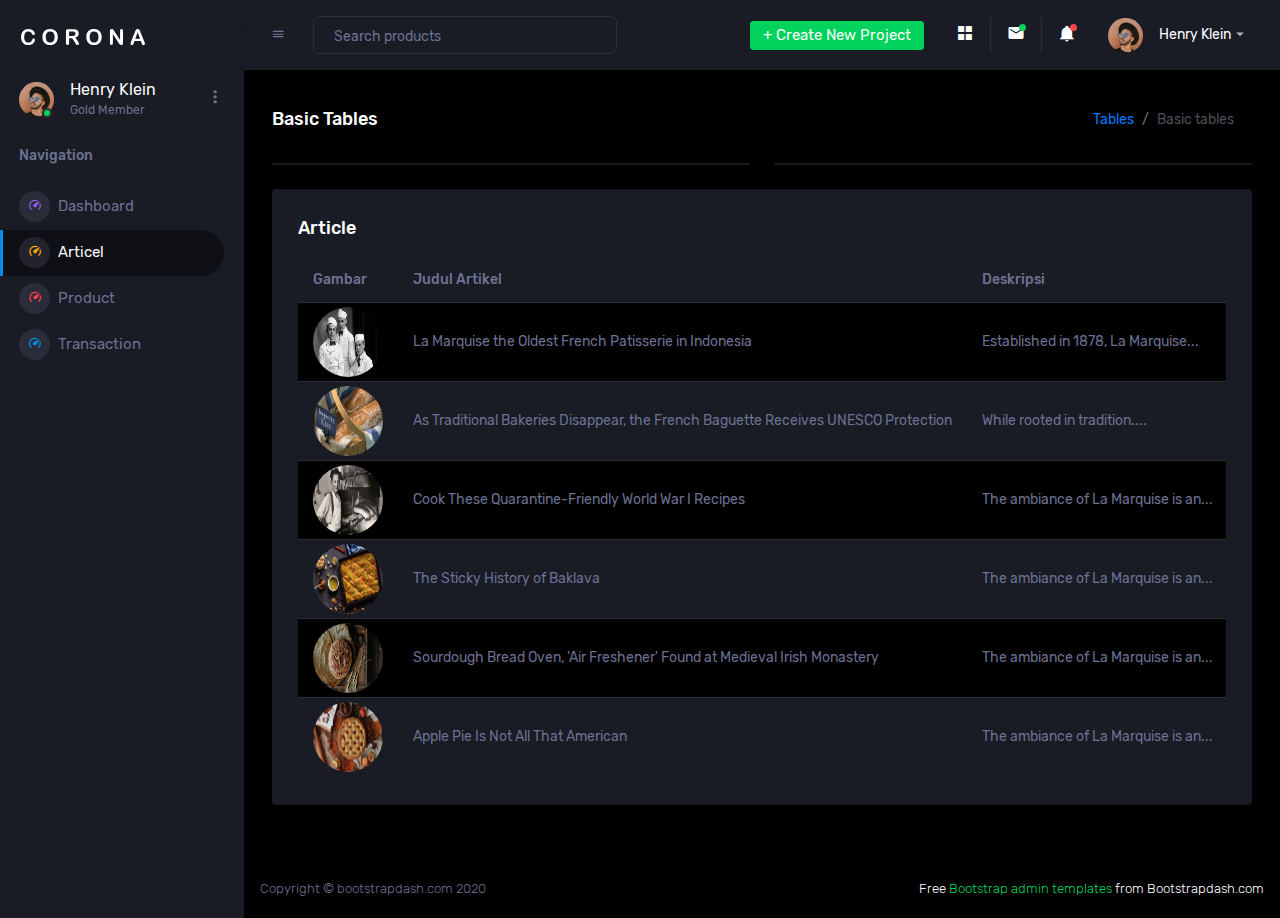
<file: template/pages/tables/artikel.html>
<!DOCTYPE html>
<html lang="en">
  <head>
    <!-- Required meta tags -->
    <meta charset="utf-8">
    <meta name="viewport" content="width=device-width, initial-scale=1, shrink-to-fit=no">
    <title>La Marquise Admin</title>
    <!-- plugins:css -->
    <link rel="stylesheet" href="../../assets/vendors/mdi/css/materialdesignicons.min.css">
    <link rel="stylesheet" href="../../assets/vendors/css/vendor.bundle.base.css">
    <!-- endinject -->
    <!-- Plugin css for this page -->
    <!-- End plugin css for this page -->
    <!-- inject:css -->
    <!-- endinject -->
    <!-- Layout styles -->
    <link rel="stylesheet" href="../../assets/css/style.css">
    <!-- End layout styles -->
    <link rel="shortcut icon" href="../../assets/images/favicon.png" />
  </head>
  <body>
    <div class="container-scroller">
      <!-- partial:../../partials/_sidebar.html -->
      <nav class="sidebar sidebar-offcanvas" id="sidebar">
        <div class="sidebar-brand-wrapper d-none d-lg-flex align-items-center justify-content-center fixed-top">
          <a class="sidebar-brand brand-logo" href="../../index.html"><img src="../../assets/images/logo.svg" alt="logo" /></a>
          <a class="sidebar-brand brand-logo-mini" href="../../index.html"><img src="../../assets/images/logo-mini.svg" alt="logo" /></a>
        </div>
        <ul class="nav">
          <li class="nav-item profile">
            <div class="profile-desc">
              <div class="profile-pic">
                <div class="count-indicator">
                  <img class="img-xs rounded-circle " src="../../assets/images/faces/face15.jpg" alt="">
                  <span class="count bg-success"></span>
                </div>
                <div class="profile-name">
                  <h5 class="mb-0 font-weight-normal">Henry Klein</h5>
                  <span>Gold Member</span>
                </div>
              </div>
              <a href="#" id="profile-dropdown" data-toggle="dropdown"><i class="mdi mdi-dots-vertical"></i></a>
              <div class="dropdown-menu dropdown-menu-right sidebar-dropdown preview-list" aria-labelledby="profile-dropdown">
                <a href="#" class="dropdown-item preview-item">
                  <div class="preview-thumbnail">
                    <div class="preview-icon bg-dark rounded-circle">
                      <i class="mdi mdi-settings text-primary"></i>
                    </div>
                  </div>
                  <div class="preview-item-content">
                    <p class="preview-subject ellipsis mb-1 text-small">Account settings</p>
                  </div>
                </a>
                <div class="dropdown-divider"></div>
                <a href="#" class="dropdown-item preview-item">
                  <div class="preview-thumbnail">
                    <div class="preview-icon bg-dark rounded-circle">
                      <i class="mdi mdi-onepassword  text-info"></i>
                    </div>
                  </div>
                  <div class="preview-item-content">
                    <p class="preview-subject ellipsis mb-1 text-small">Change Password</p>
                  </div>
                </a>
                <div class="dropdown-divider"></div>
                <a href="#" class="dropdown-item preview-item">
                  <div class="preview-thumbnail">
                    <div class="preview-icon bg-dark rounded-circle">
                      <i class="mdi mdi-calendar-today text-success"></i>
                    </div>
                  </div>
                  <div class="preview-item-content">
                    <p class="preview-subject ellipsis mb-1 text-small">To-do list</p>
                  </div>
                </a>
              </div>
            </div>
          </li>
          <li class="nav-item nav-category">
            <span class="nav-link">Navigation</span>
          </li>
          <li class="nav-item menu-items">
            <a class="nav-link" href="../../index.html">
              <span class="menu-icon">
                <i class="mdi mdi-speedometer"></i>
              </span>
              <span class="menu-title">Dashboard</span>
            </a>
          </li>
          <li class="nav-item menu-items">
            <a class="nav-link" href="artikel.html">
              <span class="menu-icon">
                <i class="mdi mdi-speedometer"></i>
              </span>
              <span class="menu-title">Articel</span>
            </a>
          </li>
          <li class="nav-item menu-items">
            <a class="nav-link" href="product.html">
              <span class="menu-icon">
                <i class="mdi mdi-speedometer"></i>
              </span>
              <span class="menu-title">Product</span>
            </a>
          </li>
          <li class="nav-item menu-items">
            <a class="nav-link" href="transaction.html">
              <span class="menu-icon">
                <i class="mdi mdi-speedometer"></i>
              </span>
              <span class="menu-title">Transaction</span>
            </a>
          </li>







        </ul>
      </nav>
      <!-- partial -->
      <div class="container-fluid page-body-wrapper">
        <!-- partial:../../partials/_navbar.html -->
        <nav class="navbar p-0 fixed-top d-flex flex-row">
          <div class="navbar-brand-wrapper d-flex d-lg-none align-items-center justify-content-center">
            <a class="navbar-brand brand-logo-mini" href="../../index.html"><img src="../../assets/images/logo-mini.svg" alt="logo" /></a>
          </div>
          <div class="navbar-menu-wrapper flex-grow d-flex align-items-stretch">
            <button class="navbar-toggler navbar-toggler align-self-center" type="button" data-toggle="minimize">
              <span class="mdi mdi-menu"></span>
            </button>
            <ul class="navbar-nav w-100">
              <li class="nav-item w-100">
                <form class="nav-link mt-2 mt-md-0 d-none d-lg-flex search">
                  <input type="text" class="form-control" placeholder="Search products">
                </form>
              </li>
            </ul>
            <ul class="navbar-nav navbar-nav-right">
              <li class="nav-item dropdown d-none d-lg-block">
                <a class="nav-link btn btn-success create-new-button" id="createbuttonDropdown" data-toggle="dropdown" aria-expanded="false" href="#">+ Create New Project</a>
                <div class="dropdown-menu dropdown-menu-right navbar-dropdown preview-list" aria-labelledby="createbuttonDropdown">
                  <h6 class="p-3 mb-0">Projects</h6>
                  <div class="dropdown-divider"></div>
                  <a class="dropdown-item preview-item">
                    <div class="preview-thumbnail">
                      <div class="preview-icon bg-dark rounded-circle">
                        <i class="mdi mdi-file-outline text-primary"></i>
                      </div>
                    </div>
                    <div class="preview-item-content">
                      <p class="preview-subject ellipsis mb-1">Software Development</p>
                    </div>
                  </a>
                  <div class="dropdown-divider"></div>
                  <a class="dropdown-item preview-item">
                    <div class="preview-thumbnail">
                      <div class="preview-icon bg-dark rounded-circle">
                        <i class="mdi mdi-web text-info"></i>
                      </div>
                    </div>
                    <div class="preview-item-content">
                      <p class="preview-subject ellipsis mb-1">UI Development</p>
                    </div>
                  </a>
                  <div class="dropdown-divider"></div>
                  <a class="dropdown-item preview-item">
                    <div class="preview-thumbnail">
                      <div class="preview-icon bg-dark rounded-circle">
                        <i class="mdi mdi-layers text-danger"></i>
                      </div>
                    </div>
                    <div class="preview-item-content">
                      <p class="preview-subject ellipsis mb-1">Software Testing</p>
                    </div>
                  </a>
                  <div class="dropdown-divider"></div>
                  <p class="p-3 mb-0 text-center">See all projects</p>
                </div>
              </li>
              <li class="nav-item nav-settings d-none d-lg-block">
                <a class="nav-link" href="#">
                  <i class="mdi mdi-view-grid"></i>
                </a>
              </li>
              <li class="nav-item dropdown border-left">
                <a class="nav-link count-indicator dropdown-toggle" id="messageDropdown" href="#" data-toggle="dropdown" aria-expanded="false">
                  <i class="mdi mdi-email"></i>
                  <span class="count bg-success"></span>
                </a>
                <div class="dropdown-menu dropdown-menu-right navbar-dropdown preview-list" aria-labelledby="messageDropdown">
                  <h6 class="p-3 mb-0">Messages</h6>
                  <div class="dropdown-divider"></div>
                  <a class="dropdown-item preview-item">
                    <div class="preview-thumbnail">
                      <img src="../../assets/images/faces/face4.jpg" alt="image" class="rounded-circle profile-pic">
                    </div>
                    <div class="preview-item-content">
                      <p class="preview-subject ellipsis mb-1">Mark send you a message</p>
                      <p class="text-muted mb-0"> 1 Minutes ago </p>
                    </div>
                  </a>
                  <div class="dropdown-divider"></div>
                  <a class="dropdown-item preview-item">
                    <div class="preview-thumbnail">
                      <img src="../../assets/images/faces/face2.jpg" alt="image" class="rounded-circle profile-pic">
                    </div>
                    <div class="preview-item-content">
                      <p class="preview-subject ellipsis mb-1">Cregh send you a message</p>
                      <p class="text-muted mb-0"> 15 Minutes ago </p>
                    </div>
                  </a>
                  <div class="dropdown-divider"></div>
                  <a class="dropdown-item preview-item">
                    <div class="preview-thumbnail">
                      <img src="../../assets/images/faces/face3.jpg" alt="image" class="rounded-circle profile-pic">
                    </div>
                    <div class="preview-item-content">
                      <p class="preview-subject ellipsis mb-1">Profile picture updated</p>
                      <p class="text-muted mb-0"> 18 Minutes ago </p>
                    </div>
                  </a>
                  <div class="dropdown-divider"></div>
                  <p class="p-3 mb-0 text-center">4 new messages</p>
                </div>
              </li>
              <li class="nav-item dropdown border-left">
                <a class="nav-link count-indicator dropdown-toggle" id="notificationDropdown" href="#" data-toggle="dropdown">
                  <i class="mdi mdi-bell"></i>
                  <span class="count bg-danger"></span>
                </a>
                <div class="dropdown-menu dropdown-menu-right navbar-dropdown preview-list" aria-labelledby="notificationDropdown">
                  <h6 class="p-3 mb-0">Notifications</h6>
                  <div class="dropdown-divider"></div>
                  <a class="dropdown-item preview-item">
                    <div class="preview-thumbnail">
                      <div class="preview-icon bg-dark rounded-circle">
                        <i class="mdi mdi-calendar text-success"></i>
                      </div>
                    </div>
                    <div class="preview-item-content">
                      <p class="preview-subject mb-1">Event today</p>
                      <p class="text-muted ellipsis mb-0"> Just a reminder that you have an event today </p>
                    </div>
                  </a>
                  <div class="dropdown-divider"></div>
                  <a class="dropdown-item preview-item">
                    <div class="preview-thumbnail">
                      <div class="preview-icon bg-dark rounded-circle">
                        <i class="mdi mdi-settings text-danger"></i>
                      </div>
                    </div>
                    <div class="preview-item-content">
                      <p class="preview-subject mb-1">Settings</p>
                      <p class="text-muted ellipsis mb-0"> Update dashboard </p>
                    </div>
                  </a>
                  <div class="dropdown-divider"></div>
                  <a class="dropdown-item preview-item">
                    <div class="preview-thumbnail">
                      <div class="preview-icon bg-dark rounded-circle">
                        <i class="mdi mdi-link-variant text-warning"></i>
                      </div>
                    </div>
                    <div class="preview-item-content">
                      <p class="preview-subject mb-1">Launch Admin</p>
                      <p class="text-muted ellipsis mb-0"> New admin wow! </p>
                    </div>
                  </a>
                  <div class="dropdown-divider"></div>
                  <p class="p-3 mb-0 text-center">See all notifications</p>
                </div>
              </li>
              <li class="nav-item dropdown">
                <a class="nav-link" id="profileDropdown" href="#" data-toggle="dropdown">
                  <div class="navbar-profile">
                    <img class="img-xs rounded-circle" src="../../assets/images/faces/face15.jpg" alt="">
                    <p class="mb-0 d-none d-sm-block navbar-profile-name">Henry Klein</p>
                    <i class="mdi mdi-menu-down d-none d-sm-block"></i>
                  </div>
                </a>
                <div class="dropdown-menu dropdown-menu-right navbar-dropdown preview-list" aria-labelledby="profileDropdown">
                  <h6 class="p-3 mb-0">Profile</h6>
                  <div class="dropdown-divider"></div>
                  <a class="dropdown-item preview-item">
                    <div class="preview-thumbnail">
                      <div class="preview-icon bg-dark rounded-circle">
                        <i class="mdi mdi-settings text-success"></i>
                      </div>
                    </div>
                    <div class="preview-item-content">
                      <p class="preview-subject mb-1">Settings</p>
                    </div>
                  </a>
                  <div class="dropdown-divider"></div>
                  <a class="dropdown-item preview-item">
                    <div class="preview-thumbnail">
                      <div class="preview-icon bg-dark rounded-circle">
                        <i class="mdi mdi-logout text-danger"></i>
                      </div>
                    </div>
                    <div class="preview-item-content">
                      <p class="preview-subject mb-1">Log out</p>
                    </div>
                  </a>
                  <div class="dropdown-divider"></div>
                  <p class="p-3 mb-0 text-center">Advanced settings</p>
                </div>
              </li>
            </ul>
            <button class="navbar-toggler navbar-toggler-right d-lg-none align-self-center" type="button" data-toggle="offcanvas">
              <span class="mdi mdi-format-line-spacing"></span>
            </button>
          </div>
        </nav>
        <!-- partial -->
        <div class="main-panel">
          <div class="content-wrapper">
            <div class="page-header">
              <h3 class="page-title"> Basic Tables </h3>
              <nav aria-label="breadcrumb">
                <ol class="breadcrumb">
                  <li class="breadcrumb-item"><a href="#">Tables</a></li>
                  <li class="breadcrumb-item active" aria-current="page">Basic tables</li>
                </ol>
              </nav>
            </div>
            <div class="row">
              <div class="col-lg-6 grid-margin stretch-card">
                <div class="card">

                </div>
              </div>
              <div class="col-lg-6 grid-margin stretch-card">
                <div class="card">

                </div>
              </div>
              <div class="col-lg-12 grid-margin stretch-card">
                <div class="card">
                  <div class="card-body">
                    <h4 class="card-title">Article</h4>
                    <!-- <p class="card-description"> Add class <code>.table-striped</code> -->
                    </p>
                    <div class="table-responsive">
                      <table class="table table-striped">
                        <thead>
                          <tr>
                            <th> Gambar</th>
                            <th> Judul Artikel </th>
                            <th> Deskripsi </th>
                            <th> Aksi </th>
                          </tr>
                        </thead>
                        <tbody>
                          <tr>
                            <td class="py-1">
                              <img src="../../assets/images/faces-clipart/news-bg-1.jpg" alt="image" />
                            </td>
                            <td> La Marquise the Oldest French Patisserie in Indonesia </td>
                            <td>
                              Established in 1878, La Marquise...
                            </td>
                            <td><button type="button" class="btn btn-inverse-warning btn-icon" ><i class="mdi mdi-pencil" data-toggle="modal" data-target="#modalgamingseru12"></i></button>
                              <button type="button" class="btn btn-inverse-danger btn-icon"><i class="mdi mdi-delete"></i> </button></td>
                          </tr>
                          <tr>
                            <td class="py-1">
                              <img src="../../assets/images/faces-clipart/news-bg-2.jpg" alt="image" />
                            </td>
                            <td>As Traditional Bakeries Disappear, the French Baguette Receives UNESCO Protection</td>
                            <td>
                              While rooted in tradition....
                            </td>
                            <td><button type="button" class="btn btn-inverse-warning btn-icon" ><i class="mdi mdi-pencil" data-toggle="modal" data-target="#modalgamingseru12"></i></button>
                              <button type="button" class="btn btn-inverse-danger btn-icon"><i class="mdi mdi-delete"></i> </button></td>
                          </tr>
                          <tr>
                            <td class="py-1">
                              <img  src="../../assets/images/faces-clipart/news-bg-3.jpg" alt="image" />
                            </td>
                            <td> Cook These Quarantine-Friendly World War I Recipes </td>
                            <td>
                              The ambiance of La Marquise is an...
                            </td>
                            <td><button type="button" class="btn btn-inverse-warning btn-icon" ><i class="mdi mdi-pencil" data-toggle="modal" data-target="#modalgamingseru12"></i></button>
                              <button type="button" class="btn btn-inverse-danger btn-icon"><i class="mdi mdi-delete"></i> </button></td>
                          </tr>
                          <tr>
                            <td class="py-1">
                              <img  src="../../assets/images/faces-clipart/news-bg-4.jpg" alt="image" />
                            </td>
                            <td> The Sticky History of Baklava </td>
                            <td>
                              The ambiance of La Marquise is an...
                            </td>
                            <td><button type="button" class="btn btn-inverse-warning btn-icon" ><i class="mdi mdi-pencil" data-toggle="modal" data-target="#modalgamingseru12"></i></button>
                              <button type="button" class="btn btn-inverse-danger btn-icon"><i class="mdi mdi-delete"></i> </button></td>
                          </tr>
                          <tr>
                            <td class="py-1">
                              <img src="../../assets/images/faces-clipart/news-bg-5.jpg" alt="image" />
                            </td>
                            <td>Sourdough Bread Oven, 'Air Freshener' Found at Medieval Irish Monastery</td>
                            <td>
                              The ambiance of La Marquise is an...
                            </td>
                            <td><button type="button" class="btn btn-inverse-warning btn-icon" ><i class="mdi mdi-pencil" data-toggle="modal" data-target="#modalgamingseru12"></i></button>
                              <button type="button" class="btn btn-inverse-danger btn-icon"><i class="mdi mdi-delete"></i> </button></td>
                          </tr>
                          <tr>
                            <td class="py-1">
                              <img src="../../assets/images/faces-clipart/news-bg-6.jpg" alt="image" />
                            </td>
                            <td>Apple Pie Is Not All That American</td>
                            <td>
                              The ambiance of La Marquise is an...
                            </td>
                            <td><button type="button" class="btn btn-inverse-warning btn-icon" ><i class="mdi mdi-pencil" data-toggle="modal" data-target="#modalgamingseru12"></i></button>
                              <button type="button" class="btn btn-inverse-danger btn-icon"><i class="mdi mdi-delete"></i> </button></td>
                          </tr>
                          
        

                        </tbody>
                      </table>
                    </div>
                  </div>
                </div>
              </div>



              <div class="modal fade" id="modalgamingseru12" tabindex="-1" role="dialog" aria-labelledby="exampleModalLabel" aria-hidden="true">
                <div class="modal-dialog" role="document">
                  <div class="modal-content">
                    <div class="modal-header">
                      <h5 class="modal-title" id="exampleModalLabel">Edit</h5>
                      <button type="button" class="close" data-dismiss="modal" aria-label="Close">
                        <span aria-hidden="true">&times;</span>
                      </button>
                    </div>
                    <div class="modal-body">
                      <form>
                        <div class="form-group">
                          <label for="recipient-name" class="col-form-label">Judul Artikel:</label>
                          <input type="text" class="form-control" id="recipient-name">
                        </div>
                        <div class="form-group">
                          <label for="message-text" class="col-form-label">Deskripsi</label>
                          <textarea class="form-control" id="message-text"></textarea>
                        </div>
                        <div class="mb-3">
                          <label for="formFile" class="form-label">Gambar</label>
                          <input class="form-control" type="file" id="formFile" />
                        </div>
                      </form>
                    </div>
                    <div class="modal-footer">
                      <button type="button" class="btn btn-secondary" data-dismiss="modal">Close</button>
                      <button type="button" class="btn btn-primary">Simpan</button>
                    </div>
                  </div>
                </div>
              </div>



            </div>
          </div>
          <!-- content-wrapper ends -->
          <!-- partial:../../partials/_footer.html -->
          <footer class="footer">
            <div class="d-sm-flex justify-content-center justify-content-sm-between">
              <span class="text-muted d-block text-center text-sm-left d-sm-inline-block">Copyright © bootstrapdash.com 2020</span>
              <span class="float-none float-sm-right d-block mt-1 mt-sm-0 text-center"> Free <a href="https://www.bootstrapdash.com/bootstrap-admin-template/" target="_blank">Bootstrap admin templates</a> from Bootstrapdash.com</span>
            </div>
          </footer>
          <!-- partial -->
        </div>
        <!-- main-panel ends -->
      </div>
      <!-- page-body-wrapper ends -->
    </div>
    <!-- container-scroller -->
    <!-- plugins:js -->
    <script src="../../assets/vendors/js/vendor.bundle.base.js"></script>
    <!-- endinject -->
    <!-- Plugin js for this page -->
    <!-- End plugin js for this page -->
    <!-- inject:js -->
    <script src="../../assets/js/off-canvas.js"></script>
    <script src="../../assets/js/hoverable-collapse.js"></script>
    <script src="../../assets/js/misc.js"></script>
    <script src="../../assets/js/settings.js"></script>
    <script src="../../assets/js/todolist.js"></script>
    <!-- endinject -->
    <!-- Custom js for this page -->
    <!-- End custom js for this page -->
  </body>
</html>
</file>
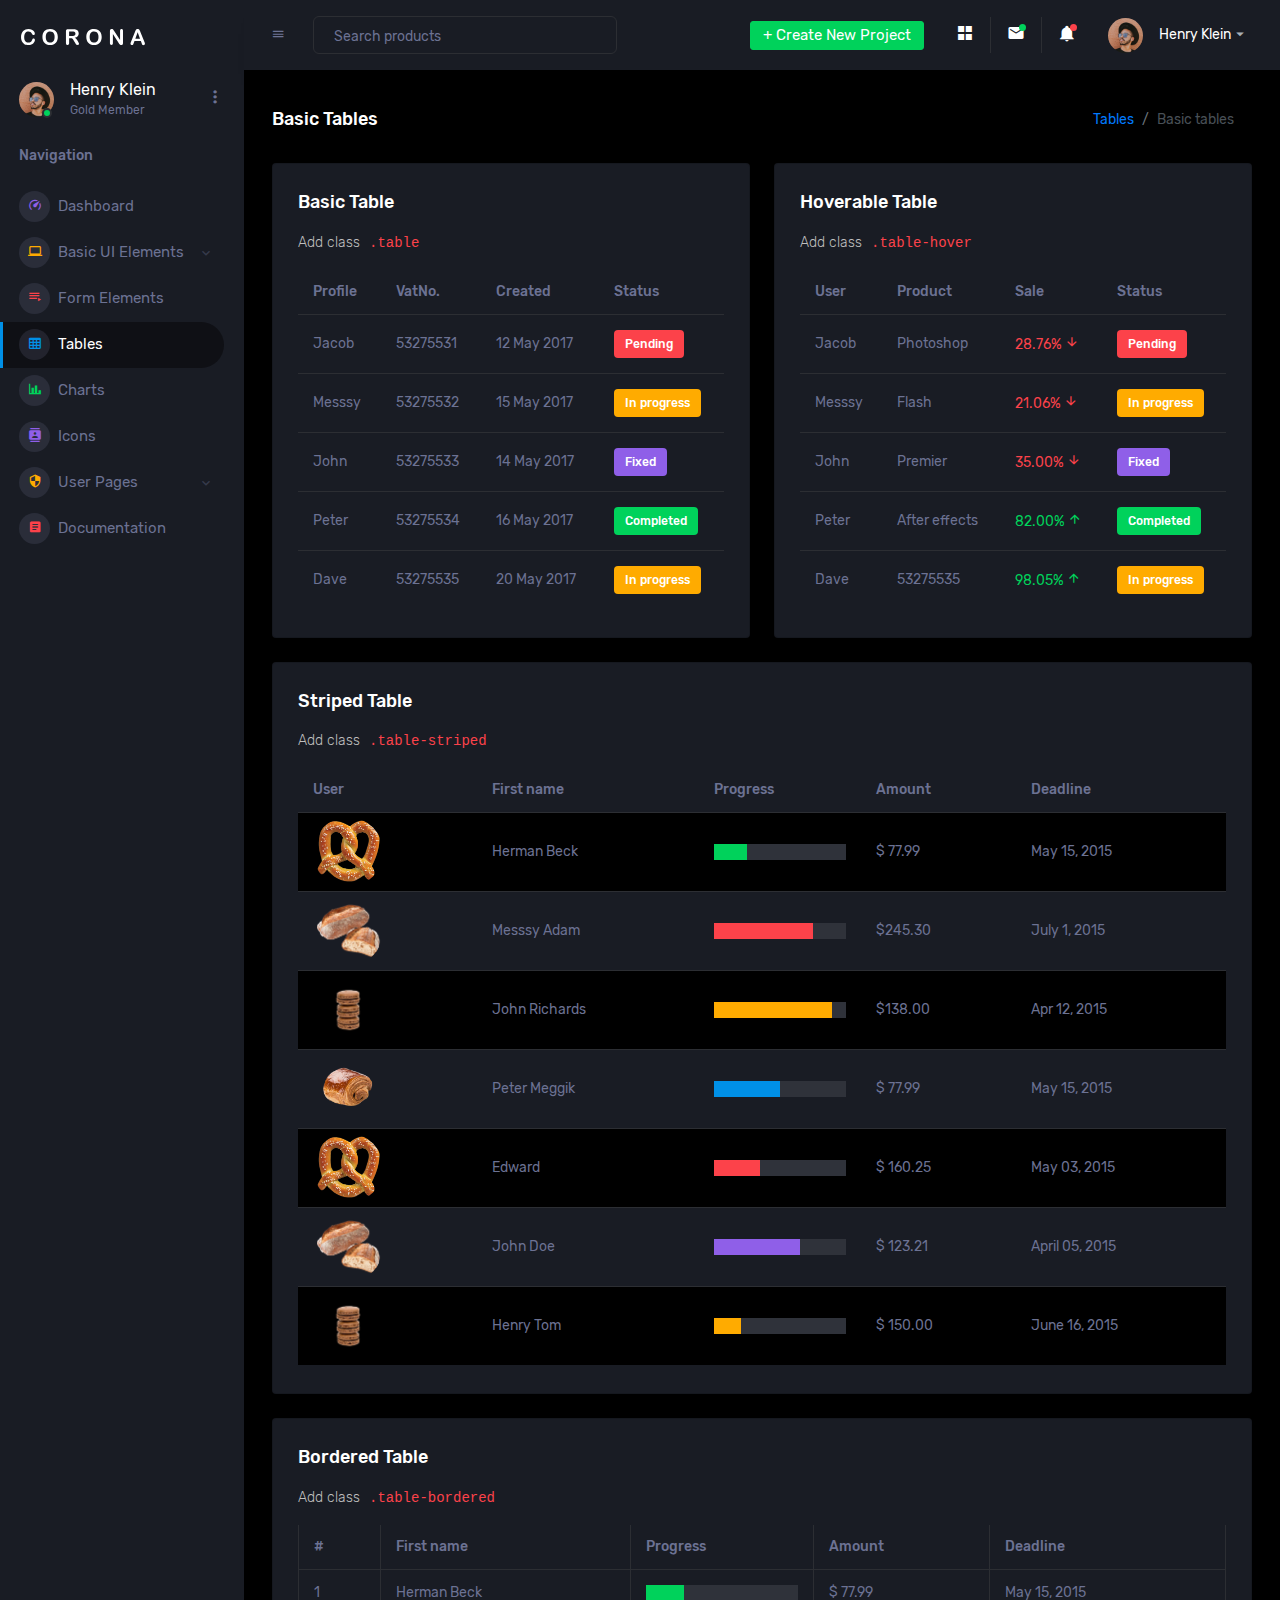
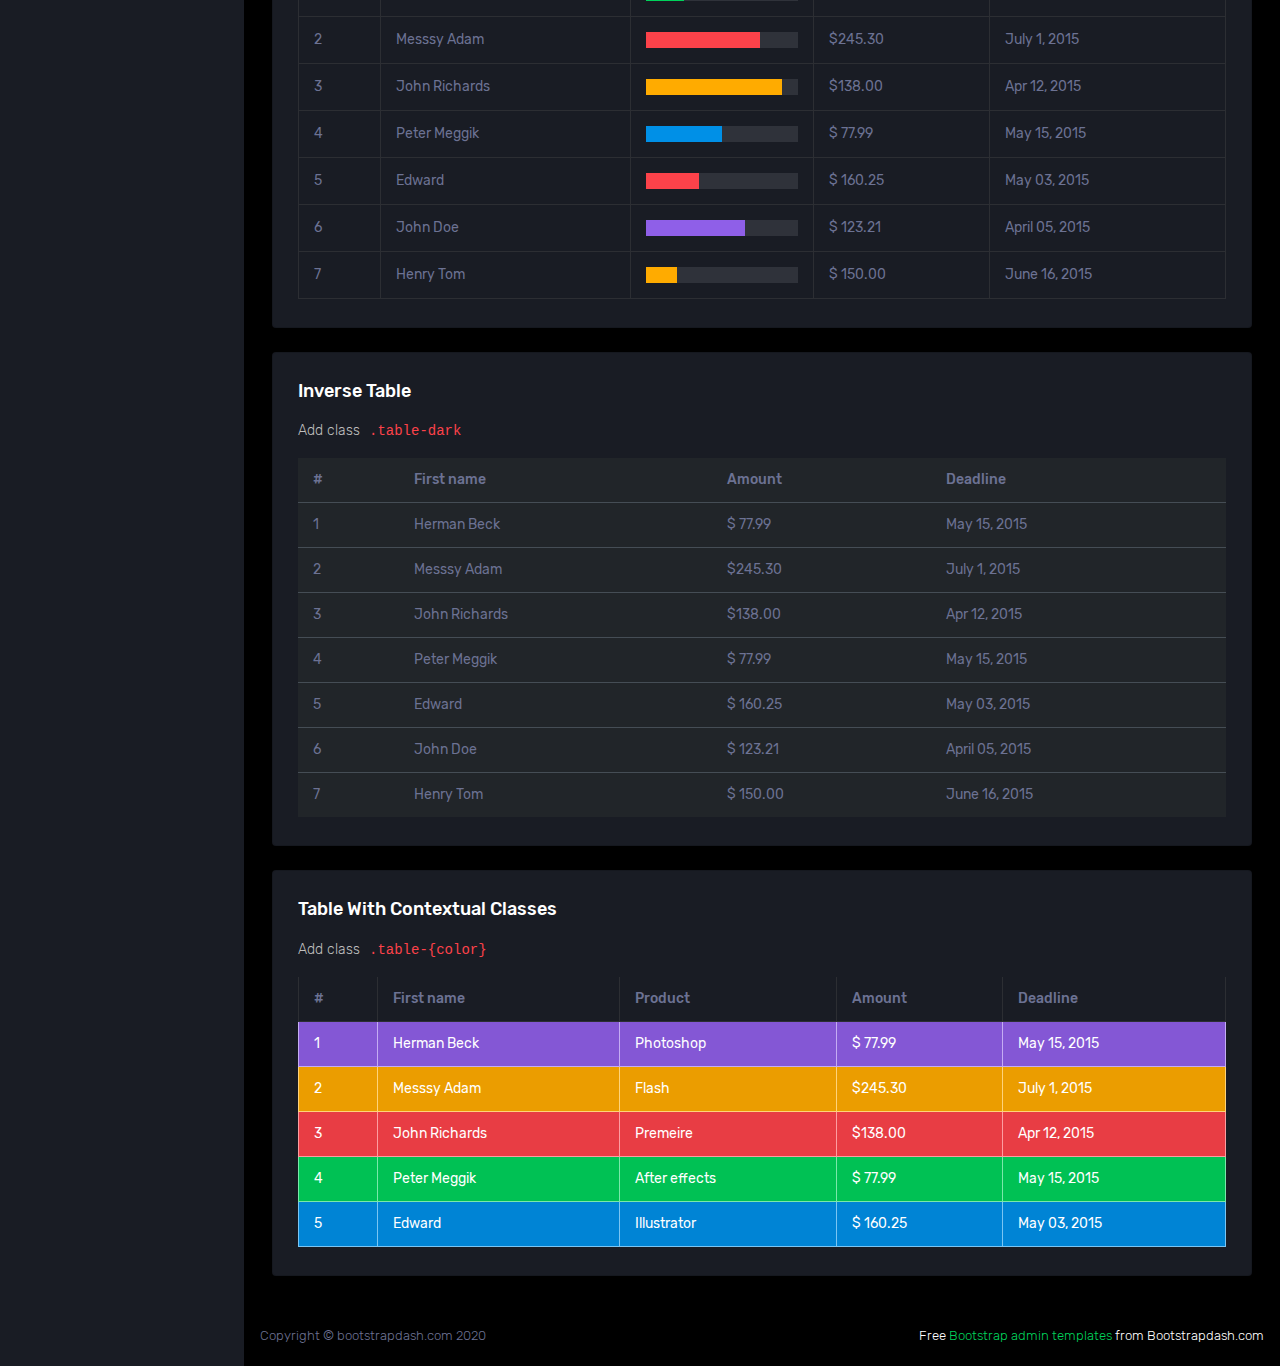
<file: template/pages/tables/basic-table.html>
<!DOCTYPE html>
<html lang="en">
  <head>
    <!-- Required meta tags -->
    <meta charset="utf-8">
    <meta name="viewport" content="width=device-width, initial-scale=1, shrink-to-fit=no">
    <title>La Marquise Admin</title>
    <!-- plugins:css -->
    <link rel="stylesheet" href="../../assets/vendors/mdi/css/materialdesignicons.min.css">
    <link rel="stylesheet" href="../../assets/vendors/css/vendor.bundle.base.css">
    <!-- endinject -->
    <!-- Plugin css for this page -->
    <!-- End plugin css for this page -->
    <!-- inject:css -->
    <!-- endinject -->
    <!-- Layout styles -->
    <link rel="stylesheet" href="../../assets/css/style.css">
    <!-- End layout styles -->
    <link rel="shortcut icon" href="../../assets/images/favicon.png" />
  </head>
  <body>
    <div class="container-scroller">
      <!-- partial:../../partials/_sidebar.html -->
      <nav class="sidebar sidebar-offcanvas" id="sidebar">
        <div class="sidebar-brand-wrapper d-none d-lg-flex align-items-center justify-content-center fixed-top">
          <a class="sidebar-brand brand-logo" href="../../index.html"><img src="../../assets/images/logo.svg" alt="logo" /></a>
          <a class="sidebar-brand brand-logo-mini" href="../../index.html"><img src="../../assets/images/logo-mini.svg" alt="logo" /></a>
        </div>
        <ul class="nav">
          <li class="nav-item profile">
            <div class="profile-desc">
              <div class="profile-pic">
                <div class="count-indicator">
                  <img class="img-xs rounded-circle " src="../../assets/images/faces/face15.jpg" alt="">
                  <span class="count bg-success"></span>
                </div>
                <div class="profile-name">
                  <h5 class="mb-0 font-weight-normal">Henry Klein</h5>
                  <span>Gold Member</span>
                </div>
              </div>
              <a href="#" id="profile-dropdown" data-toggle="dropdown"><i class="mdi mdi-dots-vertical"></i></a>
              <div class="dropdown-menu dropdown-menu-right sidebar-dropdown preview-list" aria-labelledby="profile-dropdown">
                <a href="#" class="dropdown-item preview-item">
                  <div class="preview-thumbnail">
                    <div class="preview-icon bg-dark rounded-circle">
                      <i class="mdi mdi-settings text-primary"></i>
                    </div>
                  </div>
                  <div class="preview-item-content">
                    <p class="preview-subject ellipsis mb-1 text-small">Account settings</p>
                  </div>
                </a>
                <div class="dropdown-divider"></div>
                <a href="#" class="dropdown-item preview-item">
                  <div class="preview-thumbnail">
                    <div class="preview-icon bg-dark rounded-circle">
                      <i class="mdi mdi-onepassword  text-info"></i>
                    </div>
                  </div>
                  <div class="preview-item-content">
                    <p class="preview-subject ellipsis mb-1 text-small">Change Password</p>
                  </div>
                </a>
                <div class="dropdown-divider"></div>
                <a href="#" class="dropdown-item preview-item">
                  <div class="preview-thumbnail">
                    <div class="preview-icon bg-dark rounded-circle">
                      <i class="mdi mdi-calendar-today text-success"></i>
                    </div>
                  </div>
                  <div class="preview-item-content">
                    <p class="preview-subject ellipsis mb-1 text-small">To-do list</p>
                  </div>
                </a>
              </div>
            </div>
          </li>
          <li class="nav-item nav-category">
            <span class="nav-link">Navigation</span>
          </li>
          <li class="nav-item menu-items">
            <a class="nav-link" href="../../index.html">
              <span class="menu-icon">
                <i class="mdi mdi-speedometer"></i>
              </span>
              <span class="menu-title">Dashboard</span>
            </a>
          </li>
          <li class="nav-item menu-items">
            <a class="nav-link" data-toggle="collapse" href="#ui-basic" aria-expanded="false" aria-controls="ui-basic">
              <span class="menu-icon">
                <i class="mdi mdi-laptop"></i>
              </span>
              <span class="menu-title">Basic UI Elements</span>
              <i class="menu-arrow"></i>
            </a>
            <div class="collapse" id="ui-basic">
              <ul class="nav flex-column sub-menu">
                <li class="nav-item"> <a class="nav-link" href="../../pages/ui-features/buttons.html">Buttons</a></li>
                <li class="nav-item"> <a class="nav-link" href="../../pages/ui-features/dropdowns.html">Dropdowns</a></li>
                <li class="nav-item"> <a class="nav-link" href="../../pages/ui-features/typography.html">Typography</a></li>
              </ul>
            </div>
          </li>
          <li class="nav-item menu-items">
            <a class="nav-link" href="../../pages/forms/basic_elements.html">
              <span class="menu-icon">
                <i class="mdi mdi-playlist-play"></i>
              </span>
              <span class="menu-title">Form Elements</span>
            </a>
          </li>
          <li class="nav-item menu-items">
            <a class="nav-link" href="../../pages/tables/basic-table.html">
              <span class="menu-icon">
                <i class="mdi mdi-table-large"></i>
              </span>
              <span class="menu-title">Tables</span>
            </a>
          </li>
          <li class="nav-item menu-items">
            <a class="nav-link" href="../../pages/charts/chartjs.html">
              <span class="menu-icon">
                <i class="mdi mdi-chart-bar"></i>
              </span>
              <span class="menu-title">Charts</span>
            </a>
          </li>
          <li class="nav-item menu-items">
            <a class="nav-link" href="../../pages/icons/mdi.html">
              <span class="menu-icon">
                <i class="mdi mdi-contacts"></i>
              </span>
              <span class="menu-title">Icons</span>
            </a>
          </li>
          <li class="nav-item menu-items">
            <a class="nav-link" data-toggle="collapse" href="#auth" aria-expanded="false" aria-controls="auth">
              <span class="menu-icon">
                <i class="mdi mdi-security"></i>
              </span>
              <span class="menu-title">User Pages</span>
              <i class="menu-arrow"></i>
            </a>
            <div class="collapse" id="auth">
              <ul class="nav flex-column sub-menu">
                <li class="nav-item"> <a class="nav-link" href="../../pages/samples/blank-page.html"> Blank Page </a></li>
                <li class="nav-item"> <a class="nav-link" href="../../pages/samples/error-404.html"> 404 </a></li>
                <li class="nav-item"> <a class="nav-link" href="../../pages/samples/error-500.html"> 500 </a></li>
                <li class="nav-item"> <a class="nav-link" href="../../pages/samples/login.html"> Login </a></li>
                <li class="nav-item"> <a class="nav-link" href="../../pages/samples/register.html"> Register </a></li>
              </ul>
            </div>
          </li>
          <li class="nav-item menu-items">
            <a class="nav-link" href="http://www.bootstrapdash.com/demo/corona-free/jquery/documentation/documentation.html">
              <span class="menu-icon">
                <i class="mdi mdi-file-document-box"></i>
              </span>
              <span class="menu-title">Documentation</span>
            </a>
          </li>
        </ul>
      </nav>
      <!-- partial -->
      <div class="container-fluid page-body-wrapper">
        <!-- partial:../../partials/_navbar.html -->
        <nav class="navbar p-0 fixed-top d-flex flex-row">
          <div class="navbar-brand-wrapper d-flex d-lg-none align-items-center justify-content-center">
            <a class="navbar-brand brand-logo-mini" href="../../index.html"><img src="../../assets/images/logo-mini.svg" alt="logo" /></a>
          </div>
          <div class="navbar-menu-wrapper flex-grow d-flex align-items-stretch">
            <button class="navbar-toggler navbar-toggler align-self-center" type="button" data-toggle="minimize">
              <span class="mdi mdi-menu"></span>
            </button>
            <ul class="navbar-nav w-100">
              <li class="nav-item w-100">
                <form class="nav-link mt-2 mt-md-0 d-none d-lg-flex search">
                  <input type="text" class="form-control" placeholder="Search products">
                </form>
              </li>
            </ul>
            <ul class="navbar-nav navbar-nav-right">
              <li class="nav-item dropdown d-none d-lg-block">
                <a class="nav-link btn btn-success create-new-button" id="createbuttonDropdown" data-toggle="dropdown" aria-expanded="false" href="#">+ Create New Project</a>
                <div class="dropdown-menu dropdown-menu-right navbar-dropdown preview-list" aria-labelledby="createbuttonDropdown">
                  <h6 class="p-3 mb-0">Projects</h6>
                  <div class="dropdown-divider"></div>
                  <a class="dropdown-item preview-item">
                    <div class="preview-thumbnail">
                      <div class="preview-icon bg-dark rounded-circle">
                        <i class="mdi mdi-file-outline text-primary"></i>
                      </div>
                    </div>
                    <div class="preview-item-content">
                      <p class="preview-subject ellipsis mb-1">Software Development</p>
                    </div>
                  </a>
                  <div class="dropdown-divider"></div>
                  <a class="dropdown-item preview-item">
                    <div class="preview-thumbnail">
                      <div class="preview-icon bg-dark rounded-circle">
                        <i class="mdi mdi-web text-info"></i>
                      </div>
                    </div>
                    <div class="preview-item-content">
                      <p class="preview-subject ellipsis mb-1">UI Development</p>
                    </div>
                  </a>
                  <div class="dropdown-divider"></div>
                  <a class="dropdown-item preview-item">
                    <div class="preview-thumbnail">
                      <div class="preview-icon bg-dark rounded-circle">
                        <i class="mdi mdi-layers text-danger"></i>
                      </div>
                    </div>
                    <div class="preview-item-content">
                      <p class="preview-subject ellipsis mb-1">Software Testing</p>
                    </div>
                  </a>
                  <div class="dropdown-divider"></div>
                  <p class="p-3 mb-0 text-center">See all projects</p>
                </div>
              </li>
              <li class="nav-item nav-settings d-none d-lg-block">
                <a class="nav-link" href="#">
                  <i class="mdi mdi-view-grid"></i>
                </a>
              </li>
              <li class="nav-item dropdown border-left">
                <a class="nav-link count-indicator dropdown-toggle" id="messageDropdown" href="#" data-toggle="dropdown" aria-expanded="false">
                  <i class="mdi mdi-email"></i>
                  <span class="count bg-success"></span>
                </a>
                <div class="dropdown-menu dropdown-menu-right navbar-dropdown preview-list" aria-labelledby="messageDropdown">
                  <h6 class="p-3 mb-0">Messages</h6>
                  <div class="dropdown-divider"></div>
                  <a class="dropdown-item preview-item">
                    <div class="preview-thumbnail">
                      <img src="../../assets/images/faces/face4.jpg" alt="image" class="rounded-circle profile-pic">
                    </div>
                    <div class="preview-item-content">
                      <p class="preview-subject ellipsis mb-1">Mark send you a message</p>
                      <p class="text-muted mb-0"> 1 Minutes ago </p>
                    </div>
                  </a>
                  <div class="dropdown-divider"></div>
                  <a class="dropdown-item preview-item">
                    <div class="preview-thumbnail">
                      <img src="../../assets/images/faces/face2.jpg" alt="image" class="rounded-circle profile-pic">
                    </div>
                    <div class="preview-item-content">
                      <p class="preview-subject ellipsis mb-1">Cregh send you a message</p>
                      <p class="text-muted mb-0"> 15 Minutes ago </p>
                    </div>
                  </a>
                  <div class="dropdown-divider"></div>
                  <a class="dropdown-item preview-item">
                    <div class="preview-thumbnail">
                      <img src="../../assets/images/faces/face3.jpg" alt="image" class="rounded-circle profile-pic">
                    </div>
                    <div class="preview-item-content">
                      <p class="preview-subject ellipsis mb-1">Profile picture updated</p>
                      <p class="text-muted mb-0"> 18 Minutes ago </p>
                    </div>
                  </a>
                  <div class="dropdown-divider"></div>
                  <p class="p-3 mb-0 text-center">4 new messages</p>
                </div>
              </li>
              <li class="nav-item dropdown border-left">
                <a class="nav-link count-indicator dropdown-toggle" id="notificationDropdown" href="#" data-toggle="dropdown">
                  <i class="mdi mdi-bell"></i>
                  <span class="count bg-danger"></span>
                </a>
                <div class="dropdown-menu dropdown-menu-right navbar-dropdown preview-list" aria-labelledby="notificationDropdown">
                  <h6 class="p-3 mb-0">Notifications</h6>
                  <div class="dropdown-divider"></div>
                  <a class="dropdown-item preview-item">
                    <div class="preview-thumbnail">
                      <div class="preview-icon bg-dark rounded-circle">
                        <i class="mdi mdi-calendar text-success"></i>
                      </div>
                    </div>
                    <div class="preview-item-content">
                      <p class="preview-subject mb-1">Event today</p>
                      <p class="text-muted ellipsis mb-0"> Just a reminder that you have an event today </p>
                    </div>
                  </a>
                  <div class="dropdown-divider"></div>
                  <a class="dropdown-item preview-item">
                    <div class="preview-thumbnail">
                      <div class="preview-icon bg-dark rounded-circle">
                        <i class="mdi mdi-settings text-danger"></i>
                      </div>
                    </div>
                    <div class="preview-item-content">
                      <p class="preview-subject mb-1">Settings</p>
                      <p class="text-muted ellipsis mb-0"> Update dashboard </p>
                    </div>
                  </a>
                  <div class="dropdown-divider"></div>
                  <a class="dropdown-item preview-item">
                    <div class="preview-thumbnail">
                      <div class="preview-icon bg-dark rounded-circle">
                        <i class="mdi mdi-link-variant text-warning"></i>
                      </div>
                    </div>
                    <div class="preview-item-content">
                      <p class="preview-subject mb-1">Launch Admin</p>
                      <p class="text-muted ellipsis mb-0"> New admin wow! </p>
                    </div>
                  </a>
                  <div class="dropdown-divider"></div>
                  <p class="p-3 mb-0 text-center">See all notifications</p>
                </div>
              </li>
              <li class="nav-item dropdown">
                <a class="nav-link" id="profileDropdown" href="#" data-toggle="dropdown">
                  <div class="navbar-profile">
                    <img class="img-xs rounded-circle" src="../../assets/images/faces/face15.jpg" alt="">
                    <p class="mb-0 d-none d-sm-block navbar-profile-name">Henry Klein</p>
                    <i class="mdi mdi-menu-down d-none d-sm-block"></i>
                  </div>
                </a>
                <div class="dropdown-menu dropdown-menu-right navbar-dropdown preview-list" aria-labelledby="profileDropdown">
                  <h6 class="p-3 mb-0">Profile</h6>
                  <div class="dropdown-divider"></div>
                  <a class="dropdown-item preview-item">
                    <div class="preview-thumbnail">
                      <div class="preview-icon bg-dark rounded-circle">
                        <i class="mdi mdi-settings text-success"></i>
                      </div>
                    </div>
                    <div class="preview-item-content">
                      <p class="preview-subject mb-1">Settings</p>
                    </div>
                  </a>
                  <div class="dropdown-divider"></div>
                  <a class="dropdown-item preview-item">
                    <div class="preview-thumbnail">
                      <div class="preview-icon bg-dark rounded-circle">
                        <i class="mdi mdi-logout text-danger"></i>
                      </div>
                    </div>
                    <div class="preview-item-content">
                      <p class="preview-subject mb-1">Log out</p>
                    </div>
                  </a>
                  <div class="dropdown-divider"></div>
                  <p class="p-3 mb-0 text-center">Advanced settings</p>
                </div>
              </li>
            </ul>
            <button class="navbar-toggler navbar-toggler-right d-lg-none align-self-center" type="button" data-toggle="offcanvas">
              <span class="mdi mdi-format-line-spacing"></span>
            </button>
          </div>
        </nav>
        <!-- partial -->
        <div class="main-panel">
          <div class="content-wrapper">
            <div class="page-header">
              <h3 class="page-title"> Basic Tables </h3>
              <nav aria-label="breadcrumb">
                <ol class="breadcrumb">
                  <li class="breadcrumb-item"><a href="#">Tables</a></li>
                  <li class="breadcrumb-item active" aria-current="page">Basic tables</li>
                </ol>
              </nav>
            </div>
            <div class="row">
              <div class="col-lg-6 grid-margin stretch-card">
                <div class="card">
                  <div class="card-body">
                    <h4 class="card-title">Basic Table</h4>
                    <p class="card-description"> Add class <code>.table</code>
                    </p>
                    <div class="table-responsive">
                      <table class="table">
                        <thead>
                          <tr>
                            <th>Profile</th>
                            <th>VatNo.</th>
                            <th>Created</th>
                            <th>Status</th>
                          </tr>
                        </thead>
                        <tbody>
                          <tr>
                            <td>Jacob</td>
                            <td>53275531</td>
                            <td>12 May 2017</td>
                            <td><label class="badge badge-danger">Pending</label></td>
                          </tr>
                          <tr>
                            <td>Messsy</td>
                            <td>53275532</td>
                            <td>15 May 2017</td>
                            <td><label class="badge badge-warning">In progress</label></td>
                          </tr>
                          <tr>
                            <td>John</td>
                            <td>53275533</td>
                            <td>14 May 2017</td>
                            <td><label class="badge badge-info">Fixed</label></td>
                          </tr>
                          <tr>
                            <td>Peter</td>
                            <td>53275534</td>
                            <td>16 May 2017</td>
                            <td><label class="badge badge-success">Completed</label></td>
                          </tr>
                          <tr>
                            <td>Dave</td>
                            <td>53275535</td>
                            <td>20 May 2017</td>
                            <td><label class="badge badge-warning">In progress</label></td>
                          </tr>
                        </tbody>
                      </table>
                    </div>
                  </div>
                </div>
              </div>
              <div class="col-lg-6 grid-margin stretch-card">
                <div class="card">
                  <div class="card-body">
                    <h4 class="card-title">Hoverable Table</h4>
                    <p class="card-description"> Add class <code>.table-hover</code>
                    </p>
                    <div class="table-responsive">
                      <table class="table table-hover">
                        <thead>
                          <tr>
                            <th>User</th>
                            <th>Product</th>
                            <th>Sale</th>
                            <th>Status</th>
                          </tr>
                        </thead>
                        <tbody>
                          <tr>
                            <td>Jacob</td>
                            <td>Photoshop</td>
                            <td class="text-danger"> 28.76% <i class="mdi mdi-arrow-down"></i></td>
                            <td><label class="badge badge-danger">Pending</label></td>
                          </tr>
                          <tr>
                            <td>Messsy</td>
                            <td>Flash</td>
                            <td class="text-danger"> 21.06% <i class="mdi mdi-arrow-down"></i></td>
                            <td><label class="badge badge-warning">In progress</label></td>
                          </tr>
                          <tr>
                            <td>John</td>
                            <td>Premier</td>
                            <td class="text-danger"> 35.00% <i class="mdi mdi-arrow-down"></i></td>
                            <td><label class="badge badge-info">Fixed</label></td>
                          </tr>
                          <tr>
                            <td>Peter</td>
                            <td>After effects</td>
                            <td class="text-success"> 82.00% <i class="mdi mdi-arrow-up"></i></td>
                            <td><label class="badge badge-success">Completed</label></td>
                          </tr>
                          <tr>
                            <td>Dave</td>
                            <td>53275535</td>
                            <td class="text-success"> 98.05% <i class="mdi mdi-arrow-up"></i></td>
                            <td><label class="badge badge-warning">In progress</label></td>
                          </tr>
                        </tbody>
                      </table>
                    </div>
                  </div>
                </div>
              </div>
              <div class="col-lg-12 grid-margin stretch-card">
                <div class="card">
                  <div class="card-body">
                    <h4 class="card-title">Striped Table</h4>
                    <p class="card-description"> Add class <code>.table-striped</code>
                    </p>
                    <div class="table-responsive">
                      <table class="table table-striped">
                        <thead>
                          <tr>
                            <th> User </th>
                            <th> First name </th>
                            <th> Progress </th>
                            <th> Amount </th>
                            <th> Deadline </th>
                          </tr>
                        </thead>
                        <tbody>
                          <tr>
                            <td class="py-1">
                              <img src="../../assets/images/faces-clipart/pic-1.png" alt="image" />
                            </td>
                            <td> Herman Beck </td>
                            <td>
                              <div class="progress">
                                <div class="progress-bar bg-success" role="progressbar" style="width: 25%" aria-valuenow="25" aria-valuemin="0" aria-valuemax="100"></div>
                              </div>
                            </td>
                            <td> $ 77.99 </td>
                            <td> May 15, 2015 </td>
                          </tr>
                          <tr>
                            <td class="py-1">
                              <img src="../../assets/images/faces-clipart/pic-2.png" alt="image" />
                            </td>
                            <td> Messsy Adam </td>
                            <td>
                              <div class="progress">
                                <div class="progress-bar bg-danger" role="progressbar" style="width: 75%" aria-valuenow="75" aria-valuemin="0" aria-valuemax="100"></div>
                              </div>
                            </td>
                            <td> $245.30 </td>
                            <td> July 1, 2015 </td>
                          </tr>
                          <tr>
                            <td class="py-1">
                              <img src="../../assets/images/faces-clipart/pic-3.png" alt="image" />
                            </td>
                            <td> John Richards </td>
                            <td>
                              <div class="progress">
                                <div class="progress-bar bg-warning" role="progressbar" style="width: 90%" aria-valuenow="90" aria-valuemin="0" aria-valuemax="100"></div>
                              </div>
                            </td>
                            <td> $138.00 </td>
                            <td> Apr 12, 2015 </td>
                          </tr>
                          <tr>
                            <td class="py-1">
                              <img src="../../assets/images/faces-clipart/pic-4.png" alt="image" />
                            </td>
                            <td> Peter Meggik </td>
                            <td>
                              <div class="progress">
                                <div class="progress-bar bg-primary" role="progressbar" style="width: 50%" aria-valuenow="50" aria-valuemin="0" aria-valuemax="100"></div>
                              </div>
                            </td>
                            <td> $ 77.99 </td>
                            <td> May 15, 2015 </td>
                          </tr>
                          <tr>
                            <td class="py-1">
                              <img src="../../assets/images/faces-clipart/pic-1.png" alt="image" />
                            </td>
                            <td> Edward </td>
                            <td>
                              <div class="progress">
                                <div class="progress-bar bg-danger" role="progressbar" style="width: 35%" aria-valuenow="35" aria-valuemin="0" aria-valuemax="100"></div>
                              </div>
                            </td>
                            <td> $ 160.25 </td>
                            <td> May 03, 2015 </td>
                          </tr>
                          <tr>
                            <td class="py-1">
                              <img src="../../assets/images/faces-clipart/pic-2.png" alt="image" />
                            </td>
                            <td> John Doe </td>
                            <td>
                              <div class="progress">
                                <div class="progress-bar bg-info" role="progressbar" style="width: 65%" aria-valuenow="65" aria-valuemin="0" aria-valuemax="100"></div>
                              </div>
                            </td>
                            <td> $ 123.21 </td>
                            <td> April 05, 2015 </td>
                          </tr>
                          <tr>
                            <td class="py-1">
                              <img src="../../assets/images/faces-clipart/pic-3.png" alt="image" />
                            </td>
                            <td> Henry Tom </td>
                            <td>
                              <div class="progress">
                                <div class="progress-bar bg-warning" role="progressbar" style="width: 20%" aria-valuenow="20" aria-valuemin="0" aria-valuemax="100"></div>
                              </div>
                            </td>
                            <td> $ 150.00 </td>
                            <td> June 16, 2015 </td>
                          </tr>
                        </tbody>
                      </table>
                    </div>
                  </div>
                </div>
              </div>
              <div class="col-lg-12 grid-margin stretch-card">
                <div class="card">
                  <div class="card-body">
                    <h4 class="card-title">Bordered table</h4>
                    <p class="card-description"> Add class <code>.table-bordered</code>
                    </p>
                    <div class="table-responsive">
                      <table class="table table-bordered">
                        <thead>
                          <tr>
                            <th> # </th>
                            <th> First name </th>
                            <th> Progress </th>
                            <th> Amount </th>
                            <th> Deadline </th>
                          </tr>
                        </thead>
                        <tbody>
                          <tr>
                            <td> 1 </td>
                            <td> Herman Beck </td>
                            <td>
                              <div class="progress">
                                <div class="progress-bar bg-success" role="progressbar" style="width: 25%" aria-valuenow="25" aria-valuemin="0" aria-valuemax="100"></div>
                              </div>
                            </td>
                            <td> $ 77.99 </td>
                            <td> May 15, 2015 </td>
                          </tr>
                          <tr>
                            <td> 2 </td>
                            <td> Messsy Adam </td>
                            <td>
                              <div class="progress">
                                <div class="progress-bar bg-danger" role="progressbar" style="width: 75%" aria-valuenow="75" aria-valuemin="0" aria-valuemax="100"></div>
                              </div>
                            </td>
                            <td> $245.30 </td>
                            <td> July 1, 2015 </td>
                          </tr>
                          <tr>
                            <td> 3 </td>
                            <td> John Richards </td>
                            <td>
                              <div class="progress">
                                <div class="progress-bar bg-warning" role="progressbar" style="width: 90%" aria-valuenow="90" aria-valuemin="0" aria-valuemax="100"></div>
                              </div>
                            </td>
                            <td> $138.00 </td>
                            <td> Apr 12, 2015 </td>
                          </tr>
                          <tr>
                            <td> 4 </td>
                            <td> Peter Meggik </td>
                            <td>
                              <div class="progress">
                                <div class="progress-bar bg-primary" role="progressbar" style="width: 50%" aria-valuenow="50" aria-valuemin="0" aria-valuemax="100"></div>
                              </div>
                            </td>
                            <td> $ 77.99 </td>
                            <td> May 15, 2015 </td>
                          </tr>
                          <tr>
                            <td> 5 </td>
                            <td> Edward </td>
                            <td>
                              <div class="progress">
                                <div class="progress-bar bg-danger" role="progressbar" style="width: 35%" aria-valuenow="35" aria-valuemin="0" aria-valuemax="100"></div>
                              </div>
                            </td>
                            <td> $ 160.25 </td>
                            <td> May 03, 2015 </td>
                          </tr>
                          <tr>
                            <td> 6 </td>
                            <td> John Doe </td>
                            <td>
                              <div class="progress">
                                <div class="progress-bar bg-info" role="progressbar" style="width: 65%" aria-valuenow="65" aria-valuemin="0" aria-valuemax="100"></div>
                              </div>
                            </td>
                            <td> $ 123.21 </td>
                            <td> April 05, 2015 </td>
                          </tr>
                          <tr>
                            <td> 7 </td>
                            <td> Henry Tom </td>
                            <td>
                              <div class="progress">
                                <div class="progress-bar bg-warning" role="progressbar" style="width: 20%" aria-valuenow="20" aria-valuemin="0" aria-valuemax="100"></div>
                              </div>
                            </td>
                            <td> $ 150.00 </td>
                            <td> June 16, 2015 </td>
                          </tr>
                        </tbody>
                      </table>
                    </div>
                  </div>
                </div>
              </div>
              <div class="col-lg-12 grid-margin stretch-card">
                <div class="card">
                  <div class="card-body">
                    <h4 class="card-title">Inverse table</h4>
                    <p class="card-description"> Add class <code>.table-dark</code>
                    </p>
                    <div class="table-responsive">
                      <table class="table table-dark">
                        <thead>
                          <tr>
                            <th> # </th>
                            <th> First name </th>
                            <th> Amount </th>
                            <th> Deadline </th>
                          </tr>
                        </thead>
                        <tbody>
                          <tr>
                            <td> 1 </td>
                            <td> Herman Beck </td>
                            <td> $ 77.99 </td>
                            <td> May 15, 2015 </td>
                          </tr>
                          <tr>
                            <td> 2 </td>
                            <td> Messsy Adam </td>
                            <td> $245.30 </td>
                            <td> July 1, 2015 </td>
                          </tr>
                          <tr>
                            <td> 3 </td>
                            <td> John Richards </td>
                            <td> $138.00 </td>
                            <td> Apr 12, 2015 </td>
                          </tr>
                          <tr>
                            <td> 4 </td>
                            <td> Peter Meggik </td>
                            <td> $ 77.99 </td>
                            <td> May 15, 2015 </td>
                          </tr>
                          <tr>
                            <td> 5 </td>
                            <td> Edward </td>
                            <td> $ 160.25 </td>
                            <td> May 03, 2015 </td>
                          </tr>
                          <tr>
                            <td> 6 </td>
                            <td> John Doe </td>
                            <td> $ 123.21 </td>
                            <td> April 05, 2015 </td>
                          </tr>
                          <tr>
                            <td> 7 </td>
                            <td> Henry Tom </td>
                            <td> $ 150.00 </td>
                            <td> June 16, 2015 </td>
                          </tr>
                        </tbody>
                      </table>
                    </div>
                  </div>
                </div>
              </div>
              <div class="col-lg-12 stretch-card">
                <div class="card">
                  <div class="card-body">
                    <h4 class="card-title">Table with contextual classes</h4>
                    <p class="card-description"> Add class <code>.table-{color}</code>
                    </p>
                    <div class="table-responsive">
                      <table class="table table-bordered table-contextual">
                        <thead>
                          <tr>
                            <th> # </th>
                            <th> First name </th>
                            <th> Product </th>
                            <th> Amount </th>
                            <th> Deadline </th>
                          </tr>
                        </thead>
                        <tbody>
                          <tr class="table-info">
                            <td> 1 </td>
                            <td> Herman Beck </td>
                            <td> Photoshop </td>
                            <td> $ 77.99 </td>
                            <td> May 15, 2015 </td>
                          </tr>
                          <tr class="table-warning">
                            <td> 2 </td>
                            <td> Messsy Adam </td>
                            <td> Flash </td>
                            <td> $245.30 </td>
                            <td> July 1, 2015 </td>
                          </tr>
                          <tr class="table-danger">
                            <td> 3 </td>
                            <td> John Richards </td>
                            <td> Premeire </td>
                            <td> $138.00 </td>
                            <td> Apr 12, 2015 </td>
                          </tr>
                          <tr class="table-success">
                            <td> 4 </td>
                            <td> Peter Meggik </td>
                            <td> After effects </td>
                            <td> $ 77.99 </td>
                            <td> May 15, 2015 </td>
                          </tr>
                          <tr class="table-primary">
                            <td> 5 </td>
                            <td> Edward </td>
                            <td> Illustrator </td>
                            <td> $ 160.25 </td>
                            <td> May 03, 2015 </td>
                          </tr>
                        </tbody>
                      </table>
                    </div>
                  </div>
                </div>
              </div>
            </div>
          </div>
          <!-- content-wrapper ends -->
          <!-- partial:../../partials/_footer.html -->
          <footer class="footer">
            <div class="d-sm-flex justify-content-center justify-content-sm-between">
              <span class="text-muted d-block text-center text-sm-left d-sm-inline-block">Copyright © bootstrapdash.com 2020</span>
              <span class="float-none float-sm-right d-block mt-1 mt-sm-0 text-center"> Free <a href="https://www.bootstrapdash.com/bootstrap-admin-template/" target="_blank">Bootstrap admin templates</a> from Bootstrapdash.com</span>
            </div>
          </footer>
          <!-- partial -->
        </div>
        <!-- main-panel ends -->
      </div>
      <!-- page-body-wrapper ends -->
    </div>
    <!-- container-scroller -->
    <!-- plugins:js -->
    <script src="../../assets/vendors/js/vendor.bundle.base.js"></script>
    <!-- endinject -->
    <!-- Plugin js for this page -->
    <!-- End plugin js for this page -->
    <!-- inject:js -->
    <script src="../../assets/js/off-canvas.js"></script>
    <script src="../../assets/js/hoverable-collapse.js"></script>
    <script src="../../assets/js/misc.js"></script>
    <script src="../../assets/js/settings.js"></script>
    <script src="../../assets/js/todolist.js"></script>
    <!-- endinject -->
    <!-- Custom js for this page -->
    <!-- End custom js for this page -->
  </body>
</html>
</file>
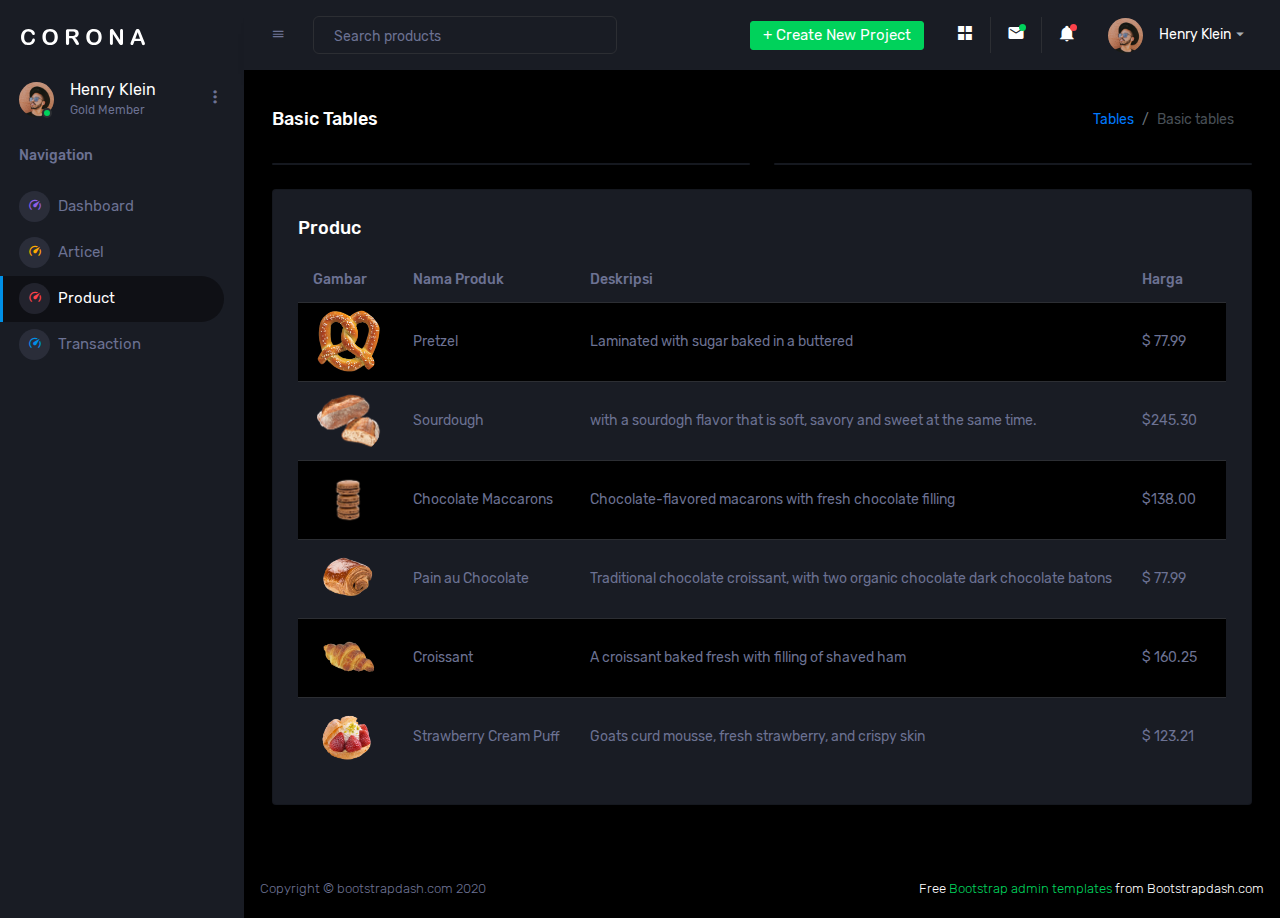
<file: template/pages/tables/product.html>
<!DOCTYPE html>
<html lang="en">
  <head>
    <!-- Required meta tags -->
    <meta charset="utf-8">
    <meta name="viewport" content="width=device-width, initial-scale=1, shrink-to-fit=no">
    <title>La Marquise Admin</title>
    <!-- plugins:css -->
    <link rel="stylesheet" href="../../assets/vendors/mdi/css/materialdesignicons.min.css">
    <link rel="stylesheet" href="../../assets/vendors/css/vendor.bundle.base.css">
    <!-- endinject -->
    <!-- Plugin css for this page -->
    <!-- End plugin css for this page -->
    <!-- inject:css -->
    <!-- endinject -->
    <!-- Layout styles -->
    <link rel="stylesheet" href="../../assets/css/style.css">
    <!-- End layout styles -->
    <link rel="shortcut icon" href="../../assets/images/favicon.png" />
  </head>
  <body>
    <div class="container-scroller">
      <!-- partial:../../partials/_sidebar.html -->
      <nav class="sidebar sidebar-offcanvas" id="sidebar">
        <div class="sidebar-brand-wrapper d-none d-lg-flex align-items-center justify-content-center fixed-top">
          <a class="sidebar-brand brand-logo" href="../../index.html"><img src="../../assets/images/logo.svg" alt="logo" /></a>
          <a class="sidebar-brand brand-logo-mini" href="../../index.html"><img src="../../assets/images/logo-mini.svg" alt="logo" /></a>
        </div>
        <ul class="nav">
          <li class="nav-item profile">
            <div class="profile-desc">
              <div class="profile-pic">
                <div class="count-indicator">
                  <img class="img-xs rounded-circle " src="../../assets/images/faces/face15.jpg" alt="">
                  <span class="count bg-success"></span>
                </div>
                <div class="profile-name">
                  <h5 class="mb-0 font-weight-normal">Henry Klein</h5>
                  <span>Gold Member</span>
                </div>
              </div>
              <a href="#" id="profile-dropdown" data-toggle="dropdown"><i class="mdi mdi-dots-vertical"></i></a>
              <div class="dropdown-menu dropdown-menu-right sidebar-dropdown preview-list" aria-labelledby="profile-dropdown">
                <a href="#" class="dropdown-item preview-item">
                  <div class="preview-thumbnail">
                    <div class="preview-icon bg-dark rounded-circle">
                      <i class="mdi mdi-settings text-primary"></i>
                    </div>
                  </div>
                  <div class="preview-item-content">
                    <p class="preview-subject ellipsis mb-1 text-small">Account settings</p>
                  </div>
                </a>
                <div class="dropdown-divider"></div>
                <a href="#" class="dropdown-item preview-item">
                  <div class="preview-thumbnail">
                    <div class="preview-icon bg-dark rounded-circle">
                      <i class="mdi mdi-onepassword  text-info"></i>
                    </div>
                  </div>
                  <div class="preview-item-content">
                    <p class="preview-subject ellipsis mb-1 text-small">Change Password</p>
                  </div>
                </a>
                <div class="dropdown-divider"></div>
                <a href="#" class="dropdown-item preview-item">
                  <div class="preview-thumbnail">
                    <div class="preview-icon bg-dark rounded-circle">
                      <i class="mdi mdi-calendar-today text-success"></i>
                    </div>
                  </div>
                  <div class="preview-item-content">
                    <p class="preview-subject ellipsis mb-1 text-small">To-do list</p>
                  </div>
                </a>
              </div>
            </div>
          </li>
          <li class="nav-item nav-category">
            <span class="nav-link">Navigation</span>
          </li>
          <li class="nav-item menu-items">
            <a class="nav-link" href="../../index.html">
              <span class="menu-icon">
                <i class="mdi mdi-speedometer"></i>
              </span>
              <span class="menu-title">Dashboard</span>
            </a>
          </li>
          <li class="nav-item menu-items">
            <a class="nav-link" href="artikel.html">
              <span class="menu-icon">
                <i class="mdi mdi-speedometer"></i>
              </span>
              <span class="menu-title">Articel</span>
            </a>
          </li>
          <li class="nav-item menu-items">
            <a class="nav-link" href="product.html">
              <span class="menu-icon">
                <i class="mdi mdi-speedometer"></i>
              </span>
              <span class="menu-title">Product</span>
            </a>
          </li>
          <li class="nav-item menu-items">
            <a class="nav-link" href="transaction.html">
              <span class="menu-icon">
                <i class="mdi mdi-speedometer"></i>
              </span>
              <span class="menu-title">Transaction</span>
            </a>
          </li>





        </ul>
      </nav>
      <!-- partial -->
      <div class="container-fluid page-body-wrapper">
        <!-- partial:../../partials/_navbar.html -->
        <nav class="navbar p-0 fixed-top d-flex flex-row">
          <div class="navbar-brand-wrapper d-flex d-lg-none align-items-center justify-content-center">
            <a class="navbar-brand brand-logo-mini" href="../../index.html"><img src="../../assets/images/logo-mini.svg" alt="logo" /></a>
          </div>
          <div class="navbar-menu-wrapper flex-grow d-flex align-items-stretch">
            <button class="navbar-toggler navbar-toggler align-self-center" type="button" data-toggle="minimize">
              <span class="mdi mdi-menu"></span>
            </button>
            <ul class="navbar-nav w-100">
              <li class="nav-item w-100">
                <form class="nav-link mt-2 mt-md-0 d-none d-lg-flex search">
                  <input type="text" class="form-control" placeholder="Search products">
                </form>
              </li>
            </ul>
            <ul class="navbar-nav navbar-nav-right">
              <li class="nav-item dropdown d-none d-lg-block">
                <a class="nav-link btn btn-success create-new-button" id="createbuttonDropdown" data-toggle="dropdown" aria-expanded="false" href="#">+ Create New Project</a>
                <div class="dropdown-menu dropdown-menu-right navbar-dropdown preview-list" aria-labelledby="createbuttonDropdown">
                  <h6 class="p-3 mb-0">Projects</h6>
                  <div class="dropdown-divider"></div>
                  <a class="dropdown-item preview-item">
                    <div class="preview-thumbnail">
                      <div class="preview-icon bg-dark rounded-circle">
                        <i class="mdi mdi-file-outline text-primary"></i>
                      </div>
                    </div>
                    <div class="preview-item-content">
                      <p class="preview-subject ellipsis mb-1">Software Development</p>
                    </div>
                  </a>
                  <div class="dropdown-divider"></div>
                  <a class="dropdown-item preview-item">
                    <div class="preview-thumbnail">
                      <div class="preview-icon bg-dark rounded-circle">
                        <i class="mdi mdi-web text-info"></i>
                      </div>
                    </div>
                    <div class="preview-item-content">
                      <p class="preview-subject ellipsis mb-1">UI Development</p>
                    </div>
                  </a>
                  <div class="dropdown-divider"></div>
                  <a class="dropdown-item preview-item">
                    <div class="preview-thumbnail">
                      <div class="preview-icon bg-dark rounded-circle">
                        <i class="mdi mdi-layers text-danger"></i>
                      </div>
                    </div>
                    <div class="preview-item-content">
                      <p class="preview-subject ellipsis mb-1">Software Testing</p>
                    </div>
                  </a>
                  <div class="dropdown-divider"></div>
                  <p class="p-3 mb-0 text-center">See all projects</p>
                </div>
              </li>
              <li class="nav-item nav-settings d-none d-lg-block">
                <a class="nav-link" href="#">
                  <i class="mdi mdi-view-grid"></i>
                </a>
              </li>
              <li class="nav-item dropdown border-left">
                <a class="nav-link count-indicator dropdown-toggle" id="messageDropdown" href="#" data-toggle="dropdown" aria-expanded="false">
                  <i class="mdi mdi-email"></i>
                  <span class="count bg-success"></span>
                </a>
                <div class="dropdown-menu dropdown-menu-right navbar-dropdown preview-list" aria-labelledby="messageDropdown">
                  <h6 class="p-3 mb-0">Messages</h6>
                  <div class="dropdown-divider"></div>
                  <a class="dropdown-item preview-item">
                    <div class="preview-thumbnail">
                      <img src="../../assets/images/faces/face4.jpg" alt="image" class="rounded-circle profile-pic">
                    </div>
                    <div class="preview-item-content">
                      <p class="preview-subject ellipsis mb-1">Mark send you a message</p>
                      <p class="text-muted mb-0"> 1 Minutes ago </p>
                    </div>
                  </a>
                  <div class="dropdown-divider"></div>
                  <a class="dropdown-item preview-item">
                    <div class="preview-thumbnail">
                      <img src="../../assets/images/faces/face2.jpg" alt="image" class="rounded-circle profile-pic">
                    </div>
                    <div class="preview-item-content">
                      <p class="preview-subject ellipsis mb-1">Cregh send you a message</p>
                      <p class="text-muted mb-0"> 15 Minutes ago </p>
                    </div>
                  </a>
                  <div class="dropdown-divider"></div>
                  <a class="dropdown-item preview-item">
                    <div class="preview-thumbnail">
                      <img src="../../assets/images/faces/face3.jpg" alt="image" class="rounded-circle profile-pic">
                    </div>
                    <div class="preview-item-content">
                      <p class="preview-subject ellipsis mb-1">Profile picture updated</p>
                      <p class="text-muted mb-0"> 18 Minutes ago </p>
                    </div>
                  </a>
                  <div class="dropdown-divider"></div>
                  <p class="p-3 mb-0 text-center">4 new messages</p>
                </div>
              </li>
              <li class="nav-item dropdown border-left">
                <a class="nav-link count-indicator dropdown-toggle" id="notificationDropdown" href="#" data-toggle="dropdown">
                  <i class="mdi mdi-bell"></i>
                  <span class="count bg-danger"></span>
                </a>
                <div class="dropdown-menu dropdown-menu-right navbar-dropdown preview-list" aria-labelledby="notificationDropdown">
                  <h6 class="p-3 mb-0">Notifications</h6>
                  <div class="dropdown-divider"></div>
                  <a class="dropdown-item preview-item">
                    <div class="preview-thumbnail">
                      <div class="preview-icon bg-dark rounded-circle">
                        <i class="mdi mdi-calendar text-success"></i>
                      </div>
                    </div>
                    <div class="preview-item-content">
                      <p class="preview-subject mb-1">Event today</p>
                      <p class="text-muted ellipsis mb-0"> Just a reminder that you have an event today </p>
                    </div>
                  </a>
                  <div class="dropdown-divider"></div>
                  <a class="dropdown-item preview-item">
                    <div class="preview-thumbnail">
                      <div class="preview-icon bg-dark rounded-circle">
                        <i class="mdi mdi-settings text-danger"></i>
                      </div>
                    </div>
                    <div class="preview-item-content">
                      <p class="preview-subject mb-1">Settings</p>
                      <p class="text-muted ellipsis mb-0"> Update dashboard </p>
                    </div>
                  </a>
                  <div class="dropdown-divider"></div>
                  <a class="dropdown-item preview-item">
                    <div class="preview-thumbnail">
                      <div class="preview-icon bg-dark rounded-circle">
                        <i class="mdi mdi-link-variant text-warning"></i>
                      </div>
                    </div>
                    <div class="preview-item-content">
                      <p class="preview-subject mb-1">Launch Admin</p>
                      <p class="text-muted ellipsis mb-0"> New admin wow! </p>
                    </div>
                  </a>
                  <div class="dropdown-divider"></div>
                  <p class="p-3 mb-0 text-center">See all notifications</p>
                </div>
              </li>
              <li class="nav-item dropdown">
                <a class="nav-link" id="profileDropdown" href="#" data-toggle="dropdown">
                  <div class="navbar-profile">
                    <img class="img-xs rounded-circle" src="../../assets/images/faces/face15.jpg" alt="">
                    <p class="mb-0 d-none d-sm-block navbar-profile-name">Henry Klein</p>
                    <i class="mdi mdi-menu-down d-none d-sm-block"></i>
                  </div>
                </a>
                <div class="dropdown-menu dropdown-menu-right navbar-dropdown preview-list" aria-labelledby="profileDropdown">
                  <h6 class="p-3 mb-0">Profile</h6>
                  <div class="dropdown-divider"></div>
                  <a class="dropdown-item preview-item">
                    <div class="preview-thumbnail">
                      <div class="preview-icon bg-dark rounded-circle">
                        <i class="mdi mdi-settings text-success"></i>
                      </div>
                    </div>
                    <div class="preview-item-content">
                      <p class="preview-subject mb-1">Settings</p>
                    </div>
                  </a>
                  <div class="dropdown-divider"></div>
                  <a class="dropdown-item preview-item">
                    <div class="preview-thumbnail">
                      <div class="preview-icon bg-dark rounded-circle">
                        <i class="mdi mdi-logout text-danger"></i>
                      </div>
                    </div>
                    <div class="preview-item-content">
                      <p class="preview-subject mb-1">Log out</p>
                    </div>
                  </a>
                  <div class="dropdown-divider"></div>
                  <p class="p-3 mb-0 text-center">Advanced settings</p>
                </div>
              </li>
            </ul>
            <button class="navbar-toggler navbar-toggler-right d-lg-none align-self-center" type="button" data-toggle="offcanvas">
              <span class="mdi mdi-format-line-spacing"></span>
            </button>
          </div>
        </nav>
        <!-- partial -->
        <div class="main-panel">
          <div class="content-wrapper">
            <div class="page-header">
              <h3 class="page-title"> Basic Tables </h3>
              <nav aria-label="breadcrumb">
                <ol class="breadcrumb">
                  <li class="breadcrumb-item"><a href="#">Tables</a></li>
                  <li class="breadcrumb-item active" aria-current="page">Basic tables</li>
                </ol>
              </nav>
            </div>
            <div class="row">
              <div class="col-lg-6 grid-margin stretch-card">
                <div class="card">

                </div>
              </div>
              <div class="col-lg-6 grid-margin stretch-card">
                <div class="card">

                </div>
              </div>
              <div class="col-lg-12 grid-margin stretch-card">
                <div class="card">
                  <div class="card-body">
                    <h4 class="card-title">Produc</h4>
                    <!-- <p class="card-description"> Add class <code>.table-striped</code> -->
                    </p>
                    <div class="table-responsive">
                      <table class="table table-striped">
                        <thead>
                          <tr>
                            <th> Gambar </th>
                            <th> Nama Produk </th>
                            <th> Deskripsi</th>
                            <th> Harga </th>
                            <th> Kategori </th>
                            <th> Aksi </th>
                          </tr>
                        </thead>
                        <tbody>
                          <tr>
                            <td class="py-1">
                              <img class="rounded-image" src="../../assets/images/faces-clipart/pic-1.png" alt="image" />
                            </td>
                            <td> Pretzel </td>
                            <td>
                              Laminated with sugar baked in a buttered
                            </td>
                            <td> $ 77.99 </td>
                            <td> Veinnoseries </td>
                            <td><button type="button" class="btn btn-inverse-warning btn-icon" ><i class="mdi mdi-pencil" data-toggle="modal" data-target="#modalgamingseru12"></i></button>
                              <button type="button" class="btn btn-inverse-danger btn-icon"><i class="mdi mdi-delete"></i> </button></td>
                          </tr>
                          <tr>
                            <td class="py-1">
                              <img class="rounded-image" src="../../assets/images/faces-clipart/pic-2.png" alt="image" />
                            </td>
                            <td> Sourdough</td>
                            <td>
                              with a sourdogh flavor that is soft, savory and sweet at the same time.
                            </td>
                            <td> $245.30 </td>
                            <td> Bread & Buns </td>
                            <td><button type="button" class="btn btn-inverse-warning btn-icon" ><i class="mdi mdi-pencil" data-toggle="modal" data-target="#modalgamingseru12"></i></button>
                              <button type="button" class="btn btn-inverse-danger btn-icon"><i class="mdi mdi-delete"></i> </button></td>
                          </tr>
                          <tr>
                            <td class="py-1">
                              <img class="rounded-image" src="../../assets/images/faces-clipart/pic-3.png" alt="image" />
                            </td>
                            <td> Chocolate Maccarons </td>
                            <td>
                              Chocolate-flavored macarons with fresh chocolate filling
                            </td>
                            <td> $138.00 </td>
                            <td> Veinnoseries </td>
                            <td><button type="button" class="btn btn-inverse-warning btn-icon" ><i class="mdi mdi-pencil" data-toggle="modal" data-target="#modalgamingseru12"></i></button>
                              <button type="button" class="btn btn-inverse-danger btn-icon"><i class="mdi mdi-delete"></i> </button></td>
                          </tr>
                          <tr>
                            <td class="py-1">
                              <img class="rounded-image" src="../../assets/images/faces-clipart/pic-4.png" alt="image" />
                            </td>
                            <td> Pain au Chocolate </td>
                            <td>
                              Traditional chocolate croissant, with two organic chocolate dark chocolate batons
                            </td>
                            <td> $ 77.99 </td>
                            <td> Pastry</td>
                            <td><button type="button" class="btn btn-inverse-warning btn-icon" ><i class="mdi mdi-pencil" data-toggle="modal" data-target="#modalgamingseru12"></i></button>
                              <button type="button" class="btn btn-inverse-danger btn-icon"><i class="mdi mdi-delete"></i> </button></td>
                          </tr>
                          <tr>
                            <td class="py-1">
                              <img class="rounded-image" src="../../assets/images/faces-clipart/pic-5.png" alt="image" />
                            </td>
                            <td> Croissant </td>
                            <td>
                              A croissant baked fresh with filling of shaved ham
                            </td>
                            <td> $ 160.25 </td>
                            <td> Pastry </td>
                            <td><button type="button" class="btn btn-inverse-warning btn-icon" ><i class="mdi mdi-pencil" data-toggle="modal" data-target="#modalgamingseru12"></i></button>
                              <button type="button" class="btn btn-inverse-danger btn-icon"><i class="mdi mdi-delete"></i> </button></td>
                          </tr>
                          <tr>
                            <td class="py-1">
                              <img class="rounded-image" src="../../assets/images/faces-clipart/pic-6.png" alt="image" />
                            </td>
                            <td> Strawberry Cream Puff</td>
                            <td>
                              Goats curd mousse, fresh strawberry, and crispy skin
                            </td>
                            <td> $ 123.21 </td>
                            <td> Veinnoseries </td>
                            <td><button type="button" class="btn btn-inverse-warning btn-icon" ><i class="mdi mdi-pencil" data-toggle="modal" data-target="#modalgamingseru12"></i></button>
                              <button type="button" class="btn btn-inverse-danger btn-icon"><i class="mdi mdi-delete"></i> </button></td>
                          </tr>

                        </tbody>
                      </table>
                    </div>
                  </div>
                </div>
              </div>


            </div>
          </div>

              <div class="modal fade" id="modalgamingseru12" tabindex="-1" role="dialog" aria-labelledby="exampleModalLabel" aria-hidden="true">
                <div class="modal-dialog" role="document">
                  <div class="modal-content">
                    <div class="modal-header">
                      <h5 class="modal-title" id="exampleModalLabel">Edit</h5>
                      <button type="button" class="close" data-dismiss="modal" aria-label="Close">
                        <span aria-hidden="true">&times;</span>
                      </button>
                    </div>
                    <div class="modal-body">
                      <form>
                        <div class="form-group">
                          <label for="recipient-name" class="col-form-label">Nama Produk:</label>
                          <input type="text" class="form-control" id="recipient-name">
                        </div>
                        <div class="form-group">
                          <label for="message-text" class="col-form-label">Deskripsi</label>
                          <textarea class="form-control" id="message-text"></textarea>
                        </div>
                        <div class="form-group">
                          <label for="recipient-name" class="col-form-label">Harga :</label>
                          <input type="text" class="form-control" id="recipient-name">
                        </div>
                        <div class="mb-3">
                          <label for="formFile" class="form-label">Gambar</label>
                          <input class="form-control" type="file" id="formFile" />
                        </div>
                        <div class="mt-2 mb-3">
                          <label for="largeSelect" class="form-label">Kategori</label>
                          <select id="largeSelect" class="form-select form-select-lg">
                            <option>Veinnoseries</option>
                            <option value="1">Bread and Buns</option>
                            <option value="2">Pastry</option>
                          </select>
                        </div>
                      </form>
                    </div>
                    <div class="modal-footer">
                      <button type="button" class="btn btn-secondary" data-dismiss="modal">Close</button>
                      <button type="button" class="btn btn-primary">Simpan</button>
                    </div>
                  </div>
                </div>
              </div>

          <!-- content-wrapper ends -->
          <!-- partial:../../partials/_footer.html -->
          <footer class="footer">
            <div class="d-sm-flex justify-content-center justify-content-sm-between">
              <span class="text-muted d-block text-center text-sm-left d-sm-inline-block">Copyright © bootstrapdash.com 2020</span>
              <span class="float-none float-sm-right d-block mt-1 mt-sm-0 text-center"> Free <a href="https://www.bootstrapdash.com/bootstrap-admin-template/" target="_blank">Bootstrap admin templates</a> from Bootstrapdash.com</span>
            </div>
          </footer>
          <!-- partial -->
        </div>
        <!-- main-panel ends -->
      </div>
      <!-- page-body-wrapper ends -->
    </div>
    <!-- container-scroller -->
    <!-- plugins:js -->
    <script src="../../assets/vendors/js/vendor.bundle.base.js"></script>
    <!-- endinject -->
    <!-- Plugin js for this page -->
    <!-- End plugin js for this page -->
    <!-- inject:js -->
    <script src="../../assets/js/off-canvas.js"></script>
    <script src="../../assets/js/hoverable-collapse.js"></script>
    <script src="../../assets/js/misc.js"></script>
    <script src="../../assets/js/settings.js"></script>
    <script src="../../assets/js/todolist.js"></script>
    <!-- endinject -->
    <!-- Custom js for this page -->
    <!-- End custom js for this page -->
  </body>
</html>
</file>
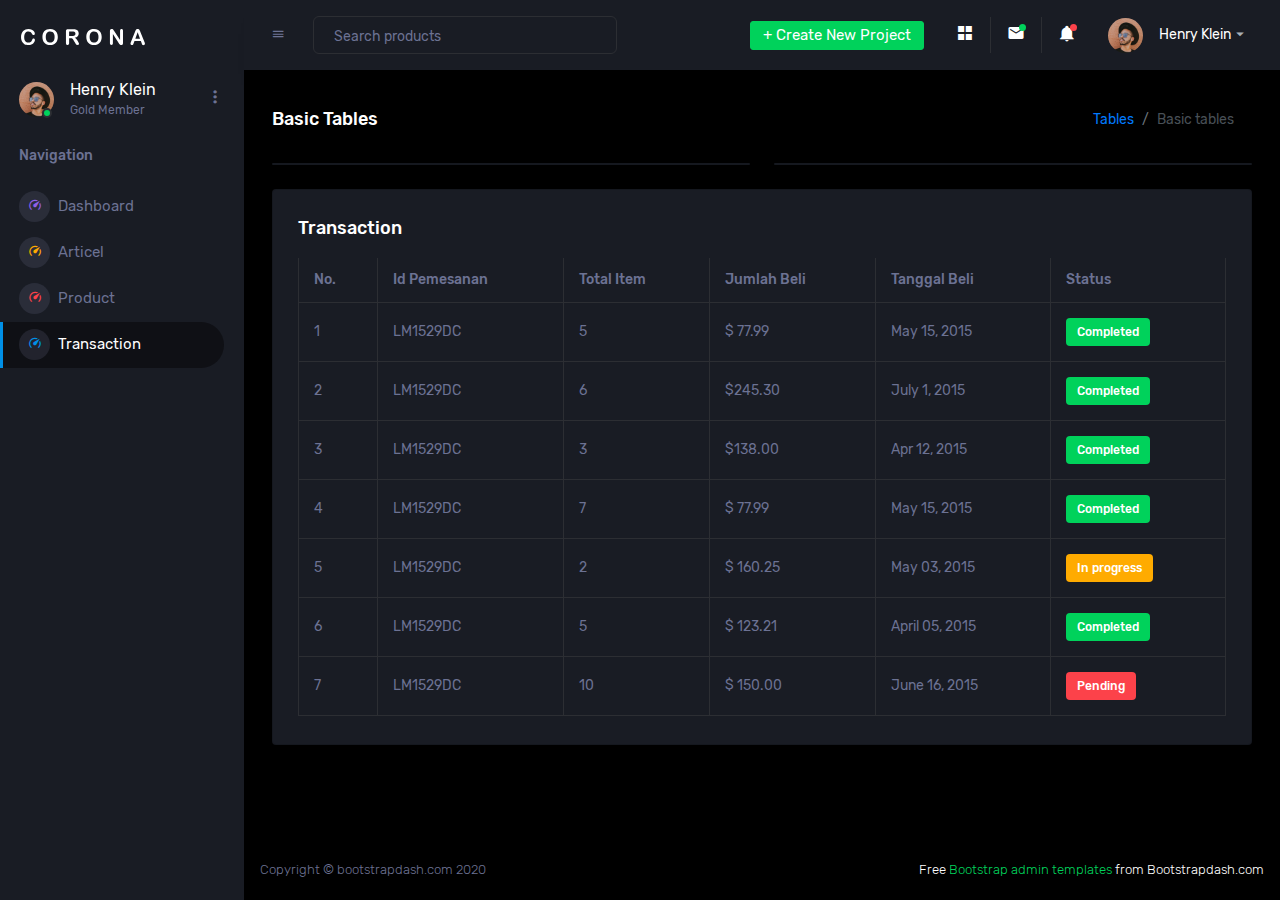
<file: template/pages/tables/transaction.html>
<!DOCTYPE html>
<html lang="en">
  <head>
    <!-- Required meta tags -->
    <meta charset="utf-8">
    <meta name="viewport" content="width=device-width, initial-scale=1, shrink-to-fit=no">
    <title>La Marquise Admin</title>
    <!-- plugins:css -->
    <link rel="stylesheet" href="../../assets/vendors/mdi/css/materialdesignicons.min.css">
    <link rel="stylesheet" href="../../assets/vendors/css/vendor.bundle.base.css">
    <!-- endinject -->
    <!-- Plugin css for this page -->
    <!-- End plugin css for this page -->
    <!-- inject:css -->
    <!-- endinject -->
    <!-- Layout styles -->
    <link rel="stylesheet" href="../../assets/css/style.css">
    <!-- End layout styles -->
    <link rel="shortcut icon" href="../../assets/images/favicon.png" />
  </head>
  <body>
    <div class="container-scroller">
      <!-- partial:../../partials/_sidebar.html -->
      <nav class="sidebar sidebar-offcanvas" id="sidebar">
        <div class="sidebar-brand-wrapper d-none d-lg-flex align-items-center justify-content-center fixed-top">
          <a class="sidebar-brand brand-logo" href="../../index.html"><img src="../../assets/images/logo.svg" alt="logo" /></a>
          <a class="sidebar-brand brand-logo-mini" href="../../index.html"><img src="../../assets/images/logo-mini.svg" alt="logo" /></a>
        </div>
        <ul class="nav">
          <li class="nav-item profile">
            <div class="profile-desc">
              <div class="profile-pic">
                <div class="count-indicator">
                  <img class="img-xs rounded-circle " src="../../assets/images/faces/face15.jpg" alt="">
                  <span class="count bg-success"></span>
                </div>
                <div class="profile-name">
                  <h5 class="mb-0 font-weight-normal">Henry Klein</h5>
                  <span>Gold Member</span>
                </div>
              </div>
              <a href="#" id="profile-dropdown" data-toggle="dropdown"><i class="mdi mdi-dots-vertical"></i></a>
              <div class="dropdown-menu dropdown-menu-right sidebar-dropdown preview-list" aria-labelledby="profile-dropdown">
                <a href="#" class="dropdown-item preview-item">
                  <div class="preview-thumbnail">
                    <div class="preview-icon bg-dark rounded-circle">
                      <i class="mdi mdi-settings text-primary"></i>
                    </div>
                  </div>
                  <div class="preview-item-content">
                    <p class="preview-subject ellipsis mb-1 text-small">Account settings</p>
                  </div>
                </a>
                <div class="dropdown-divider"></div>
                <a href="#" class="dropdown-item preview-item">
                  <div class="preview-thumbnail">
                    <div class="preview-icon bg-dark rounded-circle">
                      <i class="mdi mdi-onepassword  text-info"></i>
                    </div>
                  </div>
                  <div class="preview-item-content">
                    <p class="preview-subject ellipsis mb-1 text-small">Change Password</p>
                  </div>
                </a>
                <div class="dropdown-divider"></div>
                <a href="#" class="dropdown-item preview-item">
                  <div class="preview-thumbnail">
                    <div class="preview-icon bg-dark rounded-circle">
                      <i class="mdi mdi-calendar-today text-success"></i>
                    </div>
                  </div>
                  <div class="preview-item-content">
                    <p class="preview-subject ellipsis mb-1 text-small">To-do list</p>
                  </div>
                </a>
              </div>
            </div>
          </li>
          <li class="nav-item nav-category">
            <span class="nav-link">Navigation</span>
          </li>
          <li class="nav-item menu-items">
            <a class="nav-link" href="../../index.html">
              <span class="menu-icon">
                <i class="mdi mdi-speedometer"></i>
              </span>
              <span class="menu-title">Dashboard</span>
            </a>
          </li>
          <li class="nav-item menu-items">
            <a class="nav-link" href="artikel.html">
              <span class="menu-icon">
                <i class="mdi mdi-speedometer"></i>
              </span>
              <span class="menu-title">Articel</span>
            </a>
          </li>
          <li class="nav-item menu-items">
            <a class="nav-link" href="product.html">
              <span class="menu-icon">
                <i class="mdi mdi-speedometer"></i>
              </span>
              <span class="menu-title">Product</span>
            </a>
          </li>
          <li class="nav-item menu-items">
            <a class="nav-link" href="transaction.html">
              <span class="menu-icon">
                <i class="mdi mdi-speedometer"></i>
              </span>
              <span class="menu-title">Transaction</span>
            </a>
          </li>






        </ul>
      </nav>
      <!-- partial -->
      <div class="container-fluid page-body-wrapper">
        <!-- partial:../../partials/_navbar.html -->
        <nav class="navbar p-0 fixed-top d-flex flex-row">
          <div class="navbar-brand-wrapper d-flex d-lg-none align-items-center justify-content-center">
            <a class="navbar-brand brand-logo-mini" href="../../index.html"><img src="../../assets/images/logo-mini.svg" alt="logo" /></a>
          </div>
          <div class="navbar-menu-wrapper flex-grow d-flex align-items-stretch">
            <button class="navbar-toggler navbar-toggler align-self-center" type="button" data-toggle="minimize">
              <span class="mdi mdi-menu"></span>
            </button>
            <ul class="navbar-nav w-100">
              <li class="nav-item w-100">
                <form class="nav-link mt-2 mt-md-0 d-none d-lg-flex search">
                  <input type="text" class="form-control" placeholder="Search products">
                </form>
              </li>
            </ul>
            <ul class="navbar-nav navbar-nav-right">
              <li class="nav-item dropdown d-none d-lg-block">
                <a class="nav-link btn btn-success create-new-button" id="createbuttonDropdown" data-toggle="dropdown" aria-expanded="false" href="#">+ Create New Project</a>
                <div class="dropdown-menu dropdown-menu-right navbar-dropdown preview-list" aria-labelledby="createbuttonDropdown">
                  <h6 class="p-3 mb-0">Projects</h6>
                  <div class="dropdown-divider"></div>
                  <a class="dropdown-item preview-item">
                    <div class="preview-thumbnail">
                      <div class="preview-icon bg-dark rounded-circle">
                        <i class="mdi mdi-file-outline text-primary"></i>
                      </div>
                    </div>
                    <div class="preview-item-content">
                      <p class="preview-subject ellipsis mb-1">Software Development</p>
                    </div>
                  </a>
                  <div class="dropdown-divider"></div>
                  <a class="dropdown-item preview-item">
                    <div class="preview-thumbnail">
                      <div class="preview-icon bg-dark rounded-circle">
                        <i class="mdi mdi-web text-info"></i>
                      </div>
                    </div>
                    <div class="preview-item-content">
                      <p class="preview-subject ellipsis mb-1">UI Development</p>
                    </div>
                  </a>
                  <div class="dropdown-divider"></div>
                  <a class="dropdown-item preview-item">
                    <div class="preview-thumbnail">
                      <div class="preview-icon bg-dark rounded-circle">
                        <i class="mdi mdi-layers text-danger"></i>
                      </div>
                    </div>
                    <div class="preview-item-content">
                      <p class="preview-subject ellipsis mb-1">Software Testing</p>
                    </div>
                  </a>
                  <div class="dropdown-divider"></div>
                  <p class="p-3 mb-0 text-center">See all projects</p>
                </div>
              </li>
              <li class="nav-item nav-settings d-none d-lg-block">
                <a class="nav-link" href="#">
                  <i class="mdi mdi-view-grid"></i>
                </a>
              </li>
              <li class="nav-item dropdown border-left">
                <a class="nav-link count-indicator dropdown-toggle" id="messageDropdown" href="#" data-toggle="dropdown" aria-expanded="false">
                  <i class="mdi mdi-email"></i>
                  <span class="count bg-success"></span>
                </a>
                <div class="dropdown-menu dropdown-menu-right navbar-dropdown preview-list" aria-labelledby="messageDropdown">
                  <h6 class="p-3 mb-0">Messages</h6>
                  <div class="dropdown-divider"></div>
                  <a class="dropdown-item preview-item">
                    <div class="preview-thumbnail">
                      <img src="../../assets/images/faces/face4.jpg" alt="image" class="rounded-circle profile-pic">
                    </div>
                    <div class="preview-item-content">
                      <p class="preview-subject ellipsis mb-1">Mark send you a message</p>
                      <p class="text-muted mb-0"> 1 Minutes ago </p>
                    </div>
                  </a>
                  <div class="dropdown-divider"></div>
                  <a class="dropdown-item preview-item">
                    <div class="preview-thumbnail">
                      <img src="../../assets/images/faces/face2.jpg" alt="image" class="rounded-circle profile-pic">
                    </div>
                    <div class="preview-item-content">
                      <p class="preview-subject ellipsis mb-1">Cregh send you a message</p>
                      <p class="text-muted mb-0"> 15 Minutes ago </p>
                    </div>
                  </a>
                  <div class="dropdown-divider"></div>
                  <a class="dropdown-item preview-item">
                    <div class="preview-thumbnail">
                      <img src="../../assets/images/faces/face3.jpg" alt="image" class="rounded-circle profile-pic">
                    </div>
                    <div class="preview-item-content">
                      <p class="preview-subject ellipsis mb-1">Profile picture updated</p>
                      <p class="text-muted mb-0"> 18 Minutes ago </p>
                    </div>
                  </a>
                  <div class="dropdown-divider"></div>
                  <p class="p-3 mb-0 text-center">4 new messages</p>
                </div>
              </li>
              <li class="nav-item dropdown border-left">
                <a class="nav-link count-indicator dropdown-toggle" id="notificationDropdown" href="#" data-toggle="dropdown">
                  <i class="mdi mdi-bell"></i>
                  <span class="count bg-danger"></span>
                </a>
                <div class="dropdown-menu dropdown-menu-right navbar-dropdown preview-list" aria-labelledby="notificationDropdown">
                  <h6 class="p-3 mb-0">Notifications</h6>
                  <div class="dropdown-divider"></div>
                  <a class="dropdown-item preview-item">
                    <div class="preview-thumbnail">
                      <div class="preview-icon bg-dark rounded-circle">
                        <i class="mdi mdi-calendar text-success"></i>
                      </div>
                    </div>
                    <div class="preview-item-content">
                      <p class="preview-subject mb-1">Event today</p>
                      <p class="text-muted ellipsis mb-0"> Just a reminder that you have an event today </p>
                    </div>
                  </a>
                  <div class="dropdown-divider"></div>
                  <a class="dropdown-item preview-item">
                    <div class="preview-thumbnail">
                      <div class="preview-icon bg-dark rounded-circle">
                        <i class="mdi mdi-settings text-danger"></i>
                      </div>
                    </div>
                    <div class="preview-item-content">
                      <p class="preview-subject mb-1">Settings</p>
                      <p class="text-muted ellipsis mb-0"> Update dashboard </p>
                    </div>
                  </a>
                  <div class="dropdown-divider"></div>
                  <a class="dropdown-item preview-item">
                    <div class="preview-thumbnail">
                      <div class="preview-icon bg-dark rounded-circle">
                        <i class="mdi mdi-link-variant text-warning"></i>
                      </div>
                    </div>
                    <div class="preview-item-content">
                      <p class="preview-subject mb-1">Launch Admin</p>
                      <p class="text-muted ellipsis mb-0"> New admin wow! </p>
                    </div>
                  </a>
                  <div class="dropdown-divider"></div>
                  <p class="p-3 mb-0 text-center">See all notifications</p>
                </div>
              </li>
              <li class="nav-item dropdown">
                <a class="nav-link" id="profileDropdown" href="#" data-toggle="dropdown">
                  <div class="navbar-profile">
                    <img class="img-xs rounded-circle" src="../../assets/images/faces/face15.jpg" alt="">
                    <p class="mb-0 d-none d-sm-block navbar-profile-name">Henry Klein</p>
                    <i class="mdi mdi-menu-down d-none d-sm-block"></i>
                  </div>
                </a>
                <div class="dropdown-menu dropdown-menu-right navbar-dropdown preview-list" aria-labelledby="profileDropdown">
                  <h6 class="p-3 mb-0">Profile</h6>
                  <div class="dropdown-divider"></div>
                  <a class="dropdown-item preview-item">
                    <div class="preview-thumbnail">
                      <div class="preview-icon bg-dark rounded-circle">
                        <i class="mdi mdi-settings text-success"></i>
                      </div>
                    </div>
                    <div class="preview-item-content">
                      <p class="preview-subject mb-1">Settings</p>
                    </div>
                  </a>
                  <div class="dropdown-divider"></div>
                  <a class="dropdown-item preview-item">
                    <div class="preview-thumbnail">
                      <div class="preview-icon bg-dark rounded-circle">
                        <i class="mdi mdi-logout text-danger"></i>
                      </div>
                    </div>
                    <div class="preview-item-content">
                      <p class="preview-subject mb-1">Log out</p>
                    </div>
                  </a>
                  <div class="dropdown-divider"></div>
                  <p class="p-3 mb-0 text-center">Advanced settings</p>
                </div>
              </li>
            </ul>
            <button class="navbar-toggler navbar-toggler-right d-lg-none align-self-center" type="button" data-toggle="offcanvas">
              <span class="mdi mdi-format-line-spacing"></span>
            </button>
          </div>
        </nav>
        <!-- partial -->
        <div class="main-panel">
          <div class="content-wrapper">
            <div class="page-header">
              <h3 class="page-title"> Basic Tables </h3>
              <nav aria-label="breadcrumb">
                <ol class="breadcrumb">
                  <li class="breadcrumb-item"><a href="#">Tables</a></li>
                  <li class="breadcrumb-item active" aria-current="page">Basic tables</li>
                </ol>
              </nav>
            </div>
            <div class="row">
              <div class="col-lg-6 grid-margin stretch-card">
                <div class="card">

                </div>
              </div>
              <div class="col-lg-6 grid-margin stretch-card">
                <div class="card">

                </div>
              </div>

              <div class="col-lg-12 grid-margin stretch-card">
                <div class="card">
                  <div class="card-body">
                    <h4 class="card-title">Transaction</h4>
                    
                    <div class="table-responsive">
                      <table class="table table-bordered">
                        <thead>
                          <tr>
                            <th> No. </th>
                            <th> Id Pemesanan </th>
                            <th> Total Item </th>
                            <th>  Jumlah Beli </th>
                            <th> Tanggal Beli</th>
                            <th> Status</th>
                          </tr>
                        </thead>
                        <tbody>
                          <tr>
                            <td> 1 </td>
                            <td> LM1529DC </td>
                            <td>
                              5
                            </td>
                            <td> $ 77.99 </td>
                            <td> May 15, 2015 </td>
                            <td><label class="badge badge-success">Completed</label></td>

                          </tr>
                          <tr>
                            <td> 2 </td>
                            <td> LM1529DC </td>
                            <td>
                              6
                            </td>
                            <td> $245.30 </td>
                            <td> July 1, 2015 </td>
                            <td><label class="badge badge-success">Completed</label></td>

                          </tr>
                          <tr>
                            <td> 3 </td>
                            <td> LM1529DC </td>
                            <td>
                              3
                            </td>
                            <td> $138.00 </td>
                            <td> Apr 12, 2015 </td>
                            <td><label class="badge badge-success">Completed</label></td>

                          </tr>
                          <tr>
                            <td> 4 </td>
                            <td> LM1529DC </td>
                            <td>
                              7
                            </td>
                            <td> $ 77.99 </td>
                            <td> May 15, 2015 </td>
                            <td><label class="badge badge-success">Completed</label></td>

                          </tr>
                          <tr>
                            <td> 5 </td>
                            <td> LM1529DC </td>
                            <td>
                              2
                            </td>
                            <td> $ 160.25 </td>
                            <td> May 03, 2015 </td>
                            <td><label class="badge badge-warning">In progress</label></td>
                          </tr>
                          <tr>
                            <td> 6 </td>
                            <td> LM1529DC </td>
                            <td>
                              5
                            </td>
                            <td> $ 123.21 </td>
                            <td> April 05, 2015 </td>
                            <td><label class="badge badge-success">Completed</label></td>

                          </tr>
                          <tr>
                            <td> 7 </td>
                            <td> LM1529DC </td>
                            <td>
                              10
                            </td>
                            <td> $ 150.00 </td>
                            <td> June 16, 2015 </td>
                            <td><label class="badge badge-danger">Pending</label></td>
                          </tr>
                        </tbody>
                      </table>
                    </div>
                  </div>
                </div>
              </div>

            </div>
          </div>
          <!-- content-wrapper ends -->
          <!-- partial:../../partials/_footer.html -->
          <footer class="footer">
            <div class="d-sm-flex justify-content-center justify-content-sm-between">
              <span class="text-muted d-block text-center text-sm-left d-sm-inline-block">Copyright © bootstrapdash.com 2020</span>
              <span class="float-none float-sm-right d-block mt-1 mt-sm-0 text-center"> Free <a href="https://www.bootstrapdash.com/bootstrap-admin-template/" target="_blank">Bootstrap admin templates</a> from Bootstrapdash.com</span>
            </div>
          </footer>
          <!-- partial -->
        </div>
        <!-- main-panel ends -->
      </div>
      <!-- page-body-wrapper ends -->
    </div>
    <!-- container-scroller -->
    <!-- plugins:js -->
    <script src="../../assets/vendors/js/vendor.bundle.base.js"></script>
    <!-- endinject -->
    <!-- Plugin js for this page -->
    <!-- End plugin js for this page -->
    <!-- inject:js -->
    <script src="../../assets/js/off-canvas.js"></script>
    <script src="../../assets/js/hoverable-collapse.js"></script>
    <script src="../../assets/js/misc.js"></script>
    <script src="../../assets/js/settings.js"></script>
    <script src="../../assets/js/todolist.js"></script>
    <!-- endinject -->
    <!-- Custom js for this page -->
    <!-- End custom js for this page -->
  </body>
</html>
</file>
<file: template/assets/vendors/css/vendor.bundle.base.css>
/*
 * Container style
 */
.ps {
  overflow: hidden !important;
  overflow-anchor: none;
  -ms-overflow-style: none;
  touch-action: auto;
  -ms-touch-action: auto;
}

/*
 * Scrollbar rail styles
 */
.ps__rail-x {
  display: none;
  opacity: 0;
  transition: background-color .2s linear, opacity .2s linear;
  -webkit-transition: background-color .2s linear, opacity .2s linear;
  height: 15px;
  /* there must be 'bottom' or 'top' for ps__rail-x */
  bottom: 0px;
  /* please don't change 'position' */
  position: absolute;
}

.ps__rail-y {
  display: none;
  opacity: 0;
  transition: background-color .2s linear, opacity .2s linear;
  -webkit-transition: background-color .2s linear, opacity .2s linear;
  width: 15px;
  /* there must be 'right' or 'left' for ps__rail-y */
  right: 0;
  /* please don't change 'position' */
  position: absolute;
}

.ps--active-x > .ps__rail-x,
.ps--active-y > .ps__rail-y {
  display: block;
  background-color: transparent;
}

.ps:hover > .ps__rail-x,
.ps:hover > .ps__rail-y,
.ps--focus > .ps__rail-x,
.ps--focus > .ps__rail-y,
.ps--scrolling-x > .ps__rail-x,
.ps--scrolling-y > .ps__rail-y {
  opacity: 0.6;
}

.ps .ps__rail-x:hover,
.ps .ps__rail-y:hover,
.ps .ps__rail-x:focus,
.ps .ps__rail-y:focus,
.ps .ps__rail-x.ps--clicking,
.ps .ps__rail-y.ps--clicking {
  background-color: #eee;
  opacity: 0.9;
}

/*
 * Scrollbar thumb styles
 */
.ps__thumb-x {
  background-color: #aaa;
  border-radius: 6px;
  transition: background-color .2s linear, height .2s ease-in-out;
  -webkit-transition: background-color .2s linear, height .2s ease-in-out;
  height: 6px;
  /* there must be 'bottom' for ps__thumb-x */
  bottom: 2px;
  /* please don't change 'position' */
  position: absolute;
}

.ps__thumb-y {
  background-color: #aaa;
  border-radius: 6px;
  transition: background-color .2s linear, width .2s ease-in-out;
  -webkit-transition: background-color .2s linear, width .2s ease-in-out;
  width: 6px;
  /* there must be 'right' for ps__thumb-y */
  right: 2px;
  /* please don't change 'position' */
  position: absolute;
}

.ps__rail-x:hover > .ps__thumb-x,
.ps__rail-x:focus > .ps__thumb-x,
.ps__rail-x.ps--clicking .ps__thumb-x {
  background-color: #999;
  height: 11px;
}

.ps__rail-y:hover > .ps__thumb-y,
.ps__rail-y:focus > .ps__thumb-y,
.ps__rail-y.ps--clicking .ps__thumb-y {
  background-color: #999;
  width: 11px;
}

/* MS supports */
@supports (-ms-overflow-style: none) {
  .ps {
    overflow: auto !important;
  }
}

@media screen and (-ms-high-contrast: active), (-ms-high-contrast: none) {
  .ps {
    overflow: auto !important;
  }
}
</file>
<file: template/assets/vendors/flag-icon-css/css/flag-icon.min.css>
.flag-icon-background{background-size:contain;background-position:50%;background-repeat:no-repeat}.flag-icon{background-size:contain;background-position:50%;background-repeat:no-repeat;position:relative;display:inline-block;width:1.33333333em;line-height:1em}.flag-icon:before{content:'\00a0'}.flag-icon.flag-icon-squared{width:1em}.flag-icon-ad{background-image:url(../flags/4x3/ad.svg)}.flag-icon-ad.flag-icon-squared{background-image:url(../flags/1x1/ad.svg)}.flag-icon-ae{background-image:url(../flags/4x3/ae.svg)}.flag-icon-ae.flag-icon-squared{background-image:url(../flags/1x1/ae.svg)}.flag-icon-af{background-image:url(../flags/4x3/af.svg)}.flag-icon-af.flag-icon-squared{background-image:url(../flags/1x1/af.svg)}.flag-icon-ag{background-image:url(../flags/4x3/ag.svg)}.flag-icon-ag.flag-icon-squared{background-image:url(../flags/1x1/ag.svg)}.flag-icon-ai{background-image:url(../flags/4x3/ai.svg)}.flag-icon-ai.flag-icon-squared{background-image:url(../flags/1x1/ai.svg)}.flag-icon-al{background-image:url(../flags/4x3/al.svg)}.flag-icon-al.flag-icon-squared{background-image:url(../flags/1x1/al.svg)}.flag-icon-am{background-image:url(../flags/4x3/am.svg)}.flag-icon-am.flag-icon-squared{background-image:url(../flags/1x1/am.svg)}.flag-icon-ao{background-image:url(../flags/4x3/ao.svg)}.flag-icon-ao.flag-icon-squared{background-image:url(../flags/1x1/ao.svg)}.flag-icon-aq{background-image:url(../flags/4x3/aq.svg)}.flag-icon-aq.flag-icon-squared{background-image:url(../flags/1x1/aq.svg)}.flag-icon-ar{background-image:url(../flags/4x3/ar.svg)}.flag-icon-ar.flag-icon-squared{background-image:url(../flags/1x1/ar.svg)}.flag-icon-as{background-image:url(../flags/4x3/as.svg)}.flag-icon-as.flag-icon-squared{background-image:url(../flags/1x1/as.svg)}.flag-icon-at{background-image:url(../flags/4x3/at.svg)}.flag-icon-at.flag-icon-squared{background-image:url(../flags/1x1/at.svg)}.flag-icon-au{background-image:url(../flags/4x3/au.svg)}.flag-icon-au.flag-icon-squared{background-image:url(../flags/1x1/au.svg)}.flag-icon-aw{background-image:url(../flags/4x3/aw.svg)}.flag-icon-aw.flag-icon-squared{background-image:url(../flags/1x1/aw.svg)}.flag-icon-ax{background-image:url(../flags/4x3/ax.svg)}.flag-icon-ax.flag-icon-squared{background-image:url(../flags/1x1/ax.svg)}.flag-icon-az{background-image:url(../flags/4x3/az.svg)}.flag-icon-az.flag-icon-squared{background-image:url(../flags/1x1/az.svg)}.flag-icon-ba{background-image:url(../flags/4x3/ba.svg)}.flag-icon-ba.flag-icon-squared{background-image:url(../flags/1x1/ba.svg)}.flag-icon-bb{background-image:url(../flags/4x3/bb.svg)}.flag-icon-bb.flag-icon-squared{background-image:url(../flags/1x1/bb.svg)}.flag-icon-bd{background-image:url(../flags/4x3/bd.svg)}.flag-icon-bd.flag-icon-squared{background-image:url(../flags/1x1/bd.svg)}.flag-icon-be{background-image:url(../flags/4x3/be.svg)}.flag-icon-be.flag-icon-squared{background-image:url(../flags/1x1/be.svg)}.flag-icon-bf{background-image:url(../flags/4x3/bf.svg)}.flag-icon-bf.flag-icon-squared{background-image:url(../flags/1x1/bf.svg)}.flag-icon-bg{background-image:url(../flags/4x3/bg.svg)}.flag-icon-bg.flag-icon-squared{background-image:url(../flags/1x1/bg.svg)}.flag-icon-bh{background-image:url(../flags/4x3/bh.svg)}.flag-icon-bh.flag-icon-squared{background-image:url(../flags/1x1/bh.svg)}.flag-icon-bi{background-image:url(../flags/4x3/bi.svg)}.flag-icon-bi.flag-icon-squared{background-image:url(../flags/1x1/bi.svg)}.flag-icon-bj{background-image:url(../flags/4x3/bj.svg)}.flag-icon-bj.flag-icon-squared{background-image:url(../flags/1x1/bj.svg)}.flag-icon-bl{background-image:url(../flags/4x3/bl.svg)}.flag-icon-bl.flag-icon-squared{background-image:url(../flags/1x1/bl.svg)}.flag-icon-bm{background-image:url(../flags/4x3/bm.svg)}.flag-icon-bm.flag-icon-squared{background-image:url(../flags/1x1/bm.svg)}.flag-icon-bn{background-image:url(../flags/4x3/bn.svg)}.flag-icon-bn.flag-icon-squared{background-image:url(../flags/1x1/bn.svg)}.flag-icon-bo{background-image:url(../flags/4x3/bo.svg)}.flag-icon-bo.flag-icon-squared{background-image:url(../flags/1x1/bo.svg)}.flag-icon-bq{background-image:url(../flags/4x3/bq.svg)}.flag-icon-bq.flag-icon-squared{background-image:url(../flags/1x1/bq.svg)}.flag-icon-br{background-image:url(../flags/4x3/br.svg)}.flag-icon-br.flag-icon-squared{background-image:url(../flags/1x1/br.svg)}.flag-icon-bs{background-image:url(../flags/4x3/bs.svg)}.flag-icon-bs.flag-icon-squared{background-image:url(../flags/1x1/bs.svg)}.flag-icon-bt{background-image:url(../flags/4x3/bt.svg)}.flag-icon-bt.flag-icon-squared{background-image:url(../flags/1x1/bt.svg)}.flag-icon-bv{background-image:url(../flags/4x3/bv.svg)}.flag-icon-bv.flag-icon-squared{background-image:url(../flags/1x1/bv.svg)}.flag-icon-bw{background-image:url(../flags/4x3/bw.svg)}.flag-icon-bw.flag-icon-squared{background-image:url(../flags/1x1/bw.svg)}.flag-icon-by{background-image:url(../flags/4x3/by.svg)}.flag-icon-by.flag-icon-squared{background-image:url(../flags/1x1/by.svg)}.flag-icon-bz{background-image:url(../flags/4x3/bz.svg)}.flag-icon-bz.flag-icon-squared{background-image:url(../flags/1x1/bz.svg)}.flag-icon-ca{background-image:url(../flags/4x3/ca.svg)}.flag-icon-ca.flag-icon-squared{background-image:url(../flags/1x1/ca.svg)}.flag-icon-cc{background-image:url(../flags/4x3/cc.svg)}.flag-icon-cc.flag-icon-squared{background-image:url(../flags/1x1/cc.svg)}.flag-icon-cd{background-image:url(../flags/4x3/cd.svg)}.flag-icon-cd.flag-icon-squared{background-image:url(../flags/1x1/cd.svg)}.flag-icon-cf{background-image:url(../flags/4x3/cf.svg)}.flag-icon-cf.flag-icon-squared{background-image:url(../flags/1x1/cf.svg)}.flag-icon-cg{background-image:url(../flags/4x3/cg.svg)}.flag-icon-cg.flag-icon-squared{background-image:url(../flags/1x1/cg.svg)}.flag-icon-ch{background-image:url(../flags/4x3/ch.svg)}.flag-icon-ch.flag-icon-squared{background-image:url(../flags/1x1/ch.svg)}.flag-icon-ci{background-image:url(../flags/4x3/ci.svg)}.flag-icon-ci.flag-icon-squared{background-image:url(../flags/1x1/ci.svg)}.flag-icon-ck{background-image:url(../flags/4x3/ck.svg)}.flag-icon-ck.flag-icon-squared{background-image:url(../flags/1x1/ck.svg)}.flag-icon-cl{background-image:url(../flags/4x3/cl.svg)}.flag-icon-cl.flag-icon-squared{background-image:url(../flags/1x1/cl.svg)}.flag-icon-cm{background-image:url(../flags/4x3/cm.svg)}.flag-icon-cm.flag-icon-squared{background-image:url(../flags/1x1/cm.svg)}.flag-icon-cn{background-image:url(../flags/4x3/cn.svg)}.flag-icon-cn.flag-icon-squared{background-image:url(../flags/1x1/cn.svg)}.flag-icon-co{background-image:url(../flags/4x3/co.svg)}.flag-icon-co.flag-icon-squared{background-image:url(../flags/1x1/co.svg)}.flag-icon-cr{background-image:url(../flags/4x3/cr.svg)}.flag-icon-cr.flag-icon-squared{background-image:url(../flags/1x1/cr.svg)}.flag-icon-cu{background-image:url(../flags/4x3/cu.svg)}.flag-icon-cu.flag-icon-squared{background-image:url(../flags/1x1/cu.svg)}.flag-icon-cv{background-image:url(../flags/4x3/cv.svg)}.flag-icon-cv.flag-icon-squared{background-image:url(../flags/1x1/cv.svg)}.flag-icon-cw{background-image:url(../flags/4x3/cw.svg)}.flag-icon-cw.flag-icon-squared{background-image:url(../flags/1x1/cw.svg)}.flag-icon-cx{background-image:url(../flags/4x3/cx.svg)}.flag-icon-cx.flag-icon-squared{background-image:url(../flags/1x1/cx.svg)}.flag-icon-cy{background-image:url(../flags/4x3/cy.svg)}.flag-icon-cy.flag-icon-squared{background-image:url(../flags/1x1/cy.svg)}.flag-icon-cz{background-image:url(../flags/4x3/cz.svg)}.flag-icon-cz.flag-icon-squared{background-image:url(../flags/1x1/cz.svg)}.flag-icon-de{background-image:url(../flags/4x3/de.svg)}.flag-icon-de.flag-icon-squared{background-image:url(../flags/1x1/de.svg)}.flag-icon-dj{background-image:url(../flags/4x3/dj.svg)}.flag-icon-dj.flag-icon-squared{background-image:url(../flags/1x1/dj.svg)}.flag-icon-dk{background-image:url(../flags/4x3/dk.svg)}.flag-icon-dk.flag-icon-squared{background-image:url(../flags/1x1/dk.svg)}.flag-icon-dm{background-image:url(../flags/4x3/dm.svg)}.flag-icon-dm.flag-icon-squared{background-image:url(../flags/1x1/dm.svg)}.flag-icon-do{background-image:url(../flags/4x3/do.svg)}.flag-icon-do.flag-icon-squared{background-image:url(../flags/1x1/do.svg)}.flag-icon-dz{background-image:url(../flags/4x3/dz.svg)}.flag-icon-dz.flag-icon-squared{background-image:url(../flags/1x1/dz.svg)}.flag-icon-ec{background-image:url(../flags/4x3/ec.svg)}.flag-icon-ec.flag-icon-squared{background-image:url(../flags/1x1/ec.svg)}.flag-icon-ee{background-image:url(../flags/4x3/ee.svg)}.flag-icon-ee.flag-icon-squared{background-image:url(../flags/1x1/ee.svg)}.flag-icon-eg{background-image:url(../flags/4x3/eg.svg)}.flag-icon-eg.flag-icon-squared{background-image:url(../flags/1x1/eg.svg)}.flag-icon-eh{background-image:url(../flags/4x3/eh.svg)}.flag-icon-eh.flag-icon-squared{background-image:url(../flags/1x1/eh.svg)}.flag-icon-er{background-image:url(../flags/4x3/er.svg)}.flag-icon-er.flag-icon-squared{background-image:url(../flags/1x1/er.svg)}.flag-icon-es{background-image:url(../flags/4x3/es.svg)}.flag-icon-es.flag-icon-squared{background-image:url(../flags/1x1/es.svg)}.flag-icon-et{background-image:url(../flags/4x3/et.svg)}.flag-icon-et.flag-icon-squared{background-image:url(../flags/1x1/et.svg)}.flag-icon-fi{background-image:url(../flags/4x3/fi.svg)}.flag-icon-fi.flag-icon-squared{background-image:url(../flags/1x1/fi.svg)}.flag-icon-fj{background-image:url(../flags/4x3/fj.svg)}.flag-icon-fj.flag-icon-squared{background-image:url(../flags/1x1/fj.svg)}.flag-icon-fk{background-image:url(../flags/4x3/fk.svg)}.flag-icon-fk.flag-icon-squared{background-image:url(../flags/1x1/fk.svg)}.flag-icon-fm{background-image:url(../flags/4x3/fm.svg)}.flag-icon-fm.flag-icon-squared{background-image:url(../flags/1x1/fm.svg)}.flag-icon-fo{background-image:url(../flags/4x3/fo.svg)}.flag-icon-fo.flag-icon-squared{background-image:url(../flags/1x1/fo.svg)}.flag-icon-fr{background-image:url(../flags/4x3/fr.svg)}.flag-icon-fr.flag-icon-squared{background-image:url(../flags/1x1/fr.svg)}.flag-icon-ga{background-image:url(../flags/4x3/ga.svg)}.flag-icon-ga.flag-icon-squared{background-image:url(../flags/1x1/ga.svg)}.flag-icon-gb{background-image:url(../flags/4x3/gb.svg)}.flag-icon-gb.flag-icon-squared{background-image:url(../flags/1x1/gb.svg)}.flag-icon-gd{background-image:url(../flags/4x3/gd.svg)}.flag-icon-gd.flag-icon-squared{background-image:url(../flags/1x1/gd.svg)}.flag-icon-ge{background-image:url(../flags/4x3/ge.svg)}.flag-icon-ge.flag-icon-squared{background-image:url(../flags/1x1/ge.svg)}.flag-icon-gf{background-image:url(../flags/4x3/gf.svg)}.flag-icon-gf.flag-icon-squared{background-image:url(../flags/1x1/gf.svg)}.flag-icon-gg{background-image:url(../flags/4x3/gg.svg)}.flag-icon-gg.flag-icon-squared{background-image:url(../flags/1x1/gg.svg)}.flag-icon-gh{background-image:url(../flags/4x3/gh.svg)}.flag-icon-gh.flag-icon-squared{background-image:url(../flags/1x1/gh.svg)}.flag-icon-gi{background-image:url(../flags/4x3/gi.svg)}.flag-icon-gi.flag-icon-squared{background-image:url(../flags/1x1/gi.svg)}.flag-icon-gl{background-image:url(../flags/4x3/gl.svg)}.flag-icon-gl.flag-icon-squared{background-image:url(../flags/1x1/gl.svg)}.flag-icon-gm{background-image:url(../flags/4x3/gm.svg)}.flag-icon-gm.flag-icon-squared{background-image:url(../flags/1x1/gm.svg)}.flag-icon-gn{background-image:url(../flags/4x3/gn.svg)}.flag-icon-gn.flag-icon-squared{background-image:url(../flags/1x1/gn.svg)}.flag-icon-gp{background-image:url(../flags/4x3/gp.svg)}.flag-icon-gp.flag-icon-squared{background-image:url(../flags/1x1/gp.svg)}.flag-icon-gq{background-image:url(../flags/4x3/gq.svg)}.flag-icon-gq.flag-icon-squared{background-image:url(../flags/1x1/gq.svg)}.flag-icon-gr{background-image:url(../flags/4x3/gr.svg)}.flag-icon-gr.flag-icon-squared{background-image:url(../flags/1x1/gr.svg)}.flag-icon-gs{background-image:url(../flags/4x3/gs.svg)}.flag-icon-gs.flag-icon-squared{background-image:url(../flags/1x1/gs.svg)}.flag-icon-gt{background-image:url(../flags/4x3/gt.svg)}.flag-icon-gt.flag-icon-squared{background-image:url(../flags/1x1/gt.svg)}.flag-icon-gu{background-image:url(../flags/4x3/gu.svg)}.flag-icon-gu.flag-icon-squared{background-image:url(../flags/1x1/gu.svg)}.flag-icon-gw{background-image:url(../flags/4x3/gw.svg)}.flag-icon-gw.flag-icon-squared{background-image:url(../flags/1x1/gw.svg)}.flag-icon-gy{background-image:url(../flags/4x3/gy.svg)}.flag-icon-gy.flag-icon-squared{background-image:url(../flags/1x1/gy.svg)}.flag-icon-hk{background-image:url(../flags/4x3/hk.svg)}.flag-icon-hk.flag-icon-squared{background-image:url(../flags/1x1/hk.svg)}.flag-icon-hm{background-image:url(../flags/4x3/hm.svg)}.flag-icon-hm.flag-icon-squared{background-image:url(../flags/1x1/hm.svg)}.flag-icon-hn{background-image:url(../flags/4x3/hn.svg)}.flag-icon-hn.flag-icon-squared{background-image:url(../flags/1x1/hn.svg)}.flag-icon-hr{background-image:url(../flags/4x3/hr.svg)}.flag-icon-hr.flag-icon-squared{background-image:url(../flags/1x1/hr.svg)}.flag-icon-ht{background-image:url(../flags/4x3/ht.svg)}.flag-icon-ht.flag-icon-squared{background-image:url(../flags/1x1/ht.svg)}.flag-icon-hu{background-image:url(../flags/4x3/hu.svg)}.flag-icon-hu.flag-icon-squared{background-image:url(../flags/1x1/hu.svg)}.flag-icon-id{background-image:url(../flags/4x3/id.svg)}.flag-icon-id.flag-icon-squared{background-image:url(../flags/1x1/id.svg)}.flag-icon-ie{background-image:url(../flags/4x3/ie.svg)}.flag-icon-ie.flag-icon-squared{background-image:url(../flags/1x1/ie.svg)}.flag-icon-il{background-image:url(../flags/4x3/il.svg)}.flag-icon-il.flag-icon-squared{background-image:url(../flags/1x1/il.svg)}.flag-icon-im{background-image:url(../flags/4x3/im.svg)}.flag-icon-im.flag-icon-squared{background-image:url(../flags/1x1/im.svg)}.flag-icon-in{background-image:url(../flags/4x3/in.svg)}.flag-icon-in.flag-icon-squared{background-image:url(../flags/1x1/in.svg)}.flag-icon-io{background-image:url(../flags/4x3/io.svg)}.flag-icon-io.flag-icon-squared{background-image:url(../flags/1x1/io.svg)}.flag-icon-iq{background-image:url(../flags/4x3/iq.svg)}.flag-icon-iq.flag-icon-squared{background-image:url(../flags/1x1/iq.svg)}.flag-icon-ir{background-image:url(../flags/4x3/ir.svg)}.flag-icon-ir.flag-icon-squared{background-image:url(../flags/1x1/ir.svg)}.flag-icon-is{background-image:url(../flags/4x3/is.svg)}.flag-icon-is.flag-icon-squared{background-image:url(../flags/1x1/is.svg)}.flag-icon-it{background-image:url(../flags/4x3/it.svg)}.flag-icon-it.flag-icon-squared{background-image:url(../flags/1x1/it.svg)}.flag-icon-je{background-image:url(../flags/4x3/je.svg)}.flag-icon-je.flag-icon-squared{background-image:url(../flags/1x1/je.svg)}.flag-icon-jm{background-image:url(../flags/4x3/jm.svg)}.flag-icon-jm.flag-icon-squared{background-image:url(../flags/1x1/jm.svg)}.flag-icon-jo{background-image:url(../flags/4x3/jo.svg)}.flag-icon-jo.flag-icon-squared{background-image:url(../flags/1x1/jo.svg)}.flag-icon-jp{background-image:url(../flags/4x3/jp.svg)}.flag-icon-jp.flag-icon-squared{background-image:url(../flags/1x1/jp.svg)}.flag-icon-ke{background-image:url(../flags/4x3/ke.svg)}.flag-icon-ke.flag-icon-squared{background-image:url(../flags/1x1/ke.svg)}.flag-icon-kg{background-image:url(../flags/4x3/kg.svg)}.flag-icon-kg.flag-icon-squared{background-image:url(../flags/1x1/kg.svg)}.flag-icon-kh{background-image:url(../flags/4x3/kh.svg)}.flag-icon-kh.flag-icon-squared{background-image:url(../flags/1x1/kh.svg)}.flag-icon-ki{background-image:url(../flags/4x3/ki.svg)}.flag-icon-ki.flag-icon-squared{background-image:url(../flags/1x1/ki.svg)}.flag-icon-km{background-image:url(../flags/4x3/km.svg)}.flag-icon-km.flag-icon-squared{background-image:url(../flags/1x1/km.svg)}.flag-icon-kn{background-image:url(../flags/4x3/kn.svg)}.flag-icon-kn.flag-icon-squared{background-image:url(../flags/1x1/kn.svg)}.flag-icon-kp{background-image:url(../flags/4x3/kp.svg)}.flag-icon-kp.flag-icon-squared{background-image:url(../flags/1x1/kp.svg)}.flag-icon-kr{background-image:url(../flags/4x3/kr.svg)}.flag-icon-kr.flag-icon-squared{background-image:url(../flags/1x1/kr.svg)}.flag-icon-kw{background-image:url(../flags/4x3/kw.svg)}.flag-icon-kw.flag-icon-squared{background-image:url(../flags/1x1/kw.svg)}.flag-icon-ky{background-image:url(../flags/4x3/ky.svg)}.flag-icon-ky.flag-icon-squared{background-image:url(../flags/1x1/ky.svg)}.flag-icon-kz{background-image:url(../flags/4x3/kz.svg)}.flag-icon-kz.flag-icon-squared{background-image:url(../flags/1x1/kz.svg)}.flag-icon-la{background-image:url(../flags/4x3/la.svg)}.flag-icon-la.flag-icon-squared{background-image:url(../flags/1x1/la.svg)}.flag-icon-lb{background-image:url(../flags/4x3/lb.svg)}.flag-icon-lb.flag-icon-squared{background-image:url(../flags/1x1/lb.svg)}.flag-icon-lc{background-image:url(../flags/4x3/lc.svg)}.flag-icon-lc.flag-icon-squared{background-image:url(../flags/1x1/lc.svg)}.flag-icon-li{background-image:url(../flags/4x3/li.svg)}.flag-icon-li.flag-icon-squared{background-image:url(../flags/1x1/li.svg)}.flag-icon-lk{background-image:url(../flags/4x3/lk.svg)}.flag-icon-lk.flag-icon-squared{background-image:url(../flags/1x1/lk.svg)}.flag-icon-lr{background-image:url(../flags/4x3/lr.svg)}.flag-icon-lr.flag-icon-squared{background-image:url(../flags/1x1/lr.svg)}.flag-icon-ls{background-image:url(../flags/4x3/ls.svg)}.flag-icon-ls.flag-icon-squared{background-image:url(../flags/1x1/ls.svg)}.flag-icon-lt{background-image:url(../flags/4x3/lt.svg)}.flag-icon-lt.flag-icon-squared{background-image:url(../flags/1x1/lt.svg)}.flag-icon-lu{background-image:url(../flags/4x3/lu.svg)}.flag-icon-lu.flag-icon-squared{background-image:url(../flags/1x1/lu.svg)}.flag-icon-lv{background-image:url(../flags/4x3/lv.svg)}.flag-icon-lv.flag-icon-squared{background-image:url(../flags/1x1/lv.svg)}.flag-icon-ly{background-image:url(../flags/4x3/ly.svg)}.flag-icon-ly.flag-icon-squared{background-image:url(../flags/1x1/ly.svg)}.flag-icon-ma{background-image:url(../flags/4x3/ma.svg)}.flag-icon-ma.flag-icon-squared{background-image:url(../flags/1x1/ma.svg)}.flag-icon-mc{background-image:url(../flags/4x3/mc.svg)}.flag-icon-mc.flag-icon-squared{background-image:url(../flags/1x1/mc.svg)}.flag-icon-md{background-image:url(../flags/4x3/md.svg)}.flag-icon-md.flag-icon-squared{background-image:url(../flags/1x1/md.svg)}.flag-icon-me{background-image:url(../flags/4x3/me.svg)}.flag-icon-me.flag-icon-squared{background-image:url(../flags/1x1/me.svg)}.flag-icon-mf{background-image:url(../flags/4x3/mf.svg)}.flag-icon-mf.flag-icon-squared{background-image:url(../flags/1x1/mf.svg)}.flag-icon-mg{background-image:url(../flags/4x3/mg.svg)}.flag-icon-mg.flag-icon-squared{background-image:url(../flags/1x1/mg.svg)}.flag-icon-mh{background-image:url(../flags/4x3/mh.svg)}.flag-icon-mh.flag-icon-squared{background-image:url(../flags/1x1/mh.svg)}.flag-icon-mk{background-image:url(../flags/4x3/mk.svg)}.flag-icon-mk.flag-icon-squared{background-image:url(../flags/1x1/mk.svg)}.flag-icon-ml{background-image:url(../flags/4x3/ml.svg)}.flag-icon-ml.flag-icon-squared{background-image:url(../flags/1x1/ml.svg)}.flag-icon-mm{background-image:url(../flags/4x3/mm.svg)}.flag-icon-mm.flag-icon-squared{background-image:url(../flags/1x1/mm.svg)}.flag-icon-mn{background-image:url(../flags/4x3/mn.svg)}.flag-icon-mn.flag-icon-squared{background-image:url(../flags/1x1/mn.svg)}.flag-icon-mo{background-image:url(../flags/4x3/mo.svg)}.flag-icon-mo.flag-icon-squared{background-image:url(../flags/1x1/mo.svg)}.flag-icon-mp{background-image:url(../flags/4x3/mp.svg)}.flag-icon-mp.flag-icon-squared{background-image:url(../flags/1x1/mp.svg)}.flag-icon-mq{background-image:url(../flags/4x3/mq.svg)}.flag-icon-mq.flag-icon-squared{background-image:url(../flags/1x1/mq.svg)}.flag-icon-mr{background-image:url(../flags/4x3/mr.svg)}.flag-icon-mr.flag-icon-squared{background-image:url(../flags/1x1/mr.svg)}.flag-icon-ms{background-image:url(../flags/4x3/ms.svg)}.flag-icon-ms.flag-icon-squared{background-image:url(../flags/1x1/ms.svg)}.flag-icon-mt{background-image:url(../flags/4x3/mt.svg)}.flag-icon-mt.flag-icon-squared{background-image:url(../flags/1x1/mt.svg)}.flag-icon-mu{background-image:url(../flags/4x3/mu.svg)}.flag-icon-mu.flag-icon-squared{background-image:url(../flags/1x1/mu.svg)}.flag-icon-mv{background-image:url(../flags/4x3/mv.svg)}.flag-icon-mv.flag-icon-squared{background-image:url(../flags/1x1/mv.svg)}.flag-icon-mw{background-image:url(../flags/4x3/mw.svg)}.flag-icon-mw.flag-icon-squared{background-image:url(../flags/1x1/mw.svg)}.flag-icon-mx{background-image:url(../flags/4x3/mx.svg)}.flag-icon-mx.flag-icon-squared{background-image:url(../flags/1x1/mx.svg)}.flag-icon-my{background-image:url(../flags/4x3/my.svg)}.flag-icon-my.flag-icon-squared{background-image:url(../flags/1x1/my.svg)}.flag-icon-mz{background-image:url(../flags/4x3/mz.svg)}.flag-icon-mz.flag-icon-squared{background-image:url(../flags/1x1/mz.svg)}.flag-icon-na{background-image:url(../flags/4x3/na.svg)}.flag-icon-na.flag-icon-squared{background-image:url(../flags/1x1/na.svg)}.flag-icon-nc{background-image:url(../flags/4x3/nc.svg)}.flag-icon-nc.flag-icon-squared{background-image:url(../flags/1x1/nc.svg)}.flag-icon-ne{background-image:url(../flags/4x3/ne.svg)}.flag-icon-ne.flag-icon-squared{background-image:url(../flags/1x1/ne.svg)}.flag-icon-nf{background-image:url(../flags/4x3/nf.svg)}.flag-icon-nf.flag-icon-squared{background-image:url(../flags/1x1/nf.svg)}.flag-icon-ng{background-image:url(../flags/4x3/ng.svg)}.flag-icon-ng.flag-icon-squared{background-image:url(../flags/1x1/ng.svg)}.flag-icon-ni{background-image:url(../flags/4x3/ni.svg)}.flag-icon-ni.flag-icon-squared{background-image:url(../flags/1x1/ni.svg)}.flag-icon-nl{background-image:url(../flags/4x3/nl.svg)}.flag-icon-nl.flag-icon-squared{background-image:url(../flags/1x1/nl.svg)}.flag-icon-no{background-image:url(../flags/4x3/no.svg)}.flag-icon-no.flag-icon-squared{background-image:url(../flags/1x1/no.svg)}.flag-icon-np{background-image:url(../flags/4x3/np.svg)}.flag-icon-np.flag-icon-squared{background-image:url(../flags/1x1/np.svg)}.flag-icon-nr{background-image:url(../flags/4x3/nr.svg)}.flag-icon-nr.flag-icon-squared{background-image:url(../flags/1x1/nr.svg)}.flag-icon-nu{background-image:url(../flags/4x3/nu.svg)}.flag-icon-nu.flag-icon-squared{background-image:url(../flags/1x1/nu.svg)}.flag-icon-nz{background-image:url(../flags/4x3/nz.svg)}.flag-icon-nz.flag-icon-squared{background-image:url(../flags/1x1/nz.svg)}.flag-icon-om{background-image:url(../flags/4x3/om.svg)}.flag-icon-om.flag-icon-squared{background-image:url(../flags/1x1/om.svg)}.flag-icon-pa{background-image:url(../flags/4x3/pa.svg)}.flag-icon-pa.flag-icon-squared{background-image:url(../flags/1x1/pa.svg)}.flag-icon-pe{background-image:url(../flags/4x3/pe.svg)}.flag-icon-pe.flag-icon-squared{background-image:url(../flags/1x1/pe.svg)}.flag-icon-pf{background-image:url(../flags/4x3/pf.svg)}.flag-icon-pf.flag-icon-squared{background-image:url(../flags/1x1/pf.svg)}.flag-icon-pg{background-image:url(../flags/4x3/pg.svg)}.flag-icon-pg.flag-icon-squared{background-image:url(../flags/1x1/pg.svg)}.flag-icon-ph{background-image:url(../flags/4x3/ph.svg)}.flag-icon-ph.flag-icon-squared{background-image:url(../flags/1x1/ph.svg)}.flag-icon-pk{background-image:url(../flags/4x3/pk.svg)}.flag-icon-pk.flag-icon-squared{background-image:url(../flags/1x1/pk.svg)}.flag-icon-pl{background-image:url(../flags/4x3/pl.svg)}.flag-icon-pl.flag-icon-squared{background-image:url(../flags/1x1/pl.svg)}.flag-icon-pm{background-image:url(../flags/4x3/pm.svg)}.flag-icon-pm.flag-icon-squared{background-image:url(../flags/1x1/pm.svg)}.flag-icon-pn{background-image:url(../flags/4x3/pn.svg)}.flag-icon-pn.flag-icon-squared{background-image:url(../flags/1x1/pn.svg)}.flag-icon-pr{background-image:url(../flags/4x3/pr.svg)}.flag-icon-pr.flag-icon-squared{background-image:url(../flags/1x1/pr.svg)}.flag-icon-ps{background-image:url(../flags/4x3/ps.svg)}.flag-icon-ps.flag-icon-squared{background-image:url(../flags/1x1/ps.svg)}.flag-icon-pt{background-image:url(../flags/4x3/pt.svg)}.flag-icon-pt.flag-icon-squared{background-image:url(../flags/1x1/pt.svg)}.flag-icon-pw{background-image:url(../flags/4x3/pw.svg)}.flag-icon-pw.flag-icon-squared{background-image:url(../flags/1x1/pw.svg)}.flag-icon-py{background-image:url(../flags/4x3/py.svg)}.flag-icon-py.flag-icon-squared{background-image:url(../flags/1x1/py.svg)}.flag-icon-qa{background-image:url(../flags/4x3/qa.svg)}.flag-icon-qa.flag-icon-squared{background-image:url(../flags/1x1/qa.svg)}.flag-icon-re{background-image:url(../flags/4x3/re.svg)}.flag-icon-re.flag-icon-squared{background-image:url(../flags/1x1/re.svg)}.flag-icon-ro{background-image:url(../flags/4x3/ro.svg)}.flag-icon-ro.flag-icon-squared{background-image:url(../flags/1x1/ro.svg)}.flag-icon-rs{background-image:url(../flags/4x3/rs.svg)}.flag-icon-rs.flag-icon-squared{background-image:url(../flags/1x1/rs.svg)}.flag-icon-ru{background-image:url(../flags/4x3/ru.svg)}.flag-icon-ru.flag-icon-squared{background-image:url(../flags/1x1/ru.svg)}.flag-icon-rw{background-image:url(../flags/4x3/rw.svg)}.flag-icon-rw.flag-icon-squared{background-image:url(../flags/1x1/rw.svg)}.flag-icon-sa{background-image:url(../flags/4x3/sa.svg)}.flag-icon-sa.flag-icon-squared{background-image:url(../flags/1x1/sa.svg)}.flag-icon-sb{background-image:url(../flags/4x3/sb.svg)}.flag-icon-sb.flag-icon-squared{background-image:url(../flags/1x1/sb.svg)}.flag-icon-sc{background-image:url(../flags/4x3/sc.svg)}.flag-icon-sc.flag-icon-squared{background-image:url(../flags/1x1/sc.svg)}.flag-icon-sd{background-image:url(../flags/4x3/sd.svg)}.flag-icon-sd.flag-icon-squared{background-image:url(../flags/1x1/sd.svg)}.flag-icon-se{background-image:url(../flags/4x3/se.svg)}.flag-icon-se.flag-icon-squared{background-image:url(../flags/1x1/se.svg)}.flag-icon-sg{background-image:url(../flags/4x3/sg.svg)}.flag-icon-sg.flag-icon-squared{background-image:url(../flags/1x1/sg.svg)}.flag-icon-sh{background-image:url(../flags/4x3/sh.svg)}.flag-icon-sh.flag-icon-squared{background-image:url(../flags/1x1/sh.svg)}.flag-icon-si{background-image:url(../flags/4x3/si.svg)}.flag-icon-si.flag-icon-squared{background-image:url(../flags/1x1/si.svg)}.flag-icon-sj{background-image:url(../flags/4x3/sj.svg)}.flag-icon-sj.flag-icon-squared{background-image:url(../flags/1x1/sj.svg)}.flag-icon-sk{background-image:url(../flags/4x3/sk.svg)}.flag-icon-sk.flag-icon-squared{background-image:url(../flags/1x1/sk.svg)}.flag-icon-sl{background-image:url(../flags/4x3/sl.svg)}.flag-icon-sl.flag-icon-squared{background-image:url(../flags/1x1/sl.svg)}.flag-icon-sm{background-image:url(../flags/4x3/sm.svg)}.flag-icon-sm.flag-icon-squared{background-image:url(../flags/1x1/sm.svg)}.flag-icon-sn{background-image:url(../flags/4x3/sn.svg)}.flag-icon-sn.flag-icon-squared{background-image:url(../flags/1x1/sn.svg)}.flag-icon-so{background-image:url(../flags/4x3/so.svg)}.flag-icon-so.flag-icon-squared{background-image:url(../flags/1x1/so.svg)}.flag-icon-sr{background-image:url(../flags/4x3/sr.svg)}.flag-icon-sr.flag-icon-squared{background-image:url(../flags/1x1/sr.svg)}.flag-icon-ss{background-image:url(../flags/4x3/ss.svg)}.flag-icon-ss.flag-icon-squared{background-image:url(../flags/1x1/ss.svg)}.flag-icon-st{background-image:url(../flags/4x3/st.svg)}.flag-icon-st.flag-icon-squared{background-image:url(../flags/1x1/st.svg)}.flag-icon-sv{background-image:url(../flags/4x3/sv.svg)}.flag-icon-sv.flag-icon-squared{background-image:url(../flags/1x1/sv.svg)}.flag-icon-sx{background-image:url(../flags/4x3/sx.svg)}.flag-icon-sx.flag-icon-squared{background-image:url(../flags/1x1/sx.svg)}.flag-icon-sy{background-image:url(../flags/4x3/sy.svg)}.flag-icon-sy.flag-icon-squared{background-image:url(../flags/1x1/sy.svg)}.flag-icon-sz{background-image:url(../flags/4x3/sz.svg)}.flag-icon-sz.flag-icon-squared{background-image:url(../flags/1x1/sz.svg)}.flag-icon-tc{background-image:url(../flags/4x3/tc.svg)}.flag-icon-tc.flag-icon-squared{background-image:url(../flags/1x1/tc.svg)}.flag-icon-td{background-image:url(../flags/4x3/td.svg)}.flag-icon-td.flag-icon-squared{background-image:url(../flags/1x1/td.svg)}.flag-icon-tf{background-image:url(../flags/4x3/tf.svg)}.flag-icon-tf.flag-icon-squared{background-image:url(../flags/1x1/tf.svg)}.flag-icon-tg{background-image:url(../flags/4x3/tg.svg)}.flag-icon-tg.flag-icon-squared{background-image:url(../flags/1x1/tg.svg)}.flag-icon-th{background-image:url(../flags/4x3/th.svg)}.flag-icon-th.flag-icon-squared{background-image:url(../flags/1x1/th.svg)}.flag-icon-tj{background-image:url(../flags/4x3/tj.svg)}.flag-icon-tj.flag-icon-squared{background-image:url(../flags/1x1/tj.svg)}.flag-icon-tk{background-image:url(../flags/4x3/tk.svg)}.flag-icon-tk.flag-icon-squared{background-image:url(../flags/1x1/tk.svg)}.flag-icon-tl{background-image:url(../flags/4x3/tl.svg)}.flag-icon-tl.flag-icon-squared{background-image:url(../flags/1x1/tl.svg)}.flag-icon-tm{background-image:url(../flags/4x3/tm.svg)}.flag-icon-tm.flag-icon-squared{background-image:url(../flags/1x1/tm.svg)}.flag-icon-tn{background-image:url(../flags/4x3/tn.svg)}.flag-icon-tn.flag-icon-squared{background-image:url(../flags/1x1/tn.svg)}.flag-icon-to{background-image:url(../flags/4x3/to.svg)}.flag-icon-to.flag-icon-squared{background-image:url(../flags/1x1/to.svg)}.flag-icon-tr{background-image:url(../flags/4x3/tr.svg)}.flag-icon-tr.flag-icon-squared{background-image:url(../flags/1x1/tr.svg)}.flag-icon-tt{background-image:url(../flags/4x3/tt.svg)}.flag-icon-tt.flag-icon-squared{background-image:url(../flags/1x1/tt.svg)}.flag-icon-tv{background-image:url(../flags/4x3/tv.svg)}.flag-icon-tv.flag-icon-squared{background-image:url(../flags/1x1/tv.svg)}.flag-icon-tw{background-image:url(../flags/4x3/tw.svg)}.flag-icon-tw.flag-icon-squared{background-image:url(../flags/1x1/tw.svg)}.flag-icon-tz{background-image:url(../flags/4x3/tz.svg)}.flag-icon-tz.flag-icon-squared{background-image:url(../flags/1x1/tz.svg)}.flag-icon-ua{background-image:url(../flags/4x3/ua.svg)}.flag-icon-ua.flag-icon-squared{background-image:url(../flags/1x1/ua.svg)}.flag-icon-ug{background-image:url(../flags/4x3/ug.svg)}.flag-icon-ug.flag-icon-squared{background-image:url(../flags/1x1/ug.svg)}.flag-icon-um{background-image:url(../flags/4x3/um.svg)}.flag-icon-um.flag-icon-squared{background-image:url(../flags/1x1/um.svg)}.flag-icon-us{background-image:url(../flags/4x3/us.svg)}.flag-icon-us.flag-icon-squared{background-image:url(../flags/1x1/us.svg)}.flag-icon-uy{background-image:url(../flags/4x3/uy.svg)}.flag-icon-uy.flag-icon-squared{background-image:url(../flags/1x1/uy.svg)}.flag-icon-uz{background-image:url(../flags/4x3/uz.svg)}.flag-icon-uz.flag-icon-squared{background-image:url(../flags/1x1/uz.svg)}.flag-icon-va{background-image:url(../flags/4x3/va.svg)}.flag-icon-va.flag-icon-squared{background-image:url(../flags/1x1/va.svg)}.flag-icon-vc{background-image:url(../flags/4x3/vc.svg)}.flag-icon-vc.flag-icon-squared{background-image:url(../flags/1x1/vc.svg)}.flag-icon-ve{background-image:url(../flags/4x3/ve.svg)}.flag-icon-ve.flag-icon-squared{background-image:url(../flags/1x1/ve.svg)}.flag-icon-vg{background-image:url(../flags/4x3/vg.svg)}.flag-icon-vg.flag-icon-squared{background-image:url(../flags/1x1/vg.svg)}.flag-icon-vi{background-image:url(../flags/4x3/vi.svg)}.flag-icon-vi.flag-icon-squared{background-image:url(../flags/1x1/vi.svg)}.flag-icon-vn{background-image:url(../flags/4x3/vn.svg)}.flag-icon-vn.flag-icon-squared{background-image:url(../flags/1x1/vn.svg)}.flag-icon-vu{background-image:url(../flags/4x3/vu.svg)}.flag-icon-vu.flag-icon-squared{background-image:url(../flags/1x1/vu.svg)}.flag-icon-wf{background-image:url(../flags/4x3/wf.svg)}.flag-icon-wf.flag-icon-squared{background-image:url(../flags/1x1/wf.svg)}.flag-icon-ws{background-image:url(../flags/4x3/ws.svg)}.flag-icon-ws.flag-icon-squared{background-image:url(../flags/1x1/ws.svg)}.flag-icon-ye{background-image:url(../flags/4x3/ye.svg)}.flag-icon-ye.flag-icon-squared{background-image:url(../flags/1x1/ye.svg)}.flag-icon-yt{background-image:url(../flags/4x3/yt.svg)}.flag-icon-yt.flag-icon-squared{background-image:url(../flags/1x1/yt.svg)}.flag-icon-za{background-image:url(../flags/4x3/za.svg)}.flag-icon-za.flag-icon-squared{background-image:url(../flags/1x1/za.svg)}.flag-icon-zm{background-image:url(../flags/4x3/zm.svg)}.flag-icon-zm.flag-icon-squared{background-image:url(../flags/1x1/zm.svg)}.flag-icon-zw{background-image:url(../flags/4x3/zw.svg)}.flag-icon-zw.flag-icon-squared{background-image:url(../flags/1x1/zw.svg)}.flag-icon-es-ca{background-image:url(../flags/4x3/es-ca.svg)}.flag-icon-es-ca.flag-icon-squared{background-image:url(../flags/1x1/es-ca.svg)}.flag-icon-eu{background-image:url(../flags/4x3/eu.svg)}.flag-icon-eu.flag-icon-squared{background-image:url(../flags/1x1/eu.svg)}.flag-icon-gb-eng{background-image:url(../flags/4x3/gb-eng.svg)}.flag-icon-gb-eng.flag-icon-squared{background-image:url(../flags/1x1/gb-eng.svg)}.flag-icon-gb-nir{background-image:url(../flags/4x3/gb-nir.svg)}.flag-icon-gb-nir.flag-icon-squared{background-image:url(../flags/1x1/gb-nir.svg)}.flag-icon-gb-sct{background-image:url(../flags/4x3/gb-sct.svg)}.flag-icon-gb-sct.flag-icon-squared{background-image:url(../flags/1x1/gb-sct.svg)}.flag-icon-gb-wls{background-image:url(../flags/4x3/gb-wls.svg)}.flag-icon-gb-wls.flag-icon-squared{background-image:url(../flags/1x1/gb-wls.svg)}.flag-icon-un{background-image:url(../flags/4x3/un.svg)}.flag-icon-un.flag-icon-squared{background-image:url(../flags/1x1/un.svg)}.flag-icon-xk{background-image:url(../flags/4x3/xk.svg)}.flag-icon-xk.flag-icon-squared{background-image:url(../flags/1x1/xk.svg)}
</file>
